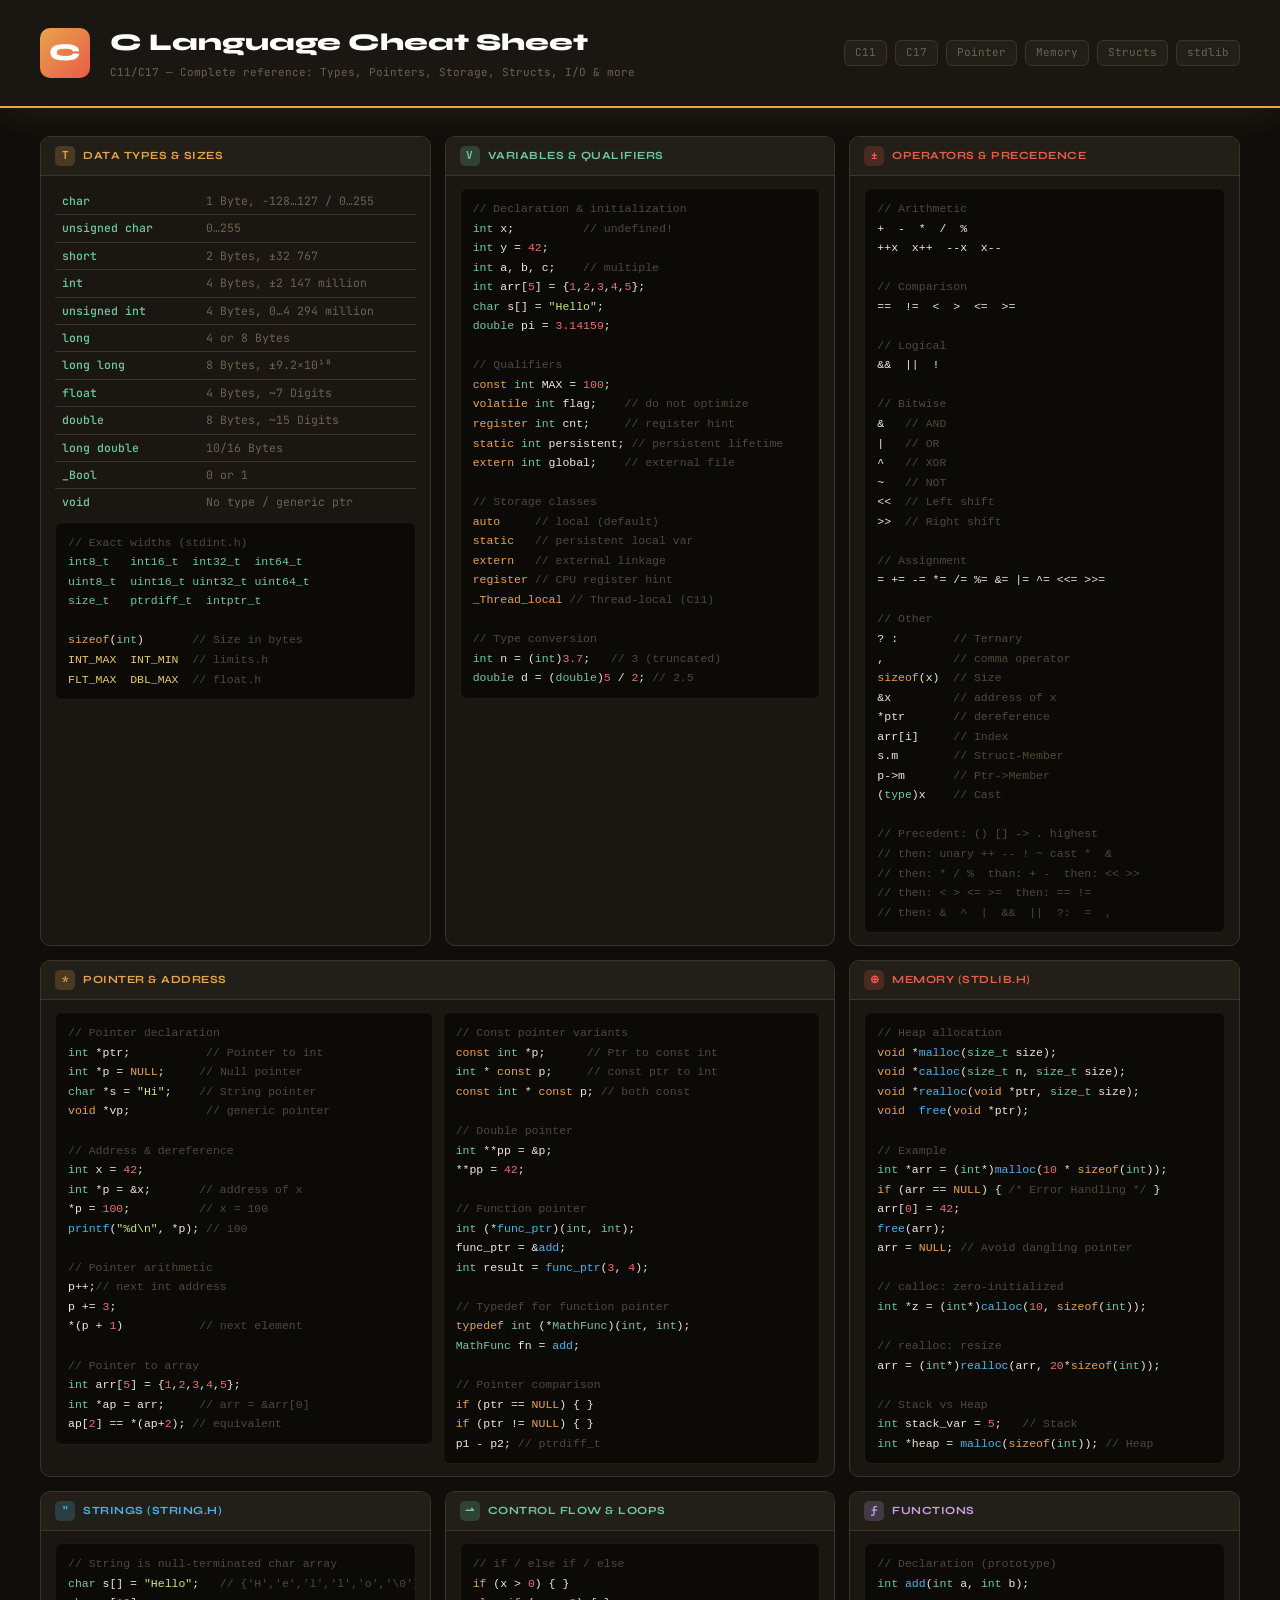
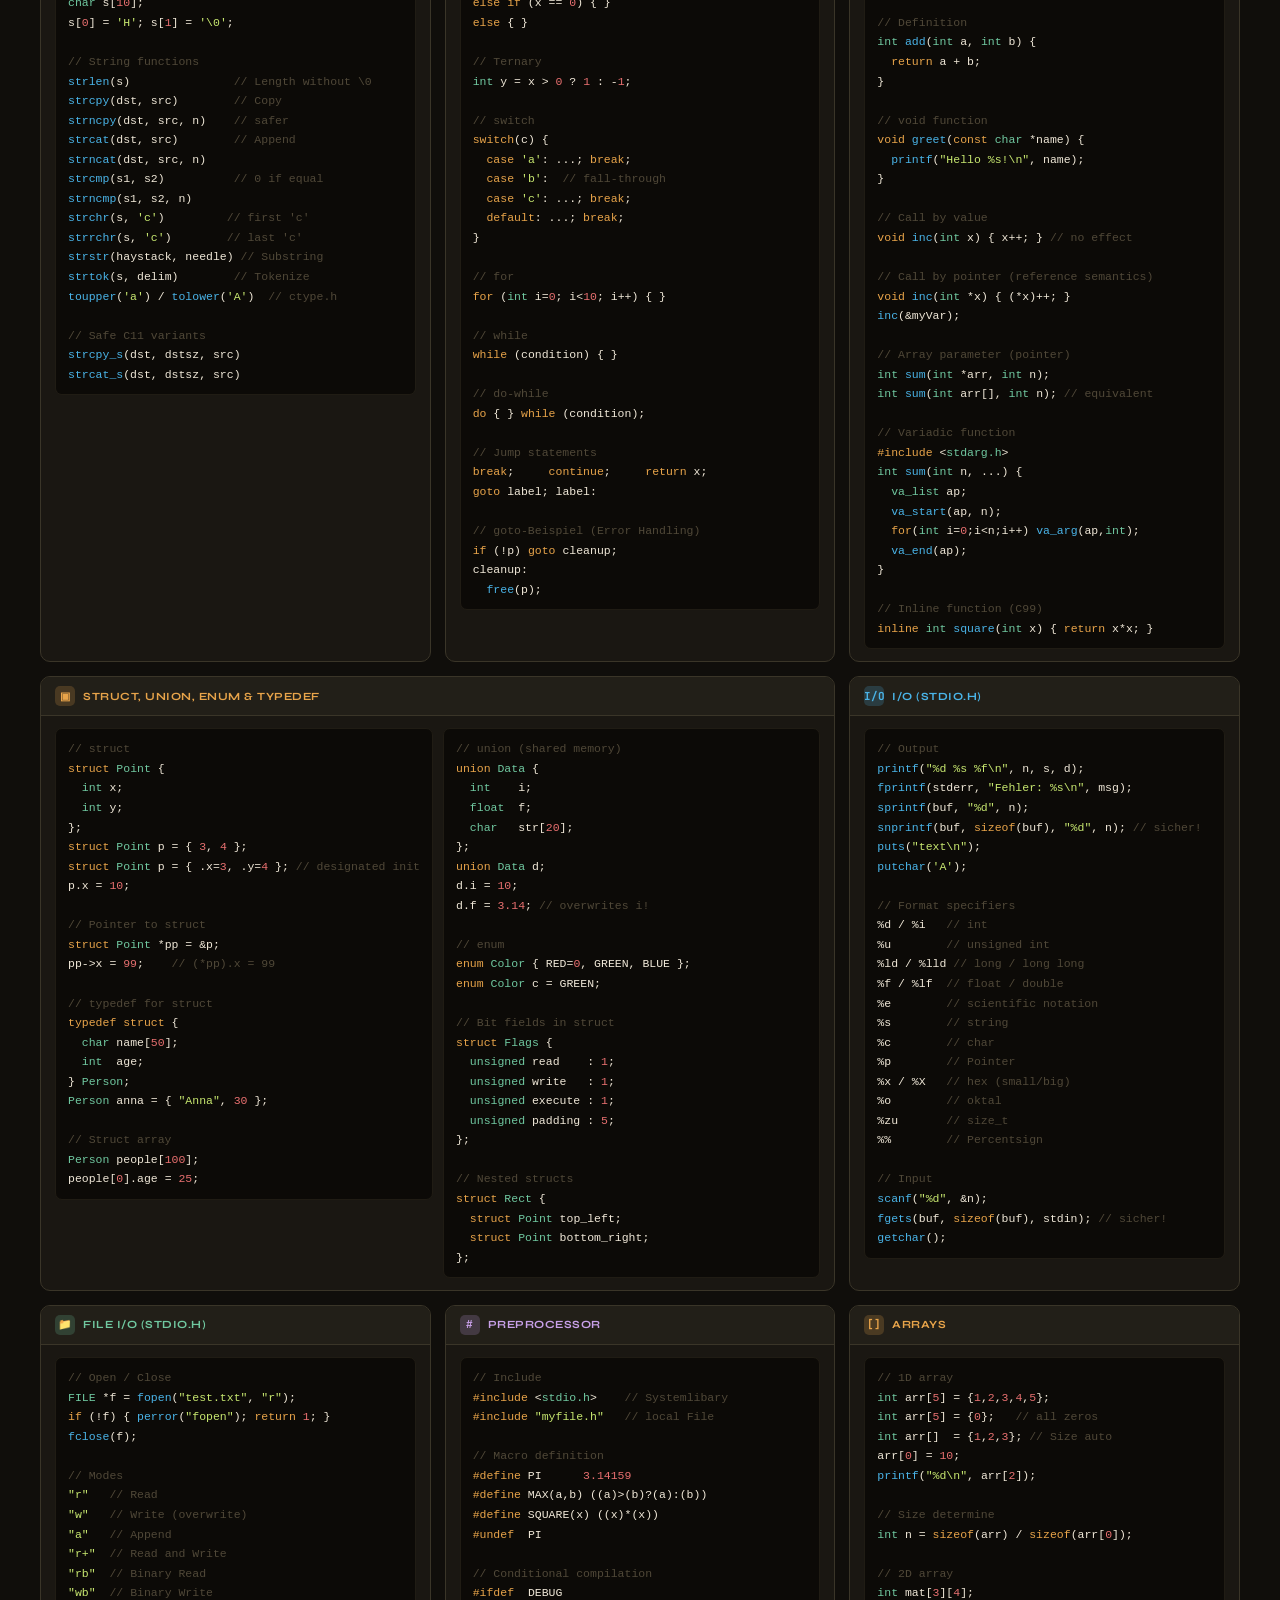
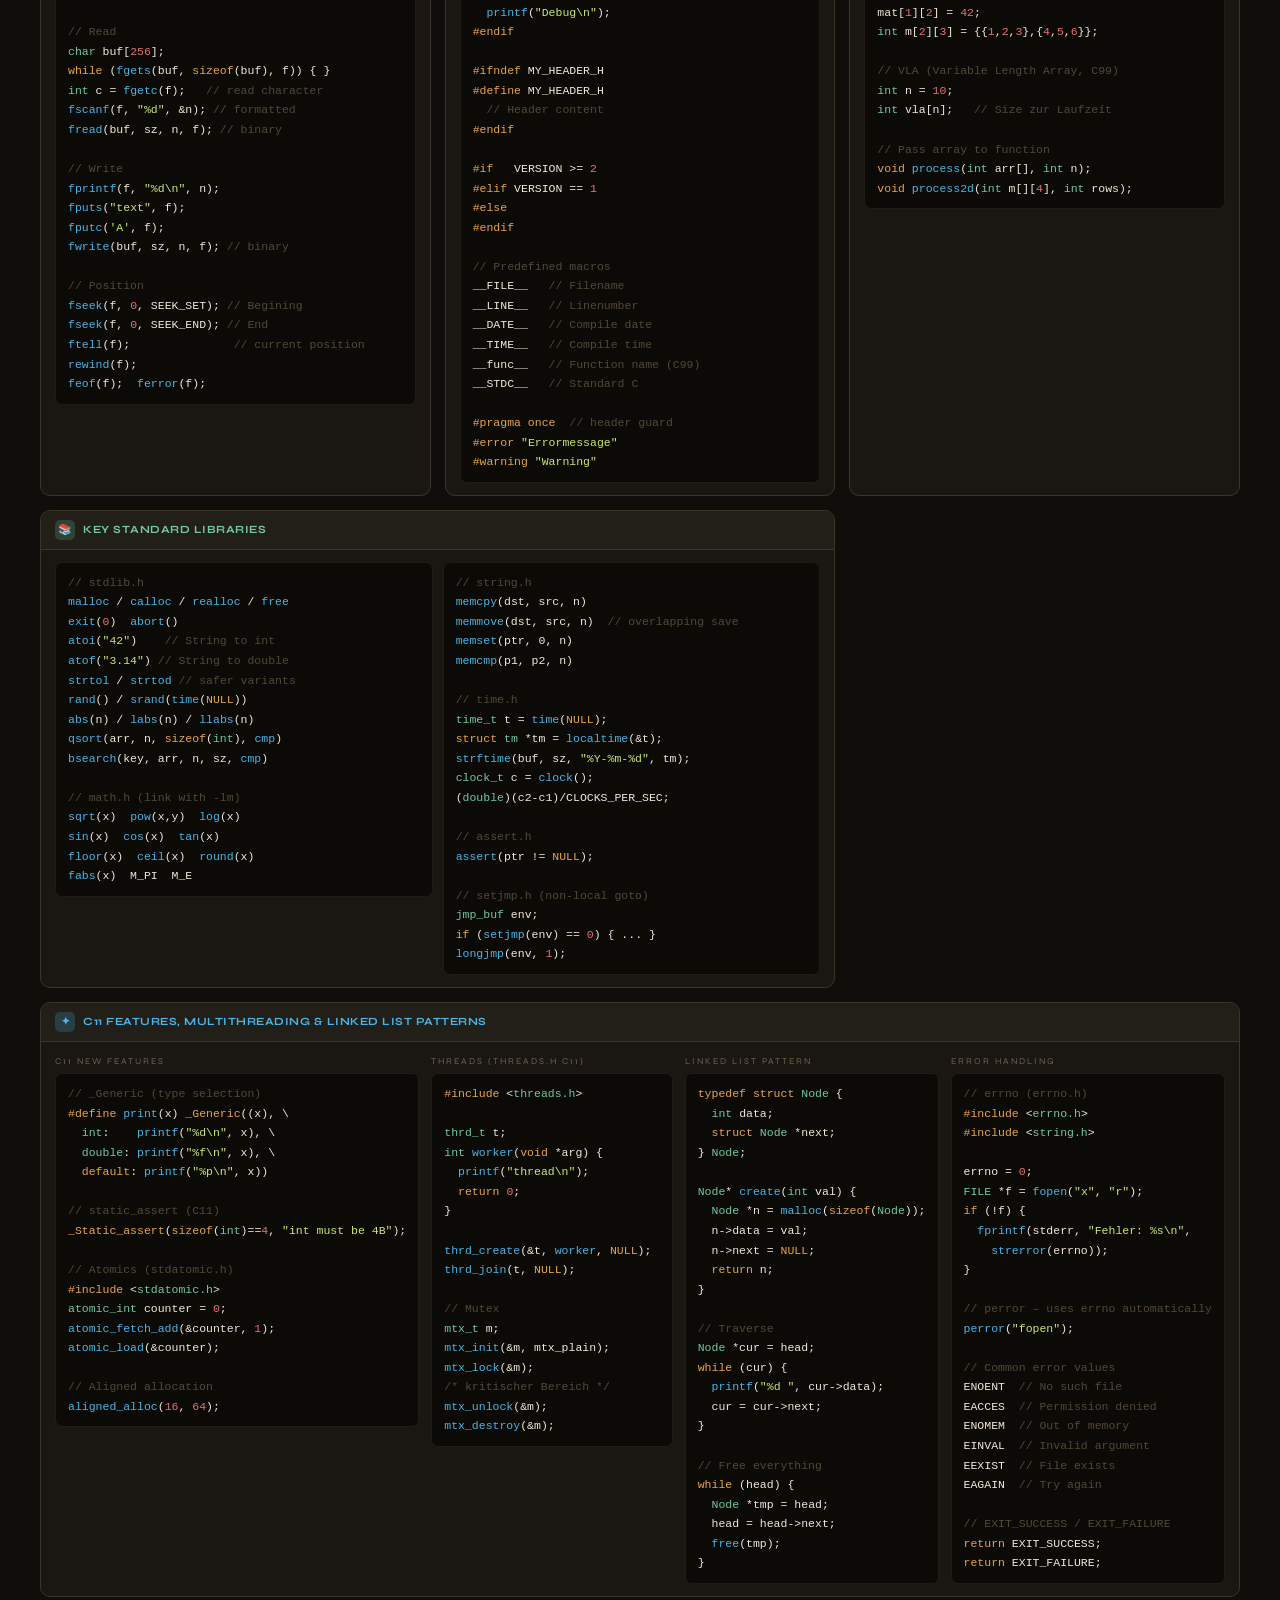
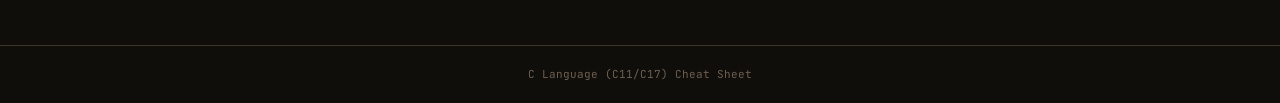
<file: c-cheatsheet.html>
<!DOCTYPE html>
<html lang="en">
<head>
<meta charset="UTF-8">
<meta name="viewport" content="width=device-width, initial-scale=1.0">
<title>C Language Cheat Sheet</title>
<link href="https://fonts.googleapis.com/css2?family=JetBrains+Mono:wght@300;400;500;700&family=Syne:wght@400;700;800&display=swap" rel="stylesheet">
<style>
  :root {
    --bg: #100e0b;
    --surface: #1a1712;
    --surface2: #221f18;
    --border: #3a3528;
    --accent: #e8a44a;
    --accent2: #e85c4a;
    --accent3: #70c8a0;
    --accent4: #c8a0e8;
    --accent5: #4ab4e8;
    --text: #f0e8d8;
    --muted: #6e6050;
    --kw: #e8a44a;
    --type: #70c8a0;
    --string: #c8e870;
    --num: #e87070;
    --comment: #504838;
    --fn: #4ab4e8;
    --op: #e8c870;
  }
  * { margin: 0; padding: 0; box-sizing: border-box; }
  body { font-family: 'JetBrains Mono', monospace; background: var(--bg); color: var(--text); line-height: 1.6; font-size: 13px; }
  header { background: var(--surface); border-bottom: 2px solid var(--accent); padding: 24px 40px; display: flex; align-items: center; gap: 20px; position: sticky; top: 0; z-index: 100; box-shadow: 0 4px 40px rgba(232,164,74,0.1); }
  .logo { width: 50px; height: 50px; background: linear-gradient(135deg, var(--accent), var(--accent2)); border-radius: 10px; display: flex; align-items: center; justify-content: center; font-family: 'Syne', sans-serif; font-weight: 800; font-size: 24px; color: #fff; flex-shrink: 0; }
  header h1 { font-family: 'Syne', sans-serif; font-size: 24px; font-weight: 800; color: #fff; }
  header p { color: var(--muted); font-size: 11px; margin-top: 2px; }
  .tag-row { margin-left: auto; display: flex; gap: 8px; flex-wrap: wrap; }
  .tag { background: var(--surface2); border: 1px solid var(--border); border-radius: 6px; padding: 3px 10px; font-size: 11px; color: var(--muted); }
  .page { padding: 28px 40px; }
  .grid { display: grid; grid-template-columns: repeat(3, 1fr); gap: 14px; }
  .col-2 { grid-column: span 2; }
  .col-3 { grid-column: span 3; }
  .card { background: var(--surface); border: 1px solid var(--border); border-radius: 10px; overflow: hidden; transition: border-color 0.2s; }
  .card:hover { border-color: var(--accent); }
  .card-header { padding: 9px 14px; display: flex; align-items: center; gap: 8px; border-bottom: 1px solid var(--border); background: var(--surface2); }
  .card-icon { width: 20px; height: 20px; border-radius: 5px; display: flex; align-items: center; justify-content: center; font-size: 11px; font-weight: 700; flex-shrink: 0; }
  .card-title { font-family: 'Syne', sans-serif; font-size: 11px; font-weight: 700; letter-spacing: 0.5px; text-transform: uppercase; }
  .card-body { padding: 12px 14px; }
  pre { background: #0c0a07; border-radius: 7px; padding: 10px 12px; overflow-x: auto; font-size: 11.5px; line-height: 1.7; margin-bottom: 8px; border: 1px solid #201c14; }
  pre:last-child { margin-bottom: 0; }
  .kw { color: var(--kw); } .ty { color: var(--type); } .st { color: var(--string); } .nm { color: var(--num); } .cm { color: var(--comment); } .fn { color: var(--fn); } .op { color: var(--op); }
  .kv-table { width: 100%; border-collapse: collapse; font-size: 11.5px; margin-bottom: 6px; }
  .kv-table td { padding: 4px 7px; border-bottom: 1px solid var(--border); vertical-align: top; }
  .kv-table tr:last-child td { border-bottom: none; }
  .kv-table td:first-child { color: var(--type); white-space: nowrap; font-weight: 500; width: 40%; }
  .kv-table td:last-child { color: var(--muted); }
  .section-label { font-family: 'Syne', sans-serif; font-size: 9px; text-transform: uppercase; letter-spacing: 2px; color: var(--muted); margin: 10px 0 5px; }
  .section-label:first-child { margin-top: 0; }
  .c-amber  .card-icon { background: rgba(232,164,74,0.2); color: var(--accent); }
  .c-red    .card-icon { background: rgba(232,92,74,0.2);  color: var(--accent2); }
  .c-green  .card-icon { background: rgba(112,200,160,0.2); color: var(--accent3); }
  .c-purple .card-icon { background: rgba(200,160,232,0.2); color: var(--accent4); }
  .c-blue   .card-icon { background: rgba(74,180,232,0.2);  color: var(--accent5); }
  .c-amber  .card-title { color: var(--accent); }
  .c-red    .card-title { color: var(--accent2); }
  .c-green  .card-title { color: var(--accent3); }
  .c-purple .card-title { color: var(--accent4); }
  .c-blue   .card-title { color: var(--accent5); }
  footer { text-align: center; padding: 20px; color: var(--muted); font-size: 11px; border-top: 1px solid var(--border); margin-top: 20px; }
</style>
</head>
<body>
<header>
  <div class="logo">C</div>
  <div><h1>C Language Cheat Sheet</h1><p>C11/C17 — Complete reference: Types, Pointers, Storage, Structs, I/O & more</p></div>
  <div class="tag-row"><span class="tag">C11</span><span class="tag">C17</span><span class="tag">Pointer</span><span class="tag">Memory</span><span class="tag">Structs</span><span class="tag">stdlib</span></div>
</header>
<div class="page"><div class="grid">

<!-- Datatypes -->
<div class="card c-amber">
  <div class="card-header"><div class="card-icon">T</div><span class="card-title">Data Types &amp; Sizes</span></div>
  <div class="card-body">
    <table class="kv-table">
      <tr><td>char</td><td>1 Byte, -128…127 / 0…255</td></tr>
      <tr><td>unsigned char</td><td>0…255</td></tr>
      <tr><td>short</td><td>2 Bytes, ±32 767</td></tr>
      <tr><td>int</td><td>4 Bytes, ±2 147 million</td></tr>
      <tr><td>unsigned int</td><td>4 Bytes, 0…4 294 million</td></tr>
      <tr><td>long</td><td>4 or 8 Bytes</td></tr>
      <tr><td>long long</td><td>8 Bytes, ±9.2×10¹⁸</td></tr>
      <tr><td>float</td><td>4 Bytes, ~7 Digits</td></tr>
      <tr><td>double</td><td>8 Bytes, ~15 Digits</td></tr>
      <tr><td>long double</td><td>10/16 Bytes</td></tr>
      <tr><td>_Bool</td><td>0 or 1</td></tr>
      <tr><td>void</td><td>No type / generic ptr</td></tr>
    </table>
<pre><span class="cm">// Exact widths (stdint.h)</span>
<span class="ty">int8_t</span>   <span class="ty">int16_t</span>  <span class="ty">int32_t</span>  <span class="ty">int64_t</span>
<span class="ty">uint8_t</span>  <span class="ty">uint16_t</span> <span class="ty">uint32_t</span> <span class="ty">uint64_t</span>
<span class="ty">size_t</span>   <span class="ty">ptrdiff_t</span>  <span class="ty">intptr_t</span>

<span class="kw">sizeof</span>(<span class="ty">int</span>)       <span class="cm">// Size in bytes</span>
<span class="op">INT_MAX</span>  <span class="op">INT_MIN</span>  <span class="cm">// limits.h</span>
<span class="op">FLT_MAX</span>  <span class="op">DBL_MAX</span>  <span class="cm">// float.h</span></pre>
  </div>
</div>

<!-- VARIABLES & DECLARATION -->
<div class="card c-green">
  <div class="card-header"><div class="card-icon">V</div><span class="card-title">Variables &amp; Qualifiers</span></div>
  <div class="card-body">
<pre><span class="cm">// Declaration &amp; initialization</span>
<span class="ty">int</span> x;          <span class="cm">// undefined!</span>
<span class="ty">int</span> y = <span class="nm">42</span>;
<span class="ty">int</span> a, b, c;    <span class="cm">// multiple</span>
<span class="ty">int</span> arr[<span class="nm">5</span>] = {<span class="nm">1</span>,<span class="nm">2</span>,<span class="nm">3</span>,<span class="nm">4</span>,<span class="nm">5</span>};
<span class="ty">char</span> s[] = <span class="st">"Hello"</span>;
<span class="ty">double</span> pi = <span class="nm">3.14159</span>;

<span class="cm">// Qualifiers</span>
<span class="kw">const</span> <span class="ty">int</span> MAX = <span class="nm">100</span>;
<span class="kw">volatile</span> <span class="ty">int</span> flag;    <span class="cm">// do not optimize</span>
<span class="kw">register</span> <span class="ty">int</span> cnt;     <span class="cm">// register hint</span>
<span class="kw">static</span> <span class="ty">int</span> persistent; <span class="cm">// persistent lifetime</span>
<span class="kw">extern</span> <span class="ty">int</span> global;    <span class="cm">// external file</span>

<span class="cm">// Storage classes</span>
<span class="kw">auto</span>     <span class="cm">// local (default)</span>
<span class="kw">static</span>   <span class="cm">// persistent local var</span>
<span class="kw">extern</span>   <span class="cm">// external linkage</span>
<span class="kw">register</span> <span class="cm">// CPU register hint</span>
<span class="kw">_Thread_local</span> <span class="cm">// Thread-local (C11)</span>

<span class="cm">// Type conversion</span>
<span class="ty">int</span> n = (<span class="ty">int</span>)<span class="nm">3.7</span>;   <span class="cm">// 3 (truncated)</span>
<span class="ty">double</span> d = (<span class="ty">double</span>)<span class="nm">5</span> / <span class="nm">2</span>; <span class="cm">// 2.5</span></pre>
  </div>
</div>

<!-- Operators -->
<div class="card c-red">
  <div class="card-header"><div class="card-icon">±</div><span class="card-title">Operators &amp; Precedence</span></div>
  <div class="card-body">
<pre><span class="cm">// Arithmetic</span>
+  -  *  /  %
++x  x++  --x  x--

<span class="cm">// Comparison</span>
==  !=  &lt;  &gt;  &lt;=  &gt;=

<span class="cm">// Logical</span>
&amp;&amp;  ||  !

<span class="cm">// Bitwise</span>
&amp;   <span class="cm">// AND</span>
|   <span class="cm">// OR</span>
^   <span class="cm">// XOR</span>
~   <span class="cm">// NOT</span>
&lt;&lt;  <span class="cm">// Left shift</span>
&gt;&gt;  <span class="cm">// Right shift</span>

<span class="cm">// Assignment</span>
= += -= *= /= %= &amp;= |= ^= &lt;&lt;= &gt;&gt;=

<span class="cm">// Other</span>
? :        <span class="cm">// Ternary</span>
,          <span class="cm">// comma operator</span>
<span class="kw">sizeof</span>(x)  <span class="cm">// Size</span>
&amp;x         <span class="cm">// address of x</span>
*ptr       <span class="cm">// dereference</span>
arr[i]     <span class="cm">// Index</span>
s.m        <span class="cm">// Struct-Member</span>
p->m       <span class="cm">// Ptr->Member</span>
(<span class="ty">type</span>)x    <span class="cm">// Cast</span>

<span class="cm">// Precedent: () [] -> . highest</span>
<span class="cm">// then: unary ++ -- ! ~ cast *  &amp;</span>
<span class="cm">// then: * / %  than: + -  then: &lt;&lt; &gt;&gt;</span>
<span class="cm">// then: &lt; &gt; &lt;= &gt;=  then: == !=</span>
<span class="cm">// then: &amp;  ^  |  &amp;&amp;  ||  ?:  =  ,</span></pre>
  </div>
</div>

<!-- POINTER -->
<div class="card c-amber col-2">
  <div class="card-header"><div class="card-icon">*</div><span class="card-title">Pointer &amp; Address</span></div>
  <div class="card-body">
    <div style="display:grid;grid-template-columns:1fr 1fr;gap:10px;">
      <div>
<pre><span class="cm">// Pointer declaration</span>
<span class="ty">int</span> *ptr;           <span class="cm">// Pointer to int</span>
<span class="ty">int</span> *p = <span class="kw">NULL</span>;     <span class="cm">// Null pointer</span>
<span class="ty">char</span> *s = <span class="st">"Hi"</span>;    <span class="cm">// String pointer</span>
<span class="kw">void</span> *vp;           <span class="cm">// generic pointer</span>

<span class="cm">// Address &amp; dereference</span>
<span class="ty">int</span> x = <span class="nm">42</span>;
<span class="ty">int</span> *p = &amp;x;       <span class="cm">// address of x</span>
*p = <span class="nm">100</span>;          <span class="cm">// x = 100</span>
<span class="fn">printf</span>(<span class="st">"%d\n"</span>, *p); <span class="cm">// 100</span>

<span class="cm">// Pointer arithmetic</span>
p++;<span class="cm">// next int address</span>
p += <span class="nm">3</span>;
*(p + <span class="nm">1</span>)           <span class="cm">// next element</span>

<span class="cm">// Pointer to array</span>
<span class="ty">int</span> arr[<span class="nm">5</span>] = {<span class="nm">1</span>,<span class="nm">2</span>,<span class="nm">3</span>,<span class="nm">4</span>,<span class="nm">5</span>};
<span class="ty">int</span> *ap = arr;     <span class="cm">// arr = &arr[0]</span>
ap[<span class="nm">2</span>] == *(ap+<span class="nm">2</span>); <span class="cm">// equivalent</span></pre>
      </div>
      <div>
<pre><span class="cm">// Const pointer variants</span>
<span class="kw">const</span> <span class="ty">int</span> *p;      <span class="cm">// Ptr to const int</span>
<span class="ty">int</span> * <span class="kw">const</span> p;     <span class="cm">// const ptr to int</span>
<span class="kw">const</span> <span class="ty">int</span> * <span class="kw">const</span> p; <span class="cm">// both const</span>

<span class="cm">// Double pointer</span>
<span class="ty">int</span> **pp = &amp;p;
**pp = <span class="nm">42</span>;

<span class="cm">// Function pointer</span>
<span class="ty">int</span> (*<span class="fn">func_ptr</span>)(<span class="ty">int</span>, <span class="ty">int</span>);
func_ptr = &amp;<span class="fn">add</span>;
<span class="ty">int</span> result = <span class="fn">func_ptr</span>(<span class="nm">3</span>, <span class="nm">4</span>);

<span class="cm">// Typedef for function pointer</span>
<span class="kw">typedef</span> <span class="ty">int</span> (*<span class="ty">MathFunc</span>)(<span class="ty">int</span>, <span class="ty">int</span>);
<span class="ty">MathFunc</span> fn = <span class="fn">add</span>;

<span class="cm">// Pointer comparison</span>
<span class="kw">if</span> (ptr == <span class="kw">NULL</span>) { }
<span class="kw">if</span> (ptr != <span class="kw">NULL</span>) { }
p1 - p2; <span class="cm">// ptrdiff_t</span></pre>
      </div>
    </div>
  </div>
</div>

<!-- STORAGEMANAGEMENT -->
<div class="card c-red">
  <div class="card-header"><div class="card-icon">⊕</div><span class="card-title">Memory (stdlib.h)</span></div>
  <div class="card-body">
<pre><span class="cm">// Heap allocation</span>
<span class="kw">void</span> *<span class="fn">malloc</span>(<span class="ty">size_t</span> size);
<span class="kw">void</span> *<span class="fn">calloc</span>(<span class="ty">size_t</span> n, <span class="ty">size_t</span> size);
<span class="kw">void</span> *<span class="fn">realloc</span>(<span class="kw">void</span> *ptr, <span class="ty">size_t</span> size);
<span class="kw">void</span>  <span class="fn">free</span>(<span class="kw">void</span> *ptr);

<span class="cm">// Example</span>
<span class="ty">int</span> *arr = (<span class="ty">int</span>*)<span class="fn">malloc</span>(<span class="nm">10</span> * <span class="kw">sizeof</span>(<span class="ty">int</span>));
<span class="kw">if</span> (arr == <span class="kw">NULL</span>) { <span class="cm">/* Error Handling */</span> }
arr[<span class="nm">0</span>] = <span class="nm">42</span>;
<span class="fn">free</span>(arr);
arr = <span class="kw">NULL</span>; <span class="cm">// Avoid dangling pointer</span>

<span class="cm">// calloc: zero-initialized</span>
<span class="ty">int</span> *z = (<span class="ty">int</span>*)<span class="fn">calloc</span>(<span class="nm">10</span>, <span class="kw">sizeof</span>(<span class="ty">int</span>));

<span class="cm">// realloc: resize</span>
arr = (<span class="ty">int</span>*)<span class="fn">realloc</span>(arr, <span class="nm">20</span>*<span class="kw">sizeof</span>(<span class="ty">int</span>));

<span class="cm">// Stack vs Heap</span>
<span class="ty">int</span> stack_var = <span class="nm">5</span>;   <span class="cm">// Stack</span>
<span class="ty">int</span> *heap = <span class="fn">malloc</span>(<span class="kw">sizeof</span>(<span class="ty">int</span>)); <span class="cm">// Heap</span></pre>
  </div>
</div>

<!-- STRINGS -->
<div class="card c-blue">
  <div class="card-header"><div class="card-icon">"</div><span class="card-title">Strings (string.h)</span></div>
  <div class="card-body">
<pre><span class="cm">// String is null-terminated char array</span>
<span class="ty">char</span> s[] = <span class="st">"Hello"</span>;   <span class="cm">// {'H','e','l','l','o','\0'}</span>
<span class="ty">char</span> s[<span class="nm">10</span>];
s[<span class="nm">0</span>] = <span class="st">'H'</span>; s[<span class="nm">1</span>] = <span class="st">'\0'</span>;

<span class="cm">// String functions</span>
<span class="fn">strlen</span>(s)               <span class="cm">// Length without \0</span>
<span class="fn">strcpy</span>(dst, src)        <span class="cm">// Copy</span>
<span class="fn">strncpy</span>(dst, src, n)    <span class="cm">// safer</span>
<span class="fn">strcat</span>(dst, src)        <span class="cm">// Append</span>
<span class="fn">strncat</span>(dst, src, n)
<span class="fn">strcmp</span>(s1, s2)          <span class="cm">// 0 if equal</span>
<span class="fn">strncmp</span>(s1, s2, n)
<span class="fn">strchr</span>(s, <span class="st">'c'</span>)         <span class="cm">// first 'c'</span>
<span class="fn">strrchr</span>(s, <span class="st">'c'</span>)        <span class="cm">// last 'c'</span>
<span class="fn">strstr</span>(haystack, needle) <span class="cm">// Substring</span>
<span class="fn">strtok</span>(s, delim)        <span class="cm">// Tokenize</span>
<span class="fn">toupper</span>(<span class="st">'a'</span>) / <span class="fn">tolower</span>(<span class="st">'A'</span>)  <span class="cm">// ctype.h</span>

<span class="cm">// Safe C11 variants</span>
<span class="fn">strcpy_s</span>(dst, dstsz, src)
<span class="fn">strcat_s</span>(dst, dstsz, src)</pre>
  </div>
</div>

<!-- CONTROLFLOW -->
<div class="card c-green">
  <div class="card-header"><div class="card-icon">⇀</div><span class="card-title">Control Flow &amp; Loops</span></div>
  <div class="card-body">
<pre><span class="cm">// if / else if / else</span>
<span class="kw">if</span> (x &gt; <span class="nm">0</span>) { }
<span class="kw">else if</span> (x == <span class="nm">0</span>) { }
<span class="kw">else</span> { }

<span class="cm">// Ternary</span>
<span class="ty">int</span> y = x &gt; <span class="nm">0</span> ? <span class="nm">1</span> : -<span class="nm">1</span>;

<span class="cm">// switch</span>
<span class="kw">switch</span>(c) {
  <span class="kw">case</span> <span class="st">'a'</span>: ...; <span class="kw">break</span>;
  <span class="kw">case</span> <span class="st">'b'</span>:  <span class="cm">// fall-through</span>
  <span class="kw">case</span> <span class="st">'c'</span>: ...; <span class="kw">break</span>;
  <span class="kw">default</span>: ...; <span class="kw">break</span>;
}

<span class="cm">// for</span>
<span class="kw">for</span> (<span class="ty">int</span> i=<span class="nm">0</span>; i&lt;<span class="nm">10</span>; i++) { }

<span class="cm">// while</span>
<span class="kw">while</span> (condition) { }

<span class="cm">// do-while</span>
<span class="kw">do</span> { } <span class="kw">while</span> (condition);

<span class="cm">// Jump statements</span>
<span class="kw">break</span>;     <span class="kw">continue</span>;     <span class="kw">return</span> x;
<span class="kw">goto</span> label; label:

<span class="cm">// goto-Beispiel (Error Handling)</span>
<span class="kw">if</span> (!p) <span class="kw">goto</span> cleanup;
cleanup:
  <span class="fn">free</span>(p);</pre>
  </div>
</div>

<!-- FUNCTIONS -->
<div class="card c-purple">
  <div class="card-header"><div class="card-icon">ƒ</div><span class="card-title">Functions</span></div>
  <div class="card-body">
<pre><span class="cm">// Declaration (prototype)</span>
<span class="ty">int</span> <span class="fn">add</span>(<span class="ty">int</span> a, <span class="ty">int</span> b);

<span class="cm">// Definition</span>
<span class="ty">int</span> <span class="fn">add</span>(<span class="ty">int</span> a, <span class="ty">int</span> b) {
  <span class="kw">return</span> a + b;
}

<span class="cm">// void function</span>
<span class="kw">void</span> <span class="fn">greet</span>(<span class="kw">const</span> <span class="ty">char</span> *name) {
  <span class="fn">printf</span>(<span class="st">"Hello %s!\n"</span>, name);
}

<span class="cm">// Call by value</span>
<span class="kw">void</span> <span class="fn">inc</span>(<span class="ty">int</span> x) { x++; } <span class="cm">// no effect</span>

<span class="cm">// Call by pointer (reference semantics)</span>
<span class="kw">void</span> <span class="fn">inc</span>(<span class="ty">int</span> *x) { (*x)++; }
<span class="fn">inc</span>(&amp;myVar);

<span class="cm">// Array parameter (pointer)</span>
<span class="ty">int</span> <span class="fn">sum</span>(<span class="ty">int</span> *arr, <span class="ty">int</span> n);
<span class="ty">int</span> <span class="fn">sum</span>(<span class="ty">int</span> arr[], <span class="ty">int</span> n); <span class="cm">// equivalent</span>

<span class="cm">// Variadic function</span>
<span class="kw">#include</span> &lt;<span class="ty">stdarg.h</span>&gt;
<span class="ty">int</span> <span class="fn">sum</span>(<span class="ty">int</span> n, ...) {
  <span class="ty">va_list</span> ap;
  <span class="fn">va_start</span>(ap, n);
  <span class="kw">for</span>(<span class="ty">int</span> i=<span class="nm">0</span>;i&lt;n;i++) <span class="fn">va_arg</span>(ap,<span class="ty">int</span>);
  <span class="fn">va_end</span>(ap);
}

<span class="cm">// Inline function (C99)</span>
<span class="kw">inline</span> <span class="ty">int</span> <span class="fn">square</span>(<span class="ty">int</span> x) { <span class="kw">return</span> x*x; }</pre>
  </div>
</div>

<!-- STRUCT, UNION, ENUM -->
<div class="card c-amber col-2">
  <div class="card-header"><div class="card-icon">▣</div><span class="card-title">struct, union, enum &amp; typedef</span></div>
  <div class="card-body">
    <div style="display:grid;grid-template-columns:1fr 1fr;gap:10px;">
      <div>
<pre><span class="cm">// struct</span>
<span class="kw">struct</span> <span class="ty">Point</span> {
  <span class="ty">int</span> x;
  <span class="ty">int</span> y;
};
<span class="kw">struct</span> <span class="ty">Point</span> p = { <span class="nm">3</span>, <span class="nm">4</span> };
<span class="kw">struct</span> <span class="ty">Point</span> p = { .x=<span class="nm">3</span>, .y=<span class="nm">4</span> }; <span class="cm">// designated init</span>
p.x = <span class="nm">10</span>;

<span class="cm">// Pointer to struct</span>
<span class="kw">struct</span> <span class="ty">Point</span> *pp = &amp;p;
pp->x = <span class="nm">99</span>;    <span class="cm">// (*pp).x = 99</span>

<span class="cm">// typedef for struct</span>
<span class="kw">typedef struct</span> {
  <span class="ty">char</span> name[<span class="nm">50</span>];
  <span class="ty">int</span>  age;
} <span class="ty">Person</span>;
<span class="ty">Person</span> anna = { <span class="st">"Anna"</span>, <span class="nm">30</span> };

<span class="cm">// Struct array</span>
<span class="ty">Person</span> people[<span class="nm">100</span>];
people[<span class="nm">0</span>].age = <span class="nm">25</span>;</pre>
      </div>
      <div>
<pre><span class="cm">// union (shared memory)</span>
<span class="kw">union</span> <span class="ty">Data</span> {
  <span class="ty">int</span>    i;
  <span class="ty">float</span>  f;
  <span class="ty">char</span>   str[<span class="nm">20</span>];
};
<span class="kw">union</span> <span class="ty">Data</span> d;
d.i = <span class="nm">10</span>;
d.f = <span class="nm">3.14</span>; <span class="cm">// overwrites i!</span>

<span class="cm">// enum</span>
<span class="kw">enum</span> <span class="ty">Color</span> { RED=<span class="nm">0</span>, GREEN, BLUE };
<span class="kw">enum</span> <span class="ty">Color</span> c = GREEN;

<span class="cm">// Bit fields in struct</span>
<span class="kw">struct</span> <span class="ty">Flags</span> {
  <span class="ty">unsigned</span> read    : <span class="nm">1</span>;
  <span class="ty">unsigned</span> write   : <span class="nm">1</span>;
  <span class="ty">unsigned</span> execute : <span class="nm">1</span>;
  <span class="ty">unsigned</span> padding : <span class="nm">5</span>;
};

<span class="cm">// Nested structs</span>
<span class="kw">struct</span> <span class="ty">Rect</span> {
  <span class="kw">struct</span> <span class="ty">Point</span> top_left;
  <span class="kw">struct</span> <span class="ty">Point</span> bottom_right;
};</pre>
      </div>
    </div>
  </div>
</div>

<!-- I/O -->
<div class="card c-blue">
  <div class="card-header"><div class="card-icon">I/O</div><span class="card-title">I/O (stdio.h)</span></div>
  <div class="card-body">
<pre><span class="cm">// Output</span>
<span class="fn">printf</span>(<span class="st">"%d %s %f\n"</span>, n, s, d);
<span class="fn">fprintf</span>(stderr, <span class="st">"Fehler: %s\n"</span>, msg);
<span class="fn">sprintf</span>(buf, <span class="st">"%d"</span>, n);
<span class="fn">snprintf</span>(buf, <span class="kw">sizeof</span>(buf), <span class="st">"%d"</span>, n); <span class="cm">// sicher!</span>
<span class="fn">puts</span>(<span class="st">"text\n"</span>);
<span class="fn">putchar</span>(<span class="st">'A'</span>);

<span class="cm">// Format specifiers</span>
%d / %i   <span class="cm">// int</span>
%u        <span class="cm">// unsigned int</span>
%ld / %lld <span class="cm">// long / long long</span>
%f / %lf  <span class="cm">// float / double</span>
%e        <span class="cm">// scientific notation</span>
%s        <span class="cm">// string</span>
%c        <span class="cm">// char</span>
%p        <span class="cm">// Pointer</span>
%x / %X   <span class="cm">// hex (small/big)</span>
%o        <span class="cm">// oktal</span>
%zu       <span class="cm">// size_t</span>
%%        <span class="cm">// Percentsign</span>

<span class="cm">// Input</span>
<span class="fn">scanf</span>(<span class="st">"%d"</span>, &amp;n);
<span class="fn">fgets</span>(buf, <span class="kw">sizeof</span>(buf), stdin); <span class="cm">// sicher!</span>
<span class="fn">getchar</span>();</pre>
  </div>
</div>

<!-- FILE I/O -->
<div class="card c-green">
  <div class="card-header"><div class="card-icon">📁</div><span class="card-title">File I/O (stdio.h)</span></div>
  <div class="card-body">
<pre><span class="cm">// Open / Close</span>
<span class="ty">FILE</span> *f = <span class="fn">fopen</span>(<span class="st">"test.txt"</span>, <span class="st">"r"</span>);
<span class="kw">if</span> (!f) { <span class="fn">perror</span>(<span class="st">"fopen"</span>); <span class="kw">return</span> <span class="nm">1</span>; }
<span class="fn">fclose</span>(f);

<span class="cm">// Modes</span>
<span class="st">"r"</span>   <span class="cm">// Read</span>
<span class="st">"w"</span>   <span class="cm">// Write (overwrite)</span>
<span class="st">"a"</span>   <span class="cm">// Append</span>
<span class="st">"r+"</span>  <span class="cm">// Read and Write</span>
<span class="st">"rb"</span>  <span class="cm">// Binary Read</span>
<span class="st">"wb"</span>  <span class="cm">// Binary Write</span>

<span class="cm">// Read</span>
<span class="ty">char</span> buf[<span class="nm">256</span>];
<span class="kw">while</span> (<span class="fn">fgets</span>(buf, <span class="kw">sizeof</span>(buf), f)) { }
<span class="ty">int</span> c = <span class="fn">fgetc</span>(f);   <span class="cm">// read character</span>
<span class="fn">fscanf</span>(f, <span class="st">"%d"</span>, &amp;n); <span class="cm">// formatted</span>
<span class="fn">fread</span>(buf, sz, n, f); <span class="cm">// binary</span>

<span class="cm">// Write</span>
<span class="fn">fprintf</span>(f, <span class="st">"%d\n"</span>, n);
<span class="fn">fputs</span>(<span class="st">"text"</span>, f);
<span class="fn">fputc</span>(<span class="st">'A'</span>, f);
<span class="fn">fwrite</span>(buf, sz, n, f); <span class="cm">// binary</span>

<span class="cm">// Position</span>
<span class="fn">fseek</span>(f, <span class="nm">0</span>, SEEK_SET); <span class="cm">// Begining</span>
<span class="fn">fseek</span>(f, <span class="nm">0</span>, SEEK_END); <span class="cm">// End</span>
<span class="fn">ftell</span>(f);               <span class="cm">// current position</span>
<span class="fn">rewind</span>(f);
<span class="fn">feof</span>(f);  <span class="fn">ferror</span>(f);</pre>
  </div>
</div>

<!-- PREPROCESSOR -->
<div class="card c-purple">
  <div class="card-header"><div class="card-icon">#</div><span class="card-title">Preprocessor</span></div>
  <div class="card-body">
<pre><span class="cm">// Include</span>
<span class="kw">#include</span> &lt;<span class="ty">stdio.h</span>&gt;    <span class="cm">// Systemlibary</span>
<span class="kw">#include</span> <span class="st">"myfile.h"</span>   <span class="cm">// local File</span>

<span class="cm">// Macro definition</span>
<span class="kw">#define</span> PI      <span class="nm">3.14159</span>
<span class="kw">#define</span> MAX(a,b) ((a)>(b)?(a):(b))
<span class="kw">#define</span> SQUARE(x) ((x)*(x))
<span class="kw">#undef</span>  PI

<span class="cm">// Conditional compilation</span>
<span class="kw">#ifdef</span>  DEBUG
  <span class="fn">printf</span>(<span class="st">"Debug\n"</span>);
<span class="kw">#endif</span>

<span class="kw">#ifndef</span> MY_HEADER_H
<span class="kw">#define</span> MY_HEADER_H
  <span class="cm">// Header content</span>
<span class="kw">#endif</span>

<span class="kw">#if</span>   VERSION &gt;= <span class="nm">2</span>
<span class="kw">#elif</span> VERSION == <span class="nm">1</span>
<span class="kw">#else</span>
<span class="kw">#endif</span>

<span class="cm">// Predefined macros</span>
__FILE__   <span class="cm">// Filename</span>
__LINE__   <span class="cm">// Linenumber</span>
__DATE__   <span class="cm">// Compile date</span>
__TIME__   <span class="cm">// Compile time</span>
__func__   <span class="cm">// Function name (C99)</span>
__STDC__   <span class="cm">// Standard C</span>

<span class="kw">#pragma once</span>  <span class="cm">// header guard</span>
<span class="kw">#error</span> <span class="st">"Errormessage"</span>
<span class="kw">#warning</span> <span class="st">"Warning"</span></pre>
  </div>
</div>

<!-- ARRAYS & MULTIDIMENSIONAL -->
<div class="card c-amber">
  <div class="card-header"><div class="card-icon">[]</div><span class="card-title">Arrays</span></div>
  <div class="card-body">
<pre><span class="cm">// 1D array</span>
<span class="ty">int</span> arr[<span class="nm">5</span>] = {<span class="nm">1</span>,<span class="nm">2</span>,<span class="nm">3</span>,<span class="nm">4</span>,<span class="nm">5</span>};
<span class="ty">int</span> arr[<span class="nm">5</span>] = {<span class="nm">0</span>};   <span class="cm">// all zeros</span>
<span class="ty">int</span> arr[]  = {<span class="nm">1</span>,<span class="nm">2</span>,<span class="nm">3</span>}; <span class="cm">// Size auto</span>
arr[<span class="nm">0</span>] = <span class="nm">10</span>;
<span class="fn">printf</span>(<span class="st">"%d\n"</span>, arr[<span class="nm">2</span>]);

<span class="cm">// Size determine</span>
<span class="ty">int</span> n = <span class="kw">sizeof</span>(arr) / <span class="kw">sizeof</span>(arr[<span class="nm">0</span>]);

<span class="cm">// 2D array</span>
<span class="ty">int</span> mat[<span class="nm">3</span>][<span class="nm">4</span>];
mat[<span class="nm">1</span>][<span class="nm">2</span>] = <span class="nm">42</span>;
<span class="ty">int</span> m[<span class="nm">2</span>][<span class="nm">3</span>] = {{<span class="nm">1</span>,<span class="nm">2</span>,<span class="nm">3</span>},{<span class="nm">4</span>,<span class="nm">5</span>,<span class="nm">6</span>}};

<span class="cm">// VLA (Variable Length Array, C99)</span>
<span class="ty">int</span> n = <span class="nm">10</span>;
<span class="ty">int</span> vla[n];   <span class="cm">// Size zur Laufzeit</span>

<span class="cm">// Pass array to function</span>
<span class="kw">void</span> <span class="fn">process</span>(<span class="ty">int</span> arr[], <span class="ty">int</span> n);
<span class="kw">void</span> <span class="fn">process2d</span>(<span class="ty">int</span> m[][<span class="nm">4</span>], <span class="ty">int</span> rows);</pre>
  </div>
</div>

<!-- IMPORTANT STDLIB -->
<div class="card c-green col-2">
  <div class="card-header"><div class="card-icon">📚</div><span class="card-title">Key Standard Libraries</span></div>
  <div class="card-body">
    <div style="display:grid;grid-template-columns:1fr 1fr;gap:10px;">
      <div>
<pre><span class="cm">// stdlib.h</span>
<span class="fn">malloc</span> / <span class="fn">calloc</span> / <span class="fn">realloc</span> / <span class="fn">free</span>
<span class="fn">exit</span>(<span class="nm">0</span>)  <span class="fn">abort</span>()
<span class="fn">atoi</span>(<span class="st">"42"</span>)    <span class="cm">// String to int</span>
<span class="fn">atof</span>(<span class="st">"3.14"</span>) <span class="cm">// String to double</span>
<span class="fn">strtol</span> / <span class="fn">strtod</span> <span class="cm">// safer variants</span>
<span class="fn">rand</span>() / <span class="fn">srand</span>(<span class="fn">time</span>(<span class="kw">NULL</span>))
<span class="fn">abs</span>(n) / <span class="fn">labs</span>(n) / <span class="fn">llabs</span>(n)
<span class="fn">qsort</span>(arr, n, <span class="kw">sizeof</span>(<span class="ty">int</span>), <span class="fn">cmp</span>)
<span class="fn">bsearch</span>(key, arr, n, sz, <span class="fn">cmp</span>)

<span class="cm">// math.h (link with -lm)</span>
<span class="fn">sqrt</span>(x)  <span class="fn">pow</span>(x,y)  <span class="fn">log</span>(x)
<span class="fn">sin</span>(x)  <span class="fn">cos</span>(x)  <span class="fn">tan</span>(x)
<span class="fn">floor</span>(x)  <span class="fn">ceil</span>(x)  <span class="fn">round</span>(x)
<span class="fn">fabs</span>(x)  M_PI  M_E</pre>
      </div>
      <div>
<pre><span class="cm">// string.h</span>
<span class="fn">memcpy</span>(dst, src, n)
<span class="fn">memmove</span>(dst, src, n)  <span class="cm">// overlapping save</span>
<span class="fn">memset</span>(ptr, 0, n)
<span class="fn">memcmp</span>(p1, p2, n)

<span class="cm">// time.h</span>
<span class="ty">time_t</span> t = <span class="fn">time</span>(<span class="kw">NULL</span>);
<span class="kw">struct</span> <span class="ty">tm</span> *tm = <span class="fn">localtime</span>(&amp;t);
<span class="fn">strftime</span>(buf, sz, <span class="st">"%Y-%m-%d"</span>, tm);
<span class="ty">clock_t</span> c = <span class="fn">clock</span>();
(<span class="ty">double</span>)(c2-c1)/CLOCKS_PER_SEC;

<span class="cm">// assert.h</span>
<span class="fn">assert</span>(ptr != <span class="kw">NULL</span>);

<span class="cm">// setjmp.h (non-local goto)</span>
<span class="ty">jmp_buf</span> env;
<span class="kw">if</span> (<span class="fn">setjmp</span>(env) == <span class="nm">0</span>) { ... }
<span class="fn">longjmp</span>(env, <span class="nm">1</span>);</pre>
      </div>
    </div>
  </div>
</div>

<!-- ADVANCED -->
<div class="card c-blue col-3">
  <div class="card-header"><div class="card-icon">✦</div><span class="card-title">C11 Features, Multithreading &amp; Linked List Patterns</span></div>
  <div class="card-body">
    <div style="display:grid;grid-template-columns:repeat(4,1fr);gap:12px;">
      <div>
        <div class="section-label">C11 New Features</div>
<pre><span class="cm">// _Generic (type selection)</span>
<span class="kw">#define</span> <span class="fn">print</span>(x) <span class="kw">_Generic</span>((x), \
  <span class="ty">int</span>:    <span class="fn">printf</span>(<span class="st">"%d\n"</span>, x), \
  <span class="ty">double</span>: <span class="fn">printf</span>(<span class="st">"%f\n"</span>, x), \
  <span class="kw">default</span>: <span class="fn">printf</span>(<span class="st">"%p\n"</span>, x))

<span class="cm">// static_assert (C11)</span>
<span class="kw">_Static_assert</span>(<span class="kw">sizeof</span>(<span class="ty">int</span>)==<span class="nm">4</span>, <span class="st">"int must be 4B"</span>);

<span class="cm">// Atomics (stdatomic.h)</span>
<span class="kw">#include</span> &lt;<span class="ty">stdatomic.h</span>&gt;
<span class="ty">atomic_int</span> counter = <span class="nm">0</span>;
<span class="fn">atomic_fetch_add</span>(&amp;counter, <span class="nm">1</span>);
<span class="fn">atomic_load</span>(&amp;counter);

<span class="cm">// Aligned allocation</span>
<span class="fn">aligned_alloc</span>(<span class="nm">16</span>, <span class="nm">64</span>);</pre>
      </div>
      <div>
        <div class="section-label">Threads (threads.h C11)</div>
<pre><span class="kw">#include</span> &lt;<span class="ty">threads.h</span>&gt;

<span class="ty">thrd_t</span> t;
<span class="ty">int</span> <span class="fn">worker</span>(<span class="kw">void</span> *arg) {
  <span class="fn">printf</span>(<span class="st">"thread\n"</span>);
  <span class="kw">return</span> <span class="nm">0</span>;
}

<span class="fn">thrd_create</span>(&amp;t, <span class="fn">worker</span>, <span class="kw">NULL</span>);
<span class="fn">thrd_join</span>(t, <span class="kw">NULL</span>);

<span class="cm">// Mutex</span>
<span class="ty">mtx_t</span> m;
<span class="fn">mtx_init</span>(&amp;m, mtx_plain);
<span class="fn">mtx_lock</span>(&amp;m);
<span class="cm">/* kritischer Bereich */</span>
<span class="fn">mtx_unlock</span>(&amp;m);
<span class="fn">mtx_destroy</span>(&amp;m);</pre>
      </div>
      <div>
        <div class="section-label">Linked List Pattern</div>
<pre><span class="kw">typedef struct</span> <span class="ty">Node</span> {
  <span class="ty">int</span> data;
  <span class="kw">struct</span> <span class="ty">Node</span> *next;
} <span class="ty">Node</span>;

<span class="ty">Node</span>* <span class="fn">create</span>(<span class="ty">int</span> val) {
  <span class="ty">Node</span> *n = <span class="fn">malloc</span>(<span class="kw">sizeof</span>(<span class="ty">Node</span>));
  n->data = val;
  n->next = <span class="kw">NULL</span>;
  <span class="kw">return</span> n;
}

<span class="cm">// Traverse</span>
<span class="ty">Node</span> *cur = head;
<span class="kw">while</span> (cur) {
  <span class="fn">printf</span>(<span class="st">"%d "</span>, cur->data);
  cur = cur->next;
}

<span class="cm">// Free everything</span>
<span class="kw">while</span> (head) {
  <span class="ty">Node</span> *tmp = head;
  head = head->next;
  <span class="fn">free</span>(tmp);
}</pre>
      </div>
      <div>
        <div class="section-label">Error Handling</div>
<pre><span class="cm">// errno (errno.h)</span>
<span class="kw">#include</span> &lt;<span class="ty">errno.h</span>&gt;
<span class="kw">#include</span> &lt;<span class="ty">string.h</span>&gt;

errno = <span class="nm">0</span>;
<span class="ty">FILE</span> *f = <span class="fn">fopen</span>(<span class="st">"x"</span>, <span class="st">"r"</span>);
<span class="kw">if</span> (!f) {
  <span class="fn">fprintf</span>(stderr, <span class="st">"Fehler: %s\n"</span>,
    <span class="fn">strerror</span>(errno));
}

<span class="cm">// perror – uses errno automatically</span>
<span class="fn">perror</span>(<span class="st">"fopen"</span>);

<span class="cm">// Common error values</span>
ENOENT  <span class="cm">// No such file</span>
EACCES  <span class="cm">// Permission denied</span>
ENOMEM  <span class="cm">// Out of memory</span>
EINVAL  <span class="cm">// Invalid argument</span>
EEXIST  <span class="cm">// File exists</span>
EAGAIN  <span class="cm">// Try again</span>

<span class="cm">// EXIT_SUCCESS / EXIT_FAILURE</span>
<span class="kw">return</span> EXIT_SUCCESS;
<span class="kw">return</span> EXIT_FAILURE;</pre>
      </div>
    </div>
  </div>
</div>

</div></div>
<footer>C Language (C11/C17) Cheat Sheet</footer>
</body></html>
</file>
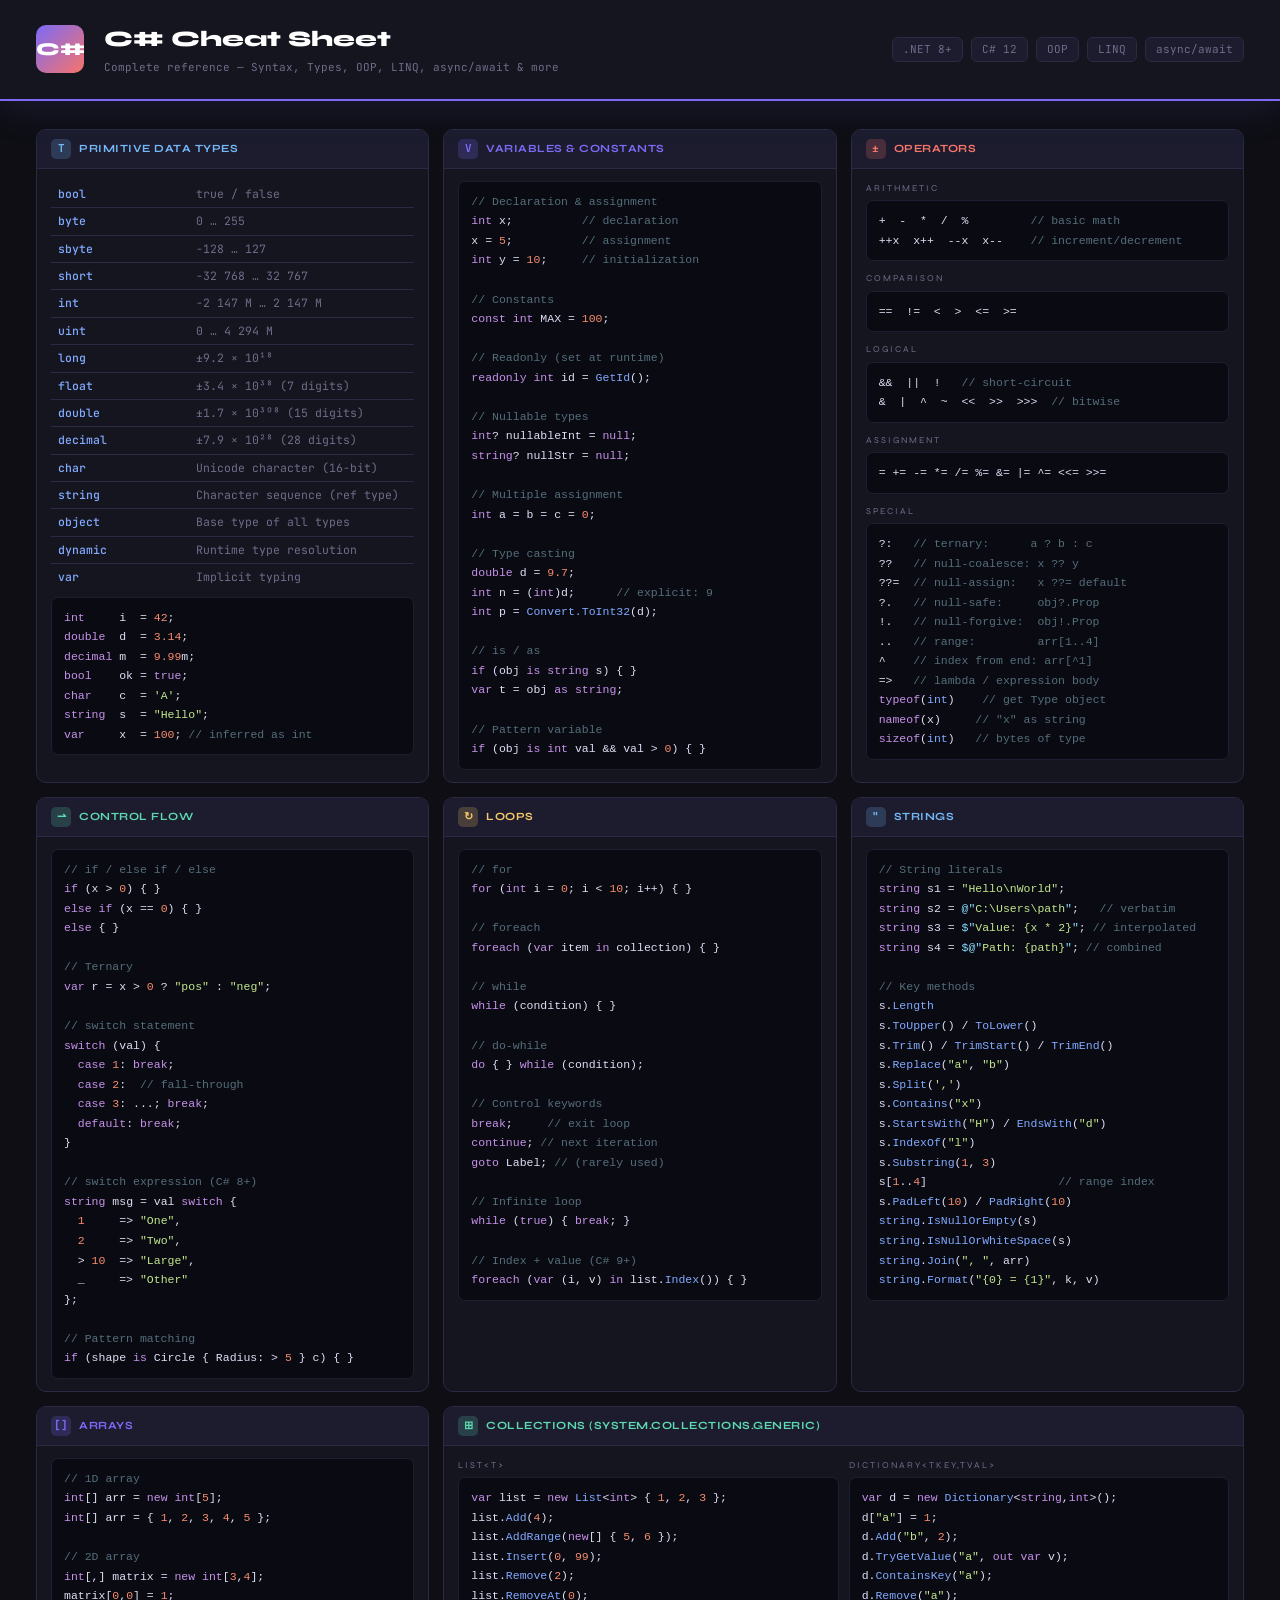
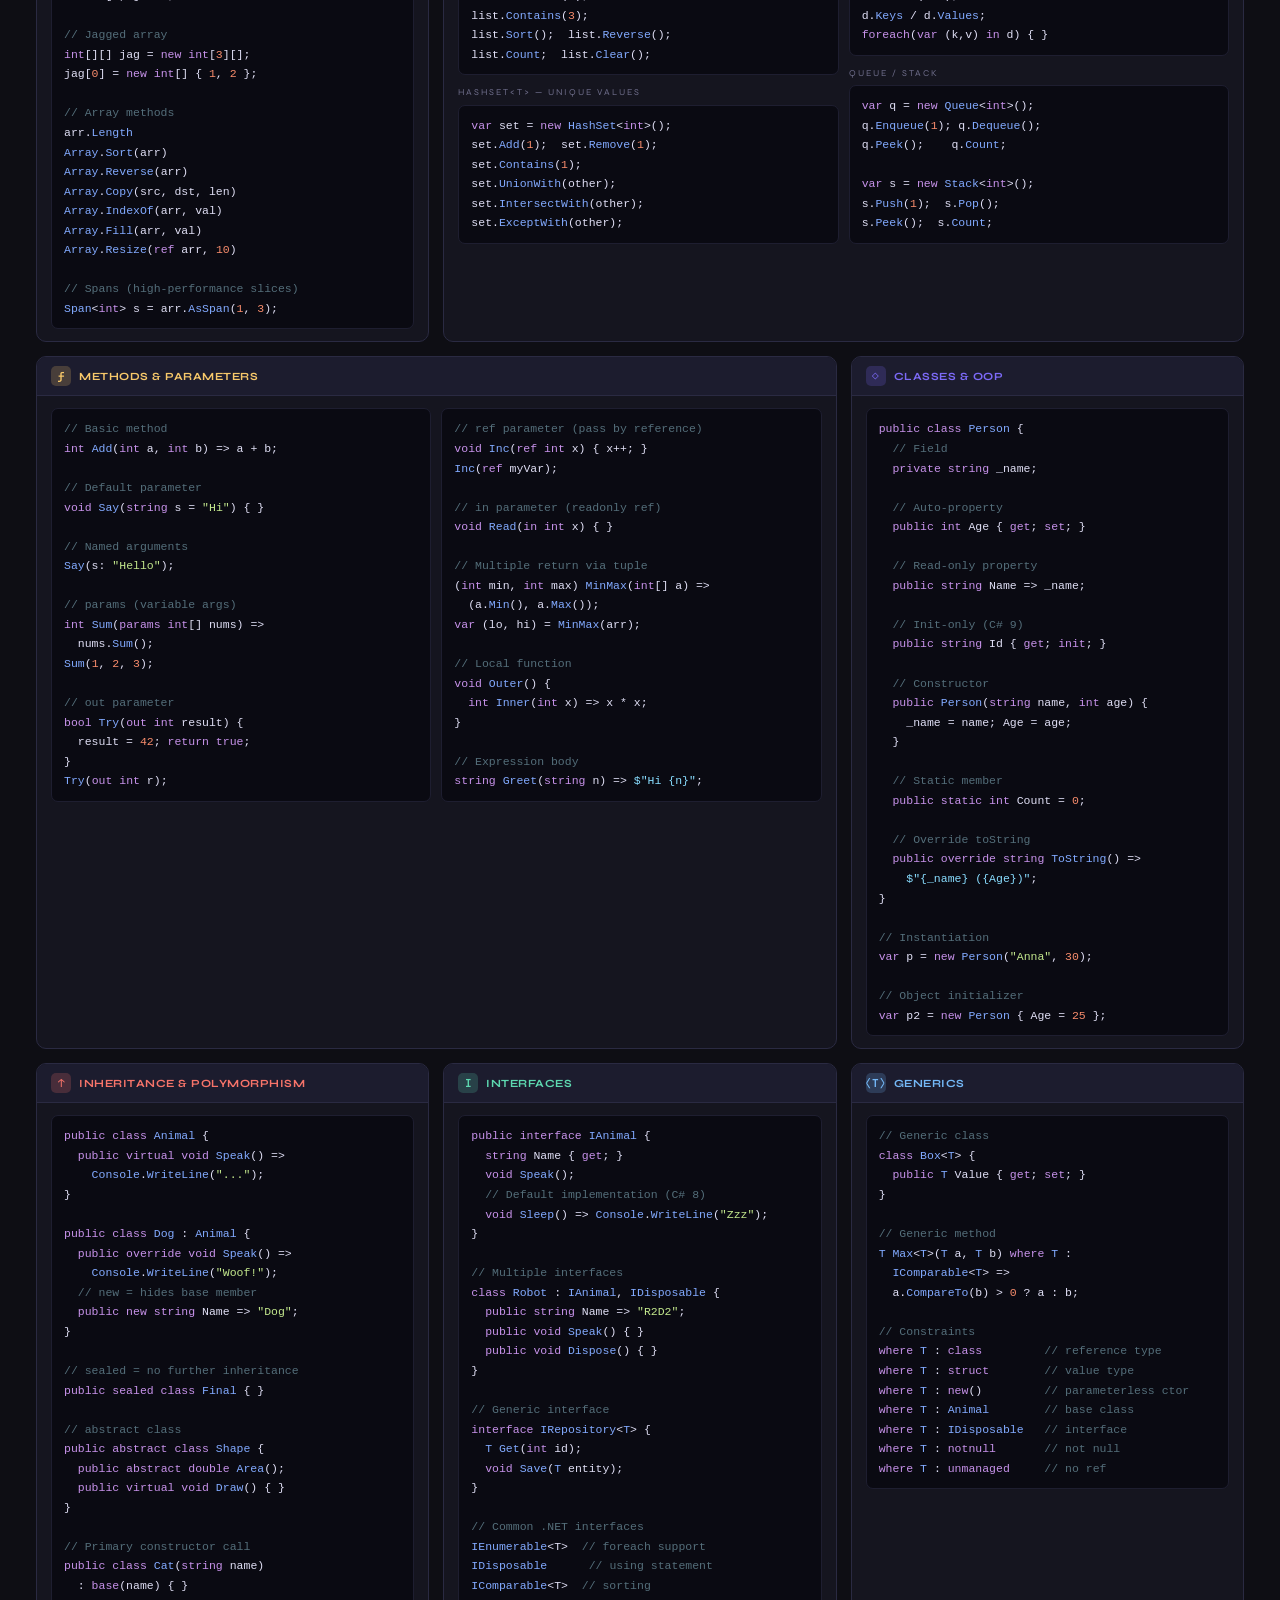
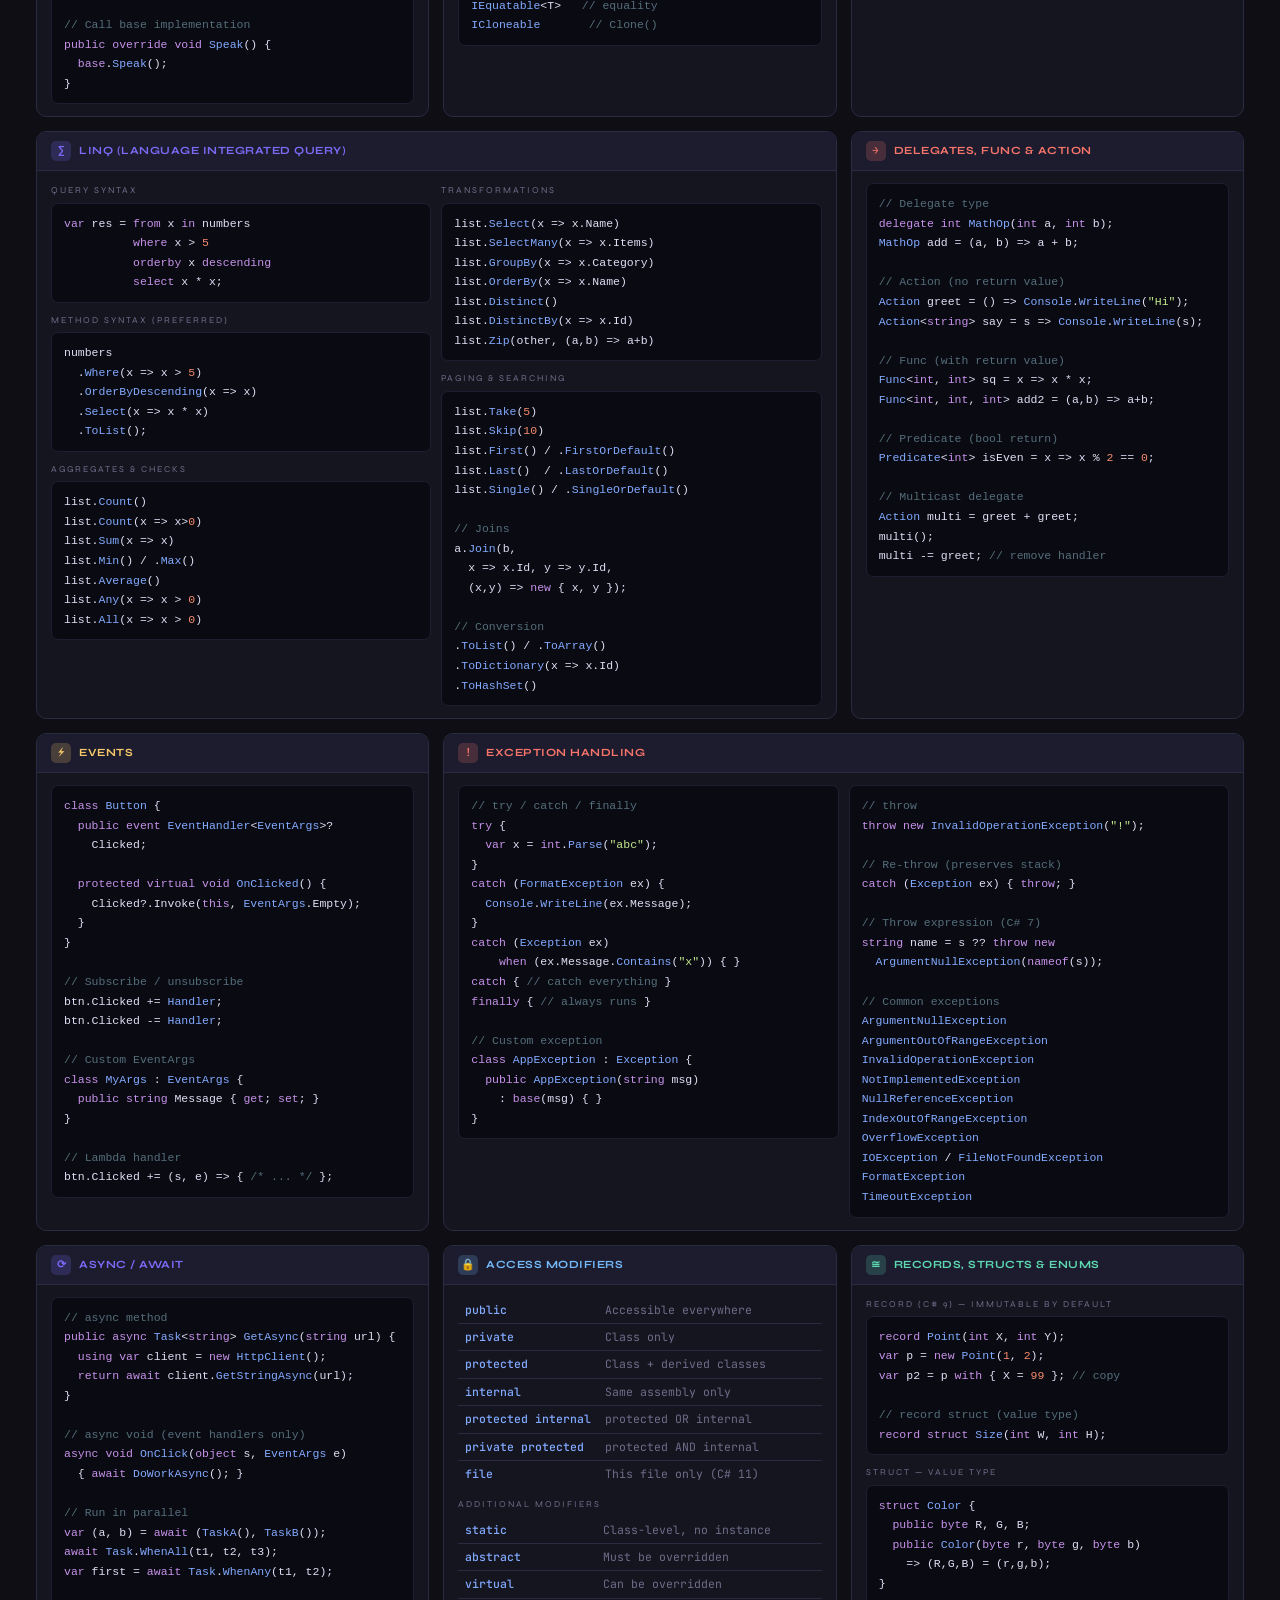
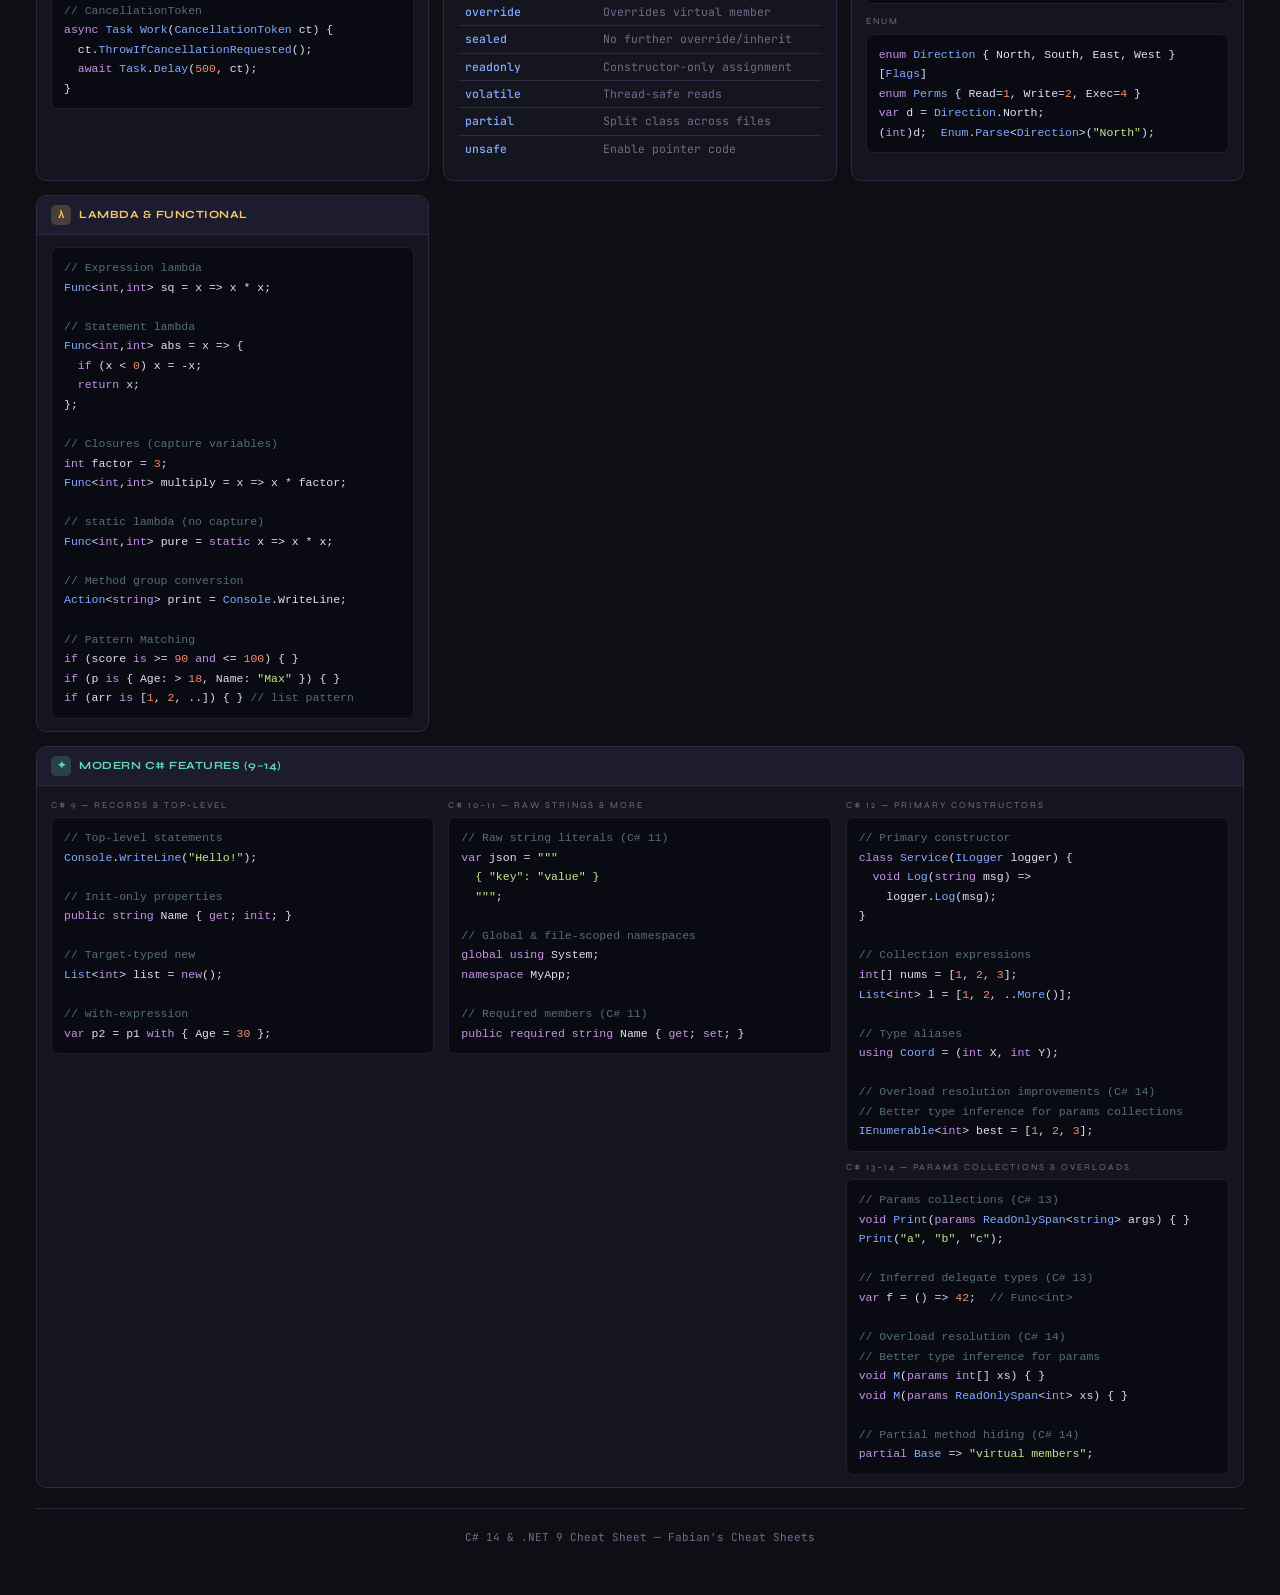
<file: csharp-cheatsheet.html>
<!DOCTYPE html>
<html lang="en">
<head>
<meta charset="UTF-8">
<meta name="viewport" content="width=device-width, initial-scale=1.0">
<title>C# Cheat Sheet</title>
<link href="https://fonts.googleapis.com/css2?family=JetBrains+Mono:wght@300;400;500;700&family=Syne:wght@400;700;800&display=swap" rel="stylesheet">
<style>
  :root { --bg:#0e0e14;--surface:#15151f;--surface2:#1c1c2e;--border:#2a2a42;--accent:#7c6af7;--accent2:#f7746a;--accent3:#5dd8b0;--accent4:#f7c86a;--accent5:#74b8f7;--text:#e0dff5;--muted:#6e6d8a;--kw:#c792ea;--type:#82aaff;--string:#c3e88d;--num:#f78c6c;--comment:#546e7a;--fn:#82aaff;--op:#89ddff; }
  * { margin:0;padding:0;box-sizing:border-box; }
  body { font-family:'JetBrains Mono',monospace;background:var(--bg);color:var(--text);line-height:1.6;font-size:13px; }
  header { background:var(--surface);border-bottom:2px solid var(--accent);padding:22px 36px;display:flex;align-items:center;gap:20px;position:sticky;top:0;z-index:100;box-shadow:0 4px 40px rgba(124,106,247,.15); }
  .logo { width:48px;height:48px;background:linear-gradient(135deg,var(--accent),var(--accent2));border-radius:10px;display:flex;align-items:center;justify-content:center;font-family:'Syne',sans-serif;font-weight:800;font-size:18px;color:#fff;flex-shrink:0; }
  header h1 { font-family:'Syne',sans-serif;font-size:22px;font-weight:800;color:#fff; }
  header p { color:var(--muted);font-size:11px;margin-top:2px; }
  .tag-row { margin-left:auto;display:flex;gap:8px;flex-wrap:wrap; }
  .tag { background:var(--surface2);border:1px solid var(--border);border-radius:6px;padding:3px 10px;font-size:11px;color:var(--muted); }
  .page { padding:28px 36px; }
  .grid { display:grid;grid-template-columns:repeat(3,1fr);gap:14px; }
  .col-2 { grid-column:span 2; }
  .col-3 { grid-column:span 3; }
  .card { background:var(--surface);border:1px solid var(--border);border-radius:10px;overflow:hidden;transition:border-color .2s; }
  .card:hover { border-color:var(--accent); }
  .card-header { padding:9px 14px;display:flex;align-items:center;gap:8px;border-bottom:1px solid var(--border);background:var(--surface2); }
  .card-icon { width:20px;height:20px;border-radius:5px;display:flex;align-items:center;justify-content:center;font-size:11px;font-weight:700;flex-shrink:0; }
  .card-title { font-family:'Syne',sans-serif;font-size:11px;font-weight:700;letter-spacing:.5px;text-transform:uppercase; }
  .card-body { padding:12px 14px; }
  pre { background:#0a0a12;border-radius:7px;padding:10px 12px;overflow-x:auto;font-size:11.5px;line-height:1.7;margin-bottom:8px;border:1px solid #1e1e30; }
  pre:last-child { margin-bottom:0; }
  .kw{color:var(--kw)} .ty{color:var(--type)} .st{color:var(--string)} .nm{color:var(--num)} .cm{color:var(--comment)} .fn{color:var(--fn)} .op{color:var(--op)}
  .kv-table { width:100%;border-collapse:collapse;font-size:11.5px;margin-bottom:6px; }
  .kv-table td { padding:4px 7px;border-bottom:1px solid var(--border);vertical-align:top; }
  .kv-table tr:last-child td { border-bottom:none; }
  .kv-table td:first-child { color:var(--type);white-space:nowrap;font-weight:500;width:38%; }
  .kv-table td:last-child { color:var(--muted); }
  .section-label { font-family:'Syne',sans-serif;font-size:9px;text-transform:uppercase;letter-spacing:2px;color:var(--muted);margin:10px 0 5px; }
  .section-label:first-child { margin-top:0; }
  .c-purple .card-icon{background:rgba(124,106,247,.2);color:var(--accent)} .c-red .card-icon{background:rgba(247,116,106,.2);color:var(--accent2)} .c-green .card-icon{background:rgba(93,216,176,.2);color:var(--accent3)} .c-yellow .card-icon{background:rgba(247,200,106,.2);color:var(--accent4)} .c-blue .card-icon{background:rgba(116,184,247,.2);color:var(--accent5)}
  .c-purple .card-title{color:var(--accent)} .c-red .card-title{color:var(--accent2)} .c-green .card-title{color:var(--accent3)} .c-yellow .card-title{color:var(--accent4)} .c-blue .card-title{color:var(--accent5)}
  footer { text-align:center;padding:20px;color:var(--muted);font-size:11px;border-top:1px solid var(--border);margin-top:20px; }

  /* ===== MODAL SYSTEM ===== */
  .card { cursor:pointer; }
  .card-header { position:relative; transition:background 0.15s; }
  .card-header::after { content:'⤢'; position:absolute; right:12px; top:50%; transform:translateY(-50%); font-size:13px; color:var(--muted); opacity:0; transition:opacity 0.2s; pointer-events:none; }
  .card:hover .card-header::after { opacity:1; }
  .card:hover .card-header { background:#221c3a; }
  #m-ov { position:fixed; inset:0; background:rgba(4,3,12,0.93); backdrop-filter:blur(12px); -webkit-backdrop-filter:blur(12px); z-index:9000; display:flex; align-items:center; justify-content:center; opacity:0; pointer-events:none; transition:opacity 0.3s; }
  #m-ov.open { opacity:1; pointer-events:all; }
  #m-panel { background:var(--surface); border:1px solid var(--border); border-radius:20px; width:min(1160px,96vw); max-height:90vh; display:flex; flex-direction:column; transform:scale(0.95) translateY(30px); transition:transform 0.38s cubic-bezier(0.34,1.4,0.64,1); box-shadow:0 40px 120px rgba(0,0,0,0.85); overflow:hidden; }
  #m-ov.open #m-panel { transform:none; }
  #m-head { padding:18px 24px; display:flex; align-items:center; gap:14px; border-bottom:1px solid var(--border); background:var(--surface2); flex-shrink:0; }
  #m-badge { width:44px; height:44px; border-radius:12px; display:flex; align-items:center; justify-content:center; font-size:20px; font-weight:800; flex-shrink:0; font-family:'Syne',sans-serif; }
  #m-title { font-family:'Syne',sans-serif; font-size:19px; font-weight:800; color:#fff; }
  #m-sub { font-size:11px; color:var(--muted); margin-top:2px; }
  #m-close { margin-left:auto; width:36px; height:36px; border-radius:10px; border:1px solid var(--border); background:transparent; color:var(--muted); font-size:18px; cursor:pointer; display:flex; align-items:center; justify-content:center; transition:all 0.15s; flex-shrink:0; }
  #m-close:hover { background:var(--accent2); color:#fff; border-color:var(--accent2); }
  #m-tabs { display:flex; border-bottom:1px solid var(--border); background:var(--surface2); flex-shrink:0; padding:0 24px; gap:2px; }
  .m-tab { background:none; border:none; border-bottom:2px solid transparent; color:var(--muted); font-family:'Syne',sans-serif; font-size:11px; font-weight:700; text-transform:uppercase; letter-spacing:1px; padding:10px 18px; cursor:pointer; transition:all 0.15s; margin-bottom:-1px; }
  .m-tab.active { color:var(--accent); border-bottom-color:var(--accent); }
  .m-tab:hover:not(.active) { color:var(--text); }
  #m-body { flex:1; overflow-y:auto; padding:24px; scroll-behavior:smooth; }
  #m-body::-webkit-scrollbar { width:6px; } #m-body::-webkit-scrollbar-track { background:var(--surface); } #m-body::-webkit-scrollbar-thumb { background:var(--border); border-radius:3px; }
  .m-pane { display:none; animation:mfade 0.22s ease; }
  .m-pane.active { display:block; }
  @keyframes mfade { from{opacity:0;transform:translateY(6px)} to{opacity:1;transform:none} }
  .d-grid { display:grid; grid-template-columns:1fr 1fr; gap:16px; }
  .d-grid-3 { display:grid; grid-template-columns:1fr 1fr 1fr; gap:12px; }
  .d-box { background:#0a0912; border:1px solid var(--border); border-radius:12px; padding:16px; }
  .d-label { font-family:'Syne',sans-serif; font-size:9px; text-transform:uppercase; letter-spacing:2px; color:var(--muted); margin-bottom:10px; }
  .d-preview { background:#1e1e30; color:var(--text); border-radius:8px; padding:14px; min-height:60px; font-family:'JetBrains Mono',monospace; font-size:12px; line-height:1.7; }
  .d-btn { background:var(--surface2); border:1px solid var(--border); border-radius:6px; color:var(--text); font-family:'JetBrains Mono',monospace; font-size:11px; padding:5px 11px; cursor:pointer; transition:all 0.15s; margin:2px; display:inline-flex; align-items:center; gap:4px; }
  .d-btn:hover { background:var(--accent); color:#fff; border-color:var(--accent); }
  .d-btn.on { background:var(--accent3); color:#111; border-color:var(--accent3); }
  .d-input { background:var(--surface2); border:1px solid var(--border); border-radius:6px; color:var(--text); font-family:'JetBrains Mono',monospace; font-size:12px; padding:7px 10px; width:100%; outline:none; box-sizing:border-box; }
  .d-input:focus { border-color:var(--accent); box-shadow:0 0 0 3px rgba(124,106,247,0.15); }
  .d-select { background:var(--surface2); border:1px solid var(--border); border-radius:6px; color:var(--text); font-family:'JetBrains Mono',monospace; font-size:12px; padding:6px 10px; outline:none; cursor:pointer; }
  .d-code { background:#0a0912; border:1px solid #1e1e30; border-radius:6px; padding:10px 12px; font-size:11px; line-height:1.7; white-space:pre; overflow-x:auto; color:var(--text); font-family:'JetBrains Mono',monospace; }
  .d-tip { background:rgba(124,106,247,0.07); border:1px solid rgba(124,106,247,0.25); border-radius:8px; padding:10px 14px; font-size:12px; color:var(--text); margin:7px 0; }
  .d-tip strong { color:var(--accent); }
  .d-warn { background:rgba(247,116,106,0.07); border:1px solid rgba(247,116,106,0.25); border-radius:8px; padding:10px 14px; font-size:12px; color:var(--text); margin:7px 0; }
  .d-warn strong { color:var(--accent2); }
  .d-ok { background:rgba(93,216,176,0.07); border:1px solid rgba(93,216,176,0.25); border-radius:8px; padding:10px 14px; font-size:12px; color:var(--text); margin:7px 0; }
  .d-ok strong { color:var(--accent3); }
  .d-info { background:var(--surface2); border:1px solid var(--accent); border-radius:8px; padding:12px 14px; font-size:12px; color:var(--text); transition:all 0.25s; min-height:44px; }
  .d-info strong { color:var(--accent); font-family:'Syne',sans-serif; }
  .d-section { margin-bottom:20px; }
  .d-stitle { font-family:'Syne',sans-serif; font-size:10px; text-transform:uppercase; letter-spacing:2px; color:var(--muted); margin-bottom:8px; border-bottom:1px solid var(--border); padding-bottom:5px; }
  /* operator result cells */
  .op-cell { background:var(--surface2); border:1px solid var(--border); border-radius:6px; padding:7px 10px; font-size:11.5px; display:flex; justify-content:space-between; align-items:center; }
  .op-cell .oc-name { color:var(--muted); font-size:10px; }
  .op-cell .oc-val { color:var(--accent3); font-weight:600; }
  /* LINQ chain */
  .linq-step { background:var(--surface2); border:1px solid var(--border); border-radius:8px; padding:8px 12px; font-size:11px; display:flex; align-items:center; gap:8px; margin-bottom:5px; }
  .linq-step .ls-method { color:var(--accent3); font-weight:600; }
  .linq-step .ls-result { color:var(--accent4); margin-left:auto; }
  /* async timeline */
  .task-bar { height:28px; border-radius:6px; background:var(--surface2); overflow:hidden; position:relative; margin-bottom:6px; }
  .task-fill { height:100%; border-radius:6px; width:0; transition:width 0.05s linear; display:flex; align-items:center; padding:0 10px; font-size:10px; font-family:'Syne',sans-serif; font-weight:700; color:#111; white-space:nowrap; }
  /* exception tree */
  .exc-node { padding:3px 10px; border-radius:5px; font-size:11.5px; display:inline-block; cursor:pointer; transition:all 0.15s; }
  .exc-node:hover { opacity:0.8; }
  .exc-branch { padding-left:18px; border-left:1px dashed var(--border); margin-left:14px; }
  /* access matrix */
  .am-tbl { width:100%; border-collapse:collapse; font-size:11px; }
  .am-tbl th { background:var(--surface2); padding:6px 8px; text-align:left; color:var(--muted); font-size:10px; text-transform:uppercase; letter-spacing:1px; border:1px solid var(--border); }
  .am-tbl td { padding:6px 8px; border:1px solid var(--border); text-align:center; }
  /* loop boxes */
  .loop-box { display:inline-flex; width:32px; height:32px; border-radius:6px; align-items:center; justify-content:center; font-size:11px; font-weight:700; margin:2px; transition:all 0.2s; border:2px solid transparent; }
</style>
</head>
<body>
<header>
  <div class="logo">C#</div>
  <div><h1>C# Cheat Sheet</h1><p>Complete reference — Syntax, Types, OOP, LINQ, async/await & more</p></div>
  <div class="tag-row"><span class="tag">.NET 8+</span><span class="tag">C# 12</span><span class="tag">OOP</span><span class="tag">LINQ</span><span class="tag">async/await</span></div>
</header>
<div class="page"><div class="grid">

<div class="card c-blue">
  <div class="card-header"><div class="card-icon">T</div><span class="card-title">Primitive Data Types</span></div>
  <div class="card-body">
    <table class="kv-table">
      <tr><td>bool</td><td>true / false</td></tr>
      <tr><td>byte</td><td>0 … 255</td></tr>
      <tr><td>sbyte</td><td>-128 … 127</td></tr>
      <tr><td>short</td><td>-32 768 … 32 767</td></tr>
      <tr><td>int</td><td>-2 147 M … 2 147 M</td></tr>
      <tr><td>uint</td><td>0 … 4 294 M</td></tr>
      <tr><td>long</td><td>±9.2 × 10¹⁸</td></tr>
      <tr><td>float</td><td>±3.4 × 10³⁸  (7 digits)</td></tr>
      <tr><td>double</td><td>±1.7 × 10³⁰⁸ (15 digits)</td></tr>
      <tr><td>decimal</td><td>±7.9 × 10²⁸ (28 digits)</td></tr>
      <tr><td>char</td><td>Unicode character (16-bit)</td></tr>
      <tr><td>string</td><td>Character sequence (ref type)</td></tr>
      <tr><td>object</td><td>Base type of all types</td></tr>
      <tr><td>dynamic</td><td>Runtime type resolution</td></tr>
      <tr><td>var</td><td>Implicit typing</td></tr>
    </table>
<pre><span class="kw">int</span>     i  = <span class="nm">42</span>;
<span class="kw">double</span>  d  = <span class="nm">3.14</span>;
<span class="kw">decimal</span> m  = <span class="nm">9.99</span>m;
<span class="kw">bool</span>    ok = <span class="kw">true</span>;
<span class="kw">char</span>    c  = <span class="st">'A'</span>;
<span class="kw">string</span>  s  = <span class="st">"Hello"</span>;
<span class="kw">var</span>     x  = <span class="nm">100</span>; <span class="cm">// inferred as int</span></pre>
  </div>
</div>

<div class="card c-purple">
  <div class="card-header"><div class="card-icon">V</div><span class="card-title">Variables &amp; Constants</span></div>
  <div class="card-body">
<pre><span class="cm">// Declaration &amp; assignment</span>
<span class="kw">int</span> x;          <span class="cm">// declaration</span>
x = <span class="nm">5</span>;          <span class="cm">// assignment</span>
<span class="kw">int</span> y = <span class="nm">10</span>;     <span class="cm">// initialization</span>

<span class="cm">// Constants</span>
<span class="kw">const int</span> MAX = <span class="nm">100</span>;

<span class="cm">// Readonly (set at runtime)</span>
<span class="kw">readonly int</span> id = <span class="fn">GetId</span>();

<span class="cm">// Nullable types</span>
<span class="kw">int</span>? nullableInt = <span class="kw">null</span>;
<span class="kw">string</span>? nullStr = <span class="kw">null</span>;

<span class="cm">// Multiple assignment</span>
<span class="kw">int</span> a = b = c = <span class="nm">0</span>;

<span class="cm">// Type casting</span>
<span class="kw">double</span> d = <span class="nm">9.7</span>;
<span class="kw">int</span> n = (<span class="kw">int</span>)d;      <span class="cm">// explicit: 9</span>
<span class="kw">int</span> p = <span class="fn">Convert.ToInt32</span>(d);

<span class="cm">// is / as</span>
<span class="kw">if</span> (obj <span class="kw">is string</span> s) { }
<span class="kw">var</span> t = obj <span class="kw">as string</span>;

<span class="cm">// Pattern variable</span>
<span class="kw">if</span> (obj <span class="kw">is int</span> val &amp;&amp; val &gt; <span class="nm">0</span>) { }</pre>
  </div>
</div>

<div class="card c-red">
  <div class="card-header"><div class="card-icon">±</div><span class="card-title">Operators</span></div>
  <div class="card-body">
    <div class="section-label">Arithmetic</div>
<pre>+  -  *  /  %         <span class="cm">// basic math</span>
++x  x++  --x  x--    <span class="cm">// increment/decrement</span></pre>
    <div class="section-label">Comparison</div>
<pre>==  !=  &lt;  &gt;  &lt;=  &gt;=</pre>
    <div class="section-label">Logical</div>
<pre>&amp;&amp;  ||  !   <span class="cm">// short-circuit</span>
&amp;  |  ^  ~  &lt;&lt;  &gt;&gt;  &gt;&gt;&gt;  <span class="cm">// bitwise</span></pre>
    <div class="section-label">Assignment</div>
<pre>= += -= *= /= %= &amp;= |= ^= &lt;&lt;= &gt;&gt;=</pre>
    <div class="section-label">Special</div>
<pre>?:   <span class="cm">// ternary:      a ? b : c</span>
??   <span class="cm">// null-coalesce: x ?? y</span>
??=  <span class="cm">// null-assign:   x ??= default</span>
?.   <span class="cm">// null-safe:     obj?.Prop</span>
!.   <span class="cm">// null-forgive:  obj!.Prop</span>
..   <span class="cm">// range:         arr[1..4]</span>
^    <span class="cm">// index from end: arr[^1]</span>
=&gt;   <span class="cm">// lambda / expression body</span>
<span class="kw">typeof</span>(<span class="ty">int</span>)    <span class="cm">// get Type object</span>
<span class="kw">nameof</span>(x)     <span class="cm">// "x" as string</span>
<span class="kw">sizeof</span>(<span class="ty">int</span>)   <span class="cm">// bytes of type</span></pre>
  </div>
</div>

<div class="card c-green">
  <div class="card-header"><div class="card-icon">⇀</div><span class="card-title">Control Flow</span></div>
  <div class="card-body">
<pre><span class="cm">// if / else if / else</span>
<span class="kw">if</span> (x &gt; <span class="nm">0</span>) { }
<span class="kw">else if</span> (x == <span class="nm">0</span>) { }
<span class="kw">else</span> { }

<span class="cm">// Ternary</span>
<span class="kw">var</span> r = x &gt; <span class="nm">0</span> ? <span class="st">"pos"</span> : <span class="st">"neg"</span>;

<span class="cm">// switch statement</span>
<span class="kw">switch</span> (val) {
  <span class="kw">case</span> <span class="nm">1</span>: <span class="kw">break</span>;
  <span class="kw">case</span> <span class="nm">2</span>:  <span class="cm">// fall-through</span>
  <span class="kw">case</span> <span class="nm">3</span>: ...; <span class="kw">break</span>;
  <span class="kw">default</span>: <span class="kw">break</span>;
}

<span class="cm">// switch expression (C# 8+)</span>
<span class="kw">string</span> msg = val <span class="kw">switch</span> {
  <span class="nm">1</span>     =&gt; <span class="st">"One"</span>,
  <span class="nm">2</span>     =&gt; <span class="st">"Two"</span>,
  &gt; <span class="nm">10</span>  =&gt; <span class="st">"Large"</span>,
  _     =&gt; <span class="st">"Other"</span>
};

<span class="cm">// Pattern matching</span>
<span class="kw">if</span> (shape <span class="kw">is</span> Circle { Radius: > <span class="nm">5</span> } c) { }</pre>
  </div>
</div>

<div class="card c-yellow">
  <div class="card-header"><div class="card-icon">↻</div><span class="card-title">Loops</span></div>
  <div class="card-body">
<pre><span class="cm">// for</span>
<span class="kw">for</span> (<span class="kw">int</span> i = <span class="nm">0</span>; i &lt; <span class="nm">10</span>; i++) { }

<span class="cm">// foreach</span>
<span class="kw">foreach</span> (<span class="kw">var</span> item <span class="kw">in</span> collection) { }

<span class="cm">// while</span>
<span class="kw">while</span> (condition) { }

<span class="cm">// do-while</span>
<span class="kw">do</span> { } <span class="kw">while</span> (condition);

<span class="cm">// Control keywords</span>
<span class="kw">break</span>;     <span class="cm">// exit loop</span>
<span class="kw">continue</span>; <span class="cm">// next iteration</span>
<span class="kw">goto</span> Label; <span class="cm">// (rarely used)</span>

<span class="cm">// Infinite loop</span>
<span class="kw">while</span> (<span class="kw">true</span>) { <span class="kw">break</span>; }

<span class="cm">// Index + value (C# 9+)</span>
<span class="kw">foreach</span> (<span class="kw">var</span> (i, v) <span class="kw">in</span> list.<span class="fn">Index</span>()) { }</pre>
  </div>
</div>

<div class="card c-blue">
  <div class="card-header"><div class="card-icon">"</div><span class="card-title">Strings</span></div>
  <div class="card-body">
<pre><span class="cm">// String literals</span>
<span class="kw">string</span> s1 = <span class="st">"Hello\nWorld"</span>;
<span class="kw">string</span> s2 = <span class="op">@"</span><span class="st">C:\Users\path</span><span class="op">"</span>;   <span class="cm">// verbatim</span>
<span class="kw">string</span> s3 = <span class="op">$"</span><span class="st">Value: {x * 2}</span><span class="op">"</span>; <span class="cm">// interpolated</span>
<span class="kw">string</span> s4 = <span class="op">$@"</span><span class="st">Path: {path}</span><span class="op">"</span>; <span class="cm">// combined</span>

<span class="cm">// Key methods</span>
s.<span class="fn">Length</span>
s.<span class="fn">ToUpper</span>() / <span class="fn">ToLower</span>()
s.<span class="fn">Trim</span>() / <span class="fn">TrimStart</span>() / <span class="fn">TrimEnd</span>()
s.<span class="fn">Replace</span>(<span class="st">"a"</span>, <span class="st">"b"</span>)
s.<span class="fn">Split</span>(<span class="st">','</span>)
s.<span class="fn">Contains</span>(<span class="st">"x"</span>)
s.<span class="fn">StartsWith</span>(<span class="st">"H"</span>) / <span class="fn">EndsWith</span>(<span class="st">"d"</span>)
s.<span class="fn">IndexOf</span>(<span class="st">"l"</span>)
s.<span class="fn">Substring</span>(<span class="nm">1</span>, <span class="nm">3</span>)
s[<span class="nm">1</span>..<span class="nm">4</span>]                   <span class="cm">// range index</span>
s.<span class="fn">PadLeft</span>(<span class="nm">10</span>) / <span class="fn">PadRight</span>(<span class="nm">10</span>)
<span class="ty">string</span>.<span class="fn">IsNullOrEmpty</span>(s)
<span class="ty">string</span>.<span class="fn">IsNullOrWhiteSpace</span>(s)
<span class="ty">string</span>.<span class="fn">Join</span>(<span class="st">", "</span>, arr)
<span class="ty">string</span>.<span class="fn">Format</span>(<span class="st">"{0} = {1}"</span>, k, v)</pre>
  </div>
</div>

<div class="card c-purple">
  <div class="card-header"><div class="card-icon">[]</div><span class="card-title">Arrays</span></div>
  <div class="card-body">
<pre><span class="cm">// 1D array</span>
<span class="kw">int</span>[] arr = <span class="kw">new int</span>[<span class="nm">5</span>];
<span class="kw">int</span>[] arr = { <span class="nm">1</span>, <span class="nm">2</span>, <span class="nm">3</span>, <span class="nm">4</span>, <span class="nm">5</span> };

<span class="cm">// 2D array</span>
<span class="kw">int</span>[,] matrix = <span class="kw">new int</span>[<span class="nm">3</span>,<span class="nm">4</span>];
matrix[<span class="nm">0</span>,<span class="nm">0</span>] = <span class="nm">1</span>;

<span class="cm">// Jagged array</span>
<span class="kw">int</span>[][] jag = <span class="kw">new int</span>[<span class="nm">3</span>][];
jag[<span class="nm">0</span>] = <span class="kw">new int</span>[] { <span class="nm">1</span>, <span class="nm">2</span> };

<span class="cm">// Array methods</span>
arr.<span class="fn">Length</span>
<span class="ty">Array</span>.<span class="fn">Sort</span>(arr)
<span class="ty">Array</span>.<span class="fn">Reverse</span>(arr)
<span class="ty">Array</span>.<span class="fn">Copy</span>(src, dst, len)
<span class="ty">Array</span>.<span class="fn">IndexOf</span>(arr, val)
<span class="ty">Array</span>.<span class="fn">Fill</span>(arr, val)
<span class="ty">Array</span>.<span class="fn">Resize</span>(<span class="kw">ref</span> arr, <span class="nm">10</span>)

<span class="cm">// Spans (high-performance slices)</span>
<span class="ty">Span</span>&lt;<span class="kw">int</span>&gt; s = arr.<span class="fn">AsSpan</span>(<span class="nm">1</span>, <span class="nm">3</span>);</pre>
  </div>
</div>

<div class="card c-green col-2">
  <div class="card-header"><div class="card-icon">⊞</div><span class="card-title">Collections (System.Collections.Generic)</span></div>
  <div class="card-body">
    <div style="display:grid;grid-template-columns:1fr 1fr;gap:10px;">
      <div>
        <div class="section-label">List&lt;T&gt;</div>
<pre><span class="kw">var</span> list = <span class="kw">new</span> <span class="ty">List</span>&lt;<span class="kw">int</span>&gt; { <span class="nm">1</span>, <span class="nm">2</span>, <span class="nm">3</span> };
list.<span class="fn">Add</span>(<span class="nm">4</span>);
list.<span class="fn">AddRange</span>(<span class="kw">new</span>[] { <span class="nm">5</span>, <span class="nm">6</span> });
list.<span class="fn">Insert</span>(<span class="nm">0</span>, <span class="nm">99</span>);
list.<span class="fn">Remove</span>(<span class="nm">2</span>);
list.<span class="fn">RemoveAt</span>(<span class="nm">0</span>);
list.<span class="fn">Contains</span>(<span class="nm">3</span>);
list.<span class="fn">Sort</span>();  list.<span class="fn">Reverse</span>();
list.<span class="fn">Count</span>;  list.<span class="fn">Clear</span>();</pre>

        <div class="section-label">HashSet&lt;T&gt; — unique values</div>
<pre><span class="kw">var</span> set = <span class="kw">new</span> <span class="ty">HashSet</span>&lt;<span class="kw">int</span>&gt;();
set.<span class="fn">Add</span>(<span class="nm">1</span>);  set.<span class="fn">Remove</span>(<span class="nm">1</span>);
set.<span class="fn">Contains</span>(<span class="nm">1</span>);
set.<span class="fn">UnionWith</span>(other);
set.<span class="fn">IntersectWith</span>(other);
set.<span class="fn">ExceptWith</span>(other);</pre>
      </div>
      <div>
        <div class="section-label">Dictionary&lt;TKey,TVal&gt;</div>
<pre><span class="kw">var</span> d = <span class="kw">new</span> <span class="ty">Dictionary</span>&lt;<span class="kw">string</span>,<span class="kw">int</span>&gt;();
d[<span class="st">"a"</span>] = <span class="nm">1</span>;
d.<span class="fn">Add</span>(<span class="st">"b"</span>, <span class="nm">2</span>);
d.<span class="fn">TryGetValue</span>(<span class="st">"a"</span>, <span class="kw">out var</span> v);
d.<span class="fn">ContainsKey</span>(<span class="st">"a"</span>);
d.<span class="fn">Remove</span>(<span class="st">"a"</span>);
d.<span class="fn">Keys</span> / d.<span class="fn">Values</span>;
<span class="kw">foreach</span>(<span class="kw">var</span> (k,v) <span class="kw">in</span> d) { }</pre>

        <div class="section-label">Queue / Stack</div>
<pre><span class="kw">var</span> q = <span class="kw">new</span> <span class="ty">Queue</span>&lt;<span class="kw">int</span>&gt;();
q.<span class="fn">Enqueue</span>(<span class="nm">1</span>); q.<span class="fn">Dequeue</span>();
q.<span class="fn">Peek</span>();    q.<span class="fn">Count</span>;

<span class="kw">var</span> s = <span class="kw">new</span> <span class="ty">Stack</span>&lt;<span class="kw">int</span>&gt;();
s.<span class="fn">Push</span>(<span class="nm">1</span>);  s.<span class="fn">Pop</span>();
s.<span class="fn">Peek</span>();  s.<span class="fn">Count</span>;</pre>
      </div>
    </div>
  </div>
</div>

<div class="card c-yellow col-2">
  <div class="card-header"><div class="card-icon">ƒ</div><span class="card-title">Methods &amp; Parameters</span></div>
  <div class="card-body">
    <div style="display:grid;grid-template-columns:1fr 1fr;gap:10px;">
      <div>
<pre><span class="cm">// Basic method</span>
<span class="kw">int</span> <span class="fn">Add</span>(<span class="kw">int</span> a, <span class="kw">int</span> b) => a + b;

<span class="cm">// Default parameter</span>
<span class="kw">void</span> <span class="fn">Say</span>(<span class="kw">string</span> s = <span class="st">"Hi"</span>) { }

<span class="cm">// Named arguments</span>
<span class="fn">Say</span>(s: <span class="st">"Hello"</span>);

<span class="cm">// params (variable args)</span>
<span class="kw">int</span> <span class="fn">Sum</span>(<span class="kw">params int</span>[] nums) =>
  nums.<span class="fn">Sum</span>();
<span class="fn">Sum</span>(<span class="nm">1</span>, <span class="nm">2</span>, <span class="nm">3</span>);

<span class="cm">// out parameter</span>
<span class="kw">bool</span> <span class="fn">Try</span>(<span class="kw">out int</span> result) {
  result = <span class="nm">42</span>; <span class="kw">return true</span>;
}
<span class="fn">Try</span>(<span class="kw">out int</span> r);</pre>
      </div>
      <div>
<pre><span class="cm">// ref parameter (pass by reference)</span>
<span class="kw">void</span> <span class="fn">Inc</span>(<span class="kw">ref int</span> x) { x++; }
<span class="fn">Inc</span>(<span class="kw">ref</span> myVar);

<span class="cm">// in parameter (readonly ref)</span>
<span class="kw">void</span> <span class="fn">Read</span>(<span class="kw">in int</span> x) { }

<span class="cm">// Multiple return via tuple</span>
(<span class="kw">int</span> min, <span class="kw">int</span> max) <span class="fn">MinMax</span>(<span class="kw">int</span>[] a) =>
  (a.<span class="fn">Min</span>(), a.<span class="fn">Max</span>());
<span class="kw">var</span> (lo, hi) = <span class="fn">MinMax</span>(arr);

<span class="cm">// Local function</span>
<span class="kw">void</span> <span class="fn">Outer</span>() {
  <span class="kw">int</span> <span class="fn">Inner</span>(<span class="kw">int</span> x) => x * x;
}

<span class="cm">// Expression body</span>
<span class="kw">string</span> <span class="fn">Greet</span>(<span class="kw">string</span> n) => <span class="op">$"Hi {n}"</span>;</pre>
      </div>
    </div>
  </div>
</div>

<div class="card c-purple">
  <div class="card-header"><div class="card-icon">◇</div><span class="card-title">Classes &amp; OOP</span></div>
  <div class="card-body">
<pre><span class="kw">public class</span> <span class="ty">Person</span> {
  <span class="cm">// Field</span>
  <span class="kw">private string</span> _name;

  <span class="cm">// Auto-property</span>
  <span class="kw">public int</span> Age { <span class="kw">get</span>; <span class="kw">set</span>; }

  <span class="cm">// Read-only property</span>
  <span class="kw">public string</span> Name => _name;

  <span class="cm">// Init-only (C# 9)</span>
  <span class="kw">public string</span> Id { <span class="kw">get</span>; <span class="kw">init</span>; }

  <span class="cm">// Constructor</span>
  <span class="kw">public</span> <span class="fn">Person</span>(<span class="kw">string</span> name, <span class="kw">int</span> age) {
    _name = name; Age = age;
  }

  <span class="cm">// Static member</span>
  <span class="kw">public static int</span> Count = <span class="nm">0</span>;

  <span class="cm">// Override toString</span>
  <span class="kw">public override string</span> <span class="fn">ToString</span>() =>
    <span class="op">$"{_name} ({Age})"</span>;
}

<span class="cm">// Instantiation</span>
<span class="kw">var</span> p = <span class="kw">new</span> <span class="ty">Person</span>(<span class="st">"Anna"</span>, <span class="nm">30</span>);

<span class="cm">// Object initializer</span>
<span class="kw">var</span> p2 = <span class="kw">new</span> <span class="ty">Person</span> { Age = <span class="nm">25</span> };</pre>
  </div>
</div>

<div class="card c-red">
  <div class="card-header"><div class="card-icon">↑</div><span class="card-title">Inheritance &amp; Polymorphism</span></div>
  <div class="card-body">
<pre><span class="kw">public class</span> <span class="ty">Animal</span> {
  <span class="kw">public virtual void</span> <span class="fn">Speak</span>() =>
    <span class="ty">Console</span>.<span class="fn">WriteLine</span>(<span class="st">"..."</span>);
}

<span class="kw">public class</span> <span class="ty">Dog</span> : <span class="ty">Animal</span> {
  <span class="kw">public override void</span> <span class="fn">Speak</span>() =>
    <span class="ty">Console</span>.<span class="fn">WriteLine</span>(<span class="st">"Woof!"</span>);
  <span class="cm">// new = hides base member</span>
  <span class="kw">public new string</span> Name => <span class="st">"Dog"</span>;
}

<span class="cm">// sealed = no further inheritance</span>
<span class="kw">public sealed class</span> <span class="ty">Final</span> { }

<span class="cm">// abstract class</span>
<span class="kw">public abstract class</span> <span class="ty">Shape</span> {
  <span class="kw">public abstract double</span> <span class="fn">Area</span>();
  <span class="kw">public virtual void</span> <span class="fn">Draw</span>() { }
}

<span class="cm">// Primary constructor call</span>
<span class="kw">public class</span> <span class="ty">Cat</span>(<span class="kw">string</span> name)
  : <span class="kw">base</span>(name) { }

<span class="cm">// Call base implementation</span>
<span class="kw">public override void</span> <span class="fn">Speak</span>() {
  <span class="kw">base</span>.<span class="fn">Speak</span>();
}</pre>
  </div>
</div>

<div class="card c-green">
  <div class="card-header"><div class="card-icon">I</div><span class="card-title">Interfaces</span></div>
  <div class="card-body">
<pre><span class="kw">public interface</span> <span class="ty">IAnimal</span> {
  <span class="kw">string</span> Name { <span class="kw">get</span>; }
  <span class="kw">void</span> <span class="fn">Speak</span>();
  <span class="cm">// Default implementation (C# 8)</span>
  <span class="kw">void</span> <span class="fn">Sleep</span>() => <span class="ty">Console</span>.<span class="fn">WriteLine</span>(<span class="st">"Zzz"</span>);
}

<span class="cm">// Multiple interfaces</span>
<span class="kw">class</span> <span class="ty">Robot</span> : <span class="ty">IAnimal</span>, <span class="ty">IDisposable</span> {
  <span class="kw">public string</span> Name => <span class="st">"R2D2"</span>;
  <span class="kw">public void</span> <span class="fn">Speak</span>() { }
  <span class="kw">public void</span> <span class="fn">Dispose</span>() { }
}

<span class="cm">// Generic interface</span>
<span class="kw">interface</span> <span class="ty">IRepository</span>&lt;<span class="ty">T</span>&gt; {
  <span class="ty">T</span> <span class="fn">Get</span>(<span class="kw">int</span> id);
  <span class="kw">void</span> <span class="fn">Save</span>(<span class="ty">T</span> entity);
}

<span class="cm">// Common .NET interfaces</span>
<span class="ty">IEnumerable</span>&lt;T&gt;  <span class="cm">// foreach support</span>
<span class="ty">IDisposable</span>      <span class="cm">// using statement</span>
<span class="ty">IComparable</span>&lt;T&gt;  <span class="cm">// sorting</span>
<span class="ty">IEquatable</span>&lt;T&gt;   <span class="cm">// equality</span>
<span class="ty">ICloneable</span>       <span class="cm">// Clone()</span></pre>
  </div>
</div>

<div class="card c-blue">
  <div class="card-header"><div class="card-icon">⟨T⟩</div><span class="card-title">Generics</span></div>
  <div class="card-body">
<pre><span class="cm">// Generic class</span>
<span class="kw">class</span> <span class="ty">Box</span>&lt;<span class="ty">T</span>&gt; {
  <span class="kw">public</span> <span class="ty">T</span> Value { <span class="kw">get</span>; <span class="kw">set</span>; }
}

<span class="cm">// Generic method</span>
<span class="ty">T</span> <span class="fn">Max</span>&lt;<span class="ty">T</span>&gt;(<span class="ty">T</span> a, <span class="ty">T</span> b) <span class="kw">where</span> <span class="ty">T</span> :
  <span class="ty">IComparable</span>&lt;<span class="ty">T</span>&gt; =>
  a.<span class="fn">CompareTo</span>(b) &gt; <span class="nm">0</span> ? a : b;

<span class="cm">// Constraints</span>
<span class="kw">where</span> <span class="ty">T</span> : <span class="kw">class</span>         <span class="cm">// reference type</span>
<span class="kw">where</span> <span class="ty">T</span> : <span class="kw">struct</span>        <span class="cm">// value type</span>
<span class="kw">where</span> <span class="ty">T</span> : <span class="kw">new</span>()         <span class="cm">// parameterless ctor</span>
<span class="kw">where</span> <span class="ty">T</span> : <span class="ty">Animal</span>        <span class="cm">// base class</span>
<span class="kw">where</span> <span class="ty">T</span> : <span class="ty">IDisposable</span>   <span class="cm">// interface</span>
<span class="kw">where</span> <span class="ty">T</span> : <span class="kw">notnull</span>       <span class="cm">// not null</span>
<span class="kw">where</span> <span class="ty">T</span> : <span class="kw">unmanaged</span>     <span class="cm">// no ref</span></pre>
  </div>
</div>

<div class="card c-purple col-2">
  <div class="card-header"><div class="card-icon">∑</div><span class="card-title">LINQ (Language Integrated Query)</span></div>
  <div class="card-body">
    <div style="display:grid;grid-template-columns:1fr 1fr;gap:10px;">
      <div>
        <div class="section-label">Query syntax</div>
<pre><span class="kw">var</span> res = <span class="kw">from</span> x <span class="kw">in</span> numbers
          <span class="kw">where</span> x &gt; <span class="nm">5</span>
          <span class="kw">orderby</span> x <span class="kw">descending</span>
          <span class="kw">select</span> x * x;</pre>

        <div class="section-label">Method syntax (preferred)</div>
<pre>numbers
  .<span class="fn">Where</span>(x => x &gt; <span class="nm">5</span>)
  .<span class="fn">OrderByDescending</span>(x => x)
  .<span class="fn">Select</span>(x => x * x)
  .<span class="fn">ToList</span>();</pre>

        <div class="section-label">Aggregates &amp; checks</div>
<pre>list.<span class="fn">Count</span>()
list.<span class="fn">Count</span>(x => x&gt;<span class="nm">0</span>)
list.<span class="fn">Sum</span>(x => x)
list.<span class="fn">Min</span>() / .<span class="fn">Max</span>()
list.<span class="fn">Average</span>()
list.<span class="fn">Any</span>(x => x &gt; <span class="nm">0</span>)
list.<span class="fn">All</span>(x => x &gt; <span class="nm">0</span>)</pre>
      </div>
      <div>
        <div class="section-label">Transformations</div>
<pre>list.<span class="fn">Select</span>(x => x.Name)
list.<span class="fn">SelectMany</span>(x => x.Items)
list.<span class="fn">GroupBy</span>(x => x.Category)
list.<span class="fn">OrderBy</span>(x => x.Name)
list.<span class="fn">Distinct</span>()
list.<span class="fn">DistinctBy</span>(x => x.Id)
list.<span class="fn">Zip</span>(other, (a,b) => a+b)</pre>

        <div class="section-label">Paging &amp; searching</div>
<pre>list.<span class="fn">Take</span>(<span class="nm">5</span>)
list.<span class="fn">Skip</span>(<span class="nm">10</span>)
list.<span class="fn">First</span>() / .<span class="fn">FirstOrDefault</span>()
list.<span class="fn">Last</span>()  / .<span class="fn">LastOrDefault</span>()
list.<span class="fn">Single</span>() / .<span class="fn">SingleOrDefault</span>()

<span class="cm">// Joins</span>
a.<span class="fn">Join</span>(b,
  x => x.Id, y => y.Id,
  (x,y) => <span class="kw">new</span> { x, y });

<span class="cm">// Conversion</span>
.<span class="fn">ToList</span>() / .<span class="fn">ToArray</span>()
.<span class="fn">ToDictionary</span>(x => x.Id)
.<span class="fn">ToHashSet</span>()</pre>
      </div>
    </div>
  </div>
</div>

<div class="card c-red">
  <div class="card-header"><div class="card-icon">→</div><span class="card-title">Delegates, Func &amp; Action</span></div>
  <div class="card-body">
<pre><span class="cm">// Delegate type</span>
<span class="kw">delegate int</span> <span class="ty">MathOp</span>(<span class="kw">int</span> a, <span class="kw">int</span> b);
<span class="ty">MathOp</span> add = (a, b) => a + b;

<span class="cm">// Action (no return value)</span>
<span class="ty">Action</span> greet = () => <span class="ty">Console</span>.<span class="fn">WriteLine</span>(<span class="st">"Hi"</span>);
<span class="ty">Action</span>&lt;<span class="kw">string</span>&gt; say = s => <span class="ty">Console</span>.<span class="fn">WriteLine</span>(s);

<span class="cm">// Func (with return value)</span>
<span class="ty">Func</span>&lt;<span class="kw">int</span>, <span class="kw">int</span>&gt; sq = x => x * x;
<span class="ty">Func</span>&lt;<span class="kw">int</span>, <span class="kw">int</span>, <span class="kw">int</span>&gt; add2 = (a,b) => a+b;

<span class="cm">// Predicate (bool return)</span>
<span class="ty">Predicate</span>&lt;<span class="kw">int</span>&gt; isEven = x => x % <span class="nm">2</span> == <span class="nm">0</span>;

<span class="cm">// Multicast delegate</span>
<span class="ty">Action</span> multi = greet + greet;
multi();
multi -= greet; <span class="cm">// remove handler</span></pre>
  </div>
</div>

<div class="card c-yellow">
  <div class="card-header"><div class="card-icon">⚡</div><span class="card-title">Events</span></div>
  <div class="card-body">
<pre><span class="kw">class</span> <span class="ty">Button</span> {
  <span class="kw">public event</span> <span class="ty">EventHandler</span>&lt;<span class="ty">EventArgs</span>&gt;?
    Clicked;

  <span class="kw">protected virtual void</span> <span class="fn">OnClicked</span>() {
    Clicked?.Invoke(<span class="kw">this</span>, <span class="ty">EventArgs</span>.Empty);
  }
}

<span class="cm">// Subscribe / unsubscribe</span>
btn.Clicked += <span class="fn">Handler</span>;
btn.Clicked -= <span class="fn">Handler</span>;

<span class="cm">// Custom EventArgs</span>
<span class="kw">class</span> <span class="ty">MyArgs</span> : <span class="ty">EventArgs</span> {
  <span class="kw">public string</span> Message { <span class="kw">get</span>; <span class="kw">set</span>; }
}

<span class="cm">// Lambda handler</span>
btn.Clicked += (s, e) => { <span class="cm">/* ... */</span> };</pre>
  </div>
</div>

<div class="card c-red col-2">
  <div class="card-header"><div class="card-icon">!</div><span class="card-title">Exception Handling</span></div>
  <div class="card-body">
    <div style="display:grid;grid-template-columns:1fr 1fr;gap:10px;">
      <div>
<pre><span class="cm">// try / catch / finally</span>
<span class="kw">try</span> {
  <span class="kw">var</span> x = <span class="kw">int</span>.<span class="fn">Parse</span>(<span class="st">"abc"</span>);
}
<span class="kw">catch</span> (<span class="ty">FormatException</span> ex) {
  <span class="ty">Console</span>.<span class="fn">WriteLine</span>(ex.Message);
}
<span class="kw">catch</span> (<span class="ty">Exception</span> ex)
    <span class="kw">when</span> (ex.Message.<span class="fn">Contains</span>(<span class="st">"x"</span>)) { }
<span class="kw">catch</span> { <span class="cm">// catch everything</span> }
<span class="kw">finally</span> { <span class="cm">// always runs</span> }

<span class="cm">// Custom exception</span>
<span class="kw">class</span> <span class="ty">AppException</span> : <span class="ty">Exception</span> {
  <span class="kw">public</span> <span class="fn">AppException</span>(<span class="kw">string</span> msg)
    : <span class="kw">base</span>(msg) { }
}</pre>
      </div>
      <div>
<pre><span class="cm">// throw</span>
<span class="kw">throw new</span> <span class="ty">InvalidOperationException</span>(<span class="st">"!"</span>);

<span class="cm">// Re-throw (preserves stack)</span>
<span class="kw">catch</span> (<span class="ty">Exception</span> ex) { <span class="kw">throw</span>; }

<span class="cm">// Throw expression (C# 7)</span>
<span class="kw">string</span> name = s ?? <span class="kw">throw new</span>
  <span class="ty">ArgumentNullException</span>(<span class="kw">nameof</span>(s));

<span class="cm">// Common exceptions</span>
<span class="ty">ArgumentNullException</span>
<span class="ty">ArgumentOutOfRangeException</span>
<span class="ty">InvalidOperationException</span>
<span class="ty">NotImplementedException</span>
<span class="ty">NullReferenceException</span>
<span class="ty">IndexOutOfRangeException</span>
<span class="ty">OverflowException</span>
<span class="ty">IOException</span> / <span class="ty">FileNotFoundException</span>
<span class="ty">FormatException</span>
<span class="ty">TimeoutException</span></pre>
      </div>
    </div>
  </div>
</div>

<div class="card c-purple">
  <div class="card-header"><div class="card-icon">⟳</div><span class="card-title">async / await</span></div>
  <div class="card-body">
<pre><span class="cm">// async method</span>
<span class="kw">public async</span> <span class="ty">Task</span>&lt;<span class="kw">string</span>&gt; <span class="fn">GetAsync</span>(<span class="kw">string</span> url) {
  <span class="kw">using var</span> client = <span class="kw">new</span> <span class="ty">HttpClient</span>();
  <span class="kw">return await</span> client.<span class="fn">GetStringAsync</span>(url);
}

<span class="cm">// async void (event handlers only)</span>
<span class="kw">async void</span> <span class="fn">OnClick</span>(<span class="kw">object</span> s, <span class="ty">EventArgs</span> e)
  { <span class="kw">await</span> <span class="fn">DoWorkAsync</span>(); }

<span class="cm">// Run in parallel</span>
<span class="kw">var</span> (a, b) = <span class="kw">await</span> (<span class="fn">TaskA</span>(), <span class="fn">TaskB</span>());
<span class="kw">await</span> <span class="ty">Task</span>.<span class="fn">WhenAll</span>(t1, t2, t3);
<span class="kw">var</span> first = <span class="kw">await</span> <span class="ty">Task</span>.<span class="fn">WhenAny</span>(t1, t2);

<span class="cm">// CancellationToken</span>
<span class="kw">async</span> <span class="ty">Task</span> <span class="fn">Work</span>(<span class="ty">CancellationToken</span> ct) {
  ct.<span class="fn">ThrowIfCancellationRequested</span>();
  <span class="kw">await</span> <span class="ty">Task</span>.<span class="fn">Delay</span>(<span class="nm">500</span>, ct);
}</pre>
  </div>
</div>

<div class="card c-blue">
  <div class="card-header"><div class="card-icon">🔒</div><span class="card-title">Access Modifiers</span></div>
  <div class="card-body">
    <table class="kv-table">
      <tr><td>public</td><td>Accessible everywhere</td></tr>
      <tr><td>private</td><td>Class only</td></tr>
      <tr><td>protected</td><td>Class + derived classes</td></tr>
      <tr><td>internal</td><td>Same assembly only</td></tr>
      <tr><td>protected internal</td><td>protected OR internal</td></tr>
      <tr><td>private protected</td><td>protected AND internal</td></tr>
      <tr><td>file</td><td>This file only (C# 11)</td></tr>
    </table>
    <div class="section-label">Additional modifiers</div>
    <table class="kv-table">
      <tr><td>static</td><td>Class-level, no instance</td></tr>
      <tr><td>abstract</td><td>Must be overridden</td></tr>
      <tr><td>virtual</td><td>Can be overridden</td></tr>
      <tr><td>override</td><td>Overrides virtual member</td></tr>
      <tr><td>sealed</td><td>No further override/inherit</td></tr>
      <tr><td>readonly</td><td>Constructor-only assignment</td></tr>
      <tr><td>volatile</td><td>Thread-safe reads</td></tr>
      <tr><td>partial</td><td>Split class across files</td></tr>
      <tr><td>unsafe</td><td>Enable pointer code</td></tr>
    </table>
  </div>
</div>

<div class="card c-green">
  <div class="card-header"><div class="card-icon">≅</div><span class="card-title">Records, Structs &amp; Enums</span></div>
  <div class="card-body">
    <div class="section-label">Record (C# 9) — immutable by default</div>
<pre><span class="kw">record</span> <span class="ty">Point</span>(<span class="kw">int</span> X, <span class="kw">int</span> Y);
<span class="kw">var</span> p = <span class="kw">new</span> <span class="ty">Point</span>(<span class="nm">1</span>, <span class="nm">2</span>);
<span class="kw">var</span> p2 = p <span class="kw">with</span> { X = <span class="nm">99</span> }; <span class="cm">// copy</span>

<span class="cm">// record struct (value type)</span>
<span class="kw">record struct</span> <span class="ty">Size</span>(<span class="kw">int</span> W, <span class="kw">int</span> H);</pre>

    <div class="section-label">Struct — value type</div>
<pre><span class="kw">struct</span> <span class="ty">Color</span> {
  <span class="kw">public byte</span> R, G, B;
  <span class="kw">public</span> <span class="fn">Color</span>(<span class="kw">byte</span> r, <span class="kw">byte</span> g, <span class="kw">byte</span> b)
    => (R,G,B) = (r,g,b);
}</pre>

    <div class="section-label">Enum</div>
<pre><span class="kw">enum</span> <span class="ty">Direction</span> { North, South, East, West }
[<span class="ty">Flags</span>]
<span class="kw">enum</span> <span class="ty">Perms</span> { Read=<span class="nm">1</span>, Write=<span class="nm">2</span>, Exec=<span class="nm">4</span> }
<span class="kw">var</span> d = <span class="ty">Direction</span>.North;
(<span class="kw">int</span>)d;  <span class="ty">Enum</span>.<span class="fn">Parse</span>&lt;<span class="ty">Direction</span>&gt;(<span class="st">"North"</span>);</pre>
  </div>
</div>

<div class="card c-yellow">
  <div class="card-header"><div class="card-icon">λ</div><span class="card-title">Lambda &amp; Functional</span></div>
  <div class="card-body">
<pre><span class="cm">// Expression lambda</span>
<span class="ty">Func</span>&lt;<span class="kw">int</span>,<span class="kw">int</span>&gt; sq = x => x * x;

<span class="cm">// Statement lambda</span>
<span class="ty">Func</span>&lt;<span class="kw">int</span>,<span class="kw">int</span>&gt; abs = x => {
  <span class="kw">if</span> (x &lt; <span class="nm">0</span>) x = -x;
  <span class="kw">return</span> x;
};

<span class="cm">// Closures (capture variables)</span>
<span class="kw">int</span> factor = <span class="nm">3</span>;
<span class="ty">Func</span>&lt;<span class="kw">int</span>,<span class="kw">int</span>&gt; multiply = x => x * factor;

<span class="cm">// static lambda (no capture)</span>
<span class="ty">Func</span>&lt;<span class="kw">int</span>,<span class="kw">int</span>&gt; pure = <span class="kw">static</span> x => x * x;

<span class="cm">// Method group conversion</span>
<span class="ty">Action</span>&lt;<span class="kw">string</span>&gt; print = <span class="ty">Console</span>.WriteLine;

<span class="cm">// Pattern Matching</span>
<span class="kw">if</span> (score <span class="kw">is</span> &gt;= <span class="nm">90</span> <span class="kw">and</span> &lt;= <span class="nm">100</span>) { }
<span class="kw">if</span> (p <span class="kw">is</span> { Age: > <span class="nm">18</span>, Name: <span class="st">"Max"</span> }) { }
<span class="kw">if</span> (arr <span class="kw">is</span> [<span class="nm">1</span>, <span class="nm">2</span>, ..]) { } <span class="cm">// list pattern</span></pre>
  </div>
</div>

  <div class="card c-green col-3">
   <div class="card-header"><div class="card-icon">✦</div><span class="card-title">Modern C# Features (9–14)</span></div>
  <div class="card-body">
    <div style="display:grid;grid-template-columns:repeat(3,1fr);gap:14px;">
      <div>
        <div class="section-label">C# 9 — Records &amp; Top-Level</div>
<pre><span class="cm">// Top-level statements</span>
<span class="ty">Console</span>.<span class="fn">WriteLine</span>(<span class="st">"Hello!"</span>);

<span class="cm">// Init-only properties</span>
<span class="kw">public string</span> Name { <span class="kw">get</span>; <span class="kw">init</span>; }

<span class="cm">// Target-typed new</span>
<span class="ty">List</span>&lt;<span class="kw">int</span>&gt; list = <span class="kw">new</span>();

<span class="cm">// with-expression</span>
<span class="kw">var</span> p2 = p1 <span class="kw">with</span> { Age = <span class="nm">30</span> };</pre>
      </div>
      <div>
        <div class="section-label">C# 10–11 — Raw Strings &amp; more</div>
<pre><span class="cm">// Raw string literals (C# 11)</span>
<span class="kw">var</span> json = <span class="st">"""
  { "key": "value" }
  """</span>;

<span class="cm">// Global &amp; file-scoped namespaces</span>
<span class="kw">global using</span> System;
<span class="kw">namespace</span> MyApp;

<span class="cm">// Required members (C# 11)</span>
<span class="kw">public required string</span> Name { <span class="kw">get</span>; <span class="kw">set</span>; }</pre>
      </div><div>
        <div class="section-label">C# 12 — Primary Constructors</div>
<pre><span class="cm">// Primary constructor</span>
<span class="kw">class</span> <span class="ty">Service</span>(<span class="ty">ILogger</span> logger) {
  <span class="kw">void</span> <span class="fn">Log</span>(<span class="kw">string</span> msg) =>
    logger.<span class="fn">Log</span>(msg);
}

<span class="cm">// Collection expressions</span>
<span class="kw">int</span>[] nums = [<span class="nm">1</span>, <span class="nm">2</span>, <span class="nm">3</span>];
<span class="ty">List</span>&lt;<span class="kw">int</span>&gt; l = [<span class="nm">1</span>, <span class="nm">2</span>, ..<span class="fn">More</span>()];

<span class="cm">// Type aliases</span>
<span class="kw">using</span> <span class="ty">Coord</span> = (<span class="kw">int</span> X, <span class="kw">int</span> Y);

<span class="cm">// Overload resolution improvements (C# 14)</span>
<span class="cm">// Better type inference for params collections</span>
<span class="ty">IEnumerable</span>&lt;<span class="kw">int</span>&gt; best = [<span class="nm">1</span>, <span class="nm">2</span>, <span class="nm">3</span>];</pre>
       <div>
         <div class="section-label">C# 13–14 — Params Collections & Overloads</div>
<pre><span class="cm">// Params collections (C# 13)</span>
<span class="kw">void</span> <span class="fn">Print</span>(<span class="kw">params</span> <span class="ty">ReadOnlySpan</span>&lt;<span class="ty">string</span>&gt; args) { }
<span class="fn">Print</span>(<span class="st">"a"</span>, <span class="st">"b"</span>, <span class="st">"c"</span>);

<span class="cm">// Inferred delegate types (C# 13)</span>
<span class="kw">var</span> f = () => <span class="nm">42</span>;  <span class="cm">// Func&lt;int&gt;</span>

<span class="cm">// Overload resolution (C# 14)</span>
<span class="cm">// Better type inference for params</span>
<span class="kw">void</span> <span class="fn">M</span>(<span class="kw">params</span> <span class="kw">int</span>[] xs) { }
<span class="kw">void</span> <span class="fn">M</span>(<span class="kw">params</span> <span class="ty">ReadOnlySpan</span>&lt;<span class="kw">int</span>&gt; xs) { }

<span class="cm">// Partial method hiding (C# 14)</span>
<span class="kw">partial</span> <span class="ty">Base</span> => <span class="st">"virtual members"</span>;</pre>
       </div>
     </div>
   </div>
 </div>
 
 </div></div>
 <footer>C# 14 &amp; .NET 9 Cheat Sheet — Fabian's Cheat Sheets</footer>
</div>
</body>
</html>
</file>
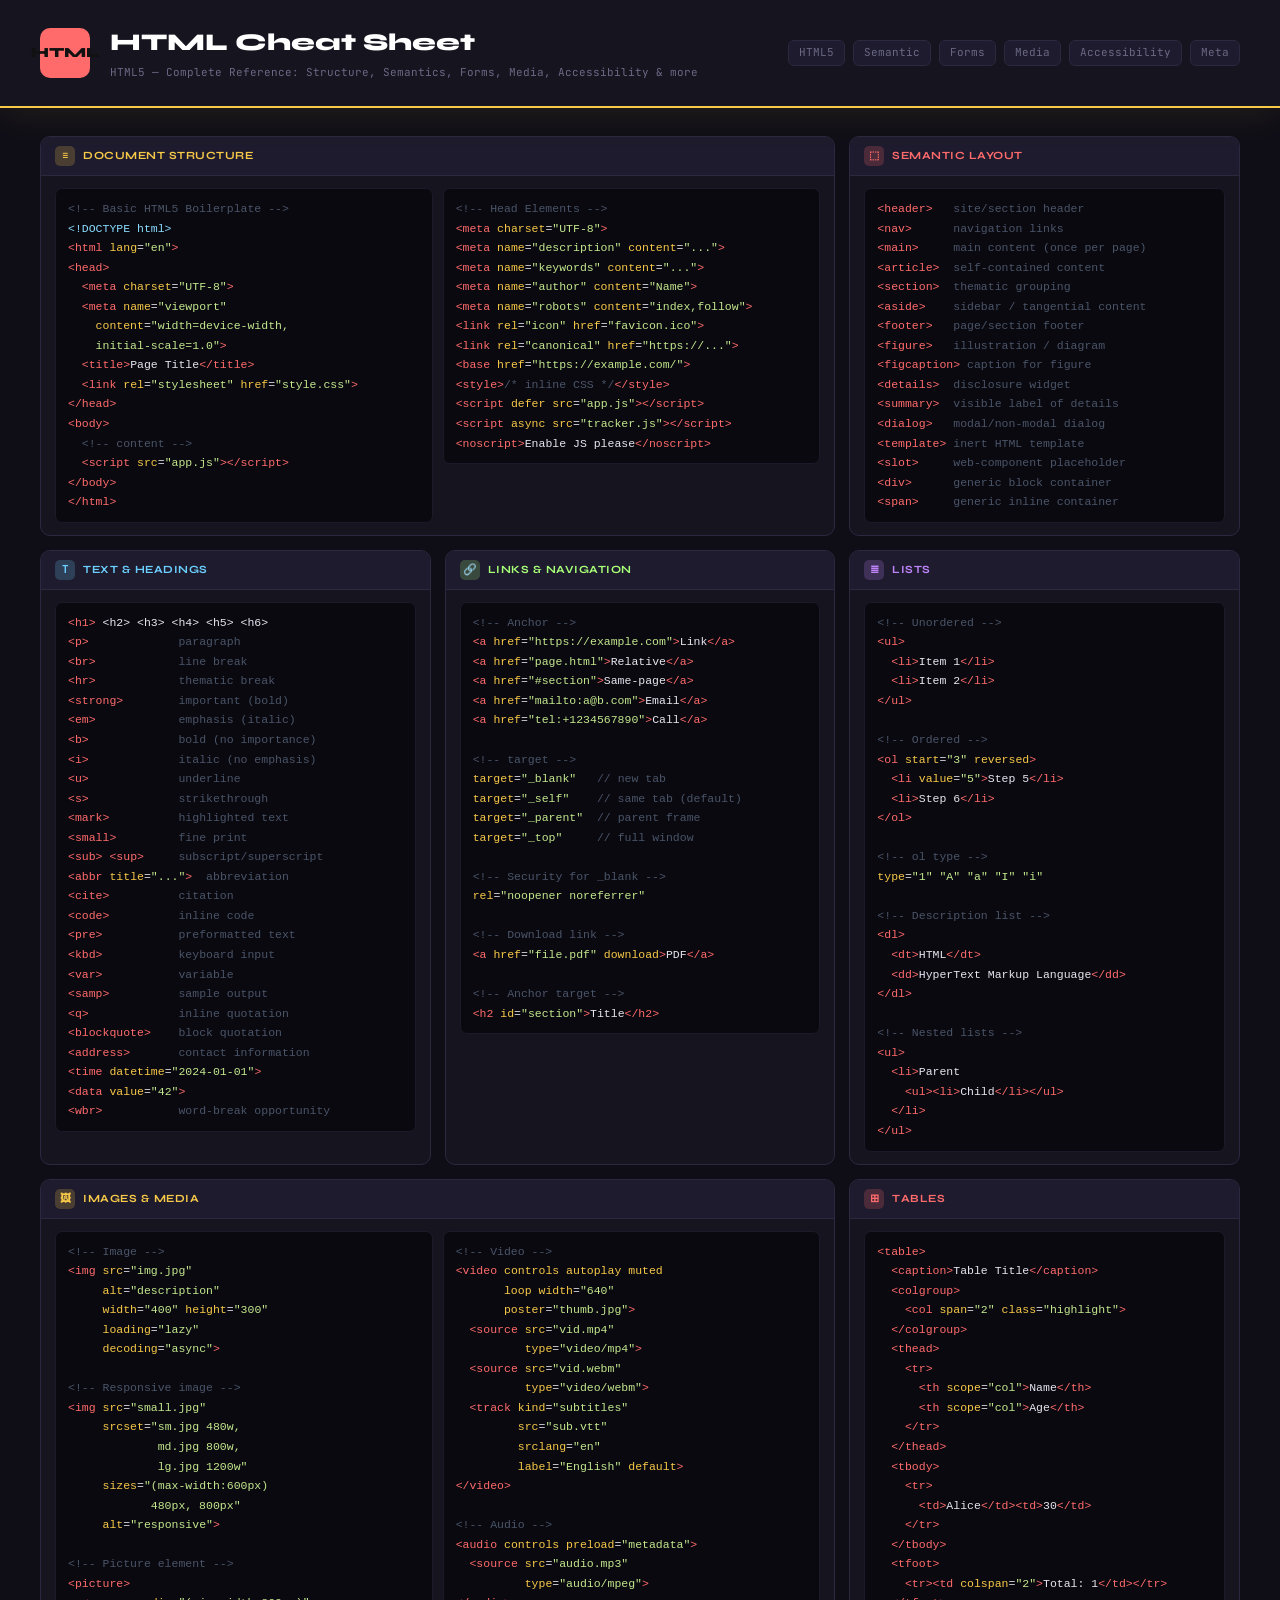
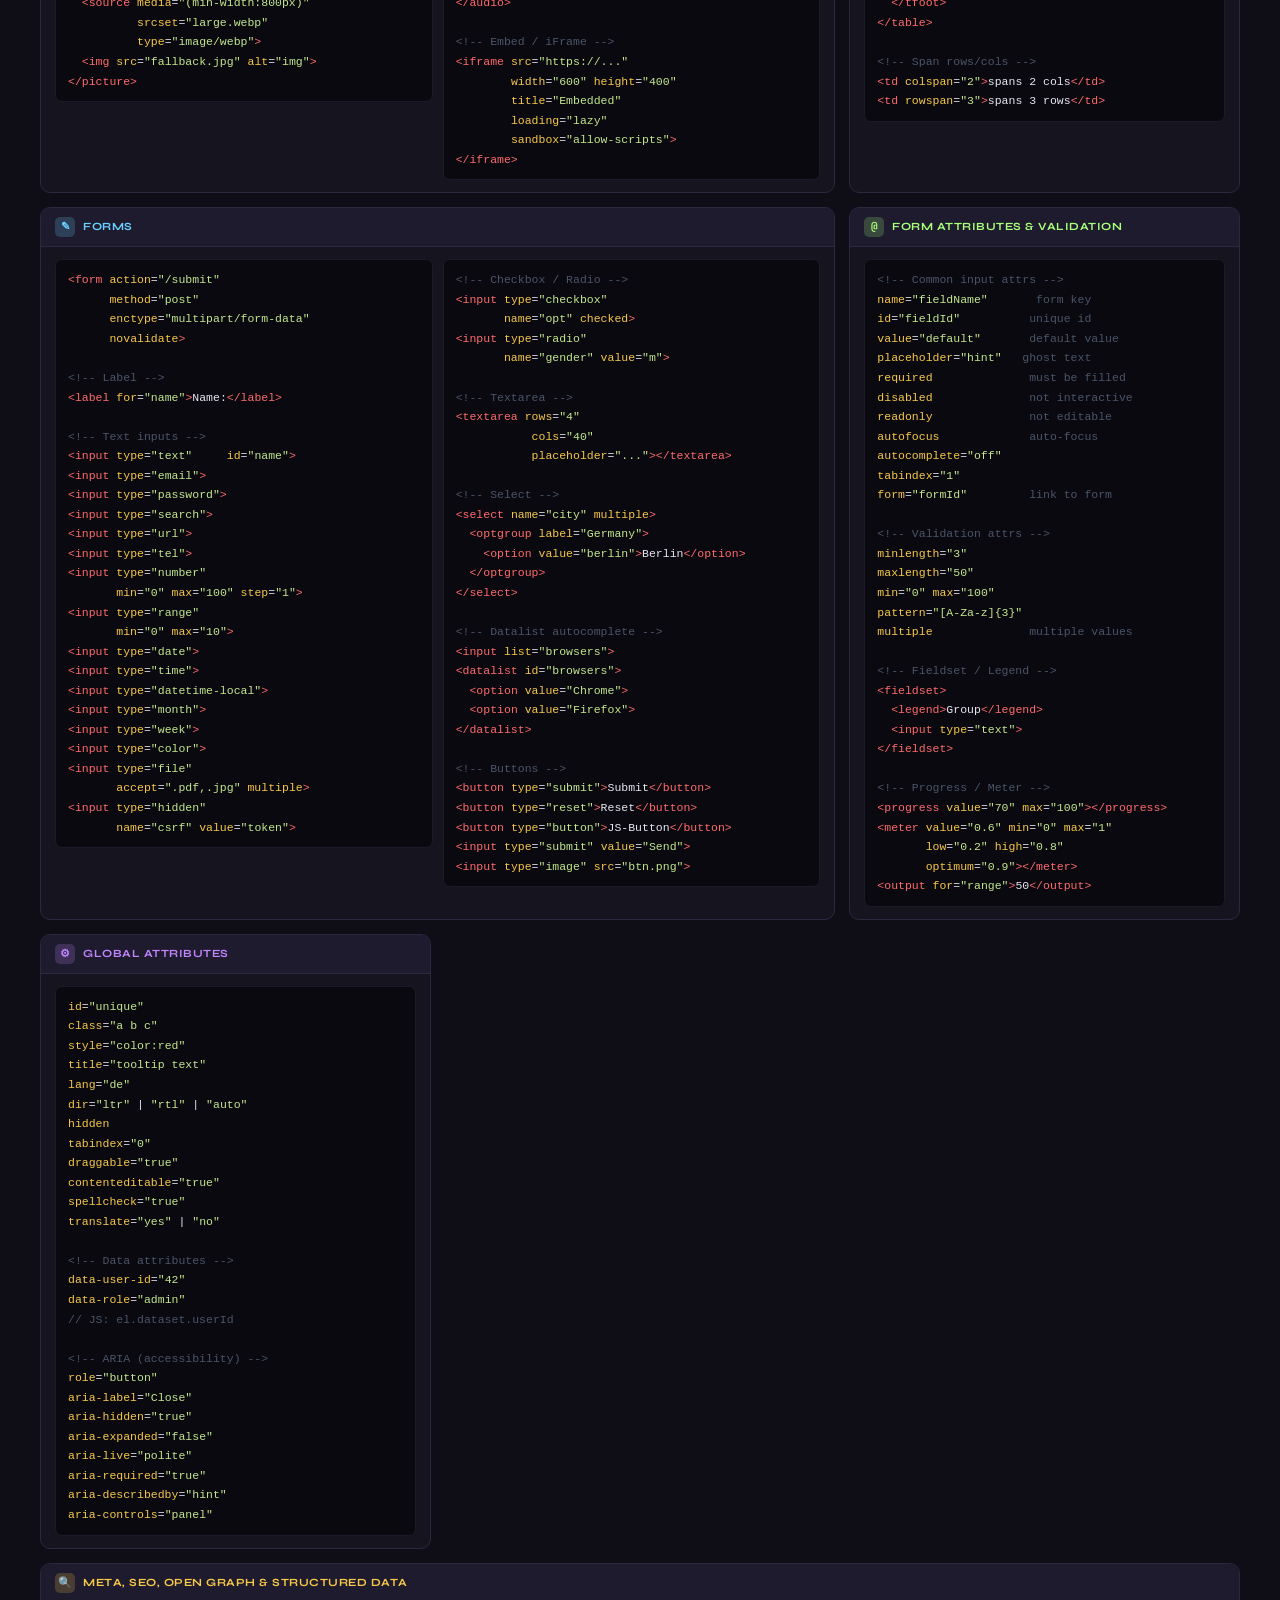
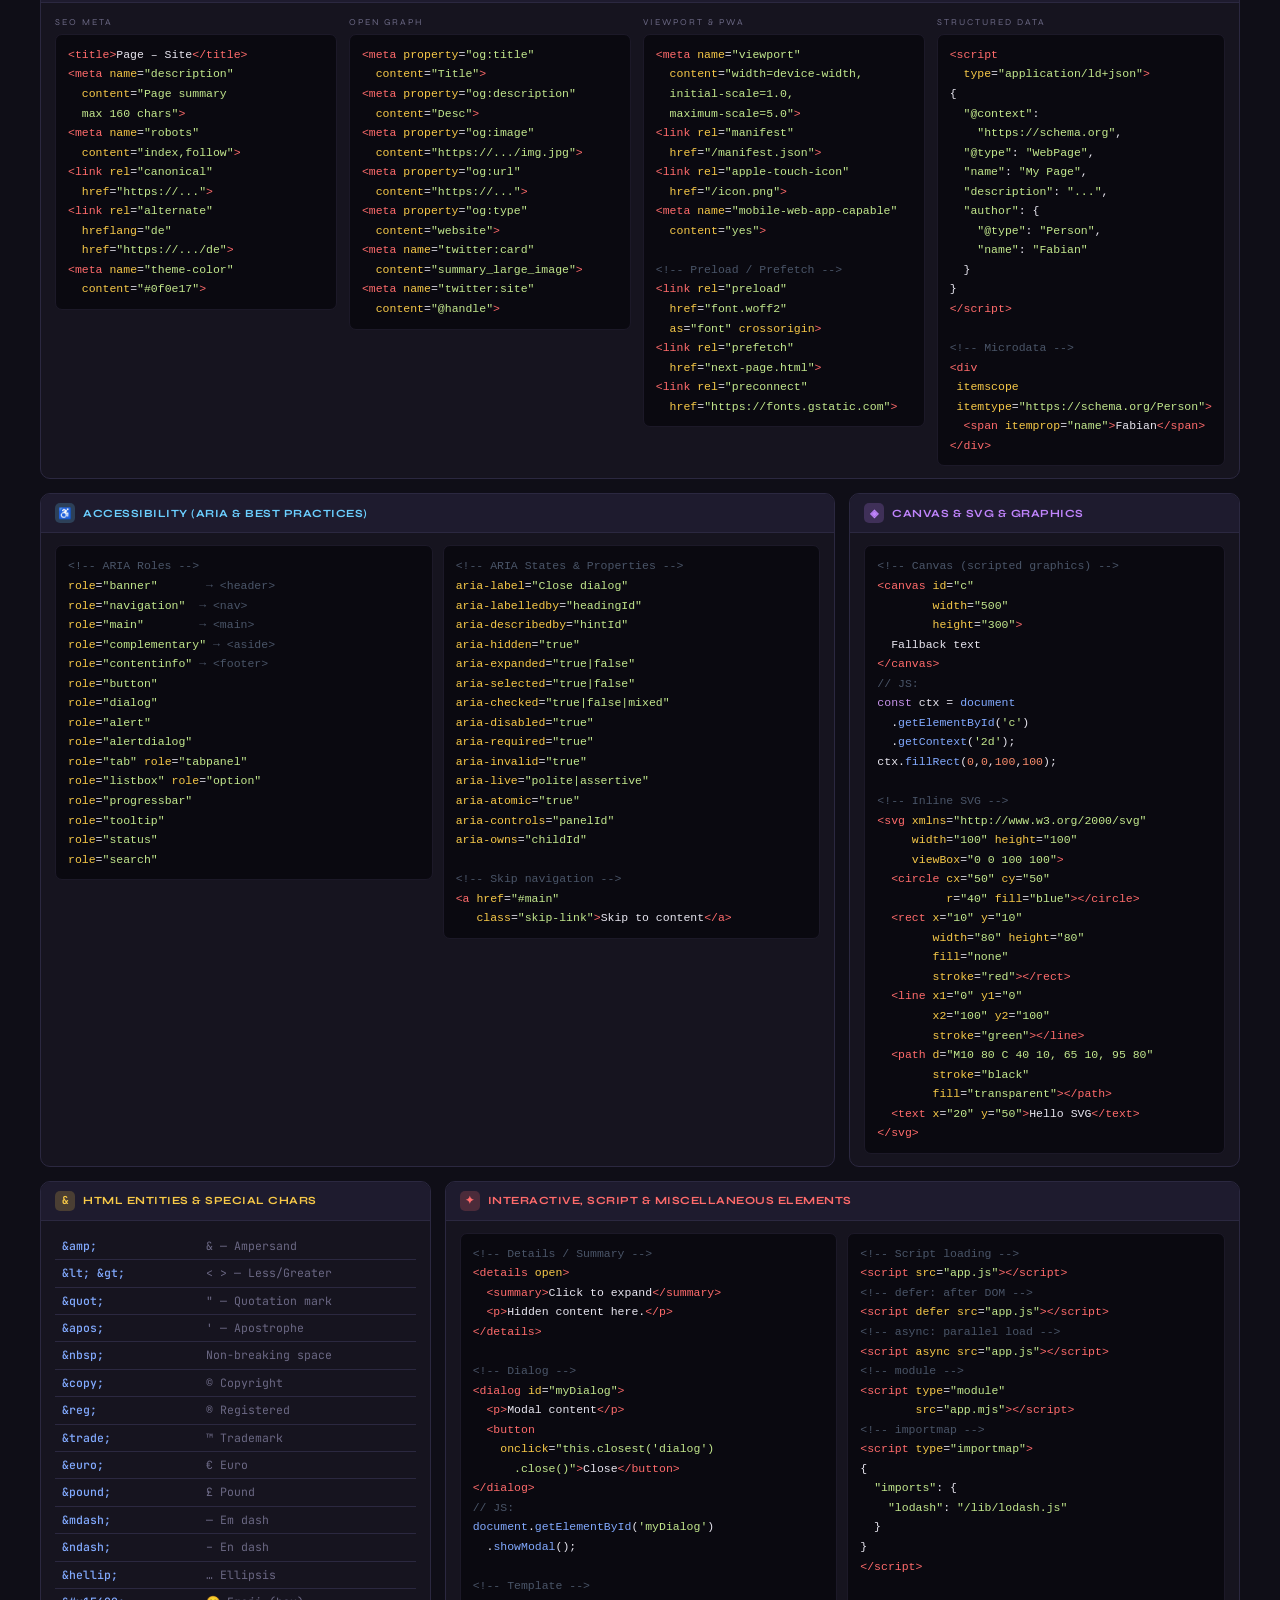
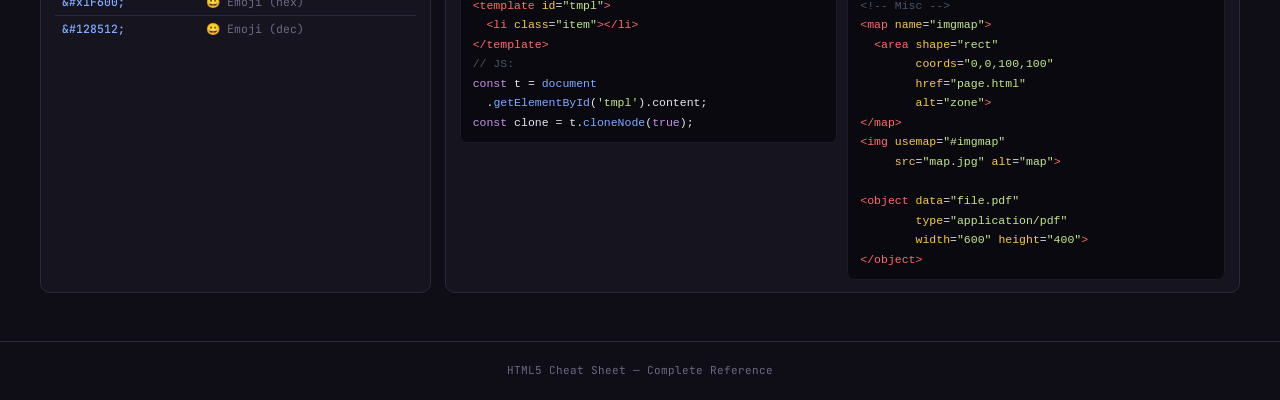
<file: html-cheatsheet.html>
﻿<!DOCTYPE html>
<html lang="en">
<head>
<meta charset="UTF-8">
<meta name="viewport" content="width=device-width, initial-scale=1.0">
<title>HTML Cheat Sheet</title>
<link href="https://fonts.googleapis.com/css2?family=JetBrains+Mono:wght@300;400;500;700&family=Syne:wght@400;700;800&display=swap" rel="stylesheet">
<style>
  :root {
    --bg: #0f0e17;
    --surface: #16141f;
    --surface2: #1e1b2e;
    --border: #2b2840;
    --accent: #f7c948;
    --accent2: #ff6b6b;
    --accent3: #6bcfff;
    --accent4: #a8ff78;
    --accent5: #c084fc;
    --text: #e8e6f0;
    --muted: #6b6884;
    --kw: #c792ea;
    --type: #82aaff;
    --string: #c3e88d;
    --num: #f78c6c;
    --comment: #4a5568;
    --fn: #82aaff;
    --op: #89ddff;
  }
  * { margin: 0; padding: 0; box-sizing: border-box; }
  body { font-family: 'JetBrains Mono', monospace; background: var(--bg); color: var(--text); line-height: 1.6; font-size: 13px; }
  header { background: var(--surface); border-bottom: 2px solid var(--accent); padding: 24px 40px; display: flex; align-items: center; gap: 20px; position: sticky; top: 0; z-index: 100; box-shadow: 0 4px 40px rgba(247,201,72,0.1); }
  .logo { width: 50px; height: 50px; background: var(--accent2); border-radius: 10px; display: flex; align-items: center; justify-content: center; font-family: 'Syne', sans-serif; font-weight: 800; font-size: 14px; color: #111; flex-shrink: 0; }
  header h1 { font-family: 'Syne', sans-serif; font-size: 24px; font-weight: 800; color: #fff; }
  header p { color: var(--muted); font-size: 11px; margin-top: 2px; }
  .tag-row { margin-left: auto; display: flex; gap: 8px; flex-wrap: wrap; }
  .tag { background: var(--surface2); border: 1px solid var(--border); border-radius: 6px; padding: 3px 10px; font-size: 11px; color: var(--muted); }
  .page { padding: 28px 40px; }
  .grid { display: grid; grid-template-columns: repeat(3, 1fr); gap: 14px; }
  .col-2 { grid-column: span 2; }
  .col-3 { grid-column: span 3; }
  .card { background: var(--surface); border: 1px solid var(--border); border-radius: 10px; overflow: hidden; transition: border-color 0.2s; }
  .card:hover { border-color: var(--accent); }
  .card-header { padding: 9px 14px; display: flex; align-items: center; gap: 8px; border-bottom: 1px solid var(--border); background: var(--surface2); }
  .card-icon { width: 20px; height: 20px; border-radius: 5px; display: flex; align-items: center; justify-content: center; font-size: 11px; font-weight: 700; flex-shrink: 0; }
  .card-title { font-family: 'Syne', sans-serif; font-size: 11px; font-weight: 700; letter-spacing: 0.5px; text-transform: uppercase; }
  .card-body { padding: 12px 14px; }
  pre { background: #0a0910; border-radius: 7px; padding: 10px 12px; overflow-x: auto; font-size: 11.5px; line-height: 1.7; margin-bottom: 8px; border: 1px solid #1c1928; }
  pre:last-child { margin-bottom: 0; }
  .kw { color: var(--kw); } .ty { color: var(--type); } .st { color: var(--string); } .nm { color: var(--num); } .cm { color: var(--comment); } .fn { color: var(--fn); } .op { color: var(--op); } .at { color: var(--accent); } .tag-c { color: var(--accent2); }
  .kv-table { width: 100%; border-collapse: collapse; font-size: 11.5px; margin-bottom: 6px; }
  .kv-table td { padding: 4px 7px; border-bottom: 1px solid var(--border); vertical-align: top; }
  .kv-table tr:last-child td { border-bottom: none; }
  .kv-table td:first-child { color: var(--type); white-space: nowrap; font-weight: 500; width: 40%; }
  .kv-table td:last-child { color: var(--muted); }
  .sep { border: none; border-top: 1px solid var(--border); margin: 8px 0; }
  .section-label { font-family: 'Syne', sans-serif; font-size: 9px; text-transform: uppercase; letter-spacing: 2px; color: var(--muted); margin: 10px 0 5px; }
  .section-label:first-child { margin-top: 0; }
  .c-yellow .card-icon { background: rgba(247,201,72,0.2); color: var(--accent); }
  .c-red    .card-icon { background: rgba(255,107,107,0.2); color: var(--accent2); }
  .c-blue   .card-icon { background: rgba(107,207,255,0.2); color: var(--accent3); }
  .c-green  .card-icon { background: rgba(168,255,120,0.2); color: var(--accent4); }
  .c-purple .card-icon { background: rgba(192,132,252,0.2); color: var(--accent5); }
  .c-yellow .card-title { color: var(--accent); }
  .c-red    .card-title { color: var(--accent2); }
  .c-blue   .card-title { color: var(--accent3); }
  .c-green  .card-title { color: var(--accent4); }
  .c-purple .card-title { color: var(--accent5); }
  footer { text-align: center; padding: 20px; color: var(--muted); font-size: 11px; border-top: 1px solid var(--border); margin-top: 20px; }

  /* ===== MODAL SYSTEM ===== */
  .card { cursor: pointer; }
  .card-header { position: relative; transition: background 0.15s; }
  .card-header::after { content: '⤢'; position: absolute; right: 12px; top: 50%; transform: translateY(-50%); font-size: 13px; color: var(--muted); opacity: 0; transition: opacity 0.2s; pointer-events: none; }
  .card:hover .card-header::after { opacity: 1; }
  .card:hover .card-header { background: #221f35; }
  #m-ov { position: fixed; inset: 0; background: rgba(5,4,14,0.93); backdrop-filter: blur(12px); -webkit-backdrop-filter: blur(12px); z-index: 9000; display: flex; align-items: center; justify-content: center; opacity: 0; pointer-events: none; transition: opacity 0.3s; }
  #m-ov.open { opacity: 1; pointer-events: all; }
  #m-panel { background: var(--surface); border: 1px solid var(--border); border-radius: 20px; width: min(1160px, 96vw); max-height: 90vh; display: flex; flex-direction: column; transform: scale(0.95) translateY(30px); transition: transform 0.38s cubic-bezier(0.34,1.4,0.64,1); box-shadow: 0 40px 120px rgba(0,0,0,0.8); overflow: hidden; }
  #m-ov.open #m-panel { transform: none; }
  #m-head { padding: 18px 24px; display: flex; align-items: center; gap: 14px; border-bottom: 1px solid var(--border); background: var(--surface2); flex-shrink: 0; }
  #m-badge { width: 44px; height: 44px; border-radius: 12px; display: flex; align-items: center; justify-content: center; font-size: 20px; font-weight: 800; flex-shrink: 0; font-family: 'Syne', sans-serif; }
  #m-title { font-family: 'Syne', sans-serif; font-size: 19px; font-weight: 800; color: #fff; }
  #m-sub { font-size: 11px; color: var(--muted); margin-top: 2px; }
  #m-close { margin-left: auto; width: 36px; height: 36px; border-radius: 10px; border: 1px solid var(--border); background: transparent; color: var(--muted); font-size: 18px; cursor: pointer; display: flex; align-items: center; justify-content: center; transition: all 0.15s; flex-shrink: 0; }
  #m-close:hover { background: var(--accent2); color: #fff; border-color: var(--accent2); }
  #m-tabs { display: flex; border-bottom: 1px solid var(--border); background: var(--surface2); flex-shrink: 0; padding: 0 24px; gap: 2px; }
  .m-tab { background: none; border: none; border-bottom: 2px solid transparent; color: var(--muted); font-family: 'Syne', sans-serif; font-size: 11px; font-weight: 700; text-transform: uppercase; letter-spacing: 1px; padding: 10px 18px; cursor: pointer; transition: all 0.15s; margin-bottom: -1px; }
  .m-tab.active { color: var(--accent); border-bottom-color: var(--accent); }
  .m-tab:hover:not(.active) { color: var(--text); }
  #m-body { flex: 1; overflow-y: auto; padding: 24px; scroll-behavior: smooth; }
  #m-body::-webkit-scrollbar { width: 6px; } #m-body::-webkit-scrollbar-track { background: var(--surface); } #m-body::-webkit-scrollbar-thumb { background: var(--border); border-radius: 3px; }
  .m-pane { display: none; animation: mfade 0.22s ease; }
  .m-pane.active { display: block; }
  @keyframes mfade { from { opacity:0; transform:translateY(6px); } to { opacity:1; transform:none; } }
  /* Demo shared styles */
  .d-grid { display: grid; grid-template-columns: 1fr 1fr; gap: 16px; }
  .d-grid-3 { display: grid; grid-template-columns: 1fr 1fr 1fr; gap: 12px; }
  .d-box { background: #0a0910; border: 1px solid var(--border); border-radius: 12px; padding: 16px; }
  .d-label { font-family: 'Syne', sans-serif; font-size: 9px; text-transform: uppercase; letter-spacing: 2px; color: var(--muted); margin-bottom: 10px; }
  .d-preview { background: #fff; color: #111; border-radius: 8px; padding: 14px; min-height: 70px; font-family: sans-serif; font-size: 13px; line-height: 1.5; }
  .d-btn { background: var(--surface2); border: 1px solid var(--border); border-radius: 6px; color: var(--text); font-family: 'JetBrains Mono', monospace; font-size: 11px; padding: 5px 11px; cursor: pointer; transition: all 0.15s; margin: 2px; display: inline-flex; align-items: center; gap: 4px; }
  .d-btn:hover { background: var(--accent); color: #111; border-color: var(--accent); }
  .d-btn.on { background: var(--accent4); color: #111; border-color: var(--accent4); }
  .d-input { background: var(--surface2); border: 1px solid var(--border); border-radius: 6px; color: var(--text); font-family: 'JetBrains Mono', monospace; font-size: 12px; padding: 7px 10px; width: 100%; outline: none; box-sizing: border-box; }
  .d-input:focus { border-color: var(--accent3); box-shadow: 0 0 0 3px rgba(107,207,255,0.1); }
  .d-select { background: var(--surface2); border: 1px solid var(--border); border-radius: 6px; color: var(--text); font-family: 'JetBrains Mono', monospace; font-size: 12px; padding: 6px 10px; outline: none; cursor: pointer; }
  .d-code { background: #0a0910; border: 1px solid #1c1928; border-radius: 6px; padding: 10px 12px; font-size: 11px; line-height: 1.7; white-space: pre; overflow-x: auto; color: var(--text); font-family: 'JetBrains Mono', monospace; }
  .d-tip { background: rgba(107,207,255,0.07); border: 1px solid rgba(107,207,255,0.2); border-radius: 8px; padding: 10px 14px; font-size: 12px; color: var(--text); margin: 7px 0; }
  .d-tip strong { color: var(--accent3); }
  .d-warn { background: rgba(255,107,107,0.07); border: 1px solid rgba(255,107,107,0.2); border-radius: 8px; padding: 10px 14px; font-size: 12px; color: var(--text); margin: 7px 0; }
  .d-warn strong { color: var(--accent2); }
  .d-ok { background: rgba(168,255,120,0.07); border: 1px solid rgba(168,255,120,0.2); border-radius: 8px; padding: 10px 14px; font-size: 12px; color: var(--text); margin: 7px 0; }
  .d-ok strong { color: var(--accent4); }
  .d-section { margin-bottom: 20px; }
  .d-stitle { font-family: 'Syne', sans-serif; font-size: 10px; text-transform: uppercase; letter-spacing: 2px; color: var(--muted); margin-bottom: 8px; border-bottom: 1px solid var(--border); padding-bottom: 5px; }
  .d-info { background: var(--surface2); border: 1px solid var(--accent3); border-radius: 8px; padding: 12px 14px; font-size: 12px; color: var(--text); transition: all 0.25s; min-height: 48px; }
  .d-info strong { color: var(--accent3); font-family: 'Syne', sans-serif; }
  /* DOM tree */
  .dom-lbl { display: inline-flex; align-items: center; gap: 6px; padding: 3px 10px; border-radius: 6px; cursor: pointer; transition: all 0.15s; border: 1px solid transparent; font-size: 12px; user-select: none; }
  .dom-lbl:hover { background: var(--surface2); border-color: var(--border); }
  .dom-lbl.hl { background: rgba(247,201,72,0.12); border-color: var(--accent); }
  .dom-lbl .dt { color: var(--accent2); font-weight: 600; } .dom-lbl .da { color: var(--accent); font-size: 10px; } .dom-lbl .dc { color: var(--muted); font-size: 10px; }
  .dom-ch { padding-left: 16px; border-left: 1px dashed var(--border); margin-left: 14px; margin-top: 2px; }
  /* Wireframe */
  .wf { border-radius: 8px; overflow: hidden; font-family: sans-serif; display: flex; flex-direction: column; min-height: 230px; border: 1px solid #ccc; }
  .wf-hd { background: #bfdbfe; padding: 8px 12px; font-weight: 700; font-size: 11px; cursor: pointer; transition: all 0.15s; display: flex; align-items: center; gap: 6px; }
  .wf-nv { background: #fde68a; padding: 5px 12px; display: flex; gap: 12px; cursor: pointer; transition: all 0.15s; font-size: 10px; }
  .wf-flex { display: flex; flex: 1; }
  .wf-mn { background: #d1fae5; padding: 10px; flex: 1; cursor: pointer; transition: all 0.15s; font-size: 10px; }
  .wf-art { background: rgba(255,255,255,0.7); margin: 4px; padding: 6px; border-radius: 3px; cursor: pointer; font-size: 9px; transition: all 0.15s; }
  .wf-sec { background: rgba(99,102,241,0.1); margin: 4px; padding: 6px; border-radius: 3px; cursor: pointer; font-size: 9px; transition: all 0.15s; }
  .wf-as { background: #fce7f3; padding: 8px; width: 90px; cursor: pointer; transition: all 0.15s; font-size: 9px; }
  .wf-ft { background: #fecaca; padding: 7px 12px; text-align: center; cursor: pointer; transition: all 0.15s; font-size: 10px; }
  .wf-sel { outline: 3px solid #6366f1; outline-offset: 1px; }
  .wf-zone:hover { filter: brightness(0.9); }
  /* Entity table */
  .etbl { width: 100%; border-collapse: collapse; font-size: 12px; }
  .etbl th { background: var(--surface2); padding: 6px 10px; text-align: left; color: var(--muted); font-size: 10px; text-transform: uppercase; letter-spacing: 1px; border-bottom: 1px solid var(--border); font-family: 'Syne', sans-serif; }
  .etbl td { padding: 5px 10px; border-bottom: 1px solid #1a1828; vertical-align: middle; }
  .etbl tr:last-child td { border-bottom: none; }
  .etbl tr:hover td { background: var(--surface2); }
  .e-cp { background: var(--surface); border: 1px solid var(--border); border-radius: 4px; color: var(--muted); padding: 2px 8px; font-size: 10px; cursor: pointer; transition: all 0.15s; font-family: 'JetBrains Mono', monospace; }
  .e-cp:hover { background: var(--accent); color: #111; border-color: var(--accent); }
  /* OG card */
  .og-card { background: #fff; border-radius: 12px; overflow: hidden; font-family: sans-serif; max-width: 380px; box-shadow: 0 8px 30px rgba(0,0,0,0.4); }
  .og-img { height: 160px; display: flex; align-items: center; justify-content: center; font-size: 48px; background: linear-gradient(135deg, #667eea, #764ba2); }
  .og-body { padding: 12px 14px; }
  .og-site { font-size: 10px; color: #888; text-transform: uppercase; letter-spacing: 1px; }
  .og-title { font-size: 15px; font-weight: 700; color: #111; margin: 4px 0 3px; line-height: 1.3; }
  .og-desc { font-size: 12px; color: #555; line-height: 1.4; }
  /* canvas tools */
  .ctool { display: flex; gap: 8px; flex-wrap: wrap; align-items: center; margin-bottom: 10px; }
  .c-col { width: 26px; height: 26px; border-radius: 50%; border: 3px solid transparent; cursor: pointer; transition: border-color 0.15s; flex-shrink: 0; }
  .c-col.sel { border-color: #fff; }
  /* validation demo */
  .vfield { margin-bottom: 12px; }
  .vfield label { font-size: 10px; color: var(--muted); text-transform: uppercase; letter-spacing: 1px; font-family: 'Syne', sans-serif; display: block; margin-bottom: 4px; }
  .vfield input { width: 100%; padding: 7px 10px; border-radius: 6px; border: 2px solid var(--border); background: var(--surface2); color: var(--text); font-family: 'JetBrains Mono', monospace; font-size: 12px; box-sizing: border-box; outline: none; transition: border-color 0.2s; }
  .vfield input:valid:not(:placeholder-shown) { border-color: var(--accent4); }
  .vfield input:invalid:not(:placeholder-shown) { border-color: var(--accent2); }
  .vfield .hint { font-size: 10px; color: var(--muted); margin-top: 3px; }
  /* tab order demo */
  .tabel { padding: 8px 14px; border: 2px solid var(--border); border-radius: 6px; background: var(--surface); color: var(--text); font-family: 'JetBrains Mono', monospace; font-size: 12px; cursor: pointer; transition: all 0.2s; outline: none; display: inline-flex; align-items: center; gap: 6px; margin: 4px; }
  .tabel:focus { border-color: var(--accent3); box-shadow: 0 0 0 4px rgba(107,207,255,0.2); transform: scale(1.05); }
  .tab-badge { width: 18px; height: 18px; background: var(--accent3); color: #111; border-radius: 50%; display: inline-flex; align-items: center; justify-content: center; font-size: 10px; font-weight: 700; }
  /* live form demo */
  .lf-row { display: flex; flex-wrap: wrap; gap: 8px; margin-bottom: 10px; }
  .lf-item { background: var(--surface2); border-radius: 8px; padding: 10px; flex: 1; min-width: 140px; }
  .lf-item label { font-size: 9px; color: var(--muted); text-transform: uppercase; letter-spacing: 1px; font-family: 'Syne', sans-serif; display: block; margin-bottom: 5px; }
  .lf-item input, .lf-item select, .lf-item textarea { width: 100%; padding: 6px 8px; border-radius: 5px; border: 1px solid var(--border); background: var(--surface); color: var(--text); font-family: 'JetBrains Mono', monospace; font-size: 11px; box-sizing: border-box; outline: none; }
  .lf-item input:focus, .lf-item select:focus { border-color: var(--accent3); }
</style>
</head>
<body>
<header>
  <div class="logo">HTML</div>
  <div><h1>HTML Cheat Sheet</h1><p>HTML5 — Complete Reference: Structure, Semantics, Forms, Media, Accessibility &amp; more</p></div>
  <div class="tag-row"><span class="tag">HTML5</span><span class="tag">Semantic</span><span class="tag">Forms</span><span class="tag">Media</span><span class="tag">Accessibility</span><span class="tag">Meta</span></div>
</header>
<div class="page"><div class="grid">

<!-- DOCUMENT STRUCTURE -->
<div class="card c-yellow col-2">
  <div class="card-header"><div class="card-icon">≡</div><span class="card-title">Document Structure</span></div>
  <div class="card-body">
    <div style="display:grid;grid-template-columns:1fr 1fr;gap:10px;">
      <div>
<pre><span class="cm">&lt;!-- Basic HTML5 Boilerplate --&gt;</span>
<span class="op">&lt;!DOCTYPE html&gt;</span>
<span class="tag-c">&lt;html</span> <span class="at">lang</span>=<span class="st">"en"</span><span class="tag-c">&gt;</span>
<span class="tag-c">&lt;head&gt;</span>
  <span class="tag-c">&lt;meta</span> <span class="at">charset</span>=<span class="st">"UTF-8"</span><span class="tag-c">&gt;</span>
  <span class="tag-c">&lt;meta</span> <span class="at">name</span>=<span class="st">"viewport"</span>
    <span class="at">content</span>=<span class="st">"width=device-width,
    initial-scale=1.0"</span><span class="tag-c">&gt;</span>
  <span class="tag-c">&lt;title&gt;</span>Page Title<span class="tag-c">&lt;/title&gt;</span>
  <span class="tag-c">&lt;link</span> <span class="at">rel</span>=<span class="st">"stylesheet"</span> <span class="at">href</span>=<span class="st">"style.css"</span><span class="tag-c">&gt;</span>
<span class="tag-c">&lt;/head&gt;</span>
<span class="tag-c">&lt;body&gt;</span>
  <span class="cm">&lt;!-- content --&gt;</span>
  <span class="tag-c">&lt;script</span> <span class="at">src</span>=<span class="st">"app.js"</span><span class="tag-c">&gt;&lt;/script&gt;</span>
<span class="tag-c">&lt;/body&gt;</span>
<span class="tag-c">&lt;/html&gt;</span></pre>
      </div>
      <div>
<pre><span class="cm">&lt;!-- Head Elements --&gt;</span>
<span class="tag-c">&lt;meta</span> <span class="at">charset</span>=<span class="st">"UTF-8"</span><span class="tag-c">&gt;</span>
<span class="tag-c">&lt;meta</span> <span class="at">name</span>=<span class="st">"description"</span> <span class="at">content</span>=<span class="st">"..."</span><span class="tag-c">&gt;</span>
<span class="tag-c">&lt;meta</span> <span class="at">name</span>=<span class="st">"keywords"</span> <span class="at">content</span>=<span class="st">"..."</span><span class="tag-c">&gt;</span>
<span class="tag-c">&lt;meta</span> <span class="at">name</span>=<span class="st">"author"</span> <span class="at">content</span>=<span class="st">"Name"</span><span class="tag-c">&gt;</span>
<span class="tag-c">&lt;meta</span> <span class="at">name</span>=<span class="st">"robots"</span> <span class="at">content</span>=<span class="st">"index,follow"</span><span class="tag-c">&gt;</span>
<span class="tag-c">&lt;link</span> <span class="at">rel</span>=<span class="st">"icon"</span> <span class="at">href</span>=<span class="st">"favicon.ico"</span><span class="tag-c">&gt;</span>
<span class="tag-c">&lt;link</span> <span class="at">rel</span>=<span class="st">"canonical"</span> <span class="at">href</span>=<span class="st">"https://..."</span><span class="tag-c">&gt;</span>
<span class="tag-c">&lt;base</span> <span class="at">href</span>=<span class="st">"https://example.com/"</span><span class="tag-c">&gt;</span>
<span class="tag-c">&lt;style&gt;</span><span class="cm">/* inline CSS */</span><span class="tag-c">&lt;/style&gt;</span>
<span class="tag-c">&lt;script</span> <span class="at">defer</span> <span class="at">src</span>=<span class="st">"app.js"</span><span class="tag-c">&gt;&lt;/script&gt;</span>
<span class="tag-c">&lt;script</span> <span class="at">async</span> <span class="at">src</span>=<span class="st">"tracker.js"</span><span class="tag-c">&gt;&lt;/script&gt;</span>
<span class="tag-c">&lt;noscript&gt;</span>Enable JS please<span class="tag-c">&lt;/noscript&gt;</span></pre>
      </div>
    </div>
  </div>
</div>

<!-- SEMANTIC LAYOUT -->
<div class="card c-red">
  <div class="card-header"><div class="card-icon">⬚</div><span class="card-title">Semantic Layout</span></div>
  <div class="card-body">
<pre><span class="tag-c">&lt;header&gt;</span>   <span class="cm">site/section header</span>
<span class="tag-c">&lt;nav&gt;</span>      <span class="cm">navigation links</span>
<span class="tag-c">&lt;main&gt;</span>     <span class="cm">main content (once per page)</span>
<span class="tag-c">&lt;article&gt;</span>  <span class="cm">self-contained content</span>
<span class="tag-c">&lt;section&gt;</span>  <span class="cm">thematic grouping</span>
<span class="tag-c">&lt;aside&gt;</span>    <span class="cm">sidebar / tangential content</span>
<span class="tag-c">&lt;footer&gt;</span>   <span class="cm">page/section footer</span>
<span class="tag-c">&lt;figure&gt;</span>   <span class="cm">illustration / diagram</span>
<span class="tag-c">&lt;figcaption&gt;</span> <span class="cm">caption for figure</span>
<span class="tag-c">&lt;details&gt;</span>  <span class="cm">disclosure widget</span>
<span class="tag-c">&lt;summary&gt;</span>  <span class="cm">visible label of details</span>
<span class="tag-c">&lt;dialog&gt;</span>   <span class="cm">modal/non-modal dialog</span>
<span class="tag-c">&lt;template&gt;</span> <span class="cm">inert HTML template</span>
<span class="tag-c">&lt;slot&gt;</span>     <span class="cm">web-component placeholder</span>
<span class="tag-c">&lt;div&gt;</span>      <span class="cm">generic block container</span>
<span class="tag-c">&lt;span&gt;</span>     <span class="cm">generic inline container</span></pre>
  </div>
</div>

<!-- TEXT & HEADINGS -->
<div class="card c-blue">
  <div class="card-header"><div class="card-icon">T</div><span class="card-title">Text &amp; Headings</span></div>
  <div class="card-body">
<pre><span class="tag-c">&lt;h1&gt;</span> &lt;h2&gt; &lt;h3&gt; &lt;h4&gt; &lt;h5&gt; &lt;h6&gt;
<span class="tag-c">&lt;p&gt;</span>             <span class="cm">paragraph</span>
<span class="tag-c">&lt;br&gt;</span>            <span class="cm">line break</span>
<span class="tag-c">&lt;hr&gt;</span>            <span class="cm">thematic break</span>
<span class="tag-c">&lt;strong&gt;</span>        <span class="cm">important (bold)</span>
<span class="tag-c">&lt;em&gt;</span>            <span class="cm">emphasis (italic)</span>
<span class="tag-c">&lt;b&gt;</span>             <span class="cm">bold (no importance)</span>
<span class="tag-c">&lt;i&gt;</span>             <span class="cm">italic (no emphasis)</span>
<span class="tag-c">&lt;u&gt;</span>             <span class="cm">underline</span>
<span class="tag-c">&lt;s&gt;</span>             <span class="cm">strikethrough</span>
<span class="tag-c">&lt;mark&gt;</span>          <span class="cm">highlighted text</span>
<span class="tag-c">&lt;small&gt;</span>         <span class="cm">fine print</span>
<span class="tag-c">&lt;sub&gt;</span> <span class="tag-c">&lt;sup&gt;</span>     <span class="cm">subscript/superscript</span>
<span class="tag-c">&lt;abbr</span> <span class="at">title</span>=<span class="st">"..."</span><span class="tag-c">&gt;</span>  <span class="cm">abbreviation</span>
<span class="tag-c">&lt;cite&gt;</span>          <span class="cm">citation</span>
<span class="tag-c">&lt;code&gt;</span>          <span class="cm">inline code</span>
<span class="tag-c">&lt;pre&gt;</span>           <span class="cm">preformatted text</span>
<span class="tag-c">&lt;kbd&gt;</span>           <span class="cm">keyboard input</span>
<span class="tag-c">&lt;var&gt;</span>           <span class="cm">variable</span>
<span class="tag-c">&lt;samp&gt;</span>          <span class="cm">sample output</span>
<span class="tag-c">&lt;q&gt;</span>             <span class="cm">inline quotation</span>
<span class="tag-c">&lt;blockquote&gt;</span>    <span class="cm">block quotation</span>
<span class="tag-c">&lt;address&gt;</span>       <span class="cm">contact information</span>
<span class="tag-c">&lt;time</span> <span class="at">datetime</span>=<span class="st">"2024-01-01"</span><span class="tag-c">&gt;</span>
<span class="tag-c">&lt;data</span> <span class="at">value</span>=<span class="st">"42"</span><span class="tag-c">&gt;</span>
<span class="tag-c">&lt;wbr&gt;</span>           <span class="cm">word-break opportunity</span></pre>
  </div>
</div>

<!-- LINKS & NAVIGATION -->
<div class="card c-green">
  <div class="card-header"><div class="card-icon">🔗</div><span class="card-title">Links &amp; Navigation</span></div>
  <div class="card-body">
<pre><span class="cm">&lt;!-- Anchor --&gt;</span>
<span class="tag-c">&lt;a</span> <span class="at">href</span>=<span class="st">"https://example.com"</span><span class="tag-c">&gt;</span>Link<span class="tag-c">&lt;/a&gt;</span>
<span class="tag-c">&lt;a</span> <span class="at">href</span>=<span class="st">"page.html"</span><span class="tag-c">&gt;</span>Relative<span class="tag-c">&lt;/a&gt;</span>
<span class="tag-c">&lt;a</span> <span class="at">href</span>=<span class="st">"#section"</span><span class="tag-c">&gt;</span>Same-page<span class="tag-c">&lt;/a&gt;</span>
<span class="tag-c">&lt;a</span> <span class="at">href</span>=<span class="st">"mailto:a@b.com"</span><span class="tag-c">&gt;</span>Email<span class="tag-c">&lt;/a&gt;</span>
<span class="tag-c">&lt;a</span> <span class="at">href</span>=<span class="st">"tel:+1234567890"</span><span class="tag-c">&gt;</span>Call<span class="tag-c">&lt;/a&gt;</span>

<span class="cm">&lt;!-- target --&gt;</span>
<span class="at">target</span>=<span class="st">"_blank"</span>   <span class="cm">// new tab</span>
<span class="at">target</span>=<span class="st">"_self"</span>    <span class="cm">// same tab (default)</span>
<span class="at">target</span>=<span class="st">"_parent"</span>  <span class="cm">// parent frame</span>
<span class="at">target</span>=<span class="st">"_top"</span>     <span class="cm">// full window</span>

<span class="cm">&lt;!-- Security for _blank --&gt;</span>
<span class="at">rel</span>=<span class="st">"noopener noreferrer"</span>

<span class="cm">&lt;!-- Download link --&gt;</span>
<span class="tag-c">&lt;a</span> <span class="at">href</span>=<span class="st">"file.pdf"</span> <span class="at">download</span><span class="tag-c">&gt;</span>PDF<span class="tag-c">&lt;/a&gt;</span>

<span class="cm">&lt;!-- Anchor target --&gt;</span>
<span class="tag-c">&lt;h2</span> <span class="at">id</span>=<span class="st">"section"</span><span class="tag-c">&gt;</span>Title<span class="tag-c">&lt;/h2&gt;</span></pre>
  </div>
</div>

<!-- LISTS -->
<div class="card c-purple">
  <div class="card-header"><div class="card-icon">≣</div><span class="card-title">Lists</span></div>
  <div class="card-body">
<pre><span class="cm">&lt;!-- Unordered --&gt;</span>
<span class="tag-c">&lt;ul&gt;</span>
  <span class="tag-c">&lt;li&gt;</span>Item 1<span class="tag-c">&lt;/li&gt;</span>
  <span class="tag-c">&lt;li&gt;</span>Item 2<span class="tag-c">&lt;/li&gt;</span>
<span class="tag-c">&lt;/ul&gt;</span>

<span class="cm">&lt;!-- Ordered --&gt;</span>
<span class="tag-c">&lt;ol</span> <span class="at">start</span>=<span class="st">"3"</span> <span class="at">reversed</span><span class="tag-c">&gt;</span>
  <span class="tag-c">&lt;li</span> <span class="at">value</span>=<span class="st">"5"</span><span class="tag-c">&gt;</span>Step 5<span class="tag-c">&lt;/li&gt;</span>
  <span class="tag-c">&lt;li&gt;</span>Step 6<span class="tag-c">&lt;/li&gt;</span>
<span class="tag-c">&lt;/ol&gt;</span>

<span class="cm">&lt;!-- ol type --&gt;</span>
<span class="at">type</span>=<span class="st">"1"</span> <span class="st">"A"</span> <span class="st">"a"</span> <span class="st">"I"</span> <span class="st">"i"</span>

<span class="cm">&lt;!-- Description list --&gt;</span>
<span class="tag-c">&lt;dl&gt;</span>
  <span class="tag-c">&lt;dt&gt;</span>HTML<span class="tag-c">&lt;/dt&gt;</span>
  <span class="tag-c">&lt;dd&gt;</span>HyperText Markup Language<span class="tag-c">&lt;/dd&gt;</span>
<span class="tag-c">&lt;/dl&gt;</span>

<span class="cm">&lt;!-- Nested lists --&gt;</span>
<span class="tag-c">&lt;ul&gt;</span>
  <span class="tag-c">&lt;li&gt;</span>Parent
    <span class="tag-c">&lt;ul&gt;&lt;li&gt;</span>Child<span class="tag-c">&lt;/li&gt;&lt;/ul&gt;</span>
  <span class="tag-c">&lt;/li&gt;</span>
<span class="tag-c">&lt;/ul&gt;</span></pre>
  </div>
</div>

<!-- IMAGES & MEDIA -->
<div class="card c-yellow col-2">
  <div class="card-header"><div class="card-icon">🖼</div><span class="card-title">Images &amp; Media</span></div>
  <div class="card-body">
    <div style="display:grid;grid-template-columns:1fr 1fr;gap:10px;">
      <div>
<pre><span class="cm">&lt;!-- Image --&gt;</span>
<span class="tag-c">&lt;img</span> <span class="at">src</span>=<span class="st">"img.jpg"</span>
     <span class="at">alt</span>=<span class="st">"description"</span>
     <span class="at">width</span>=<span class="st">"400"</span> <span class="at">height</span>=<span class="st">"300"</span>
     <span class="at">loading</span>=<span class="st">"lazy"</span>
     <span class="at">decoding</span>=<span class="st">"async"</span><span class="tag-c">&gt;</span>

<span class="cm">&lt;!-- Responsive image --&gt;</span>
<span class="tag-c">&lt;img</span> <span class="at">src</span>=<span class="st">"small.jpg"</span>
     <span class="at">srcset</span>=<span class="st">"sm.jpg 480w,
             md.jpg 800w,
             lg.jpg 1200w"</span>
     <span class="at">sizes</span>=<span class="st">"(max-width:600px)
            480px, 800px"</span>
     <span class="at">alt</span>=<span class="st">"responsive"</span><span class="tag-c">&gt;</span>

<span class="cm">&lt;!-- Picture element --&gt;</span>
<span class="tag-c">&lt;picture&gt;</span>
  <span class="tag-c">&lt;source</span> <span class="at">media</span>=<span class="st">"(min-width:800px)"</span>
          <span class="at">srcset</span>=<span class="st">"large.webp"</span>
          <span class="at">type</span>=<span class="st">"image/webp"</span><span class="tag-c">&gt;</span>
  <span class="tag-c">&lt;img</span> <span class="at">src</span>=<span class="st">"fallback.jpg"</span> <span class="at">alt</span>=<span class="st">"img"</span><span class="tag-c">&gt;</span>
<span class="tag-c">&lt;/picture&gt;</span></pre>
      </div>
      <div>
<pre><span class="cm">&lt;!-- Video --&gt;</span>
<span class="tag-c">&lt;video</span> <span class="at">controls</span> <span class="at">autoplay</span> <span class="at">muted</span>
       <span class="at">loop</span> <span class="at">width</span>=<span class="st">"640"</span>
       <span class="at">poster</span>=<span class="st">"thumb.jpg"</span><span class="tag-c">&gt;</span>
  <span class="tag-c">&lt;source</span> <span class="at">src</span>=<span class="st">"vid.mp4"</span>
          <span class="at">type</span>=<span class="st">"video/mp4"</span><span class="tag-c">&gt;</span>
  <span class="tag-c">&lt;source</span> <span class="at">src</span>=<span class="st">"vid.webm"</span>
          <span class="at">type</span>=<span class="st">"video/webm"</span><span class="tag-c">&gt;</span>
  <span class="tag-c">&lt;track</span> <span class="at">kind</span>=<span class="st">"subtitles"</span>
         <span class="at">src</span>=<span class="st">"sub.vtt"</span>
         <span class="at">srclang</span>=<span class="st">"en"</span>
         <span class="at">label</span>=<span class="st">"English"</span> <span class="at">default</span><span class="tag-c">&gt;</span>
<span class="tag-c">&lt;/video&gt;</span>

<span class="cm">&lt;!-- Audio --&gt;</span>
<span class="tag-c">&lt;audio</span> <span class="at">controls</span> <span class="at">preload</span>=<span class="st">"metadata"</span><span class="tag-c">&gt;</span>
  <span class="tag-c">&lt;source</span> <span class="at">src</span>=<span class="st">"audio.mp3"</span>
          <span class="at">type</span>=<span class="st">"audio/mpeg"</span><span class="tag-c">&gt;</span>
<span class="tag-c">&lt;/audio&gt;</span>

<span class="cm">&lt;!-- Embed / iFrame --&gt;</span>
<span class="tag-c">&lt;iframe</span> <span class="at">src</span>=<span class="st">"https://..."</span>
        <span class="at">width</span>=<span class="st">"600"</span> <span class="at">height</span>=<span class="st">"400"</span>
        <span class="at">title</span>=<span class="st">"Embedded"</span>
        <span class="at">loading</span>=<span class="st">"lazy"</span>
        <span class="at">sandbox</span>=<span class="st">"allow-scripts"</span><span class="tag-c">&gt;</span>
<span class="tag-c">&lt;/iframe&gt;</span></pre>
      </div>
    </div>
  </div>
</div>

<!-- TABLES -->
<div class="card c-red">
  <div class="card-header"><div class="card-icon">⊞</div><span class="card-title">Tables</span></div>
  <div class="card-body">
<pre><span class="tag-c">&lt;table&gt;</span>
  <span class="tag-c">&lt;caption&gt;</span>Table Title<span class="tag-c">&lt;/caption&gt;</span>
  <span class="tag-c">&lt;colgroup&gt;</span>
    <span class="tag-c">&lt;col</span> <span class="at">span</span>=<span class="st">"2"</span> <span class="at">class</span>=<span class="st">"highlight"</span><span class="tag-c">&gt;</span>
  <span class="tag-c">&lt;/colgroup&gt;</span>
  <span class="tag-c">&lt;thead&gt;</span>
    <span class="tag-c">&lt;tr&gt;</span>
      <span class="tag-c">&lt;th</span> <span class="at">scope</span>=<span class="st">"col"</span><span class="tag-c">&gt;</span>Name<span class="tag-c">&lt;/th&gt;</span>
      <span class="tag-c">&lt;th</span> <span class="at">scope</span>=<span class="st">"col"</span><span class="tag-c">&gt;</span>Age<span class="tag-c">&lt;/th&gt;</span>
    <span class="tag-c">&lt;/tr&gt;</span>
  <span class="tag-c">&lt;/thead&gt;</span>
  <span class="tag-c">&lt;tbody&gt;</span>
    <span class="tag-c">&lt;tr&gt;</span>
      <span class="tag-c">&lt;td&gt;</span>Alice<span class="tag-c">&lt;/td&gt;&lt;td&gt;</span>30<span class="tag-c">&lt;/td&gt;</span>
    <span class="tag-c">&lt;/tr&gt;</span>
  <span class="tag-c">&lt;/tbody&gt;</span>
  <span class="tag-c">&lt;tfoot&gt;</span>
    <span class="tag-c">&lt;tr&gt;&lt;td</span> <span class="at">colspan</span>=<span class="st">"2"</span><span class="tag-c">&gt;</span>Total: 1<span class="tag-c">&lt;/td&gt;&lt;/tr&gt;</span>
  <span class="tag-c">&lt;/tfoot&gt;</span>
<span class="tag-c">&lt;/table&gt;</span>

<span class="cm">&lt;!-- Span rows/cols --&gt;</span>
<span class="tag-c">&lt;td</span> <span class="at">colspan</span>=<span class="st">"2"</span><span class="tag-c">&gt;</span>spans 2 cols<span class="tag-c">&lt;/td&gt;</span>
<span class="tag-c">&lt;td</span> <span class="at">rowspan</span>=<span class="st">"3"</span><span class="tag-c">&gt;</span>spans 3 rows<span class="tag-c">&lt;/td&gt;</span></pre>
  </div>
</div>

<!-- FORMS -->
<div class="card c-blue col-2">
  <div class="card-header"><div class="card-icon">✎</div><span class="card-title">Forms</span></div>
  <div class="card-body">
    <div style="display:grid;grid-template-columns:1fr 1fr;gap:10px;">
      <div>
<pre><span class="tag-c">&lt;form</span> <span class="at">action</span>=<span class="st">"/submit"</span>
      <span class="at">method</span>=<span class="st">"post"</span>
      <span class="at">enctype</span>=<span class="st">"multipart/form-data"</span>
      <span class="at">novalidate</span><span class="tag-c">&gt;</span>

<span class="cm">&lt;!-- Label --&gt;</span>
<span class="tag-c">&lt;label</span> <span class="at">for</span>=<span class="st">"name"</span><span class="tag-c">&gt;</span>Name:<span class="tag-c">&lt;/label&gt;</span>

<span class="cm">&lt;!-- Text inputs --&gt;</span>
<span class="tag-c">&lt;input</span> <span class="at">type</span>=<span class="st">"text"</span>     <span class="at">id</span>=<span class="st">"name"</span><span class="tag-c">&gt;</span>
<span class="tag-c">&lt;input</span> <span class="at">type</span>=<span class="st">"email"</span><span class="tag-c">&gt;</span>
<span class="tag-c">&lt;input</span> <span class="at">type</span>=<span class="st">"password"</span><span class="tag-c">&gt;</span>
<span class="tag-c">&lt;input</span> <span class="at">type</span>=<span class="st">"search"</span><span class="tag-c">&gt;</span>
<span class="tag-c">&lt;input</span> <span class="at">type</span>=<span class="st">"url"</span><span class="tag-c">&gt;</span>
<span class="tag-c">&lt;input</span> <span class="at">type</span>=<span class="st">"tel"</span><span class="tag-c">&gt;</span>
<span class="tag-c">&lt;input</span> <span class="at">type</span>=<span class="st">"number"</span>
       <span class="at">min</span>=<span class="st">"0"</span> <span class="at">max</span>=<span class="st">"100"</span> <span class="at">step</span>=<span class="st">"1"</span><span class="tag-c">&gt;</span>
<span class="tag-c">&lt;input</span> <span class="at">type</span>=<span class="st">"range"</span>
       <span class="at">min</span>=<span class="st">"0"</span> <span class="at">max</span>=<span class="st">"10"</span><span class="tag-c">&gt;</span>
<span class="tag-c">&lt;input</span> <span class="at">type</span>=<span class="st">"date"</span><span class="tag-c">&gt;</span>
<span class="tag-c">&lt;input</span> <span class="at">type</span>=<span class="st">"time"</span><span class="tag-c">&gt;</span>
<span class="tag-c">&lt;input</span> <span class="at">type</span>=<span class="st">"datetime-local"</span><span class="tag-c">&gt;</span>
<span class="tag-c">&lt;input</span> <span class="at">type</span>=<span class="st">"month"</span><span class="tag-c">&gt;</span>
<span class="tag-c">&lt;input</span> <span class="at">type</span>=<span class="st">"week"</span><span class="tag-c">&gt;</span>
<span class="tag-c">&lt;input</span> <span class="at">type</span>=<span class="st">"color"</span><span class="tag-c">&gt;</span>
<span class="tag-c">&lt;input</span> <span class="at">type</span>=<span class="st">"file"</span>
       <span class="at">accept</span>=<span class="st">".pdf,.jpg"</span> <span class="at">multiple</span><span class="tag-c">&gt;</span>
<span class="tag-c">&lt;input</span> <span class="at">type</span>=<span class="st">"hidden"</span>
       <span class="at">name</span>=<span class="st">"csrf"</span> <span class="at">value</span>=<span class="st">"token"</span><span class="tag-c">&gt;</span></pre>
      </div>
      <div>
<pre><span class="cm">&lt;!-- Checkbox / Radio --&gt;</span>
<span class="tag-c">&lt;input</span> <span class="at">type</span>=<span class="st">"checkbox"</span>
       <span class="at">name</span>=<span class="st">"opt"</span> <span class="at">checked</span><span class="tag-c">&gt;</span>
<span class="tag-c">&lt;input</span> <span class="at">type</span>=<span class="st">"radio"</span>
       <span class="at">name</span>=<span class="st">"gender"</span> <span class="at">value</span>=<span class="st">"m"</span><span class="tag-c">&gt;</span>

<span class="cm">&lt;!-- Textarea --&gt;</span>
<span class="tag-c">&lt;textarea</span> <span class="at">rows</span>=<span class="st">"4"</span>
           <span class="at">cols</span>=<span class="st">"40"</span>
           <span class="at">placeholder</span>=<span class="st">"..."</span><span class="tag-c">&gt;&lt;/textarea&gt;</span>

<span class="cm">&lt;!-- Select --&gt;</span>
<span class="tag-c">&lt;select</span> <span class="at">name</span>=<span class="st">"city"</span> <span class="at">multiple</span><span class="tag-c">&gt;</span>
  <span class="tag-c">&lt;optgroup</span> <span class="at">label</span>=<span class="st">"Germany"</span><span class="tag-c">&gt;</span>
    <span class="tag-c">&lt;option</span> <span class="at">value</span>=<span class="st">"berlin"</span><span class="tag-c">&gt;</span>Berlin<span class="tag-c">&lt;/option&gt;</span>
  <span class="tag-c">&lt;/optgroup&gt;</span>
<span class="tag-c">&lt;/select&gt;</span>

<span class="cm">&lt;!-- Datalist autocomplete --&gt;</span>
<span class="tag-c">&lt;input</span> <span class="at">list</span>=<span class="st">"browsers"</span><span class="tag-c">&gt;</span>
<span class="tag-c">&lt;datalist</span> <span class="at">id</span>=<span class="st">"browsers"</span><span class="tag-c">&gt;</span>
  <span class="tag-c">&lt;option</span> <span class="at">value</span>=<span class="st">"Chrome"</span><span class="tag-c">&gt;</span>
  <span class="tag-c">&lt;option</span> <span class="at">value</span>=<span class="st">"Firefox"</span><span class="tag-c">&gt;</span>
<span class="tag-c">&lt;/datalist&gt;</span>

<span class="cm">&lt;!-- Buttons --&gt;</span>
<span class="tag-c">&lt;button</span> <span class="at">type</span>=<span class="st">"submit"</span><span class="tag-c">&gt;</span>Submit<span class="tag-c">&lt;/button&gt;</span>
<span class="tag-c">&lt;button</span> <span class="at">type</span>=<span class="st">"reset"</span><span class="tag-c">&gt;</span>Reset<span class="tag-c">&lt;/button&gt;</span>
<span class="tag-c">&lt;button</span> <span class="at">type</span>=<span class="st">"button"</span><span class="tag-c">&gt;</span>JS-Button<span class="tag-c">&lt;/button&gt;</span>
<span class="tag-c">&lt;input</span> <span class="at">type</span>=<span class="st">"submit"</span> <span class="at">value</span>=<span class="st">"Send"</span><span class="tag-c">&gt;</span>
<span class="tag-c">&lt;input</span> <span class="at">type</span>=<span class="st">"image"</span> <span class="at">src</span>=<span class="st">"btn.png"</span><span class="tag-c">&gt;</span></pre>
      </div>
    </div>
  </div>
</div>

<!-- FORM ATTRIBUTES -->
<div class="card c-green">
  <div class="card-header"><div class="card-icon">@</div><span class="card-title">Form Attributes &amp; Validation</span></div>
  <div class="card-body">
<pre><span class="cm">&lt;!-- Common input attrs --&gt;</span>
<span class="at">name</span>=<span class="st">"fieldName"</span>       <span class="cm">form key</span>
<span class="at">id</span>=<span class="st">"fieldId"</span>          <span class="cm">unique id</span>
<span class="at">value</span>=<span class="st">"default"</span>       <span class="cm">default value</span>
<span class="at">placeholder</span>=<span class="st">"hint"</span>   <span class="cm">ghost text</span>
<span class="at">required</span>              <span class="cm">must be filled</span>
<span class="at">disabled</span>              <span class="cm">not interactive</span>
<span class="at">readonly</span>              <span class="cm">not editable</span>
<span class="at">autofocus</span>             <span class="cm">auto-focus</span>
<span class="at">autocomplete</span>=<span class="st">"off"</span>
<span class="at">tabindex</span>=<span class="st">"1"</span>
<span class="at">form</span>=<span class="st">"formId"</span>         <span class="cm">link to form</span>

<span class="cm">&lt;!-- Validation attrs --&gt;</span>
<span class="at">minlength</span>=<span class="st">"3"</span>
<span class="at">maxlength</span>=<span class="st">"50"</span>
<span class="at">min</span>=<span class="st">"0"</span> <span class="at">max</span>=<span class="st">"100"</span>
<span class="at">pattern</span>=<span class="st">"[A-Za-z]{3}"</span>
<span class="at">multiple</span>              <span class="cm">multiple values</span>

<span class="cm">&lt;!-- Fieldset / Legend --&gt;</span>
<span class="tag-c">&lt;fieldset&gt;</span>
  <span class="tag-c">&lt;legend&gt;</span>Group<span class="tag-c">&lt;/legend&gt;</span>
  <span class="tag-c">&lt;input</span> <span class="at">type</span>=<span class="st">"text"</span><span class="tag-c">&gt;</span>
<span class="tag-c">&lt;/fieldset&gt;</span>

<span class="cm">&lt;!-- Progress / Meter --&gt;</span>
<span class="tag-c">&lt;progress</span> <span class="at">value</span>=<span class="st">"70"</span> <span class="at">max</span>=<span class="st">"100"</span><span class="tag-c">&gt;&lt;/progress&gt;</span>
<span class="tag-c">&lt;meter</span> <span class="at">value</span>=<span class="st">"0.6"</span> <span class="at">min</span>=<span class="st">"0"</span> <span class="at">max</span>=<span class="st">"1"</span>
       <span class="at">low</span>=<span class="st">"0.2"</span> <span class="at">high</span>=<span class="st">"0.8"</span>
       <span class="at">optimum</span>=<span class="st">"0.9"</span><span class="tag-c">&gt;&lt;/meter&gt;</span>
<span class="tag-c">&lt;output</span> <span class="at">for</span>=<span class="st">"range"</span><span class="tag-c">&gt;</span>50<span class="tag-c">&lt;/output&gt;</span></pre>
  </div>
</div>

<!-- GLOBAL ATTRIBUTES -->
<div class="card c-purple">
  <div class="card-header"><div class="card-icon">⚙</div><span class="card-title">Global Attributes</span></div>
  <div class="card-body">
<pre><span class="at">id</span>=<span class="st">"unique"</span>
<span class="at">class</span>=<span class="st">"a b c"</span>
<span class="at">style</span>=<span class="st">"color:red"</span>
<span class="at">title</span>=<span class="st">"tooltip text"</span>
<span class="at">lang</span>=<span class="st">"de"</span>
<span class="at">dir</span>=<span class="st">"ltr"</span> | <span class="st">"rtl"</span> | <span class="st">"auto"</span>
<span class="at">hidden</span>
<span class="at">tabindex</span>=<span class="st">"0"</span>
<span class="at">draggable</span>=<span class="st">"true"</span>
<span class="at">contenteditable</span>=<span class="st">"true"</span>
<span class="at">spellcheck</span>=<span class="st">"true"</span>
<span class="at">translate</span>=<span class="st">"yes"</span> | <span class="st">"no"</span>

<span class="cm">&lt;!-- Data attributes --&gt;</span>
<span class="at">data-user-id</span>=<span class="st">"42"</span>
<span class="at">data-role</span>=<span class="st">"admin"</span>
<span class="cm">// JS: el.dataset.userId</span>

<span class="cm">&lt;!-- ARIA (accessibility) --&gt;</span>
<span class="at">role</span>=<span class="st">"button"</span>
<span class="at">aria-label</span>=<span class="st">"Close"</span>
<span class="at">aria-hidden</span>=<span class="st">"true"</span>
<span class="at">aria-expanded</span>=<span class="st">"false"</span>
<span class="at">aria-live</span>=<span class="st">"polite"</span>
<span class="at">aria-required</span>=<span class="st">"true"</span>
<span class="at">aria-describedby</span>=<span class="st">"hint"</span>
<span class="at">aria-controls</span>=<span class="st">"panel"</span></pre>
  </div>
</div>

<!-- META & SEO & OG -->
<div class="card c-yellow col-3">
  <div class="card-header"><div class="card-icon">🔍</div><span class="card-title">Meta, SEO, Open Graph &amp; Structured Data</span></div>
  <div class="card-body">
    <div style="display:grid;grid-template-columns:repeat(4,1fr);gap:12px;">
      <div>
        <div class="section-label">SEO Meta</div>
<pre><span class="tag-c">&lt;title&gt;</span>Page – Site<span class="tag-c">&lt;/title&gt;</span>
<span class="tag-c">&lt;meta</span> <span class="at">name</span>=<span class="st">"description"</span>
  <span class="at">content</span>=<span class="st">"Page summary
  max 160 chars"</span><span class="tag-c">&gt;</span>
<span class="tag-c">&lt;meta</span> <span class="at">name</span>=<span class="st">"robots"</span>
  <span class="at">content</span>=<span class="st">"index,follow"</span><span class="tag-c">&gt;</span>
<span class="tag-c">&lt;link</span> <span class="at">rel</span>=<span class="st">"canonical"</span>
  <span class="at">href</span>=<span class="st">"https://..."</span><span class="tag-c">&gt;</span>
<span class="tag-c">&lt;link</span> <span class="at">rel</span>=<span class="st">"alternate"</span>
  <span class="at">hreflang</span>=<span class="st">"de"</span>
  <span class="at">href</span>=<span class="st">"https://.../de"</span><span class="tag-c">&gt;</span>
<span class="tag-c">&lt;meta</span> <span class="at">name</span>=<span class="st">"theme-color"</span>
  <span class="at">content</span>=<span class="st">"#0f0e17"</span><span class="tag-c">&gt;</span></pre>
      </div>
      <div>
        <div class="section-label">Open Graph</div>
<pre><span class="tag-c">&lt;meta</span> <span class="at">property</span>=<span class="st">"og:title"</span>
  <span class="at">content</span>=<span class="st">"Title"</span><span class="tag-c">&gt;</span>
<span class="tag-c">&lt;meta</span> <span class="at">property</span>=<span class="st">"og:description"</span>
  <span class="at">content</span>=<span class="st">"Desc"</span><span class="tag-c">&gt;</span>
<span class="tag-c">&lt;meta</span> <span class="at">property</span>=<span class="st">"og:image"</span>
  <span class="at">content</span>=<span class="st">"https://.../img.jpg"</span><span class="tag-c">&gt;</span>
<span class="tag-c">&lt;meta</span> <span class="at">property</span>=<span class="st">"og:url"</span>
  <span class="at">content</span>=<span class="st">"https://..."</span><span class="tag-c">&gt;</span>
<span class="tag-c">&lt;meta</span> <span class="at">property</span>=<span class="st">"og:type"</span>
  <span class="at">content</span>=<span class="st">"website"</span><span class="tag-c">&gt;</span>
<span class="tag-c">&lt;meta</span> <span class="at">name</span>=<span class="st">"twitter:card"</span>
  <span class="at">content</span>=<span class="st">"summary_large_image"</span><span class="tag-c">&gt;</span>
<span class="tag-c">&lt;meta</span> <span class="at">name</span>=<span class="st">"twitter:site"</span>
  <span class="at">content</span>=<span class="st">"@handle"</span><span class="tag-c">&gt;</span></pre>
      </div>
      <div>
        <div class="section-label">Viewport &amp; PWA</div>
<pre><span class="tag-c">&lt;meta</span> <span class="at">name</span>=<span class="st">"viewport"</span>
  <span class="at">content</span>=<span class="st">"width=device-width,
  initial-scale=1.0,
  maximum-scale=5.0"</span><span class="tag-c">&gt;</span>
<span class="tag-c">&lt;link</span> <span class="at">rel</span>=<span class="st">"manifest"</span>
  <span class="at">href</span>=<span class="st">"/manifest.json"</span><span class="tag-c">&gt;</span>
<span class="tag-c">&lt;link</span> <span class="at">rel</span>=<span class="st">"apple-touch-icon"</span>
  <span class="at">href</span>=<span class="st">"/icon.png"</span><span class="tag-c">&gt;</span>
<span class="tag-c">&lt;meta</span> <span class="at">name</span>=<span class="st">"mobile-web-app-capable"</span>
  <span class="at">content</span>=<span class="st">"yes"</span><span class="tag-c">&gt;</span>

<span class="cm">&lt;!-- Preload / Prefetch --&gt;</span>
<span class="tag-c">&lt;link</span> <span class="at">rel</span>=<span class="st">"preload"</span>
  <span class="at">href</span>=<span class="st">"font.woff2"</span>
  <span class="at">as</span>=<span class="st">"font"</span> <span class="at">crossorigin</span><span class="tag-c">&gt;</span>
<span class="tag-c">&lt;link</span> <span class="at">rel</span>=<span class="st">"prefetch"</span>
  <span class="at">href</span>=<span class="st">"next-page.html"</span><span class="tag-c">&gt;</span>
<span class="tag-c">&lt;link</span> <span class="at">rel</span>=<span class="st">"preconnect"</span>
  <span class="at">href</span>=<span class="st">"https://fonts.gstatic.com"</span><span class="tag-c">&gt;</span></pre>
      </div>
      <div>
        <div class="section-label">Structured Data</div>
<pre><span class="tag-c">&lt;script</span>
  <span class="at">type</span>=<span class="st">"application/ld+json"</span><span class="tag-c">&gt;</span>
{
  <span class="st">"@context"</span>:
    <span class="st">"https://schema.org"</span>,
  <span class="st">"@type"</span>: <span class="st">"WebPage"</span>,
  <span class="st">"name"</span>: <span class="st">"My Page"</span>,
  <span class="st">"description"</span>: <span class="st">"..."</span>,
  <span class="st">"author"</span>: {
    <span class="st">"@type"</span>: <span class="st">"Person"</span>,
    <span class="st">"name"</span>: <span class="st">"Fabian"</span>
  }
}
<span class="tag-c">&lt;/script&gt;</span>

<span class="cm">&lt;!-- Microdata --&gt;</span>
<span class="tag-c">&lt;div</span>
 <span class="at">itemscope</span>
 <span class="at">itemtype</span>=<span class="st">"https://schema.org/Person"</span><span class="tag-c">&gt;</span>
  <span class="tag-c">&lt;span</span> <span class="at">itemprop</span>=<span class="st">"name"</span><span class="tag-c">&gt;</span>Fabian<span class="tag-c">&lt;/span&gt;</span>
<span class="tag-c">&lt;/div&gt;</span></pre>
      </div>
    </div>
  </div>
</div>

<!-- ACCESSIBILITY -->
<div class="card c-blue col-2">
  <div class="card-header"><div class="card-icon">♿</div><span class="card-title">Accessibility (ARIA &amp; Best Practices)</span></div>
  <div class="card-body">
    <div style="display:grid;grid-template-columns:1fr 1fr;gap:10px;">
      <div>
<pre><span class="cm">&lt;!-- ARIA Roles --&gt;</span>
<span class="at">role</span>=<span class="st">"banner"</span>       <span class="cm">→ &lt;header&gt;</span>
<span class="at">role</span>=<span class="st">"navigation"</span>  <span class="cm">→ &lt;nav&gt;</span>
<span class="at">role</span>=<span class="st">"main"</span>        <span class="cm">→ &lt;main&gt;</span>
<span class="at">role</span>=<span class="st">"complementary"</span> <span class="cm">→ &lt;aside&gt;</span>
<span class="at">role</span>=<span class="st">"contentinfo"</span> <span class="cm">→ &lt;footer&gt;</span>
<span class="at">role</span>=<span class="st">"button"</span>
<span class="at">role</span>=<span class="st">"dialog"</span>
<span class="at">role</span>=<span class="st">"alert"</span>
<span class="at">role</span>=<span class="st">"alertdialog"</span>
<span class="at">role</span>=<span class="st">"tab"</span> <span class="at">role</span>=<span class="st">"tabpanel"</span>
<span class="at">role</span>=<span class="st">"listbox"</span> <span class="at">role</span>=<span class="st">"option"</span>
<span class="at">role</span>=<span class="st">"progressbar"</span>
<span class="at">role</span>=<span class="st">"tooltip"</span>
<span class="at">role</span>=<span class="st">"status"</span>
<span class="at">role</span>=<span class="st">"search"</span></pre>
      </div>
      <div>
<pre><span class="cm">&lt;!-- ARIA States &amp; Properties --&gt;</span>
<span class="at">aria-label</span>=<span class="st">"Close dialog"</span>
<span class="at">aria-labelledby</span>=<span class="st">"headingId"</span>
<span class="at">aria-describedby</span>=<span class="st">"hintId"</span>
<span class="at">aria-hidden</span>=<span class="st">"true"</span>
<span class="at">aria-expanded</span>=<span class="st">"true|false"</span>
<span class="at">aria-selected</span>=<span class="st">"true|false"</span>
<span class="at">aria-checked</span>=<span class="st">"true|false|mixed"</span>
<span class="at">aria-disabled</span>=<span class="st">"true"</span>
<span class="at">aria-required</span>=<span class="st">"true"</span>
<span class="at">aria-invalid</span>=<span class="st">"true"</span>
<span class="at">aria-live</span>=<span class="st">"polite|assertive"</span>
<span class="at">aria-atomic</span>=<span class="st">"true"</span>
<span class="at">aria-controls</span>=<span class="st">"panelId"</span>
<span class="at">aria-owns</span>=<span class="st">"childId"</span>

<span class="cm">&lt;!-- Skip navigation --&gt;</span>
<span class="tag-c">&lt;a</span> <span class="at">href</span>=<span class="st">"#main"</span>
   <span class="at">class</span>=<span class="st">"skip-link"</span><span class="tag-c">&gt;</span>Skip to content<span class="tag-c">&lt;/a&gt;</span></pre>
      </div>
    </div>
  </div>
</div>

<!-- SPECIAL ELEMENTS & CANVAS / SVG -->
<div class="card c-purple">
  <div class="card-header"><div class="card-icon">◈</div><span class="card-title">Canvas &amp; SVG &amp; Graphics</span></div>
  <div class="card-body">
<pre><span class="cm">&lt;!-- Canvas (scripted graphics) --&gt;</span>
<span class="tag-c">&lt;canvas</span> <span class="at">id</span>=<span class="st">"c"</span>
        <span class="at">width</span>=<span class="st">"500"</span>
        <span class="at">height</span>=<span class="st">"300"</span><span class="tag-c">&gt;</span>
  Fallback text
<span class="tag-c">&lt;/canvas&gt;</span>
<span class="cm">// JS:</span>
<span class="kw">const</span> ctx = <span class="fn">document</span>
  .<span class="fn">getElementById</span>(<span class="st">'c'</span>)
  .<span class="fn">getContext</span>(<span class="st">'2d'</span>);
ctx.<span class="fn">fillRect</span>(<span class="nm">0</span>,<span class="nm">0</span>,<span class="nm">100</span>,<span class="nm">100</span>);

<span class="cm">&lt;!-- Inline SVG --&gt;</span>
<span class="tag-c">&lt;svg</span> <span class="at">xmlns</span>=<span class="st">"http://www.w3.org/2000/svg"</span>
     <span class="at">width</span>=<span class="st">"100"</span> <span class="at">height</span>=<span class="st">"100"</span>
     <span class="at">viewBox</span>=<span class="st">"0 0 100 100"</span><span class="tag-c">&gt;</span>
  <span class="tag-c">&lt;circle</span> <span class="at">cx</span>=<span class="st">"50"</span> <span class="at">cy</span>=<span class="st">"50"</span>
          <span class="at">r</span>=<span class="st">"40"</span> <span class="at">fill</span>=<span class="st">"blue"</span><span class="tag-c">&gt;&lt;/circle&gt;</span>
  <span class="tag-c">&lt;rect</span> <span class="at">x</span>=<span class="st">"10"</span> <span class="at">y</span>=<span class="st">"10"</span>
        <span class="at">width</span>=<span class="st">"80"</span> <span class="at">height</span>=<span class="st">"80"</span>
        <span class="at">fill</span>=<span class="st">"none"</span>
        <span class="at">stroke</span>=<span class="st">"red"</span><span class="tag-c">&gt;&lt;/rect&gt;</span>
  <span class="tag-c">&lt;line</span> <span class="at">x1</span>=<span class="st">"0"</span> <span class="at">y1</span>=<span class="st">"0"</span>
        <span class="at">x2</span>=<span class="st">"100"</span> <span class="at">y2</span>=<span class="st">"100"</span>
        <span class="at">stroke</span>=<span class="st">"green"</span><span class="tag-c">&gt;&lt;/line&gt;</span>
  <span class="tag-c">&lt;path</span> <span class="at">d</span>=<span class="st">"M10 80 C 40 10, 65 10, 95 80"</span>
        <span class="at">stroke</span>=<span class="st">"black"</span>
        <span class="at">fill</span>=<span class="st">"transparent"</span><span class="tag-c">&gt;&lt;/path&gt;</span>
  <span class="tag-c">&lt;text</span> <span class="at">x</span>=<span class="st">"20"</span> <span class="at">y</span>=<span class="st">"50"</span><span class="tag-c">&gt;</span>Hello SVG<span class="tag-c">&lt;/text&gt;</span>
<span class="tag-c">&lt;/svg&gt;</span></pre>
  </div>
</div>

<!-- HTML ENTITIES -->
<div class="card c-yellow">
  <div class="card-header"><div class="card-icon">&amp;</div><span class="card-title">HTML Entities &amp; Special Chars</span></div>
  <div class="card-body">
    <table class="kv-table">
      <tr><td>&amp;amp;</td><td>&amp; — Ampersand</td></tr>
      <tr><td>&amp;lt; &amp;gt;</td><td>&lt; &gt; — Less/Greater</td></tr>
      <tr><td>&amp;quot;</td><td>" — Quotation mark</td></tr>
      <tr><td>&amp;apos;</td><td>' — Apostrophe</td></tr>
      <tr><td>&amp;nbsp;</td><td>Non-breaking space</td></tr>
      <tr><td>&amp;copy;</td><td>© Copyright</td></tr>
      <tr><td>&amp;reg;</td><td>® Registered</td></tr>
      <tr><td>&amp;trade;</td><td>™ Trademark</td></tr>
      <tr><td>&amp;euro;</td><td>€ Euro</td></tr>
      <tr><td>&amp;pound;</td><td>£ Pound</td></tr>
      <tr><td>&amp;mdash;</td><td>— Em dash</td></tr>
      <tr><td>&amp;ndash;</td><td>– En dash</td></tr>
      <tr><td>&amp;hellip;</td><td>… Ellipsis</td></tr>
      <tr><td>&amp;#x1F600;</td><td>😀 Emoji (hex)</td></tr>
      <tr><td>&amp;#128512;</td><td>😀 Emoji (dec)</td></tr>
    </table>
  </div>
</div>

<!-- INTERACTIVE & MISC ELEMENTS -->
<div class="card c-red col-2">
  <div class="card-header"><div class="card-icon">✦</div><span class="card-title">Interactive, Script &amp; Miscellaneous Elements</span></div>
  <div class="card-body">
    <div style="display:grid;grid-template-columns:1fr 1fr;gap:10px;">
      <div>
<pre><span class="cm">&lt;!-- Details / Summary --&gt;</span>
<span class="tag-c">&lt;details</span> <span class="at">open</span><span class="tag-c">&gt;</span>
  <span class="tag-c">&lt;summary&gt;</span>Click to expand<span class="tag-c">&lt;/summary&gt;</span>
  <span class="tag-c">&lt;p&gt;</span>Hidden content here.<span class="tag-c">&lt;/p&gt;</span>
<span class="tag-c">&lt;/details&gt;</span>

<span class="cm">&lt;!-- Dialog --&gt;</span>
<span class="tag-c">&lt;dialog</span> <span class="at">id</span>=<span class="st">"myDialog"</span><span class="tag-c">&gt;</span>
  <span class="tag-c">&lt;p&gt;</span>Modal content<span class="tag-c">&lt;/p&gt;</span>
  <span class="tag-c">&lt;button</span>
    <span class="at">onclick</span>=<span class="st">"this.closest('dialog')
      .close()"</span><span class="tag-c">&gt;</span>Close<span class="tag-c">&lt;/button&gt;</span>
<span class="tag-c">&lt;/dialog&gt;</span>
<span class="cm">// JS:</span>
<span class="fn">document</span>.<span class="fn">getElementById</span>(<span class="st">'myDialog'</span>)
  .<span class="fn">showModal</span>();

<span class="cm">&lt;!-- Template --&gt;</span>
<span class="tag-c">&lt;template</span> <span class="at">id</span>=<span class="st">"tmpl"</span><span class="tag-c">&gt;</span>
  <span class="tag-c">&lt;li</span> <span class="at">class</span>=<span class="st">"item"</span><span class="tag-c">&gt;&lt;/li&gt;</span>
<span class="tag-c">&lt;/template&gt;</span>
<span class="cm">// JS:</span>
<span class="kw">const</span> t = <span class="fn">document</span>
  .<span class="fn">getElementById</span>(<span class="st">'tmpl'</span>).content;
<span class="kw">const</span> clone = t.<span class="fn">cloneNode</span>(<span class="kw">true</span>);</pre>
      </div>
      <div>
<pre><span class="cm">&lt;!-- Script loading --&gt;</span>
<span class="tag-c">&lt;script</span> <span class="at">src</span>=<span class="st">"app.js"</span><span class="tag-c">&gt;&lt;/script&gt;</span>
<span class="cm">&lt;!-- defer: after DOM --&gt;</span>
<span class="tag-c">&lt;script</span> <span class="at">defer</span> <span class="at">src</span>=<span class="st">"app.js"</span><span class="tag-c">&gt;&lt;/script&gt;</span>
<span class="cm">&lt;!-- async: parallel load --&gt;</span>
<span class="tag-c">&lt;script</span> <span class="at">async</span> <span class="at">src</span>=<span class="st">"app.js"</span><span class="tag-c">&gt;&lt;/script&gt;</span>
<span class="cm">&lt;!-- module --&gt;</span>
<span class="tag-c">&lt;script</span> <span class="at">type</span>=<span class="st">"module"</span>
        <span class="at">src</span>=<span class="st">"app.mjs"</span><span class="tag-c">&gt;&lt;/script&gt;</span>
<span class="cm">&lt;!-- importmap --&gt;</span>
<span class="tag-c">&lt;script</span> <span class="at">type</span>=<span class="st">"importmap"</span><span class="tag-c">&gt;</span>
{
  <span class="st">"imports"</span>: {
    <span class="st">"lodash"</span>: <span class="st">"/lib/lodash.js"</span>
  }
}
<span class="tag-c">&lt;/script&gt;</span>

<span class="cm">&lt;!-- Misc --&gt;</span>
<span class="tag-c">&lt;map</span> <span class="at">name</span>=<span class="st">"imgmap"</span><span class="tag-c">&gt;</span>
  <span class="tag-c">&lt;area</span> <span class="at">shape</span>=<span class="st">"rect"</span>
        <span class="at">coords</span>=<span class="st">"0,0,100,100"</span>
        <span class="at">href</span>=<span class="st">"page.html"</span>
        <span class="at">alt</span>=<span class="st">"zone"</span><span class="tag-c">&gt;</span>
<span class="tag-c">&lt;/map&gt;</span>
<span class="tag-c">&lt;img</span> <span class="at">usemap</span>=<span class="st">"#imgmap"</span>
     <span class="at">src</span>=<span class="st">"map.jpg"</span> <span class="at">alt</span>=<span class="st">"map"</span><span class="tag-c">&gt;</span>

<span class="tag-c">&lt;object</span> <span class="at">data</span>=<span class="st">"file.pdf"</span>
        <span class="at">type</span>=<span class="st">"application/pdf"</span>
        <span class="at">width</span>=<span class="st">"600"</span> <span class="at">height</span>=<span class="st">"400"</span><span class="tag-c">&gt;</span>
<span class="tag-c">&lt;/object&gt;</span></pre>
      </div>
    </div>
  </div>
</div>

</div></div>
<footer>HTML5 Cheat Sheet — Complete Reference</footer>

<!-- ===== MODAL OVERLAY ===== -->
<div id="m-ov" onclick="if(event.target===this)mClose()">
  <div id="m-panel">
    <div id="m-head">
      <div id="m-badge"></div>
      <div><div id="m-title"></div><div id="m-sub"></div></div>
      <button id="m-close" onclick="mClose()">✕</button>
    </div>
    <div id="m-tabs">
      <button class="m-tab active" data-tab="demo" onclick="mTab(this)">🎮 Live Demo</button>
      <button class="m-tab" data-tab="ref" onclick="mTab(this)">📖 Reference</button>
    </div>
    <div id="m-body">
      <div class="m-pane active" id="m-demo"></div>
      <div class="m-pane" id="m-ref"></div>
    </div>
  </div>
</div>

<script>
/* =====================================================================
   MODAL SYSTEM — HTML Cheat Sheet
   ===================================================================== */

// ── Utility helpers ──────────────────────────────────────────────────
function copyEl(id) {
  const el = document.getElementById(id);
  navigator.clipboard.writeText(el.innerText || el.textContent).then(() => {
    const btn = el.parentElement.querySelector('.d-btn[onclick*="copyEl"]') ||
                el.parentElement.querySelector('.d-btn[onclick*="copy"]');
    if (btn) { const t = btn.textContent; btn.textContent = '✓ Copied!'; setTimeout(() => btn.textContent = t, 1500); }
  });
}
function copyText(text) {
  navigator.clipboard.writeText(text).then(() => {});
}
function domInfo(el, msg) {
  document.querySelectorAll('.dom-lbl').forEach(x => x.classList.remove('hl'));
  el.classList.add('hl');
  const box = document.getElementById('dtree-info');
  if (box) { box.innerHTML = '<strong>ℹ️ ' + el.querySelector('.dt').textContent + '</strong> — ' + msg; }
}
function buildBP() {
  const title = document.getElementById('bpTitle').value || 'My Page';
  const css = document.getElementById('bpCss').checked;
  const js  = document.getElementById('bpJs').checked;
  const seo = document.getElementById('bpSeo').checked;
  const og  = document.getElementById('bpOg').checked;
  let out = `<!DOCTYPE html>\n<html lang="en">\n<head>\n  <meta charset="UTF-8">\n  <meta name="viewport" content="width=device-width, initial-scale=1.0">\n  <title>${title}</title>`;
  if (seo) out += `\n  <meta name="description" content="">\n  <meta name="robots" content="index,follow">`;
  if (og)  out += `\n  <meta property="og:title" content="${title}">\n  <meta property="og:description" content="">\n  <meta property="og:image" content="">\n  <meta property="og:url" content="">`;
  if (css) out += `\n  <link rel="stylesheet" href="style.css">`;
  out += `\n</head>\n<body>\n  <header></header>\n  <main></main>\n  <footer></footer>`;
  if (js)  out += `\n  <script defer src="app.js"><\/script>`;
  out += `\n</body>\n</html>`;
  const el = document.getElementById('bpOut');
  if (el) el.textContent = out;
}
// canvas drawing
let drawing = false, curColor = '#6bcfff', curSize = 3;
function initCanvas() {
  const c = document.getElementById('draw-cv');
  if (!c) return;
  const ctx = c.getContext('2d');
  ctx.fillStyle = '#0a0910'; ctx.fillRect(0,0,c.width,c.height);
  ctx.lineCap = 'round'; ctx.lineJoin = 'round';
  function getPos(e) {
    const r = c.getBoundingClientRect();
    const t = e.touches ? e.touches[0] : e;
    return [t.clientX - r.left, t.clientY - r.top];
  }
  function start(e) { e.preventDefault(); drawing = true; const [x,y] = getPos(e); ctx.beginPath(); ctx.moveTo(x,y); }
  function move(e) { e.preventDefault(); if(!drawing) return; const [x,y] = getPos(e); ctx.strokeStyle = curColor; ctx.lineWidth = curSize; ctx.lineTo(x,y); ctx.stroke(); }
  function end() { drawing = false; }
  c.addEventListener('mousedown', start); c.addEventListener('mousemove', move);
  c.addEventListener('mouseup', end); c.addEventListener('mouseleave', end);
  c.addEventListener('touchstart', start, {passive:false}); c.addEventListener('touchmove', move, {passive:false}); c.addEventListener('touchend', end);
}
function setCurColor(el, col) {
  curColor = col;
  document.querySelectorAll('.c-col').forEach(x => x.classList.remove('sel'));
  el.classList.add('sel');
}
function setCurSize(s) { curSize = s; }
function clearCanvas() {
  const c = document.getElementById('draw-cv');
  if (!c) return;
  const ctx = c.getContext('2d');
  ctx.fillStyle = '#0a0910'; ctx.fillRect(0,0,c.width,c.height);
}
// entity search
function filterEntities() {
  const q = document.getElementById('ent-search').value.toLowerCase();
  document.querySelectorAll('#ent-body tr').forEach(tr => {
    tr.style.display = tr.textContent.toLowerCase().includes(q) ? '' : 'none';
  });
}
// OG preview
function updateOG() {
  const t = document.getElementById('og-title-in').value || 'My Awesome Page';
  const d = document.getElementById('og-desc-in').value || 'A great description for social sharing.';
  const u = document.getElementById('og-url-in').value || 'example.com';
  document.getElementById('og-t').textContent = t;
  document.getElementById('og-d').textContent = d;
  document.getElementById('og-u').textContent = u;
}
// list builder
function listAdd() {
  const inp = document.getElementById('li-input');
  const val = inp.value.trim() || 'New item';
  const type = document.getElementById('li-type').value;
  const ul = document.getElementById('li-list');
  const li = document.createElement(type === 'dl' ? 'dt' : 'li');
  li.textContent = val;
  li.style.cssText = 'display:flex;align-items:center;justify-content:space-between;gap:8px;padding:3px 0';
  const rm = document.createElement('button');
  rm.textContent = '×'; rm.className = 'd-btn';
  rm.style.padding = '1px 8px'; rm.style.fontSize = '14px';
  rm.onclick = () => li.remove();
  li.appendChild(rm);
  ul.appendChild(li);
  inp.value = '';
}
function setListType(type) {
  const old = document.getElementById('li-list');
  const newEl = document.createElement(type === 'ol' ? 'ol' : type === 'dl' ? 'dl' : 'ul');
  newEl.id = 'li-list';
  newEl.style.cssText = 'margin-left:18px;color:#111;font-family:sans-serif;font-size:13px;line-height:1.8';
  old.replaceWith(newEl);
}
// table builder
function tableAdd(what) {
  const tbl = document.getElementById('demo-table');
  if (what === 'row') {
    const tr = document.createElement('tr');
    const cols = tbl.rows[0] ? tbl.rows[0].cells.length : 3;
    for (let i=0;i<cols;i++) { const td = document.createElement('td'); td.contentEditable=true; td.textContent = 'Cell'; td.style.cssText='padding:6px 10px;border:1px solid #ccc'; tr.appendChild(td); }
    tbl.appendChild(tr);
  } else {
    Array.from(tbl.rows).forEach(r => { const td = document.createElement(r.rowIndex===0?'th':'td'); td.contentEditable=true; td.textContent=r.rowIndex===0?'Header':'Cell'; td.style.cssText='padding:6px 10px;border:1px solid #ccc;'+(r.rowIndex===0?'background:#dbeafe;font-weight:bold':''); r.appendChild(td); });
  }
}
// attr toggler
function applyAttr(attr) {
  const el = document.getElementById('attr-demo-el');
  const btn = document.querySelector(`[data-attr="${attr}"]`);
  if (!el || !btn) return;
  if (attr === 'contenteditable') {
    const cur = el.contentEditable === 'true';
    el.contentEditable = cur ? 'false' : 'true';
    el.style.outline = cur ? 'none' : '2px dashed var(--accent3)';
    btn.classList.toggle('on', !cur);
  } else if (attr === 'hidden') {
    const cur = el.hasAttribute('hidden');
    if (cur) { el.removeAttribute('hidden'); btn.classList.remove('on'); }
    else { el.setAttribute('hidden',''); btn.classList.add('on'); }
  } else if (attr === 'draggable') {
    const cur = el.draggable;
    el.draggable = !cur;
    btn.classList.toggle('on', !cur);
    el.style.cursor = !cur ? 'grab' : 'default';
  } else if (attr === 'lang') {
    const cur = el.lang === 'de';
    el.lang = cur ? 'en' : 'de';
    el.textContent = cur ? 'Hello, I am a div element!' : 'Hallo, ich bin ein div-Element!';
    btn.classList.toggle('on', !cur);
  }
  updateDataOut();
}
function setDataAttr(k, v) {
  const el = document.getElementById('attr-demo-el');
  if (!el) return;
  el.dataset[k] = v;
  updateDataOut();
}
function updateDataOut() {
  const el = document.getElementById('attr-demo-el');
  const out = document.getElementById('attr-data-out');
  if (!el || !out) return;
  const attrs = [];
  for (let i=0; i<el.attributes.length; i++) attrs.push(el.attributes[i].name + '="' + el.attributes[i].value + '"');
  out.textContent = '<div ' + attrs.join('\n     ') + '>';
}
// text formatter
function applyFmt(tag) {
  const out = document.getElementById('fmt-out');
  const input = document.getElementById('fmt-in').value || 'The quick brown fox jumps over the lazy dog.';
  const selected = window.getSelection();
  let html = `<${tag}>${input}</${tag}>`;
  out.innerHTML = html;
}
function resetFmt() {
  const out = document.getElementById('fmt-out');
  const input = document.getElementById('fmt-in').value || 'The quick brown fox jumps over the lazy dog.';
  out.innerHTML = input;
}

/* =====================================================================
   MODAL DATA — one entry per card
   ===================================================================== */
const MODALS = {

'Document Structure': {
  icon:'≡', color:'var(--accent)', subtitle:'HTML5 Boilerplate, Head Elements & the DOM',
  demo: `<div class="d-grid">
  <div class="d-box">
    <div class="d-label">Interactive DOM Tree — click nodes to explore</div>
    <div style="line-height:2">
      <div><span class="dom-lbl" onclick="domInfo(this,'Root element of every HTML page. The lang attribute improves accessibility and SEO.')"><span class="dt">&lt;html&gt;</span> <span class="da">lang="en"</span></span>
        <div class="dom-ch">
          <div><span class="dom-lbl" onclick="domInfo(this,'&lt;head&gt; holds metadata — invisible to users but essential for browsers and search engines.')"><span class="dt">&lt;head&gt;</span></span>
            <div class="dom-ch">
              <div><span class="dom-lbl" onclick="domInfo(this,'Declares character encoding to UTF-8. MUST be the very first tag — within 1024 bytes of document start!')"><span class="dt">&lt;meta&gt;</span> <span class="da">charset="UTF-8"</span></span></div>
              <div><span class="dom-lbl" onclick="domInfo(this,'Viewport meta enables responsive design. Without it, mobile browsers display the desktop version at 30% zoom.')"><span class="dt">&lt;meta&gt;</span> <span class="da">name=&quot;viewport&quot;</span></span></div>
              <div><span class="dom-lbl" onclick="domInfo(this,'&lt;title&gt; appears in the browser tab, bookmarks and Google search results. Keep it under 60 characters!')"><span class="dt">&lt;title&gt;</span></span></div>
              <div><span class="dom-lbl" onclick="domInfo(this,'&lt;link rel=stylesheet&gt; loads your CSS file. Browser starts downloading it immediately and blocks render until done.')"><span class="dt">&lt;link&gt;</span> <span class="da">rel="stylesheet"</span></span></div>
            </div>
          </div>
          <div><span class="dom-lbl" onclick="domInfo(this,'&lt;body&gt; contains everything the user sees. Only ONE &lt;body&gt; per document is allowed.')"><span class="dt">&lt;body&gt;</span></span>
            <div class="dom-ch">
              <div><span class="dom-lbl" onclick="domInfo(this,'&lt;header&gt; — logo, navigation, hero. Can also appear inside &lt;article&gt; or &lt;section&gt;.')"><span class="dt">&lt;header&gt;</span></span></div>
              <div><span class="dom-lbl" onclick="domInfo(this,'&lt;main&gt; — the primary unique content of the page. Only ONE &lt;main&gt; allowed! Screen readers jump here.')"><span class="dt">&lt;main&gt;</span></span></div>
              <div><span class="dom-lbl" onclick="domInfo(this,'&lt;footer&gt; — copyright, sitemap, links. Can appear inside &lt;article&gt; and &lt;section&gt; too.')"><span class="dt">&lt;footer&gt;</span></span></div>
              <div><span class="dom-lbl" onclick="domInfo(this,'Place &lt;script&gt; at the end of body OR use defer in &lt;head&gt;. Both ensure DOM is ready before the script runs.')"><span class="dt">&lt;script&gt;</span> <span class="da">defer</span></span></div>
            </div>
          </div>
        </div>
      </div>
    </div>
    <div id="dtree-info" class="d-info" style="margin-top:10px">👆 Click any node above to learn what it does</div>
  </div>
  <div class="d-box">
    <div class="d-label">Boilerplate Generator</div>
    <input id="bpTitle" class="d-input" value="My Page" oninput="buildBP()" placeholder="Page title" style="margin-bottom:8px">
    <div style="display:flex;gap:12px;flex-wrap:wrap;margin-bottom:10px;font-size:11.5px">
      <label style="color:var(--text);cursor:pointer;display:flex;align-items:center;gap:4px"><input type="checkbox" id="bpCss" checked onchange="buildBP()"> CSS</label>
      <label style="color:var(--text);cursor:pointer;display:flex;align-items:center;gap:4px"><input type="checkbox" id="bpJs" checked onchange="buildBP()"> JS</label>
      <label style="color:var(--text);cursor:pointer;display:flex;align-items:center;gap:4px"><input type="checkbox" id="bpSeo" onchange="buildBP()"> SEO Meta</label>
      <label style="color:var(--text);cursor:pointer;display:flex;align-items:center;gap:4px"><input type="checkbox" id="bpOg" onchange="buildBP()"> Open Graph</label>
    </div>
    <div style="position:relative">
      <pre id="bpOut" class="d-code" style="max-height:260px;overflow-y:auto"></pre>
      <button class="d-btn" onclick="copyEl('bpOut')" style="position:absolute;top:6px;right:6px">⎘ Copy</button>
    </div>
  </div>
</div>`,
  ref: `<div class="d-grid">
  <div>
    <div class="d-stitle">Script Loading Strategies</div>
    <pre class="d-code">&lt;script src="app.js"&gt;           <span style="color:#4a5568">Blocks HTML parsing ❌</span>
&lt;script <span style="color:#c792ea">defer</span> src="app.js"&gt;      <span style="color:#4a5568">Parallel load, after DOM ✅</span>
&lt;script <span style="color:#c792ea">async</span> src="app.js"&gt;      <span style="color:#4a5568">Parallel load, ASAP ⚠️</span>
&lt;script <span style="color:#c792ea">type="module"</span>&gt;            <span style="color:#4a5568">Auto-deferred + strict mode ✅</span></pre>
    <div class="d-tip"><strong>💡</strong> Use <code>defer</code> for most scripts — they load in parallel and execute in order after DOM is parsed.</div>
  </div>
  <div>
    <div class="d-stitle">Common Mistakes</div>
    <div class="d-warn"><strong>⚠️</strong> <code>meta charset</code> must be within the first 1024 bytes of the document</div>
    <div class="d-warn"><strong>⚠️</strong> Missing <code>viewport</code> meta = completely broken mobile layout</div>
    <div class="d-warn"><strong>⚠️</strong> <code>&lt;!DOCTYPE html&gt;</code> missing = quirks mode in browsers</div>
    <div class="d-ok"><strong>✅</strong> Validate at <a href="https://validator.w3.org" target="_blank" style="color:var(--accent3)">validator.w3.org</a> to catch subtle bugs</div>
  </div>
</div>`,
  after() { buildBP(); }
},

'Semantic Layout': {
  icon:'⬚', color:'var(--accent2)', subtitle:'Semantic HTML5 Elements & Page Structure',
  demo: `<div class="d-grid">
  <div class="d-box">
    <div class="d-label">Clickable Wireframe — click each section</div>
    <div class="wf">
      <div class="wf-hd wf-zone wf-sel" onclick="wfSel(this,'&lt;header&gt;','Site-wide header — contains logo, navigation, hero. Can also appear inside &lt;article&gt; and &lt;section&gt;.')">🏠 &lt;header&gt;</div>
      <div class="wf-nv wf-zone" onclick="wfSel(this,'&lt;nav&gt;','Navigation element — wraps the primary navigation links. Screen readers announce this as a landmark.')">🔗 &lt;nav&gt; — Home · About · Contact</div>
      <div class="wf-flex">
        <div class="wf-mn wf-zone" onclick="wfSel(this,'&lt;main&gt;','The dominant content unique to this page. Only ONE per document. Screen readers skip to it with a shortcut.')">
          <div style="font-weight:700;font-size:10px;margin-bottom:4px">&lt;main&gt;</div>
          <div class="wf-art wf-zone" onclick="event.stopPropagation();wfSel(this,'&lt;article&gt;','Self-contained content — a blog post, news story, forum post. Should make sense on its own if extracted.')">📄 &lt;article&gt; — Blog Post</div>
          <div class="wf-sec wf-zone" onclick="event.stopPropagation();wfSel(this,'&lt;section&gt;','Thematic grouping of content with a heading. Use when content doesn\'t fit a more specific element.')">📦 &lt;section&gt; — Category</div>
          <div class="wf-art wf-zone" onclick="event.stopPropagation();wfSel(this,'&lt;figure&gt; + &lt;figcaption&gt;','Self-contained media — image, diagram, code example. figcaption describes it. Linked to content but can be moved.')">🖼 &lt;figure&gt; + &lt;figcaption&gt;</div>
        </div>
        <div class="wf-as wf-zone" onclick="wfSel(this,'&lt;aside&gt;','Sidebar or tangential content — related links, ads, author bio. Indirectly related to surrounding content.')">📌<br>&lt;aside&gt;<br><br>Sidebar</div>
      </div>
      <div class="wf-ft wf-zone" onclick="wfSel(this,'&lt;footer&gt;','Closing content — copyright, links, contact. Can appear inside &lt;article&gt; too, not just at page level.')">© &lt;footer&gt;</div>
    </div>
  </div>
  <div class="d-box">
    <div class="d-label">Selected Element Info</div>
    <div id="wf-info" class="d-info">👆 Click any section in the wireframe to learn about it</div>
    <div class="d-label" style="margin-top:14px">Non-semantic vs Semantic</div>
    <pre class="d-code" style="font-size:10.5px"><span style="color:#ff6b6b">❌ Non-semantic:</span>
&lt;div id="header"&gt;...&lt;/div&gt;
&lt;div id="nav"&gt;...&lt;/div&gt;
&lt;div id="content"&gt;...&lt;/div&gt;

<span style="color:#a8ff78">✅ Semantic:</span>
&lt;header&gt;...&lt;/header&gt;
&lt;nav&gt;...&lt;/nav&gt;
&lt;main&gt;...&lt;/main&gt;</pre>
    <div class="d-tip"><strong>💡</strong> Semantic HTML improves SEO, screen reader support, and code readability — at zero extra cost!</div>
  </div>
</div>`,
  ref: `<div class="d-stitle">All Semantic Elements</div>
<div class="d-grid-3">
  ${[['header','Introductory content or nav'],['nav','Navigation links'],['main','Dominant page content (unique)'],['article','Self-contained content'],['section','Thematic grouping'],['aside','Tangential / sidebar'],['footer','Closing info'],['figure','Illustration / media'],['figcaption','Caption for figure'],['details','Disclosure widget'],['summary','Visible label of details'],['dialog','Modal or non-modal dialog'],['address','Contact information'],['time','Date/time with machine-readable datetime attr'],['mark','Highlighted/relevant text'],['template','Inert HTML template fragment']].map(([t,d]) => `<div class="d-box" style="padding:10px"><code style="color:var(--accent2)">&lt;${t}&gt;</code><div style="font-size:11px;color:var(--muted);margin-top:4px">${d}</div></div>`).join('')}
</div>`,
  after() {}
},

'Text & Headings': {
  icon:'T', color:'var(--accent3)', subtitle:'Text Formatting, Headings & Inline Elements',
  demo: `<div class="d-grid">
  <div class="d-box">
    <div class="d-label">Live Text Formatter — type and apply tags</div>
    <textarea id="fmt-in" class="d-input" style="min-height:56px;resize:vertical;margin-bottom:10px" placeholder="Type your text here...">The quick brown fox jumps over the lazy dog.</textarea>
    <div style="margin-bottom:10px;display:flex;flex-wrap:wrap;gap:4px">
      ${[['strong','<b>Bold</b>'],['em','<i>Italic</i>'],['mark','Mark'],['s','<s>Strike</s>'],['u','<u>Under</u>'],['small','Small'],['code','&lt;code&gt;'],['kbd','Kbd'],['q','Quote'],['abbr','Abbr'],['sup','Sup'],['sub','Sub']].map(([t,l]) => `<button class="d-btn" onclick="applyFmt('${t}')">${l}</button>`).join('')}
      <button class="d-btn" onclick="resetFmt()" style="margin-left:6px">↺ Reset</button>
    </div>
    <div class="d-label">Preview</div>
    <div id="fmt-out" class="d-preview" style="min-height:60px">The quick brown fox jumps over the lazy dog.</div>
  </div>
  <div class="d-box">
    <div class="d-label">Heading Hierarchy</div>
    <div class="d-preview">
      <h1 style="margin:0 0 4px;font-size:26px;border-bottom:2px solid #ddd;padding-bottom:4px">H1 — Page Title</h1>
      <h2 style="margin:8px 0 4px;font-size:21px">H2 — Section</h2>
      <h3 style="margin:6px 0 4px;font-size:17px">H3 — Subsection</h3>
      <h4 style="margin:5px 0 3px;font-size:15px">H4 — Sub-subsection</h4>
      <h5 style="margin:4px 0 3px;font-size:13px">H5 — Rarely used</h5>
      <h6 style="margin:4px 0 2px;font-size:12px;color:#888">H6 — Rarely used</h6>
      <p style="margin:8px 0 0;font-size:13px;color:#555">Regular paragraph text goes here. Use headings to create a logical document outline.</p>
    </div>
    <div class="d-warn" style="margin-top:10px"><strong>⚠️</strong> Don't skip heading levels (e.g. h1 → h3). Screen readers rely on the heading hierarchy for navigation.</div>
  </div>
</div>`,
  ref: `<div class="d-grid">
  <div>
    <div class="d-stitle">Semantic vs Presentational</div>
    <pre class="d-code"><span style="color:#a8ff78">✅ Semantic (meaning):</span>
&lt;strong&gt; — importance
&lt;em&gt;     — emphasis
&lt;mark&gt;   — relevance / highlight
&lt;del&gt;    — deleted content
&lt;ins&gt;    — inserted content
&lt;cite&gt;   — title of a work
&lt;abbr&gt;   — abbreviation
&lt;dfn&gt;    — definition
&lt;time&gt;   — date/time

<span style="color:#ff6b6b">⚠️ Presentational (no meaning):</span>
&lt;b&gt;       — bold only
&lt;i&gt;       — italic only
&lt;u&gt;       — underline only
&lt;s&gt;       — strikethrough only</pre>
  </div>
  <div>
    <div class="d-stitle">Inline Code & Preformatted Text</div>
    <div class="d-preview" style="font-size:12px">
      <p>Use <code style="background:#f3f4f6;padding:1px 5px;border-radius:3px;font-size:11px">&lt;code&gt;</code> for inline code snippets.</p>
      <p>Use <kbd style="background:#e5e7eb;padding:2px 6px;border-radius:3px;font-size:11px;border:1px solid #ccc">Ctrl</kbd> + <kbd style="background:#e5e7eb;padding:2px 6px;border-radius:3px;font-size:11px;border:1px solid #ccc">S</kbd> to save.</p>
      <pre style="background:#f3f4f6;padding:8px;border-radius:4px;font-size:11px;margin-top:6px">Preserved
  whitespace</pre>
    </div>
    <div class="d-tip" style="margin-top:10px"><strong>💡</strong> <code>&lt;time datetime="2024-12-25"&gt;Christmas&lt;/time&gt;</code> — the datetime attribute gives machines a parseable date while humans see friendly text.</div>
  </div>
</div>`,
  after() {}
},

'Links & Navigation': {
  icon:'🔗', color:'var(--accent4)', subtitle:'Anchor Tags, href Types & Link Attributes',
  demo: `<div class="d-grid">
  <div class="d-box">
    <div class="d-label">Live Link Builder</div>
    <div style="margin-bottom:8px">
      <label style="font-size:10px;color:var(--muted);text-transform:uppercase;letter-spacing:1px">Link Type</label>
      <select class="d-select d-input" id="link-type" onchange="updateLinkDemo()" style="margin-top:4px">
        <option value="url">External URL</option>
        <option value="rel">Relative Path</option>
        <option value="anchor">Same-page Anchor (#)</option>
        <option value="mail">mailto:</option>
        <option value="tel">tel:</option>
        <option value="dl">Download</option>
      </select>
    </div>
    <div id="link-preview" class="d-preview" style="min-height:80px;display:flex;align-items:center;gap:16px;flex-wrap:wrap"></div>
    <pre id="link-code" class="d-code" style="margin-top:10px;font-size:11px"></pre>
  </div>
  <div class="d-box">
    <div class="d-label">target Attribute Explained</div>
    <div class="d-preview" style="padding:10px">
      ${[['_self','Opens in same tab (default)','#222'],['_blank','Opens in new tab/window','#2563eb'],['_parent','Opens in parent frame','#7c3aed'],['_top','Opens in full body of window','#059669']].map(([v,d,c]) => `<div style="display:flex;align-items:center;gap:10px;margin-bottom:8px;font-size:12px"><span style="background:${c};color:#fff;border-radius:5px;padding:3px 10px;font-size:11px;white-space:nowrap">${v}</span><span style="color:#333">${d}</span></div>`).join('')}
    </div>
    <div class="d-warn" style="margin-top:10px"><strong>⚠️ Security:</strong> Always add <code>rel="noopener noreferrer"</code> when using <code>target="_blank"</code> to prevent tab-napping attacks!</div>
  </div>
</div>`,
  ref: `<div class="d-stitle">All href Formats</div>
<pre class="d-code"><span style="color:#c3e88d">"https://example.com"</span>       Absolute URL
<span style="color:#c3e88d">"./page.html"</span>               Relative (same folder)
<span style="color:#c3e88d">"../parent/page.html"</span>       Relative (parent folder)
<span style="color:#c3e88d">"#section-id"</span>               Same-page anchor
<span style="color:#c3e88d">"mailto:a@b.com"</span>            Opens email client
<span style="color:#c3e88d">"mailto:a@b.com?subject=Hi&amp;body=Hello"</span>  With subject+body
<span style="color:#c3e88d">"tel:+491234567890"</span>         Opens phone dialer
<span style="color:#c3e88d">"sms:+491234567890"</span>         Opens SMS app
<span style="color:#c3e88d">"file.pdf"</span> + download        Forces browser download</pre>
<div class="d-stitle">rel Values</div>
<pre class="d-code"><span style="color:#82aaff">noopener</span>    Prevents new page accessing window.opener
<span style="color:#82aaff">noreferrer</span>  Hides referrer + implies noopener
<span style="color:#82aaff">nofollow</span>    Tells search engines not to follow this link
<span style="color:#82aaff">canonical</span>   Specifies preferred version of page
<span style="color:#82aaff">author</span>      Links to author page
<span style="color:#82aaff">license</span>     Links to license information</pre>`,
  after() { updateLinkDemo(); }
},

'Lists': {
  icon:'≣', color:'var(--accent5)', subtitle:'Ordered, Unordered & Description Lists',
  demo: `<div class="d-grid">
  <div class="d-box">
    <div class="d-label">Interactive List Builder</div>
    <div style="display:flex;gap:6px;margin-bottom:8px">
      ${[['ul','&lt;ul&gt; Unordered'],['ol','&lt;ol&gt; Ordered'],['dl','&lt;dl&gt; Description']].map(([t,l]) => `<button class="d-btn" onclick="setListType('${t}');this.parentElement.querySelectorAll('.d-btn').forEach(b=>b.classList.remove('on'));this.classList.add('on')">${l}</button>`).join('')}
    </div>
    <div style="display:flex;gap:6px;margin-bottom:10px">
      <input id="li-input" class="d-input" placeholder="New item text…" onkeydown="if(event.key==='Enter')listAdd()">
      <button class="d-btn" onclick="listAdd()" style="white-space:nowrap">+ Add</button>
    </div>
    <div id="li-type" style="display:none">ul</div>
    <div class="d-preview" style="min-height:120px">
      <ul id="li-list" style="margin-left:18px;color:#111;font-family:sans-serif;font-size:13px;line-height:1.9">
        <li style="display:flex;align-items:center;justify-content:space-between;gap:8px">Item 1 <button class="d-btn" onclick="this.parentElement.remove()" style="padding:1px 8px;font-size:14px">×</button></li>
        <li style="display:flex;align-items:center;justify-content:space-between;gap:8px">Item 2 <button class="d-btn" onclick="this.parentElement.remove()" style="padding:1px 8px;font-size:14px">×</button></li>
      </ul>
    </div>
  </div>
  <div class="d-box">
    <div class="d-label">Live Rendered Examples</div>
    <div class="d-preview" style="font-family:sans-serif;font-size:12px">
      <strong style="font-size:11px;color:#888;text-transform:uppercase;letter-spacing:1px">Unordered &lt;ul&gt;</strong>
      <ul style="margin:4px 0 12px 16px">
        <li>Coffee</li><li>Tea</li><li>Milk</li>
      </ul>
      <strong style="font-size:11px;color:#888;text-transform:uppercase;letter-spacing:1px">Ordered &lt;ol&gt; start="3"</strong>
      <ol start="3" style="margin:4px 0 12px 16px">
        <li>Step three</li><li>Step four</li>
      </ol>
      <strong style="font-size:11px;color:#888;text-transform:uppercase;letter-spacing:1px">Description &lt;dl&gt;</strong>
      <dl style="margin:4px 0 0 0">
        <dt style="font-weight:bold">HTML</dt><dd style="margin-left:14px;color:#555">HyperText Markup Language</dd>
        <dt style="font-weight:bold">CSS</dt><dd style="margin-left:14px;color:#555">Cascading Style Sheets</dd>
      </dl>
    </div>
  </div>
</div>`,
  ref: `<div class="d-grid">
  <div>
    <div class="d-stitle">list-style-type values (CSS)</div>
    <div class="d-preview" style="font-family:sans-serif;font-size:12px;display:grid;grid-template-columns:1fr 1fr;gap:8px">
      ${[['disc','• disc (default)'],['circle','○ circle'],['square','▪ square'],['none','  none'],['decimal','1. decimal'],['lower-alpha','a. lower-alpha'],['upper-alpha','A. upper-alpha'],['lower-roman','i. lower-roman']].map(([s,l]) => `<div style="padding:4px 8px;background:#f3f4f6;border-radius:4px;font-size:11px"><code>${s}</code> → ${l}</div>`).join('')}
    </div>
  </div>
  <div>
    <div class="d-stitle">Nested Lists</div>
    <div class="d-preview" style="font-family:sans-serif;font-size:12px">
      <ul style="margin-left:16px">
        <li>Frontend
          <ul style="margin-left:14px">
            <li>HTML</li>
            <li>CSS</li>
            <li>JavaScript
              <ul style="margin-left:14px">
                <li>React</li><li>Vue</li>
              </ul>
            </li>
          </ul>
        </li>
        <li>Backend</li>
      </ul>
    </div>
    <div class="d-tip"><strong>💡</strong> Nesting is unlimited but keep it to 3 levels max for readability.</div>
  </div>
</div>`,
  after() {
    const sel = document.getElementById('li-type');
    document.querySelectorAll('#m-demo .d-btn').forEach((b,i) => { if(i===0) b.classList.add('on'); });
    document.getElementById('li-type').dataset.val = 'ul';
    window.setListType = function(t) {
      document.getElementById('li-type').dataset.val = t;
      const old = document.getElementById('li-list');
      const ne = document.createElement(t === 'ol' ? 'ol' : t === 'dl' ? 'dl' : 'ul');
      ne.id = 'li-list';
      ne.style.cssText = 'margin-left:18px;color:#111;font-family:sans-serif;font-size:13px;line-height:1.9';
      old.replaceWith(ne);
    };
  }
},

'Images & Media': {
  icon:'🖼', color:'var(--accent)', subtitle:'img, picture, video, audio & iframe',
  demo: `<div class="d-grid">
  <div class="d-box">
    <div class="d-label">Responsive Image Demo</div>
    <div class="d-preview" style="padding:10px;text-align:center">
      <img src="https://picsum.photos/seed/html/400/200" alt="Demo image" style="width:100%;height:auto;border-radius:6px;display:block" loading="lazy">
      <div style="font-size:10px;color:#888;margin-top:6px">loading="lazy" — only loads when near viewport</div>
    </div>
    <div class="d-label" style="margin-top:12px">Picture element — art direction</div>
    <pre class="d-code" style="font-size:10.5px">&lt;picture&gt;
  &lt;source media="(min-width:800px)"
          srcset="large.webp"
          type="image/webp"&gt;
  &lt;source media="(min-width:400px)"
          srcset="medium.jpg"&gt;
  &lt;img src="small.jpg" alt="..."&gt;
&lt;/picture&gt;</pre>
    <div class="d-tip"><strong>💡</strong> Browser picks the first matching <code>&lt;source&gt;</code> and falls back to <code>&lt;img&gt;</code>.</div>
  </div>
  <div class="d-box">
    <div class="d-label">Video Player Demo</div>
    <div class="d-preview" style="padding:10px">
      <video controls muted loop style="width:100%;border-radius:6px" poster="https://picsum.photos/seed/vid/400/200">
        <source src="https://www.w3schools.com/html/mov_bbb.mp4" type="video/mp4">
        Your browser does not support video.
      </video>
      <div style="font-size:10px;color:#888;margin-top:6px">Attributes: controls, muted, loop, autoplay, poster</div>
    </div>
    <div class="d-label" style="margin-top:12px">iframe Sandbox</div>
    <pre class="d-code" style="font-size:10.5px">&lt;iframe 
  src="https://example.com"
  title="Embedded page"
  loading="lazy"
  sandbox="allow-scripts
           allow-same-origin"&gt;
&lt;/iframe&gt;</pre>
    <div class="d-warn"><strong>⚠️</strong> Always add <code>title</code> to iframes for accessibility!</div>
  </div>
</div>`,
  ref: `<div class="d-stitle">img Attributes Reference</div>
<pre class="d-code"><span style="color:#82aaff">src</span>      Required. Path to image file
<span style="color:#82aaff">alt</span>      Required! Describes image for screen readers + broken img
<span style="color:#82aaff">width/height</span>  Prevents layout shift (CLS) — always include!
<span style="color:#82aaff">loading</span>  "lazy" (defer) | "eager" (immediate)
<span style="color:#82aaff">decoding</span> "async" | "sync" | "auto"
<span style="color:#82aaff">srcset</span>   Comma-separated image + width descriptor list
<span style="color:#82aaff">sizes</span>    Media conditions → display size hints for srcset
<span style="color:#82aaff">fetchpriority</span>  "high" for LCP images, "low" for below fold</pre>
<div class="d-stitle">Modern Image Formats</div>
<div class="d-grid" style="gap:8px">
  ${[['JPEG','Photos, gradients. High compression.','#fbbf24'],['PNG','Transparency, logos. Lossless.','#60a5fa'],['WebP','Modern. Smaller than JPEG/PNG. ✅','#4ade80'],['AVIF','Even smaller than WebP. Best quality.','#a78bfa'],['SVG','Vectors. Scales infinitely.','#f87171']].map(([f,d,c]) => `<div style="background:var(--surface2);border-radius:8px;padding:10px;border-left:3px solid ${c}"><strong style="color:${c}">${f}</strong><div style="font-size:11px;color:var(--muted);margin-top:3px">${d}</div></div>`).join('')}
</div>`,
  after() {}
},

'Tables': {
  icon:'⊞', color:'var(--accent2)', subtitle:'Table Structure, thead, tbody, tfoot & spanning',
  demo: `<div class="d-grid">
  <div class="d-box">
    <div class="d-label">Interactive Table Builder</div>
    <div style="display:flex;gap:6px;margin-bottom:10px;flex-wrap:wrap">
      <button class="d-btn" onclick="tableAdd('row')">+ Add Row</button>
      <button class="d-btn" onclick="tableAdd('col')">+ Add Column</button>
      <button class="d-btn" onclick="document.getElementById('demo-table').innerHTML='<tr><th style=&quot;padding:6px 10px;border:1px solid #ccc;background:#dbeafe;font-weight:bold&quot;>Name</th><th style=&quot;padding:6px 10px;border:1px solid #ccc;background:#dbeafe;font-weight:bold&quot;>Age</th><th style=&quot;padding:6px 10px;border:1px solid #ccc;background:#dbeafe;font-weight:bold&quot;>City</th></tr><tr><td contenteditable style=&quot;padding:6px 10px;border:1px solid #ccc&quot;>Alice</td><td contenteditable style=&quot;padding:6px 10px;border:1px solid #ccc&quot;>30</td><td contenteditable style=&quot;padding:6px 10px;border:1px solid #ccc&quot;>Berlin</td></tr>'" onclick2="">↺ Reset</button>
    </div>
    <div class="d-preview" style="overflow-x:auto;padding:8px">
      <table id="demo-table" style="border-collapse:collapse;font-family:sans-serif;font-size:12px;width:100%">
        <tr>
          <th style="padding:6px 10px;border:1px solid #ccc;background:#dbeafe;font-weight:bold">Name</th>
          <th style="padding:6px 10px;border:1px solid #ccc;background:#dbeafe;font-weight:bold">Age</th>
          <th style="padding:6px 10px;border:1px solid #ccc;background:#dbeafe;font-weight:bold">City</th>
        </tr>
        <tr>
          <td contenteditable style="padding:6px 10px;border:1px solid #ccc">Alice</td>
          <td contenteditable style="padding:6px 10px;border:1px solid #ccc">30</td>
          <td contenteditable style="padding:6px 10px;border:1px solid #ccc">Berlin</td>
        </tr>
        <tr>
          <td contenteditable style="padding:6px 10px;border:1px solid #ccc">Bob</td>
          <td contenteditable style="padding:6px 10px;border:1px solid #ccc">25</td>
          <td contenteditable style="padding:6px 10px;border:1px solid #ccc">Munich</td>
        </tr>
      </table>
    </div>
    <div class="d-tip"><strong>💡</strong> Cells are contenteditable — click to edit directly!</div>
  </div>
  <div class="d-box">
    <div class="d-label">colspan &amp; rowspan Demo</div>
    <div class="d-preview" style="overflow-x:auto;padding:8px">
      <table style="border-collapse:collapse;font-family:sans-serif;font-size:12px;width:100%">
        <thead>
          <tr><th colspan="3" style="padding:6px 10px;border:1px solid #ccc;background:#fde68a;text-align:center">colspan="3" — spans all columns</th></tr>
          <tr>
            <th style="padding:6px 10px;border:1px solid #ccc;background:#dbeafe">A</th>
            <th style="padding:6px 10px;border:1px solid #ccc;background:#dbeafe">B</th>
            <th style="padding:6px 10px;border:1px solid #ccc;background:#dbeafe">C</th>
          </tr>
        </thead>
        <tbody>
          <tr>
            <td rowspan="2" style="padding:6px 10px;border:1px solid #ccc;background:#d1fae5;vertical-align:middle;text-align:center">rowspan<br>="2"</td>
            <td style="padding:6px 10px;border:1px solid #ccc">B1</td>
            <td style="padding:6px 10px;border:1px solid #ccc">C1</td>
          </tr>
          <tr>
            <td style="padding:6px 10px;border:1px solid #ccc">B2</td>
            <td style="padding:6px 10px;border:1px solid #ccc">C2</td>
          </tr>
        </tbody>
      </table>
    </div>
    <div class="d-label" style="margin-top:12px">Accessible Table Structure</div>
    <pre class="d-code" style="font-size:10.5px">&lt;table&gt;
  &lt;caption&gt;Monthly Sales&lt;/caption&gt;
  &lt;thead&gt;
    &lt;tr&gt;&lt;th <span style="color:#f7c948">scope="col"</span>&gt;Month&lt;/th&gt;&lt;/tr&gt;
  &lt;/thead&gt;
  &lt;tbody&gt;...&lt;/tbody&gt;
  &lt;tfoot&gt;...&lt;/tfoot&gt;
&lt;/table&gt;</pre>
  </div>
</div>`,
  ref: `<div class="d-stitle">Table Element Reference</div>
<div style="display:grid;grid-template-columns:repeat(3,1fr);gap:8px">
  ${[['table','Root table element'],['caption','Table title (first child)'],['thead','Header row group'],['tbody','Body row group(s)'],['tfoot','Footer row group'],['tr','Table row'],['th','Header cell (bold, centered)'],['td','Data cell'],['colgroup','Groups of columns'],['col','Single column (for styling)']].map(([t,d]) => `<div class="d-box" style="padding:10px"><code style="color:var(--accent2)">&lt;${t}&gt;</code><div style="font-size:11px;color:var(--muted);margin-top:3px">${d}</div></div>`).join('')}
</div>
<div class="d-stitle" style="margin-top:14px">scope Attribute (Accessibility)</div>
<pre class="d-code">&lt;th <span style="color:#f7c948">scope="col"</span>&gt;   Header for a column
&lt;th <span style="color:#f7c948">scope="row"</span>&gt;   Header for a row
&lt;th <span style="color:#f7c948">scope="colgroup"</span>&gt; Header for multiple columns
&lt;th <span style="color:#f7c948">scope="rowgroup"</span>&gt; Header for multiple rows</pre>`,
  after() {}
},

'Forms': {
  icon:'✎', color:'var(--accent3)', subtitle:'All Input Types, Select, Textarea & Buttons',
  demo: `<div class="d-label">All HTML5 Input Types — fully interactive</div>
<div class="lf-row">
  <div class="lf-item"><label>text</label><input type="text" placeholder="John Doe"></div>
  <div class="lf-item"><label>email</label><input type="email" placeholder="you@example.com"></div>
  <div class="lf-item"><label>password</label><input type="password" placeholder="secret"></div>
  <div class="lf-item"><label>search</label><input type="search" placeholder="Search…"></div>
</div>
<div class="lf-row">
  <div class="lf-item"><label>number (0-100)</label><input type="number" min="0" max="100" value="42"></div>
  <div class="lf-item"><label>range</label><input type="range" min="0" max="100" value="60" oninput="this.nextElementSibling.textContent=this.value"><span style="font-size:11px;color:var(--muted);margin-left:6px">60</span></div>
  <div class="lf-item"><label>tel</label><input type="tel" placeholder="+49 123 456 789"></div>
  <div class="lf-item"><label>url</label><input type="url" placeholder="https://…"></div>
</div>
<div class="lf-row">
  <div class="lf-item"><label>date</label><input type="date"></div>
  <div class="lf-item"><label>time</label><input type="time"></div>
  <div class="lf-item"><label>datetime-local</label><input type="datetime-local"></div>
  <div class="lf-item"><label>month</label><input type="month"></div>
</div>
<div class="lf-row">
  <div class="lf-item"><label>color</label><input type="color" value="#6bcfff"></div>
  <div class="lf-item"><label>file (.jpg, .png)</label><input type="file" accept=".jpg,.png,.gif"></div>
  <div class="lf-item"><label>checkbox</label><input type="checkbox" checked> Accept terms</div>
  <div class="lf-item"><label>radio</label><div><input type="radio" name="r" checked> Yes &nbsp;<input type="radio" name="r"> No</div></div>
</div>
<div class="lf-row">
  <div class="lf-item" style="flex:2"><label>textarea</label><textarea rows="2" placeholder="Multiline text…" style="width:100%;padding:6px 8px;border-radius:5px;border:1px solid var(--border);background:var(--surface);color:var(--text);font-family:JetBrains Mono,monospace;font-size:11px;resize:vertical;box-sizing:border-box"></textarea></div>
  <div class="lf-item" style="flex:1"><label>select + optgroup</label><select style="width:100%;padding:6px 8px;border-radius:5px;border:1px solid var(--border);background:var(--surface);color:var(--text)"><optgroup label="Germany"><option>Berlin</option><option>Munich</option></optgroup><optgroup label="France"><option>Paris</option></optgroup></select></div>
</div>
<div class="lf-row">
  <div class="lf-item"><label>submit</label><button type="submit" style="padding:7px 16px;background:#6bcfff;border:none;border-radius:6px;font-weight:700;cursor:pointer">Submit</button></div>
  <div class="lf-item"><label>reset</label><button type="reset" style="padding:7px 16px;background:#ff6b6b;border:none;border-radius:6px;color:#fff;font-weight:700;cursor:pointer">Reset</button></div>
  <div class="lf-item"><label>button</label><button type="button" onclick="this.textContent='Clicked! ✓'" style="padding:7px 16px;background:var(--surface2);border:1px solid var(--border);border-radius:6px;color:var(--text);cursor:pointer">Click me</button></div>
</div>`,
  ref: `<div class="d-stitle">Form Element Reference</div>
<pre class="d-code">&lt;form
  <span style="color:#f7c948">action</span>="/submit"         Where to send data
  <span style="color:#f7c948">method</span>="post"           GET (URL) | POST (body)
  <span style="color:#f7c948">enctype</span>="multipart/form-data"  Required for file uploads
  <span style="color:#f7c948">novalidate</span>             Disable HTML5 validation
  <span style="color:#f7c948">autocomplete</span>="off"&gt;</pre>
<div class="d-stitle">Datalist (Autocomplete)</div>
<div class="d-preview" style="font-family:sans-serif">
  <label style="font-size:11px;color:#666">Type a browser name:</label><br>
  <input list="browsers-demo" style="padding:6px;border-radius:4px;border:1px solid #ccc;margin-top:4px;width:200px" placeholder="Start typing…">
  <datalist id="browsers-demo"><option value="Chrome"><option value="Firefox"><option value="Safari"><option value="Edge"><option value="Opera"></datalist>
</div>`,
  after() {}
},

'Form Attributes & Validation': {
  icon:'@', color:'var(--accent4)', subtitle:'Validation Attributes, Fieldset & Meter',
  demo: `<div class="d-grid">
  <div class="d-box">
    <div class="d-label">Live HTML5 Validation — fill in and submit</div>
    <form onsubmit="event.preventDefault();document.getElementById('val-result').textContent='✅ All fields valid! Form would submit now.';document.getElementById('val-result').style.color='var(--accent4)'" novalidate onkeyup="void 0">
      <div class="vfield">
        <label>Required text (minlength=3)</label>
        <input type="text" required minlength="3" maxlength="30" placeholder="At least 3 characters">
        <div class="hint">minlength="3" maxlength="30" required</div>
      </div>
      <div class="vfield">
        <label>Email address</label>
        <input type="email" required placeholder="user@example.com">
        <div class="hint">type="email" required</div>
      </div>
      <div class="vfield">
        <label>Password (pattern: 8+ chars, 1 number)</label>
        <input type="password" required pattern="(?=.*\d).{8,}" placeholder="Min 8 chars, 1 digit">
        <div class="hint">pattern="(?=.*\d).{8,}"</div>
      </div>
      <div class="vfield">
        <label>Age (10–120)</label>
        <input type="number" min="10" max="120" required placeholder="Your age">
        <div class="hint">min="10" max="120"</div>
      </div>
      <button type="submit" style="padding:8px 20px;background:var(--accent4);border:none;border-radius:6px;color:#111;font-weight:700;cursor:pointer;font-family:JetBrains Mono,monospace;margin-top:4px">Validate & Submit</button>
    </form>
    <div id="val-result" style="margin-top:10px;font-size:12px"></div>
  </div>
  <div class="d-box">
    <div class="d-label">Progress &amp; Meter Demo</div>
    <div style="margin-bottom:12px">
      <label style="font-size:11px;color:var(--muted)">Upload progress</label>
      <input type="range" min="0" max="100" value="65" oninput="document.getElementById('prog1').value=this.value" style="width:100%;margin:6px 0">
      <progress id="prog1" value="65" max="100" style="width:100%;height:18px;border-radius:6px"></progress>
    </div>
    <div style="margin-bottom:12px">
      <label style="font-size:11px;color:var(--muted)">Disk usage (meter)</label>
      <input type="range" min="0" max="1" step="0.01" value="0.72" oninput="document.getElementById('met1').value=this.value" style="width:100%;margin:6px 0">
      <meter id="met1" value="0.72" min="0" max="1" low="0.3" high="0.8" optimum="0.5" style="width:100%;height:18px"></meter>
    </div>
    <div class="d-stitle">Fieldset &amp; Legend</div>
    <div class="d-preview" style="font-family:sans-serif;font-size:12px">
      <fieldset style="border:1px solid #ccc;border-radius:6px;padding:10px">
        <legend style="padding:0 8px;font-weight:bold;color:#333">Contact Preference</legend>
        <label><input type="radio" name="cp"> Email</label><br>
        <label><input type="radio" name="cp"> Phone</label><br>
        <label><input type="radio" name="cp"> SMS</label>
      </fieldset>
    </div>
  </div>
</div>`,
  ref: `<div class="d-stitle">Validation Attributes</div>
<pre class="d-code"><span style="color:#82aaff">required</span>               Field must not be empty
<span style="color:#82aaff">minlength</span> / <span style="color:#82aaff">maxlength</span>  Character count limits (text)
<span style="color:#82aaff">min</span> / <span style="color:#82aaff">max</span>             Numeric / date range
<span style="color:#82aaff">step</span>                   Legal number intervals
<span style="color:#82aaff">pattern</span>="[A-Z]{3}"    Regex the value must match
<span style="color:#82aaff">type</span>                   Built-in format validation
                       (email, url, tel, number…)
<span style="color:#82aaff">novalidate</span>             On &lt;form&gt; — skip all validation</pre>
<div class="d-tip"><strong>💡</strong> Use <code>:valid</code> and <code>:invalid</code> CSS pseudo-classes to style fields based on their validation state!</div>
<div class="d-stitle">CSS Validation Styling</div>
<pre class="d-code">input<span style="color:#c792ea">:valid</span>:not(<span style="color:#c792ea">:placeholder-shown</span>) {
  border-color: <span style="color:#c3e88d">green</span>;
}
input<span style="color:#c792ea">:invalid</span>:not(<span style="color:#c792ea">:placeholder-shown</span>) {
  border-color: <span style="color:#ff6b6b">red</span>;
}</pre>`,
  after() {}
},

'Global Attributes': {
  icon:'⚙', color:'var(--accent5)', subtitle:'id, class, data-*, contenteditable, draggable & ARIA',
  demo: `<div class="d-grid">
  <div class="d-box">
    <div class="d-label">Attribute Toggler — modify the demo element</div>
    <div style="display:flex;flex-wrap:wrap;gap:6px;margin-bottom:10px">
      <button class="d-btn" data-attr="contenteditable" onclick="applyAttr('contenteditable')">contenteditable</button>
      <button class="d-btn" data-attr="draggable" onclick="applyAttr('draggable')">draggable</button>
      <button class="d-btn" data-attr="hidden" onclick="applyAttr('hidden')">hidden</button>
      <button class="d-btn" data-attr="lang" onclick="applyAttr('lang')">lang (en/de)</button>
    </div>
    <div class="d-preview" style="min-height:90px;display:flex;align-items:center;justify-content:center">
      <div id="attr-demo-el" style="background:#e0e7ff;border-radius:8px;padding:16px 24px;font-family:sans-serif;font-size:14px;color:#1e1b4b;transition:all 0.3s">Hello, I am a div element!</div>
    </div>
    <div class="d-label" style="margin-top:12px">Current HTML</div>
    <pre id="attr-data-out" class="d-code" style="font-size:11px">&lt;div&gt;</pre>
  </div>
  <div class="d-box">
    <div class="d-label">data-* Attribute Live Reader</div>
    <div style="margin-bottom:8px">
      <label style="font-size:10px;color:var(--muted)">data-user-id</label>
      <input class="d-input" value="42" oninput="setDataAttr('userId',this.value)" style="margin-top:3px">
    </div>
    <div style="margin-bottom:8px">
      <label style="font-size:10px;color:var(--muted)">data-role</label>
      <input class="d-input" value="admin" oninput="setDataAttr('role',this.value)" style="margin-top:3px">
    </div>
    <div style="margin-bottom:8px">
      <label style="font-size:10px;color:var(--muted)">data-theme</label>
      <input class="d-input" value="dark" oninput="setDataAttr('theme',this.value)" style="margin-top:3px">
    </div>
    <div class="d-label">Read in JavaScript</div>
    <pre class="d-code" style="font-size:11px">el.dataset.userId  // "42"
el.dataset.role    // "admin"
el.dataset.theme   // "dark"

el.getAttribute('data-user-id')
el.setAttribute('data-role','mod')</pre>
    <div class="d-tip"><strong>💡</strong> <code>data-*</code> attributes store custom data on any element without custom attributes — great for passing data to JavaScript!</div>
  </div>
</div>`,
  ref: `<div class="d-stitle">All Global Attributes</div>
<pre class="d-code"><span style="color:#f7c948">id</span>="unique"           Unique identifier (once per page!)
<span style="color:#f7c948">class</span>="a b c"         CSS class list (space-separated)
<span style="color:#f7c948">style</span>="color:red"     Inline CSS (avoid for maintainability)
<span style="color:#f7c948">title</span>="tooltip"      Browser tooltip on hover
<span style="color:#f7c948">lang</span>="de"            Language override for element
<span style="color:#f7c948">dir</span>="ltr|rtl|auto"   Text direction
<span style="color:#f7c948">hidden</span>               Hides element (like display:none)
<span style="color:#f7c948">tabindex</span>="0"         Adds to tab order (0=natural, -1=focus only, 1+=priority)
<span style="color:#f7c948">draggable</span>="true"     Enables HTML5 Drag and Drop API
<span style="color:#f7c948">contenteditable</span>      Makes element editable like textarea
<span style="color:#f7c948">spellcheck</span>="true"   Browser spell check
<span style="color:#f7c948">translate</span>="no"       Exclude from translation tools
<span style="color:#f7c948">inert</span>                Disables all interactions and focus</pre>`,
  after() { updateDataOut(); setDataAttr('userId','42'); setDataAttr('role','admin'); setDataAttr('theme','dark'); }
},

'Meta, SEO, Open Graph & Structured Data': {
  icon:'🔍', color:'var(--accent)', subtitle:'SEO Meta Tags, Open Graph, Twitter Cards & JSON-LD',
  demo: `<div class="d-grid">
  <div class="d-box">
    <div class="d-label">Open Graph Card Builder — edit and see preview</div>
    <div style="margin-bottom:8px">
      <label style="font-size:10px;color:var(--muted)">og:title</label>
      <input id="og-title-in" class="d-input" value="My Awesome Article" oninput="updateOG()" style="margin-top:3px">
    </div>
    <div style="margin-bottom:8px">
      <label style="font-size:10px;color:var(--muted)">og:description</label>
      <input id="og-desc-in" class="d-input" value="A great article about HTML and the web." oninput="updateOG()" style="margin-top:3px">
    </div>
    <div style="margin-bottom:8px">
      <label style="font-size:10px;color:var(--muted)">og:url</label>
      <input id="og-url-in" class="d-input" value="example.com/article" oninput="updateOG()" style="margin-top:3px">
    </div>
    <div class="d-label" style="margin-top:12px">Social Card Preview</div>
    <div class="og-card">
      <div class="og-img">🌐</div>
      <div class="og-body">
        <div class="og-site" id="og-u">example.com/article</div>
        <div class="og-title" id="og-t">My Awesome Article</div>
        <div class="og-desc" id="og-d">A great article about HTML and the web.</div>
      </div>
    </div>
  </div>
  <div class="d-box">
    <div class="d-label">Generated Meta Tags</div>
    <pre class="d-code" style="font-size:10px;max-height:340px;overflow-y:auto" id="og-code"></pre>
  </div>
</div>`,
  ref: `<div class="d-grid">
  <div>
    <div class="d-stitle">SEO Best Practices</div>
    <div class="d-tip"><strong>Title:</strong> 50-60 chars · Include primary keyword · Unique per page</div>
    <div class="d-tip"><strong>Description:</strong> 150-160 chars · Summarize page · Include CTA</div>
    <div class="d-tip"><strong>Canonical:</strong> Prevents duplicate content penalties from Google</div>
    <div class="d-warn"><strong>⚠️</strong> Keyword stuffing in meta keywords is ignored by Google and can hurt rankings.</div>
  </div>
  <div>
    <div class="d-stitle">JSON-LD Structured Data</div>
    <pre class="d-code" style="font-size:10.5px">&lt;script type="application/ld+json"&gt;
{
  "@context": "https://schema.org",
  "@type": "Article",
  "headline": "Page Title",
  "author": {
    "@type": "Person",
    "name": "John Doe"
  },
  "datePublished": "2024-01-15"
}
&lt;/script&gt;</pre>
    <div class="d-tip"><strong>💡</strong> Structured data enables rich snippets in Google — stars, FAQs, breadcrumbs etc.</div>
  </div>
</div>`,
  after() { updateOG(); const el = document.getElementById('og-code'); if(el) { const updateCode = () => { const t = document.getElementById('og-title-in').value; const d = document.getElementById('og-desc-in').value; const u = 'https://' + document.getElementById('og-url-in').value; el.textContent = `<meta property="og:title" content="${t}">\n<meta property="og:description" content="${d}">\n<meta property="og:url" content="${u}">\n<meta property="og:image" content="https://example.com/og-image.jpg">\n<meta property="og:type" content="website">\n<meta name="twitter:card" content="summary_large_image">\n<meta name="twitter:title" content="${t}">\n<meta name="twitter:description" content="${d}">`; }; updateCode(); ['og-title-in','og-desc-in','og-url-in'].forEach(id => document.getElementById(id)?.addEventListener('input', updateCode)); } }
},

'Accessibility (ARIA & Best Practices)': {
  icon:'♿', color:'var(--accent3)', subtitle:'ARIA Roles, States, Properties & A11y Best Practices',
  demo: `<div class="d-grid">
  <div class="d-box">
    <div class="d-label">Tab Order Demo — press Tab to navigate</div>
    <div style="background:var(--surface2);border-radius:8px;padding:14px;display:flex;flex-wrap:wrap;gap:8px">
      <button class="tabel" tabindex="1"><span class="tab-badge">1</span> First Button</button>
      <a href="#" class="tabel" onclick="return false" tabindex="2"><span class="tab-badge">2</span> Link</a>
      <input class="tabel" tabindex="3" placeholder="3 Input field" style="width:120px">
      <button class="tabel" tabindex="4"><span class="tab-badge">4</span> Another Button</button>
      <button class="tabel" tabindex="-1" style="opacity:0.4"><span class="tab-badge">-1</span> Skip (tabindex=-1)</button>
    </div>
    <div class="d-tip" style="margin-top:10px"><strong>💡</strong> <code>tabindex="0"</code> — natural order · <code>tabindex="1+"</code> — explicit order · <code>tabindex="-1"</code> — focusable via JS only</div>
    <div class="d-label" style="margin-top:12px">ARIA Live Region Demo</div>
    <div id="aria-live-box" aria-live="polite" aria-atomic="true" class="d-info" style="min-height:40px">Click a button to see the live region update</div>
    <div style="display:flex;gap:6px;margin-top:8px;flex-wrap:wrap">
      <button class="d-btn" onclick="document.getElementById('aria-live-box').textContent='🔔 New notification: Your file has been saved!'">Trigger Notification</button>
      <button class="d-btn" onclick="document.getElementById('aria-live-box').textContent='⚠️ Warning: Connection lost. Retrying…'">Trigger Warning</button>
      <button class="d-btn" onclick="document.getElementById('aria-live-box').textContent='✅ Success: Upload complete (3 files)'">Trigger Success</button>
    </div>
  </div>
  <div class="d-box">
    <div class="d-label">ARIA Roles — Semantic Landmarks</div>
    <div class="d-preview" style="font-family:sans-serif;font-size:11px;line-height:1.8">
      ${[['banner','→ &lt;header&gt; (site-wide)'],['navigation','→ &lt;nav&gt;'],['main','→ &lt;main&gt;'],['complementary','→ &lt;aside&gt;'],['contentinfo','→ &lt;footer&gt; (site-wide)'],['search','→ Search form'],['form','→ &lt;form&gt; with a label'],['region','→ &lt;section&gt; with aria-label'],['button','→ &lt;div&gt; acting as button'],['alert','→ Live error message'],['dialog','→ Modal dialog'],['tooltip','→ Floating hint']].map(([r,d]) => `<div style="display:flex;gap:8px;align-items:center"><code style="background:#e0e7ff;color:#3730a3;padding:1px 6px;border-radius:3px;font-size:10px;white-space:nowrap">${r}</code><span style="color:#555">${d}</span></div>`).join('')}
    </div>
  </div>
</div>`,
  ref: `<div class="d-grid">
  <div>
    <div class="d-stitle">ARIA States & Properties</div>
    <pre class="d-code"><span style="color:#82aaff">aria-label</span>="Close dialog"
<span style="color:#82aaff">aria-labelledby</span>="heading-id"
<span style="color:#82aaff">aria-describedby</span>="hint-id"
<span style="color:#82aaff">aria-hidden</span>="true"      Hide from screen readers
<span style="color:#82aaff">aria-expanded</span>="false"   Collapsed state
<span style="color:#82aaff">aria-selected</span>="true"    Selected option
<span style="color:#82aaff">aria-checked</span>="mixed"    Tri-state checkbox
<span style="color:#82aaff">aria-disabled</span>="true"    Disabled state
<span style="color:#82aaff">aria-required</span>="true"    Required field
<span style="color:#82aaff">aria-invalid</span>="true"     Invalid input
<span style="color:#82aaff">aria-live</span>="polite"      Announce when idle
<span style="color:#82aaff">aria-live</span>="assertive"   Announce immediately
<span style="color:#82aaff">aria-busy</span>="true"        Loading state</pre>
  </div>
  <div>
    <div class="d-stitle">A11y Quick Wins</div>
    <div class="d-ok"><strong>✅</strong> Every <code>&lt;img&gt;</code> needs meaningful <code>alt</code> text (or <code>alt=""</code> for decorative)</div>
    <div class="d-ok"><strong>✅</strong> All form inputs need an associated <code>&lt;label&gt;</code></div>
    <div class="d-ok"><strong>✅</strong> Minimum 4.5:1 contrast ratio for normal text (WCAG AA)</div>
    <div class="d-ok"><strong>✅</strong> Interactive elements must be reachable by keyboard</div>
    <div class="d-ok"><strong>✅</strong> Don't use <code>tabindex &gt; 0</code> — it creates confusing tab order</div>
    <div class="d-warn"><strong>⚠️</strong> Don't use ARIA if a native HTML element can do the job!</div>
  </div>
</div>`,
  after() {}
},

'Canvas & SVG & Graphics': {
  icon:'◈', color:'var(--accent5)', subtitle:'HTML5 Canvas Drawing API & Inline SVG',
  demo: `<div class="d-grid">
  <div class="d-box">
    <div class="d-label">Canvas Drawing App — draw freely!</div>
    <div class="ctool">
      ${['#6bcfff','#f7c948','#a8ff78','#ff6b6b','#c084fc','#f78c6c','#ffffff','#0f0e17'].map((c,i) => `<div class="c-col${i===0?' sel':''}" style="background:${c}" onclick="setCurColor(this,'${c}')" title="${c}"></div>`).join('')}
      <button class="d-btn size-btn" onclick="setCurSize(2)">S</button>
      <button class="d-btn size-btn" onclick="setCurSize(6)">M</button>
      <button class="d-btn size-btn" onclick="setCurSize(14)">L</button>
      <button class="d-btn" onclick="clearCanvas()" style="margin-left:auto">🗑 Clear</button>
    </div>
    <canvas id="draw-cv" width="400" height="220" style="width:100%;border-radius:8px;touch-action:none"></canvas>
  </div>
  <div class="d-box">
    <div class="d-label">Inline SVG Examples</div>
    <div class="d-preview" style="display:flex;flex-wrap:wrap;gap:12px;align-items:center;justify-content:center;padding:14px">
      <svg width="80" height="80" viewBox="0 0 80 80"><circle cx="40" cy="40" r="36" fill="#6bcfff" opacity="0.8"/><text x="40" y="45" text-anchor="middle" font-size="14" font-weight="bold" fill="#fff">circle</text></svg>
      <svg width="80" height="80" viewBox="0 0 80 80"><rect x="8" y="8" width="64" height="64" rx="8" fill="#f7c948" opacity="0.8"/><text x="40" y="45" text-anchor="middle" font-size="13" font-weight="bold" fill="#111">rect</text></svg>
      <svg width="80" height="80" viewBox="0 0 80 80"><polygon points="40,6 74,74 6,74" fill="#a8ff78" opacity="0.8"/><text x="40" y="65" text-anchor="middle" font-size="11" font-weight="bold" fill="#111">polygon</text></svg>
      <svg width="80" height="80" viewBox="0 0 80 80"><path d="M10,70 Q40,10 70,70" stroke="#ff6b6b" stroke-width="4" fill="none"/><text x="40" y="56" text-anchor="middle" font-size="12" font-weight="bold" fill="#ff6b6b">path</text></svg>
      <svg width="80" height="80" viewBox="0 0 80 80"><ellipse cx="40" cy="40" rx="36" ry="22" fill="#c084fc" opacity="0.8"/><text x="40" y="45" text-anchor="middle" font-size="12" font-weight="bold" fill="#fff">ellipse</text></svg>
      <svg width="80" height="80" viewBox="0 0 80 80"><text x="40" y="48" text-anchor="middle" font-size="36" fill="#f78c6c">SVG</text></svg>
    </div>
    <pre class="d-code" style="font-size:10.5px">&lt;svg viewBox="0 0 100 100"&gt;
  &lt;circle cx="50" cy="50" r="40"
    fill="<span style="color:#6bcfff">#6bcfff</span>"/&gt;
  &lt;path d="M10 50 L90 50"
    stroke="<span style="color:#f7c948">#f7c948</span>" stroke-width="2"/&gt;
  &lt;text x="50" y="55"
    text-anchor="middle"&gt;Hi&lt;/text&gt;
&lt;/svg&gt;</pre>
  </div>
</div>`,
  ref: `<div class="d-grid">
  <div>
    <div class="d-stitle">Canvas 2D API</div>
    <pre class="d-code">const ctx = canvas.getContext(<span style="color:#c3e88d">'2d'</span>);
<span style="color:#4a5568">// Shapes</span>
ctx.<span style="color:#82aaff">fillRect</span>(x, y, w, h);
ctx.<span style="color:#82aaff">strokeRect</span>(x, y, w, h);
ctx.<span style="color:#82aaff">clearRect</span>(x, y, w, h);
ctx.<span style="color:#82aaff">beginPath</span>();
ctx.<span style="color:#82aaff">arc</span>(x, y, r, 0, Math.PI*2);
ctx.<span style="color:#82aaff">moveTo</span>(x, y); ctx.<span style="color:#82aaff">lineTo</span>(x2, y2);
ctx.<span style="color:#82aaff">fill</span>(); ctx.<span style="color:#82aaff">stroke</span>();
<span style="color:#4a5568">// Styles</span>
ctx.fillStyle   = <span style="color:#c3e88d">'#ff6b6b'</span>;
ctx.strokeStyle = <span style="color:#c3e88d">'rgba(0,0,0,0.5)'</span>;
ctx.lineWidth   = <span style="color:#f78c6c">3</span>;
ctx.lineCap     = <span style="color:#c3e88d">'round'</span>;
<span style="color:#4a5568">// Text</span>
ctx.font        = <span style="color:#c3e88d">'16px sans-serif'</span>;
ctx.<span style="color:#82aaff">fillText</span>(<span style="color:#c3e88d">'Hello'</span>, x, y);</pre>
  </div>
  <div>
    <div class="d-stitle">SVG vs Canvas</div>
    ${[['SVG','XML-based vector format'],['SVG','Scalable to any size without blur'],['SVG','DOM-accessible — style with CSS'],['SVG','Good for logos, icons, illustrations'],['Canvas','Pixel-based raster drawing'],['Canvas','No DOM — direct pixel manipulation'],['Canvas','Good for games, data viz, photo editing'],['Canvas','Better performance for many objects']].map(([t,d]) => `<div style="display:flex;gap:8px;margin-bottom:5px;font-size:12px"><span style="background:${t==='SVG'?'rgba(168,255,120,0.15)':'rgba(107,207,255,0.15)'};color:${t==='SVG'?'var(--accent4)':'var(--accent3)'};border-radius:4px;padding:1px 8px;font-size:10px;min-width:46px;text-align:center">${t}</span><span style="color:var(--muted)">${d}</span></div>`).join('')}
  </div>
</div>`,
  after() { setTimeout(initCanvas, 50); }
},

'HTML Entities & Special Chars': {
  icon:'&', color:'var(--accent)', subtitle:'HTML Entities, Named Characters & Unicode',
  demo: `<div class="d-box" style="margin-bottom:12px">
  <div class="d-label">Search Entities — type to filter</div>
  <input id="ent-search" class="d-input" placeholder="Search by name, code or character…" oninput="filterEntities()" style="margin-bottom:10px">
  <div style="max-height:340px;overflow-y:auto;border-radius:8px;border:1px solid var(--border)">
    <table class="etbl">
      <thead><tr><th>Char</th><th>Named Entity</th><th>Numeric</th><th>Description</th><th></th></tr></thead>
      <tbody id="ent-body">
        ${[
          ['&amp;','&amp;amp;','&amp;#38;','Ampersand'],
          ['&lt;','&amp;lt;','&amp;#60;','Less-than sign'],
          ['&gt;','&amp;gt;','&amp;#62;','Greater-than sign'],
          ['&quot;','&amp;quot;','&amp;#34;','Quotation mark'],
          ['&apos;','&amp;apos;','&amp;#39;','Apostrophe'],
          ['&nbsp;','&amp;nbsp;','&amp;#160;','Non-breaking space'],
          ['©','&amp;copy;','&amp;#169;','Copyright sign'],
          ['®','&amp;reg;','&amp;#174;','Registered trademark'],
          ['™','&amp;trade;','&amp;#8482;','Trademark sign'],
          ['€','&amp;euro;','&amp;#8364;','Euro sign'],
          ['£','&amp;pound;','&amp;#163;','Pound sign'],
          ['¥','&amp;yen;','&amp;#165;','Yen sign'],
          ['—','&amp;mdash;','&amp;#8212;','Em dash'],
          ['–','&amp;ndash;','&amp;#8211;','En dash'],
          ['…','&amp;hellip;','&amp;#8230;','Horizontal ellipsis'],
          ['←','&amp;larr;','&amp;#8592;','Left arrow'],
          ['→','&amp;rarr;','&amp;#8594;','Right arrow'],
          ['↑','&amp;uarr;','&amp;#8593;','Up arrow'],
          ['↓','&amp;darr;','&amp;#8595;','Down arrow'],
          ['♥','&amp;hearts;','&amp;#9829;','Heart'],
          ['★','&amp;#9733;','&amp;#9733;','Black star'],
          ['✓','&amp;#10003;','&amp;#10003;','Check mark'],
          ['×','&amp;times;','&amp;#215;','Multiplication sign'],
          ['÷','&amp;divide;','&amp;#247;','Division sign'],
          ['½','&amp;frac12;','&amp;#189;','Fraction one half'],
          ['°','&amp;deg;','&amp;#176;','Degree sign'],
          ['µ','&amp;micro;','&amp;#181;','Micro sign'],
          ['¶','&amp;para;','&amp;#182;','Pilcrow (paragraph)'],
          ['😀','&amp;#x1F600;','&amp;#128512;','Grinning face emoji'],
          ['🚀','&amp;#x1F680;','&amp;#128640;','Rocket emoji'],
        ].map(([c,n,num,d]) => `<tr><td style="font-size:18px;text-align:center">${c}</td><td><code style="color:var(--type)">${n}</code></td><td><code style="color:var(--muted)">${num}</code></td><td style="color:var(--muted);font-size:11px">${d}</td><td><button class="e-cp" onclick="copyText('${n.replace(/&amp;/g,'&')}');this.textContent='✓'">Copy</button></td></tr>`).join('')}
      </tbody>
    </table>
  </div>
</div>`,
  ref: `<div class="d-grid">
  <div>
    <div class="d-stitle">When to Use Entities</div>
    <div class="d-warn"><strong>Must escape:</strong> <code>&amp;amp; &amp;lt; &amp;gt; &amp;quot;</code> — these are reserved in HTML</div>
    <div class="d-tip"><strong>Optional:</strong> Characters outside ASCII can be typed directly in UTF-8 — entities are not required but improve readability</div>
    <div class="d-tip"><strong>Non-breaking space</strong> <code>&amp;nbsp;</code> — prevents line break between words (e.g. "10&amp;nbsp;kg")</div>
  </div>
  <div>
    <div class="d-stitle">Unicode Ranges</div>
    <pre class="d-code"><span style="color:#c3e88d">"&#x1F600;"</span>  or  <span style="color:#82aaff">&amp;#x1F600;</span>
<span style="color:#4a5568">Both render: 😀</span>

Common Emoji ranges:
😀 U+1F600 — Emoticons
🌍 U+1F300 — Misc Symbols
🎵 U+1F3B5 — Music
💡 U+1F4A1 — Objects
🔴 U+1F534 — Symbols</pre>
  </div>
</div>`,
  after() {}
},

'Interactive, Script & Miscellaneous Elements': {
  icon:'✦', color:'var(--accent2)', subtitle:'dialog, details, template, script loading & more',
  demo: `<div class="d-grid">
  <div class="d-box">
    <div class="d-label">Working &lt;dialog&gt; Element</div>
    <div style="display:flex;gap:8px;margin-bottom:10px">
      <button class="d-btn" onclick="document.getElementById('demo-dlg').showModal()">Open Modal Dialog</button>
      <button class="d-btn" onclick="document.getElementById('demo-dlg').show()">Open Non-modal</button>
    </div>
    <dialog id="demo-dlg" style="border-radius:12px;border:2px solid var(--accent3);background:var(--surface);color:var(--text);padding:24px;min-width:280px;font-family:JetBrains Mono,monospace;font-size:13px">
      <h3 style="font-family:Syne,sans-serif;color:var(--accent3);margin-bottom:12px">Hello from &lt;dialog&gt;!</h3>
      <p style="color:var(--muted);margin-bottom:16px;font-size:12px">This is a native HTML dialog element. Use <code>showModal()</code> for modal behavior with backdrop.</p>
      <div style="display:flex;gap:8px">
        <button onclick="document.getElementById('demo-dlg').close('confirm')" style="padding:7px 16px;background:var(--accent3);border:none;border-radius:6px;cursor:pointer;font-weight:700">Confirm</button>
        <button onclick="document.getElementById('demo-dlg').close()" style="padding:7px 16px;background:var(--surface2);border:1px solid var(--border);border-radius:6px;color:var(--text);cursor:pointer">Cancel</button>
      </div>
    </dialog>
    <div class="d-label" style="margin-top:12px">&lt;details&gt; Accordion</div>
    <div class="d-preview" style="font-family:sans-serif;font-size:13px;padding:10px">
      <details style="margin-bottom:8px;border:1px solid #ddd;border-radius:6px;overflow:hidden">
        <summary style="padding:10px 14px;cursor:pointer;background:#f0f9ff;font-weight:600;list-style:none;display:flex;justify-content:space-between">What is HTML? <span>▼</span></summary>
        <p style="padding:10px 14px;margin:0;color:#555;font-size:12px">HyperText Markup Language — the standard markup language for creating web pages.</p>
      </details>
      <details style="border:1px solid #ddd;border-radius:6px;overflow:hidden">
        <summary style="padding:10px 14px;cursor:pointer;background:#f0f9ff;font-weight:600;list-style:none;display:flex;justify-content:space-between">What is the DOM? <span>▼</span></summary>
        <p style="padding:10px 14px;margin:0;color:#555;font-size:12px">Document Object Model — a tree representation of the HTML document that JavaScript can read and modify.</p>
      </details>
    </div>
  </div>
  <div class="d-box">
    <div class="d-label">&lt;template&gt; — Clone &amp; Stamp</div>
    <template id="demo-tmpl">
      <div style="background:var(--surface2);border:1px solid var(--border);border-radius:8px;padding:10px;margin-bottom:8px;display:flex;align-items:center;gap:10px">
        <div style="width:36px;height:36px;border-radius:50%;background:var(--accent3);display:flex;align-items:center;justify-content:center;font-weight:700;color:#111;flex-shrink:0" class="tmpl-num">1</div>
        <div class="tmpl-text" style="font-size:12px;color:var(--text)">Template item</div>
      </div>
    </template>
    <button class="d-btn" onclick="cloneTmpl()" style="margin-bottom:10px">+ Clone template</button>
    <div id="tmpl-out"></div>
    <pre class="d-code" style="margin-top:10px;font-size:10.5px">&lt;template id="card-tmpl"&gt;
  &lt;div class="card"&gt;
    &lt;h3 class="title"&gt;&lt;/h3&gt;
  &lt;/div&gt;
&lt;/template&gt;
<span style="color:#4a5568">// JavaScript:</span>
const tmpl = document
  .getElementById('card-tmpl')
  .content;
const clone = tmpl.cloneNode(true);
clone.querySelector('.title')
     .textContent = 'Hello!';
document.body.appendChild(clone);</pre>
  </div>
</div>`,
  ref: `<div class="d-grid">
  <div>
    <div class="d-stitle">dialog API</div>
    <pre class="d-code">dialog.<span style="color:#82aaff">showModal</span>()   Modal + backdrop
dialog.<span style="color:#82aaff">show</span>()         Non-modal
dialog.<span style="color:#82aaff">close</span>(retVal) Close + return value
dialog.<span style="color:#82aaff">open</span>          Boolean: is dialog open?
dialog.<span style="color:#82aaff">returnValue</span>   Last close() value

<span style="color:#4a5568">/* CSS for backdrop */</span>
dialog<span style="color:#c792ea">::backdrop</span> {
  background: rgba(0,0,0,0.5);
  backdrop-filter: blur(4px);
}</pre>
    <div class="d-tip"><strong>💡</strong> <code>dialog</code> handles focus trapping, Escape key close, and <code>::backdrop</code> automatically!</div>
  </div>
  <div>
    <div class="d-stitle">Import Maps</div>
    <pre class="d-code">&lt;script type="importmap"&gt;
{
  "imports": {
    "lodash": "/lib/lodash.js",
    "react": "https://esm.sh/react"
  }
}
&lt;/script&gt;
<span style="color:#4a5568">// Now use bare module specifiers:</span>
<span style="color:#c792ea">import</span> _ <span style="color:#c792ea">from</span> <span style="color:#c3e88d">'lodash'</span>;</pre>
    <div class="d-stitle">Object &amp; Embed</div>
    <pre class="d-code">&lt;object data="doc.pdf" type="application/pdf"
        width="600" height="400"&gt;
  Fallback content here
&lt;/object&gt;</pre>
  </div>
</div>`,
  after() {
    let tmplCount = 0;
    window.cloneTmpl = function() {
      tmplCount++;
      const tmpl = document.getElementById('demo-tmpl');
      if (!tmpl) return;
      const clone = tmpl.content.cloneNode(true);
      clone.querySelector('.tmpl-num').textContent = tmplCount;
      clone.querySelector('.tmpl-text').textContent = 'Cloned item #' + tmplCount + ' — created from template';
      document.getElementById('tmpl-out').appendChild(clone);
    };
  }
}

}; // end MODALS

/* =====================================================================
   WIREFRAME helper
   ===================================================================== */
function wfSel(el, name, desc) {
  document.querySelectorAll('.wf-zone').forEach(x => x.classList.remove('wf-sel'));
  el.classList.add('wf-sel');
  const box = document.getElementById('wf-info');
  if (box) box.innerHTML = '<strong>' + name + '</strong> — ' + desc;
}

/* =====================================================================
   LINK DEMO helper
   ===================================================================== */
function updateLinkDemo() {
  const type = document.getElementById('link-type').value;
  const preview = document.getElementById('link-preview');
  const code = document.getElementById('link-code');
  const demos = {
    url: { html: '<a href="https://example.com" target="_blank" rel="noopener noreferrer" style="color:#3b82f6;font-family:sans-serif;font-size:14px">Visit Example.com ↗</a>', code: '<a href="https://example.com"\n   target="_blank"\n   rel="noopener noreferrer">\n  Visit Example.com\n</a>' },
    rel: { html: '<a href="./about.html" style="color:#10b981;font-family:sans-serif;font-size:14px">About Page (relative)</a>', code: '<a href="./about.html">About Page</a>\n<a href="../docs/guide.html">Docs</a>' },
    anchor: { html: '<a href="#intro" style="color:#8b5cf6;font-family:sans-serif;font-size:14px">Jump to #intro ↓</a>', code: '<!-- Link -->\n<a href="#intro">Jump to Intro</a>\n\n<!-- Target -->\n<h2 id="intro">Introduction</h2>' },
    mail: { html: '<a href="mailto:hello@example.com?subject=Hi&body=Hello!" style="color:#f59e0b;font-family:sans-serif;font-size:14px">✉️ Send Email</a>', code: '<a href="mailto:you@example.com\n?subject=Hello\n&body=Hi there!">Send Email</a>' },
    tel: { html: '<a href="tel:+491234567890" style="color:#ef4444;font-family:sans-serif;font-size:14px">📞 Call +49 123 456 7890</a>', code: '<a href="tel:+491234567890">\n  +49 123 456 7890\n</a>' },
    dl: { html: '<a href="/docs/guide.pdf" download style="color:#06b6d4;font-family:sans-serif;font-size:14px">⬇ Download PDF</a>', code: '<a href="/docs/guide.pdf"\n   download="my-guide.pdf">\n  Download PDF\n</a>' }
  };
  const d = demos[type];
  preview.innerHTML = d.html;
  code.textContent = d.code;
}

/* =====================================================================
   MODAL SYSTEM
   ===================================================================== */
let currentAfter = null;

function mOpen(title) {
  const data = MODALS[title];
  if (!data) return;

  // Set header
  const badge = document.getElementById('m-badge');
  badge.textContent = data.icon;
  badge.style.background = (data.color || 'var(--accent)') + '22';
  badge.style.color = data.color || 'var(--accent)';
  document.getElementById('m-title').textContent = title;
  document.getElementById('m-sub').textContent = data.subtitle || '';

  // Set tab content
  document.getElementById('m-demo').innerHTML = data.demo || '';
  document.getElementById('m-ref').innerHTML = data.ref || '';

  // Reset tabs
  document.querySelectorAll('.m-tab').forEach((t, i) => t.classList.toggle('active', i === 0));
  document.getElementById('m-demo').className = 'm-pane active';
  document.getElementById('m-ref').className = 'm-pane';

  // Scroll to top
  document.getElementById('m-body').scrollTop = 0;

  // Show
  document.getElementById('m-ov').classList.add('open');
  document.body.style.overflow = 'hidden';

  // Run after-render callback
  if (data.after) { setTimeout(() => data.after(), 60); }
}

function mClose() {
  document.getElementById('m-ov').classList.remove('open');
  document.body.style.overflow = '';
}

function mTab(btn) {
  const tab = btn.dataset.tab;
  document.querySelectorAll('.m-tab').forEach(t => t.classList.remove('active'));
  document.querySelectorAll('.m-pane').forEach(p => p.classList.remove('active'));
  btn.classList.add('active');
  document.getElementById('m-' + tab).classList.add('active');
}

// Card click handler
document.querySelectorAll('.card').forEach(card => {
  card.addEventListener('click', () => {
    const titleEl = card.querySelector('.card-title');
    if (!titleEl) return;
    // Decode HTML entities in the title
    const tmp = document.createElement('div');
    tmp.innerHTML = titleEl.innerHTML;
    const title = tmp.textContent.trim();
    mOpen(title);
  });
});

// Keyboard: Escape closes modal
document.addEventListener('keydown', e => {
  if (e.key === 'Escape') mClose();
});
</script>
</body>
</html>
</file>
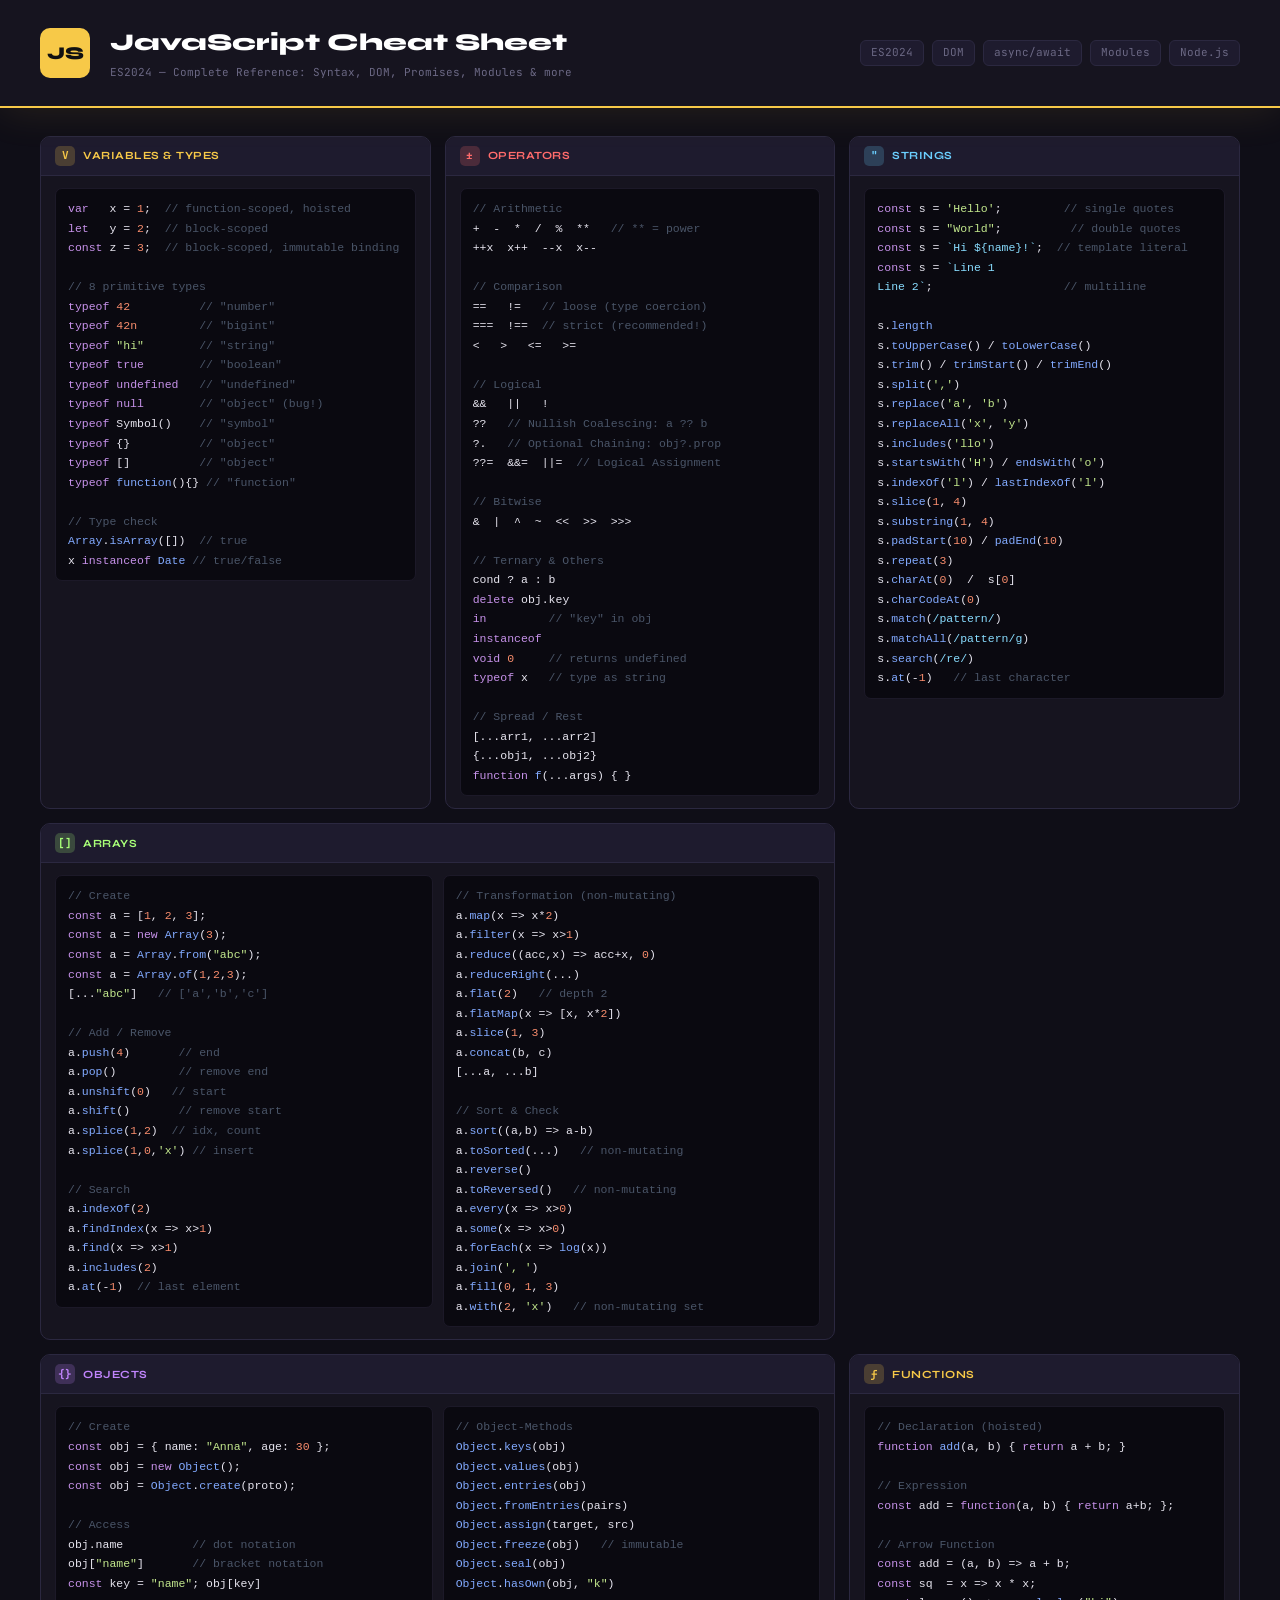
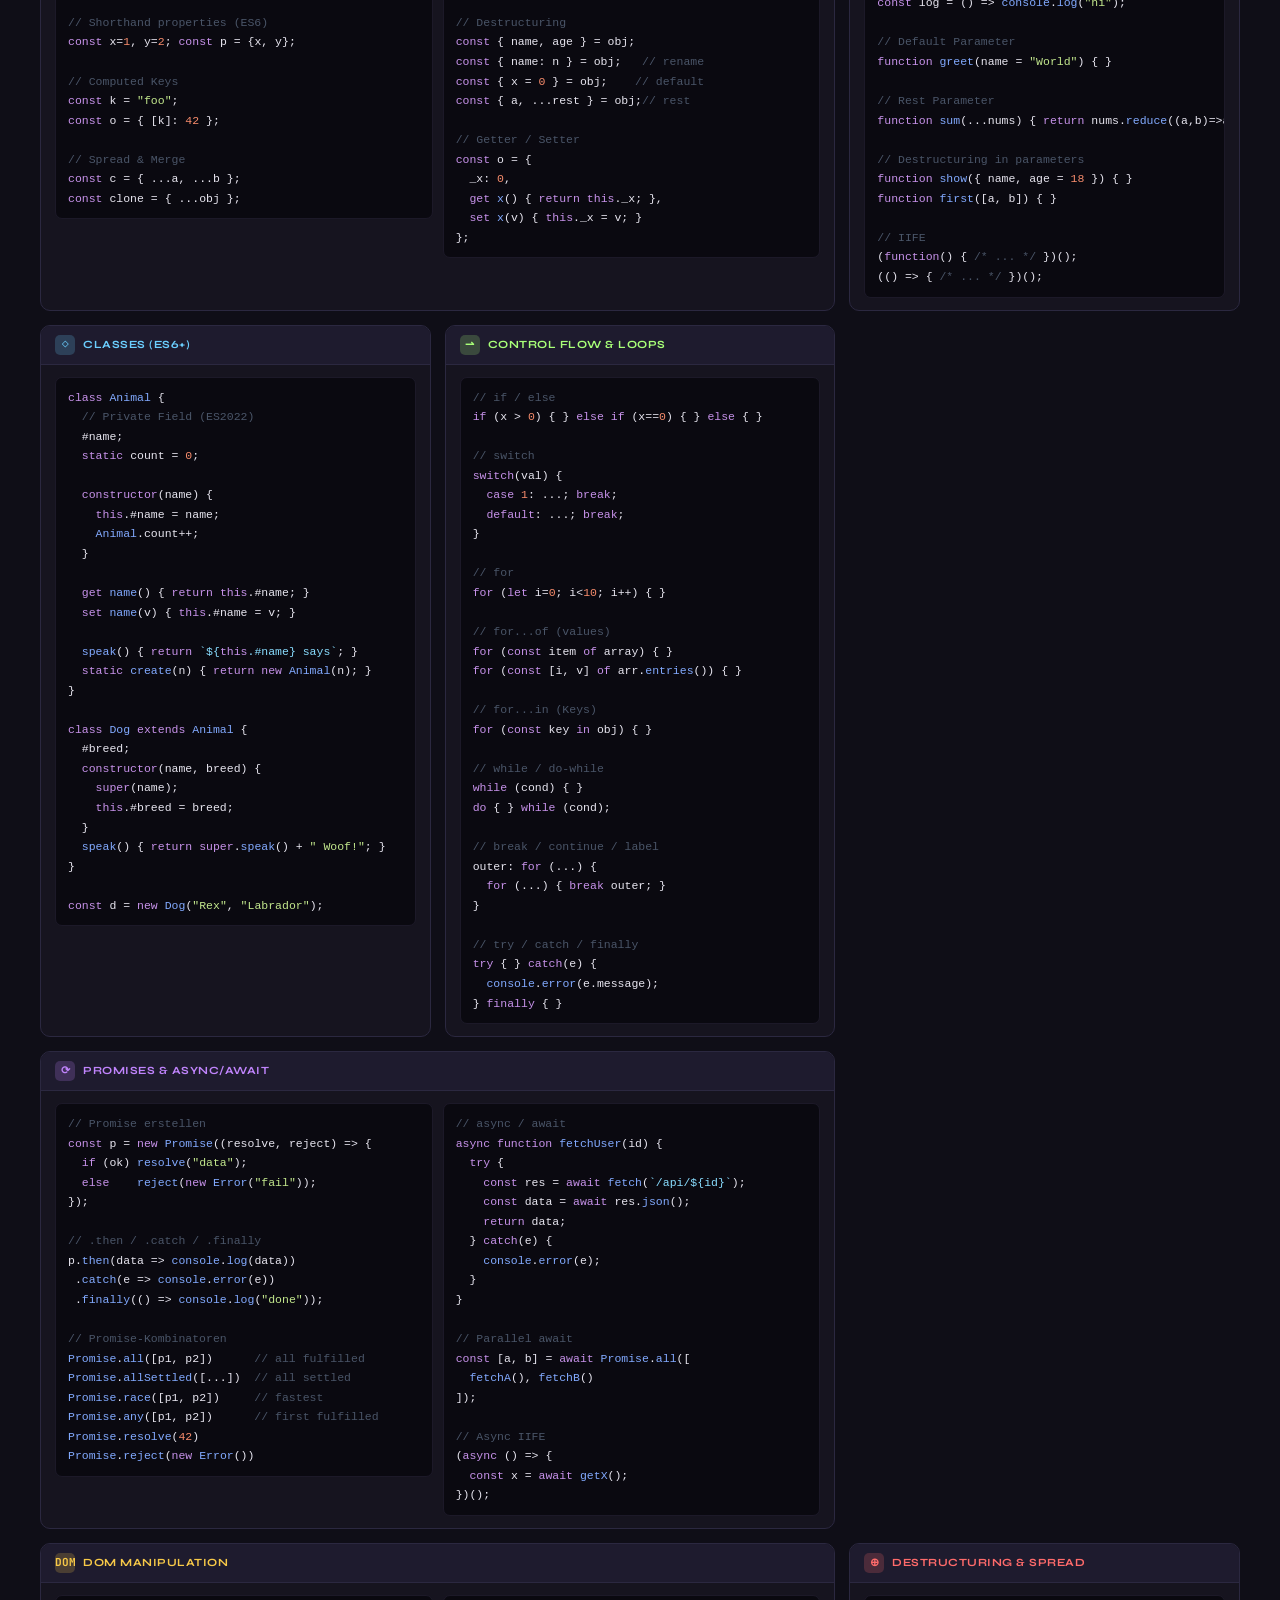
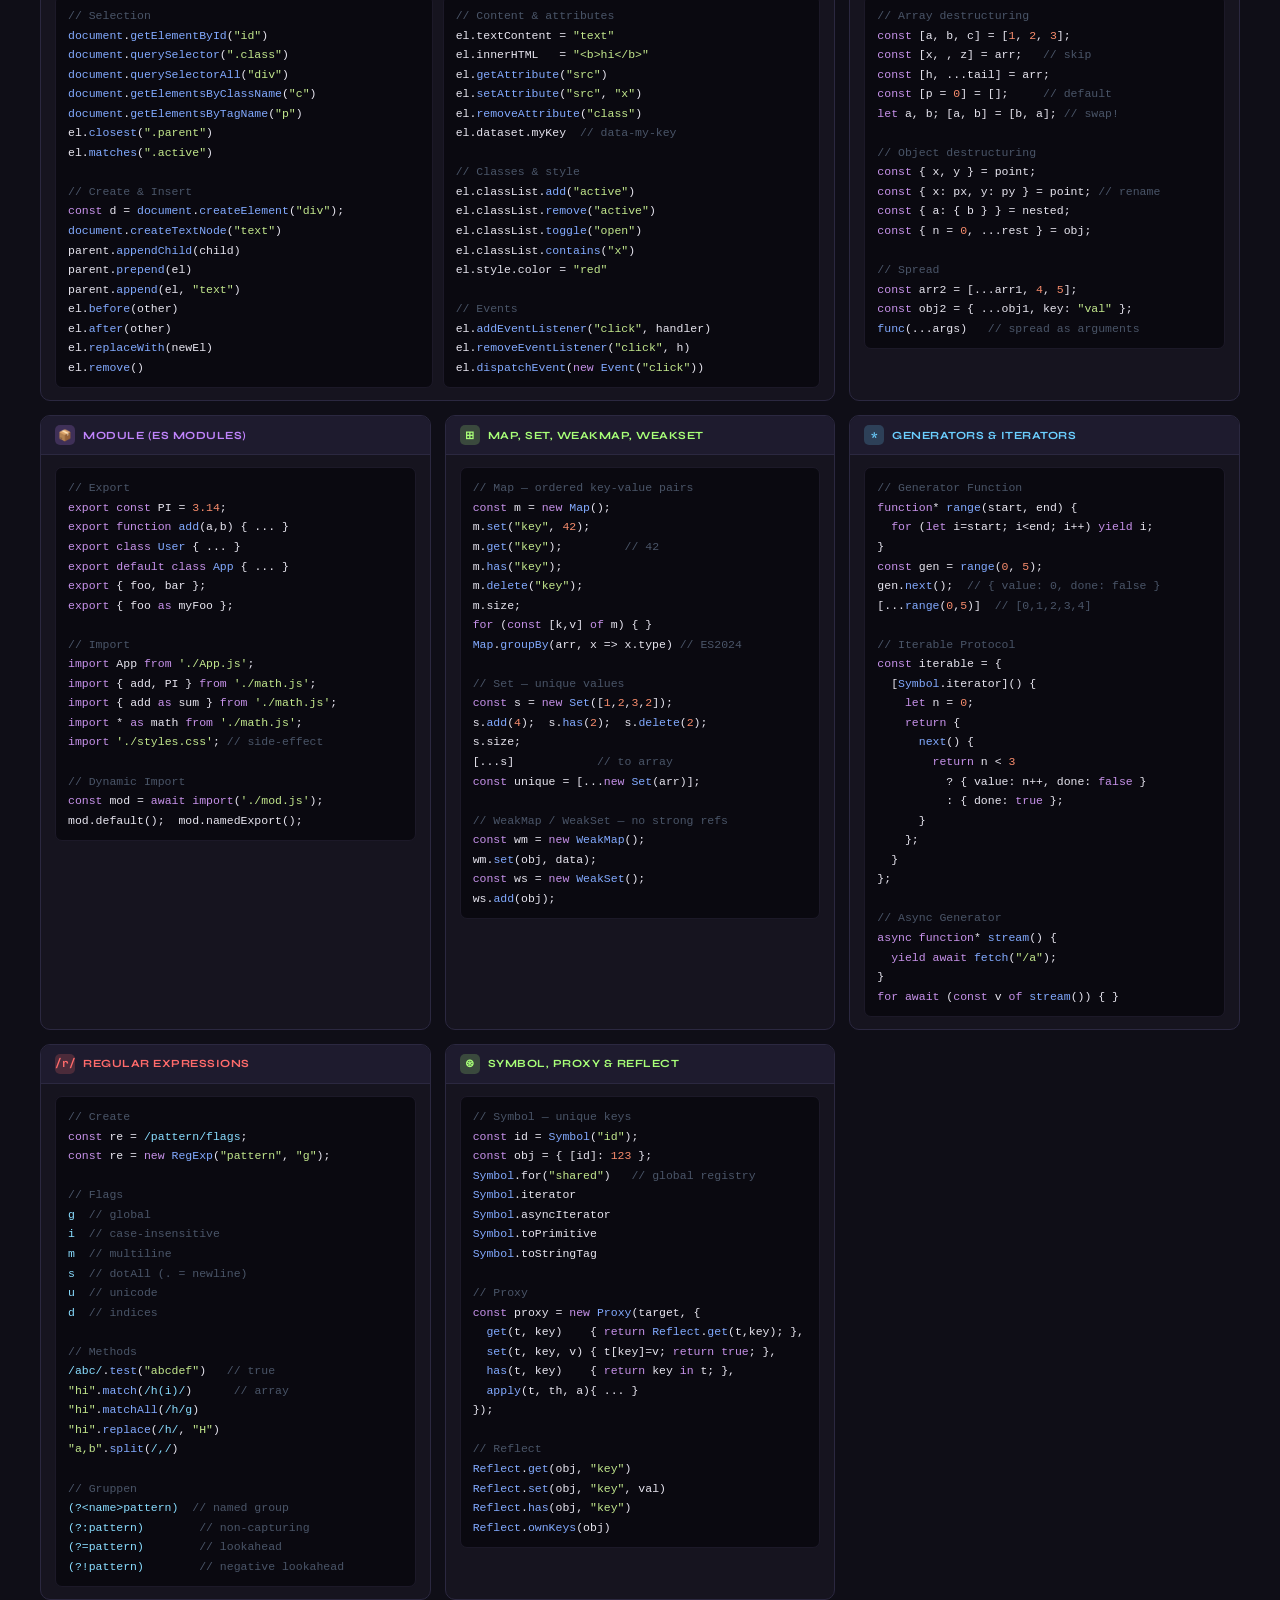
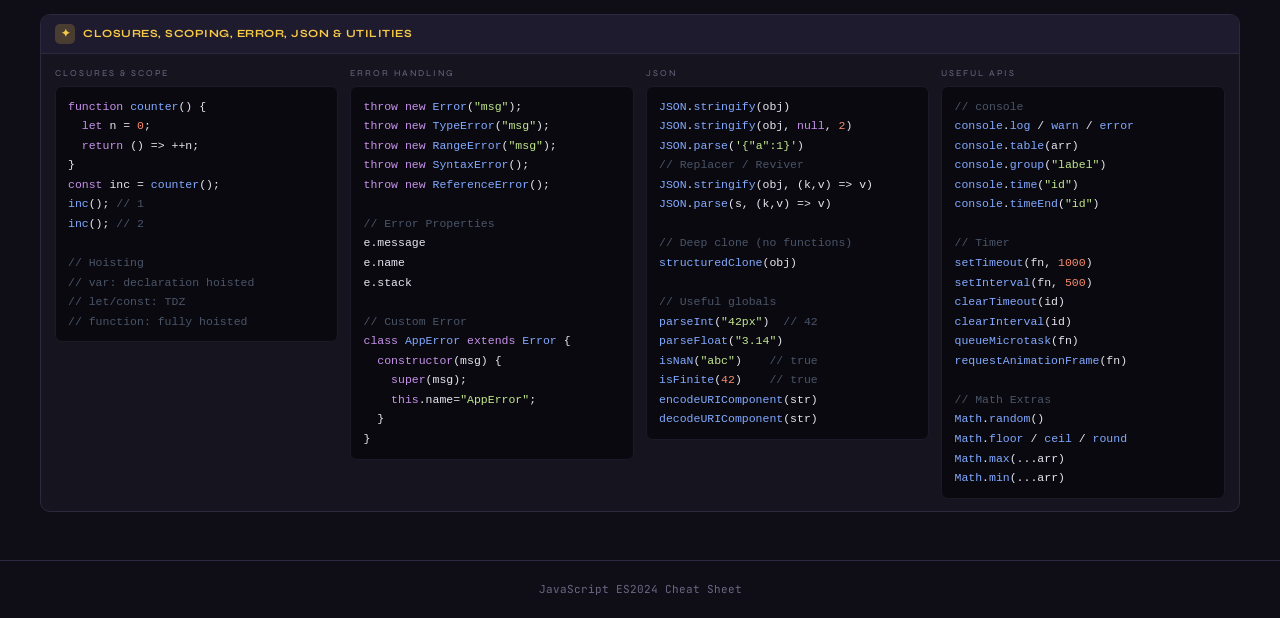
<file: javascript-cheatsheet.html>
<!DOCTYPE html>
<html lang="en">
<head>
<meta charset="UTF-8">
<meta name="viewport" content="width=device-width, initial-scale=1.0">
<title>JavaScript Cheat Sheet</title>
<link href="https://fonts.googleapis.com/css2?family=JetBrains+Mono:wght@300;400;500;700&family=Syne:wght@400;700;800&display=swap" rel="stylesheet">
<style>
  :root {
    --bg: #0f0e17;
    --surface: #16141f;
    --surface2: #1e1b2e;
    --border: #2b2840;
    --accent: #f7c948;
    --accent2: #ff6b6b;
    --accent3: #6bcfff;
    --accent4: #a8ff78;
    --accent5: #c084fc;
    --text: #e8e6f0;
    --muted: #6b6884;
    --kw: #c792ea;
    --type: #82aaff;
    --string: #c3e88d;
    --num: #f78c6c;
    --comment: #4a5568;
    --fn: #82aaff;
    --op: #89ddff;
  }
  * { margin: 0; padding: 0; box-sizing: border-box; }
  body { font-family: 'JetBrains Mono', monospace; background: var(--bg); color: var(--text); line-height: 1.6; font-size: 13px; }
  header { background: var(--surface); border-bottom: 2px solid var(--accent); padding: 24px 40px; display: flex; align-items: center; gap: 20px; position: sticky; top: 0; z-index: 100; box-shadow: 0 4px 40px rgba(247,201,72,0.1); }
  .logo { width: 50px; height: 50px; background: var(--accent); border-radius: 10px; display: flex; align-items: center; justify-content: center; font-family: 'Syne', sans-serif; font-weight: 800; font-size: 18px; color: #111; flex-shrink: 0; }
  header h1 { font-family: 'Syne', sans-serif; font-size: 24px; font-weight: 800; color: #fff; }
  header p { color: var(--muted); font-size: 11px; margin-top: 2px; }
  .tag-row { margin-left: auto; display: flex; gap: 8px; flex-wrap: wrap; }
  .tag { background: var(--surface2); border: 1px solid var(--border); border-radius: 6px; padding: 3px 10px; font-size: 11px; color: var(--muted); }
  .page { padding: 28px 40px; }
  .grid { display: grid; grid-template-columns: repeat(3, 1fr); gap: 14px; }
  .col-2 { grid-column: span 2; }
  .col-3 { grid-column: span 3; }
  .card { background: var(--surface); border: 1px solid var(--border); border-radius: 10px; overflow: hidden; transition: border-color 0.2s; }
  .card:hover { border-color: var(--accent); }
  .card-header { padding: 9px 14px; display: flex; align-items: center; gap: 8px; border-bottom: 1px solid var(--border); background: var(--surface2); }
  .card-icon { width: 20px; height: 20px; border-radius: 5px; display: flex; align-items: center; justify-content: center; font-size: 11px; font-weight: 700; flex-shrink: 0; }
  .card-title { font-family: 'Syne', sans-serif; font-size: 11px; font-weight: 700; letter-spacing: 0.5px; text-transform: uppercase; }
  .card-body { padding: 12px 14px; }
  pre { background: #0a0910; border-radius: 7px; padding: 10px 12px; overflow-x: auto; font-size: 11.5px; line-height: 1.7; margin-bottom: 8px; border: 1px solid #1c1928; }
  pre:last-child { margin-bottom: 0; }
  .kw { color: var(--kw); } .ty { color: var(--type); } .st { color: var(--string); } .nm { color: var(--num); } .cm { color: var(--comment); } .fn { color: var(--fn); } .op { color: var(--op); }
  .kv-table { width: 100%; border-collapse: collapse; font-size: 11.5px; margin-bottom: 6px; }
  .kv-table td { padding: 4px 7px; border-bottom: 1px solid var(--border); vertical-align: top; }
  .kv-table tr:last-child td { border-bottom: none; }
  .kv-table td:first-child { color: var(--type); white-space: nowrap; font-weight: 500; width: 40%; }
  .kv-table td:last-child { color: var(--muted); }
  .sep { border: none; border-top: 1px solid var(--border); margin: 8px 0; }
  .section-label { font-family: 'Syne', sans-serif; font-size: 9px; text-transform: uppercase; letter-spacing: 2px; color: var(--muted); margin: 10px 0 5px; }
  .section-label:first-child { margin-top: 0; }
  .c-yellow .card-icon { background: rgba(247,201,72,0.2); color: var(--accent); }
  .c-red    .card-icon { background: rgba(255,107,107,0.2); color: var(--accent2); }
  .c-blue   .card-icon { background: rgba(107,207,255,0.2); color: var(--accent3); }
  .c-green  .card-icon { background: rgba(168,255,120,0.2); color: var(--accent4); }
  .c-purple .card-icon { background: rgba(192,132,252,0.2); color: var(--accent5); }
  .c-yellow .card-title { color: var(--accent); }
  .c-red    .card-title { color: var(--accent2); }
  .c-blue   .card-title { color: var(--accent3); }
  .c-green  .card-title { color: var(--accent4); }
  .c-purple .card-title { color: var(--accent5); }
  footer { text-align: center; padding: 20px; color: var(--muted); font-size: 11px; border-top: 1px solid var(--border); margin-top: 20px; }
</style>
</head>
<body>
<header>
  <div class="logo">JS</div>
  <div><h1>JavaScript Cheat Sheet</h1><p>ES2024 — Complete Reference: Syntax, DOM, Promises, Modules & more</p></div>
  <div class="tag-row"><span class="tag">ES2024</span><span class="tag">DOM</span><span class="tag">async/await</span><span class="tag">Modules</span><span class="tag">Node.js</span></div>
</header>
<div class="page"><div class="grid">

<!-- VARIABLES -->
<div class="card c-yellow">
  <div class="card-header"><div class="card-icon">V</div><span class="card-title">Variables &amp; Types</span></div>
  <div class="card-body">
<pre><span class="kw">var</span>   x = <span class="nm">1</span>;  <span class="cm">// function-scoped, hoisted</span>
<span class="kw">let</span>   y = <span class="nm">2</span>;  <span class="cm">// block-scoped</span>
<span class="kw">const</span> z = <span class="nm">3</span>;  <span class="cm">// block-scoped, immutable binding</span>

<span class="cm">// 8 primitive types</span>
<span class="kw">typeof</span> <span class="nm">42</span>          <span class="cm">// "number"</span>
<span class="kw">typeof</span> <span class="nm">42n</span>         <span class="cm">// "bigint"</span>
<span class="kw">typeof</span> <span class="st">"hi"</span>        <span class="cm">// "string"</span>
<span class="kw">typeof</span> <span class="kw">true</span>        <span class="cm">// "boolean"</span>
<span class="kw">typeof</span> <span class="kw">undefined</span>   <span class="cm">// "undefined"</span>
<span class="kw">typeof null</span>        <span class="cm">// "object" (bug!)</span>
<span class="kw">typeof</span> Symbol()    <span class="cm">// "symbol"</span>
<span class="kw">typeof</span> {}          <span class="cm">// "object"</span>
<span class="kw">typeof</span> []          <span class="cm">// "object"</span>
<span class="kw">typeof</span> <span class="fn">function</span>(){} <span class="cm">// "function"</span>

<span class="cm">// Type check</span>
<span class="ty">Array</span>.<span class="fn">isArray</span>([])  <span class="cm">// true</span>
x <span class="kw">instanceof</span> <span class="ty">Date</span> <span class="cm">// true/false</span></pre>
  </div>
</div>

<!-- OPERATORS -->
<div class="card c-red">
  <div class="card-header"><div class="card-icon">±</div><span class="card-title">Operators</span></div>
  <div class="card-body">
<pre><span class="cm">// Arithmetic</span>
+  -  *  /  %  **   <span class="cm">// ** = power</span>
++x  x++  --x  x--

<span class="cm">// Comparison</span>
==   !=   <span class="cm">// loose (type coercion)</span>
===  !==  <span class="cm">// strict (recommended!)</span>
&lt;   &gt;   &lt;=   &gt;=

<span class="cm">// Logical</span>
&amp;&amp;   ||   !
??   <span class="cm">// Nullish Coalescing: a ?? b</span>
?.   <span class="cm">// Optional Chaining: obj?.prop</span>
??=  &amp;&amp;=  ||=  <span class="cm">// Logical Assignment</span>

<span class="cm">// Bitwise</span>
&amp;  |  ^  ~  &lt;&lt;  &gt;&gt;  &gt;&gt;&gt;

<span class="cm">// Ternary &amp; Others</span>
cond ? a : b
<span class="kw">delete</span> obj.key
<span class="kw">in</span>         <span class="cm">// "key" in obj</span>
<span class="kw">instanceof</span>
<span class="kw">void</span> <span class="nm">0</span>     <span class="cm">// returns undefined</span>
<span class="kw">typeof</span> x   <span class="cm">// type as string</span>

<span class="cm">// Spread / Rest</span>
[...arr1, ...arr2]
{...obj1, ...obj2}
<span class="kw">function</span> <span class="fn">f</span>(...args) { }</span></pre>
  </div>
</div>

<!-- STRINGS -->
<div class="card c-blue">
  <div class="card-header"><div class="card-icon">"</div><span class="card-title">Strings</span></div>
  <div class="card-body">
<pre><span class="kw">const</span> s = <span class="st">'Hello'</span>;         <span class="cm">// single quotes</span>
<span class="kw">const</span> s = <span class="st">"World"</span>;          <span class="cm">// double quotes</span>
<span class="kw">const</span> s = <span class="op">`Hi ${name}!`</span>;  <span class="cm">// template literal</span>
<span class="kw">const</span> s = <span class="op">`Line 1
Line 2`</span>;                   <span class="cm">// multiline</span>

s.<span class="fn">length</span>
s.<span class="fn">toUpperCase</span>() / <span class="fn">toLowerCase</span>()
s.<span class="fn">trim</span>() / <span class="fn">trimStart</span>() / <span class="fn">trimEnd</span>()
s.<span class="fn">split</span>(<span class="st">','</span>)
s.<span class="fn">replace</span>(<span class="st">'a'</span>, <span class="st">'b'</span>)
s.<span class="fn">replaceAll</span>(<span class="st">'x'</span>, <span class="st">'y'</span>)
s.<span class="fn">includes</span>(<span class="st">'llo'</span>)
s.<span class="fn">startsWith</span>(<span class="st">'H'</span>) / <span class="fn">endsWith</span>(<span class="st">'o'</span>)
s.<span class="fn">indexOf</span>(<span class="st">'l'</span>) / <span class="fn">lastIndexOf</span>(<span class="st">'l'</span>)
s.<span class="fn">slice</span>(<span class="nm">1</span>, <span class="nm">4</span>)
s.<span class="fn">substring</span>(<span class="nm">1</span>, <span class="nm">4</span>)
s.<span class="fn">padStart</span>(<span class="nm">10</span>) / <span class="fn">padEnd</span>(<span class="nm">10</span>)
s.<span class="fn">repeat</span>(<span class="nm">3</span>)
s.<span class="fn">charAt</span>(<span class="nm">0</span>)  /  s[<span class="nm">0</span>]
s.<span class="fn">charCodeAt</span>(<span class="nm">0</span>)
s.<span class="fn">match</span>(<span class="op">/pattern/</span>)
s.<span class="fn">matchAll</span>(<span class="op">/pattern/g</span>)
s.<span class="fn">search</span>(<span class="op">/re/</span>)
s.<span class="fn">at</span>(-<span class="nm">1</span>)   <span class="cm">// last character</span></pre>
  </div>
</div>

<!-- ARRAYS -->
<div class="card c-green col-2">
  <div class="card-header"><div class="card-icon">[]</div><span class="card-title">Arrays</span></div>
  <div class="card-body">
    <div style="display:grid;grid-template-columns:1fr 1fr;gap:10px;">
      <div>
<pre><span class="cm">// Create</span>
<span class="kw">const</span> a = [<span class="nm">1</span>, <span class="nm">2</span>, <span class="nm">3</span>];
<span class="kw">const</span> a = <span class="kw">new</span> <span class="ty">Array</span>(<span class="nm">3</span>);
<span class="kw">const</span> a = <span class="ty">Array</span>.<span class="fn">from</span>(<span class="st">"abc"</span>);
<span class="kw">const</span> a = <span class="ty">Array</span>.<span class="fn">of</span>(<span class="nm">1</span>,<span class="nm">2</span>,<span class="nm">3</span>);
[...<span class="st">"abc"</span>]   <span class="cm">// ['a','b','c']</span>

<span class="cm">// Add / Remove</span>
a.<span class="fn">push</span>(<span class="nm">4</span>)       <span class="cm">// end</span>
a.<span class="fn">pop</span>()         <span class="cm">// remove end</span>
a.<span class="fn">unshift</span>(<span class="nm">0</span>)   <span class="cm">// start</span>
a.<span class="fn">shift</span>()       <span class="cm">// remove start</span>
a.<span class="fn">splice</span>(<span class="nm">1</span>,<span class="nm">2</span>)  <span class="cm">// idx, count</span>
a.<span class="fn">splice</span>(<span class="nm">1</span>,<span class="nm">0</span>,<span class="st">'x'</span>) <span class="cm">// insert</span>

<span class="cm">// Search</span>
a.<span class="fn">indexOf</span>(<span class="nm">2</span>)
a.<span class="fn">findIndex</span>(x => x><span class="nm">1</span>)
a.<span class="fn">find</span>(x => x><span class="nm">1</span>)
a.<span class="fn">includes</span>(<span class="nm">2</span>)
a.<span class="fn">at</span>(-<span class="nm">1</span>)  <span class="cm">// last element</span></pre>
      </div>
      <div>
<pre><span class="cm">// Transformation (non-mutating)</span>
a.<span class="fn">map</span>(x => x*<span class="nm">2</span>)
a.<span class="fn">filter</span>(x => x><span class="nm">1</span>)
a.<span class="fn">reduce</span>((acc,x) => acc+x, <span class="nm">0</span>)
a.<span class="fn">reduceRight</span>(...)
a.<span class="fn">flat</span>(<span class="nm">2</span>)   <span class="cm">// depth 2</span>
a.<span class="fn">flatMap</span>(x => [x, x*<span class="nm">2</span>])
a.<span class="fn">slice</span>(<span class="nm">1</span>, <span class="nm">3</span>)
a.<span class="fn">concat</span>(b, c)
[...a, ...b]

<span class="cm">// Sort &amp; Check</span>
a.<span class="fn">sort</span>((a,b) => a-b)
a.<span class="fn">toSorted</span>(...)   <span class="cm">// non-mutating</span>
a.<span class="fn">reverse</span>()
a.<span class="fn">toReversed</span>()   <span class="cm">// non-mutating</span>
a.<span class="fn">every</span>(x => x><span class="nm">0</span>)
a.<span class="fn">some</span>(x => x><span class="nm">0</span>)
a.<span class="fn">forEach</span>(x => <span class="fn">log</span>(x))
a.<span class="fn">join</span>(<span class="st">', '</span>)
a.<span class="fn">fill</span>(<span class="nm">0</span>, <span class="nm">1</span>, <span class="nm">3</span>)
a.<span class="fn">with</span>(<span class="nm">2</span>, <span class="st">'x'</span>)   <span class="cm">// non-mutating set</span></pre>
      </div>
    </div>
  </div>
</div>

<!-- OBJECTS -->
<div class="card c-purple col-2">
  <div class="card-header"><div class="card-icon">{}</div><span class="card-title">Objects</span></div>
  <div class="card-body">
    <div style="display:grid;grid-template-columns:1fr 1fr;gap:10px;">
      <div>
<pre><span class="cm">// Create</span>
<span class="kw">const</span> obj = { name: <span class="st">"Anna"</span>, age: <span class="nm">30</span> };
<span class="kw">const</span> obj = <span class="kw">new</span> <span class="ty">Object</span>();
<span class="kw">const</span> obj = <span class="ty">Object</span>.<span class="fn">create</span>(proto);

<span class="cm">// Access</span>
obj.name          <span class="cm">// dot notation</span>
obj[<span class="st">"name"</span>]       <span class="cm">// bracket notation</span>
<span class="kw">const</span> key = <span class="st">"name"</span>; obj[key]

<span class="cm">// Shorthand properties (ES6)</span>
<span class="kw">const</span> x=<span class="nm">1</span>, y=<span class="nm">2</span>; <span class="kw">const</span> p = {x, y};

<span class="cm">// Computed Keys</span>
<span class="kw">const</span> k = <span class="st">"foo"</span>;
<span class="kw">const</span> o = { [k]: <span class="nm">42</span> };

<span class="cm">// Spread &amp; Merge</span>
<span class="kw">const</span> c = { ...a, ...b };
<span class="kw">const</span> clone = { ...obj };</pre>
      </div>
      <div>
<pre><span class="cm">// Object-Methods</span>
<span class="ty">Object</span>.<span class="fn">keys</span>(obj)
<span class="ty">Object</span>.<span class="fn">values</span>(obj)
<span class="ty">Object</span>.<span class="fn">entries</span>(obj)
<span class="ty">Object</span>.<span class="fn">fromEntries</span>(pairs)
<span class="ty">Object</span>.<span class="fn">assign</span>(target, src)
<span class="ty">Object</span>.<span class="fn">freeze</span>(obj)   <span class="cm">// immutable</span>
<span class="ty">Object</span>.<span class="fn">seal</span>(obj)
<span class="ty">Object</span>.<span class="fn">hasOwn</span>(obj, <span class="st">"k"</span>)

<span class="cm">// Destructuring</span>
<span class="kw">const</span> { name, age } = obj;
<span class="kw">const</span> { name: n } = obj;   <span class="cm">// rename</span>
<span class="kw">const</span> { x = <span class="nm">0</span> } = obj;    <span class="cm">// default</span>
<span class="kw">const</span> { a, ...rest } = obj;<span class="cm">// rest</span>

<span class="cm">// Getter / Setter</span>
<span class="kw">const</span> o = {
  _x: <span class="nm">0</span>,
  <span class="kw">get</span> <span class="fn">x</span>() { <span class="kw">return</span> <span class="kw">this</span>._x; },
  <span class="kw">set</span> <span class="fn">x</span>(v) { <span class="kw">this</span>._x = v; }
};</pre>
      </div>
    </div>
  </div>
</div>

<!-- FUNCTIONS -->
<div class="card c-yellow">
  <div class="card-header"><div class="card-icon">ƒ</div><span class="card-title">Functions</span></div>
  <div class="card-body">
<pre><span class="cm">// Declaration (hoisted)</span>
<span class="kw">function</span> <span class="fn">add</span>(a, b) { <span class="kw">return</span> a + b; }

<span class="cm">// Expression</span>
<span class="kw">const</span> add = <span class="kw">function</span>(a, b) { <span class="kw">return</span> a+b; };

<span class="cm">// Arrow Function</span>
<span class="kw">const</span> add = (a, b) => a + b;
<span class="kw">const</span> sq  = x => x * x;
<span class="kw">const</span> log = () => <span class="ty">console</span>.<span class="fn">log</span>(<span class="st">"hi"</span>);

<span class="cm">// Default Parameter</span>
<span class="kw">function</span> <span class="fn">greet</span>(name = <span class="st">"World"</span>) { }

<span class="cm">// Rest Parameter</span>
<span class="kw">function</span> <span class="fn">sum</span>(...nums) { <span class="kw">return</span> nums.<span class="fn">reduce</span>((a,b)=>a+b); }

<span class="cm">// Destructuring in parameters</span>
<span class="kw">function</span> <span class="fn">show</span>({ name, age = <span class="nm">18</span> }) { }
<span class="kw">function</span> <span class="fn">first</span>([a, b]) { }

<span class="cm">// IIFE</span>
(<span class="kw">function</span>() { <span class="cm">/* ... */</span> })();
(() => { <span class="cm">/* ... */</span> })();</pre>
  </div>
</div>

<!-- CLASSES -->
<div class="card c-blue">
  <div class="card-header"><div class="card-icon">◇</div><span class="card-title">Classes (ES6+)</span></div>
  <div class="card-body">
<pre><span class="kw">class</span> <span class="ty">Animal</span> {
  <span class="cm">// Private Field (ES2022)</span>
  #name;
  <span class="kw">static</span> count = <span class="nm">0</span>;

  <span class="kw">constructor</span>(name) {
    <span class="kw">this</span>.#name = name;
    <span class="ty">Animal</span>.count++;
  }

  <span class="kw">get</span> <span class="fn">name</span>() { <span class="kw">return</span> <span class="kw">this</span>.#name; }
  <span class="kw">set</span> <span class="fn">name</span>(v) { <span class="kw">this</span>.#name = v; }

  <span class="fn">speak</span>() { <span class="kw">return</span> <span class="op">`${<span class="kw">this</span>.#name} says`</span>; }
  <span class="kw">static</span> <span class="fn">create</span>(n) { <span class="kw">return new</span> <span class="ty">Animal</span>(n); }
}

<span class="kw">class</span> <span class="ty">Dog</span> <span class="kw">extends</span> <span class="ty">Animal</span> {
  #breed;
  <span class="kw">constructor</span>(name, breed) {
    <span class="kw">super</span>(name);
    <span class="kw">this</span>.#breed = breed;
  }
  <span class="fn">speak</span>() { <span class="kw">return super</span>.<span class="fn">speak</span>() + <span class="st">" Woof!"</span>; }
}

<span class="kw">const</span> d = <span class="kw">new</span> <span class="ty">Dog</span>(<span class="st">"Rex"</span>, <span class="st">"Labrador"</span>);</pre>
  </div>
</div>

<!-- CONTROL FLOW -->
<div class="card c-green">
  <div class="card-header"><div class="card-icon">⇀</div><span class="card-title">Control Flow &amp; Loops</span></div>
  <div class="card-body">
<pre><span class="cm">// if / else</span>
<span class="kw">if</span> (x > <span class="nm">0</span>) { } <span class="kw">else if</span> (x==<span class="nm">0</span>) { } <span class="kw">else</span> { }

<span class="cm">// switch</span>
<span class="kw">switch</span>(val) {
  <span class="kw">case</span> <span class="nm">1</span>: ...; <span class="kw">break</span>;
  <span class="kw">default</span>: ...; <span class="kw">break</span>;
}

<span class="cm">// for</span>
<span class="kw">for</span> (<span class="kw">let</span> i=<span class="nm">0</span>; i&lt;<span class="nm">10</span>; i++) { }

<span class="cm">// for...of (values)</span>
<span class="kw">for</span> (<span class="kw">const</span> item <span class="kw">of</span> array) { }
<span class="kw">for</span> (<span class="kw">const</span> [i, v] <span class="kw">of</span> arr.<span class="fn">entries</span>()) { }

<span class="cm">// for...in (Keys)</span>
<span class="kw">for</span> (<span class="kw">const</span> key <span class="kw">in</span> obj) { }

<span class="cm">// while / do-while</span>
<span class="kw">while</span> (cond) { }
<span class="kw">do</span> { } <span class="kw">while</span> (cond);

<span class="cm">// break / continue / label</span>
outer: <span class="kw">for</span> (...) {
  <span class="kw">for</span> (...) { <span class="kw">break</span> outer; }
}

<span class="cm">// try / catch / finally</span>
<span class="kw">try</span> { } <span class="kw">catch</span>(e) {
  <span class="ty">console</span>.<span class="fn">error</span>(e.message);
} <span class="kw">finally</span> { }</pre>
  </div>
</div>

<!-- PROMISES & ASYNC -->
<div class="card c-purple col-2">
  <div class="card-header"><div class="card-icon">⟳</div><span class="card-title">Promises &amp; async/await</span></div>
  <div class="card-body">
    <div style="display:grid;grid-template-columns:1fr 1fr;gap:10px;">
      <div>
<pre><span class="cm">// Promise erstellen</span>
<span class="kw">const</span> p = <span class="kw">new</span> <span class="ty">Promise</span>((resolve, reject) => {
  <span class="kw">if</span> (ok) <span class="fn">resolve</span>(<span class="st">"data"</span>);
  <span class="kw">else</span>    <span class="fn">reject</span>(<span class="kw">new</span> <span class="ty">Error</span>(<span class="st">"fail"</span>));
});

<span class="cm">// .then / .catch / .finally</span>
p.<span class="fn">then</span>(data => <span class="ty">console</span>.<span class="fn">log</span>(data))
 .<span class="fn">catch</span>(e => <span class="ty">console</span>.<span class="fn">error</span>(e))
 .<span class="fn">finally</span>(() => <span class="ty">console</span>.<span class="fn">log</span>(<span class="st">"done"</span>));

<span class="cm">// Promise-Kombinatoren</span>
<span class="ty">Promise</span>.<span class="fn">all</span>([p1, p2])      <span class="cm">// all fulfilled</span>
<span class="ty">Promise</span>.<span class="fn">allSettled</span>([...])  <span class="cm">// all settled</span>
<span class="ty">Promise</span>.<span class="fn">race</span>([p1, p2])     <span class="cm">// fastest</span>
<span class="ty">Promise</span>.<span class="fn">any</span>([p1, p2])      <span class="cm">// first fulfilled</span>
<span class="ty">Promise</span>.<span class="fn">resolve</span>(<span class="nm">42</span>)
<span class="ty">Promise</span>.<span class="fn">reject</span>(<span class="kw">new</span> <span class="ty">Error</span>())</pre>
      </div>
      <div>
<pre><span class="cm">// async / await</span>
<span class="kw">async function</span> <span class="fn">fetchUser</span>(id) {
  <span class="kw">try</span> {
    <span class="kw">const</span> res = <span class="kw">await</span> <span class="fn">fetch</span>(<span class="op">`/api/${id}`</span>);
    <span class="kw">const</span> data = <span class="kw">await</span> res.<span class="fn">json</span>();
    <span class="kw">return</span> data;
  } <span class="kw">catch</span>(e) {
    <span class="ty">console</span>.<span class="fn">error</span>(e);
  }
}

<span class="cm">// Parallel await</span>
<span class="kw">const</span> [a, b] = <span class="kw">await</span> <span class="ty">Promise</span>.<span class="fn">all</span>([
  <span class="fn">fetchA</span>(), <span class="fn">fetchB</span>()
]);

<span class="cm">// Async IIFE</span>
(<span class="kw">async</span> () => {
  <span class="kw">const</span> x = <span class="kw">await</span> <span class="fn">getX</span>();
})();</pre>
      </div>
    </div>
  </div>
</div>

<!-- DOM -->
<div class="card c-yellow col-2">
  <div class="card-header"><div class="card-icon">DOM</div><span class="card-title">DOM Manipulation</span></div>
  <div class="card-body">
    <div style="display:grid;grid-template-columns:1fr 1fr;gap:10px;">
      <div>
<pre><span class="cm">// Selection</span>
<span class="ty">document</span>.<span class="fn">getElementById</span>(<span class="st">"id"</span>)
<span class="ty">document</span>.<span class="fn">querySelector</span>(<span class="st">".class"</span>)
<span class="ty">document</span>.<span class="fn">querySelectorAll</span>(<span class="st">"div"</span>)
<span class="ty">document</span>.<span class="fn">getElementsByClassName</span>(<span class="st">"c"</span>)
<span class="ty">document</span>.<span class="fn">getElementsByTagName</span>(<span class="st">"p"</span>)
el.<span class="fn">closest</span>(<span class="st">".parent"</span>)
el.<span class="fn">matches</span>(<span class="st">".active"</span>)

<span class="cm">// Create &amp; Insert</span>
<span class="kw">const</span> d = <span class="ty">document</span>.<span class="fn">createElement</span>(<span class="st">"div"</span>);
<span class="ty">document</span>.<span class="fn">createTextNode</span>(<span class="st">"text"</span>)
parent.<span class="fn">appendChild</span>(child)
parent.<span class="fn">prepend</span>(el)
parent.<span class="fn">append</span>(el, <span class="st">"text"</span>)
el.<span class="fn">before</span>(other)
el.<span class="fn">after</span>(other)
el.<span class="fn">replaceWith</span>(newEl)
el.<span class="fn">remove</span>()</pre>
      </div>
      <div>
<pre><span class="cm">// Content &amp; attributes</span>
el.textContent = <span class="st">"text"</span>
el.innerHTML   = <span class="st">"&lt;b&gt;hi&lt;/b&gt;"</span>
el.<span class="fn">getAttribute</span>(<span class="st">"src"</span>)
el.<span class="fn">setAttribute</span>(<span class="st">"src"</span>, <span class="st">"x"</span>)
el.<span class="fn">removeAttribute</span>(<span class="st">"class"</span>)
el.dataset.myKey  <span class="cm">// data-my-key</span>

<span class="cm">// Classes &amp; style</span>
el.classList.<span class="fn">add</span>(<span class="st">"active"</span>)
el.classList.<span class="fn">remove</span>(<span class="st">"active"</span>)
el.classList.<span class="fn">toggle</span>(<span class="st">"open"</span>)
el.classList.<span class="fn">contains</span>(<span class="st">"x"</span>)
el.style.color = <span class="st">"red"</span>

<span class="cm">// Events</span>
el.<span class="fn">addEventListener</span>(<span class="st">"click"</span>, handler)
el.<span class="fn">removeEventListener</span>(<span class="st">"click"</span>, h)
el.<span class="fn">dispatchEvent</span>(<span class="kw">new</span> <span class="ty">Event</span>(<span class="st">"click"</span>))</pre>
      </div>
    </div>
  </div>
</div>

<!-- DESTRUCTURING & SPREAD -->
<div class="card c-red">
  <div class="card-header"><div class="card-icon">⊕</div><span class="card-title">Destructuring &amp; Spread</span></div>
  <div class="card-body">
<pre><span class="cm">// Array destructuring</span>
<span class="kw">const</span> [a, b, c] = [<span class="nm">1</span>, <span class="nm">2</span>, <span class="nm">3</span>];
<span class="kw">const</span> [x, , z] = arr;   <span class="cm">// skip</span>
<span class="kw">const</span> [h, ...tail] = arr;
<span class="kw">const</span> [p = <span class="nm">0</span>] = [];     <span class="cm">// default</span>
<span class="kw">let</span> a, b; [a, b] = [b, a]; <span class="cm">// swap!</span>

<span class="cm">// Object destructuring</span>
<span class="kw">const</span> { x, y } = point;
<span class="kw">const</span> { x: px, y: py } = point; <span class="cm">// rename</span>
<span class="kw">const</span> { a: { b } } = nested;
<span class="kw">const</span> { n = <span class="nm">0</span>, ...rest } = obj;

<span class="cm">// Spread</span>
<span class="kw">const</span> arr2 = [...arr1, <span class="nm">4</span>, <span class="nm">5</span>];
<span class="kw">const</span> obj2 = { ...obj1, key: <span class="st">"val"</span> };
<span class="fn">func</span>(...args)   <span class="cm">// spread as arguments</span></pre>
  </div>
</div>

<!-- MODULES -->
<div class="card c-purple">
  <div class="card-header"><div class="card-icon">📦</div><span class="card-title">Module (ES Modules)</span></div>
  <div class="card-body">
<pre><span class="cm">// Export</span>
<span class="kw">export const</span> PI = <span class="nm">3.14</span>;
<span class="kw">export function</span> <span class="fn">add</span>(a,b) { ... }
<span class="kw">export class</span> <span class="ty">User</span> { ... }
<span class="kw">export default</span> <span class="kw">class</span> <span class="ty">App</span> { ... }
<span class="kw">export</span> { foo, bar };
<span class="kw">export</span> { foo <span class="kw">as</span> myFoo };

<span class="cm">// Import</span>
<span class="kw">import</span> App <span class="kw">from</span> <span class="st">'./App.js'</span>;
<span class="kw">import</span> { add, PI } <span class="kw">from</span> <span class="st">'./math.js'</span>;
<span class="kw">import</span> { add <span class="kw">as</span> sum } <span class="kw">from</span> <span class="st">'./math.js'</span>;
<span class="kw">import</span> * <span class="kw">as</span> math <span class="kw">from</span> <span class="st">'./math.js'</span>;
<span class="kw">import</span> <span class="st">'./styles.css'</span>; <span class="cm">// side-effect</span>

<span class="cm">// Dynamic Import</span>
<span class="kw">const</span> mod = <span class="kw">await import</span>(<span class="st">'./mod.js'</span>);
mod.default();  mod.namedExport();</pre>
  </div>
</div>

<!-- MAP SET -->
<div class="card c-green">
  <div class="card-header"><div class="card-icon">⊞</div><span class="card-title">Map, Set, WeakMap, WeakSet</span></div>
  <div class="card-body">
<pre><span class="cm">// Map — ordered key-value pairs</span>
<span class="kw">const</span> m = <span class="kw">new</span> <span class="ty">Map</span>();
m.<span class="fn">set</span>(<span class="st">"key"</span>, <span class="nm">42</span>);
m.<span class="fn">get</span>(<span class="st">"key"</span>);         <span class="cm">// 42</span>
m.<span class="fn">has</span>(<span class="st">"key"</span>);
m.<span class="fn">delete</span>(<span class="st">"key"</span>);
m.size;
<span class="kw">for</span> (<span class="kw">const</span> [k,v] <span class="kw">of</span> m) { }
<span class="ty">Map</span>.<span class="fn">groupBy</span>(arr, x => x.type) <span class="cm">// ES2024</span>

<span class="cm">// Set — unique values</span>
<span class="kw">const</span> s = <span class="kw">new</span> <span class="ty">Set</span>([<span class="nm">1</span>,<span class="nm">2</span>,<span class="nm">3</span>,<span class="nm">2</span>]);
s.<span class="fn">add</span>(<span class="nm">4</span>);  s.<span class="fn">has</span>(<span class="nm">2</span>);  s.<span class="fn">delete</span>(<span class="nm">2</span>);
s.size;
[...s]            <span class="cm">// to array</span>
<span class="kw">const</span> unique = [...<span class="kw">new</span> <span class="ty">Set</span>(arr)];

<span class="cm">// WeakMap / WeakSet — no strong refs</span>
<span class="kw">const</span> wm = <span class="kw">new</span> <span class="ty">WeakMap</span>();
wm.<span class="fn">set</span>(obj, data);
<span class="kw">const</span> ws = <span class="kw">new</span> <span class="ty">WeakSet</span>();
ws.<span class="fn">add</span>(obj);</pre>
  </div>
</div>

<!-- GENERATORS & ITERATORS -->
<div class="card c-blue">
  <div class="card-header"><div class="card-icon">*</div><span class="card-title">Generators &amp; Iterators</span></div>
  <div class="card-body">
<pre><span class="cm">// Generator Function</span>
<span class="kw">function</span>* <span class="fn">range</span>(start, end) {
  <span class="kw">for</span> (<span class="kw">let</span> i=start; i&lt;end; i++) <span class="kw">yield</span> i;
}
<span class="kw">const</span> gen = <span class="fn">range</span>(<span class="nm">0</span>, <span class="nm">5</span>);
gen.<span class="fn">next</span>();  <span class="cm">// { value: 0, done: false }</span>
[...<span class="fn">range</span>(<span class="nm">0</span>,<span class="nm">5</span>)]  <span class="cm">// [0,1,2,3,4]</span>

<span class="cm">// Iterable Protocol</span>
<span class="kw">const</span> iterable = {
  [<span class="ty">Symbol</span>.iterator]() {
    <span class="kw">let</span> n = <span class="nm">0</span>;
    <span class="kw">return</span> {
      <span class="fn">next</span>() {
        <span class="kw">return</span> n &lt; <span class="nm">3</span>
          ? { value: n++, done: <span class="kw">false</span> }
          : { done: <span class="kw">true</span> };
      }
    };
  }
};

<span class="cm">// Async Generator</span>
<span class="kw">async function</span>* <span class="fn">stream</span>() {
  <span class="kw">yield await</span> <span class="fn">fetch</span>(<span class="st">"/a"</span>);
}
<span class="kw">for await</span> (<span class="kw">const</span> v <span class="kw">of</span> <span class="fn">stream</span>()) { }</pre>
  </div>
</div>

<!-- REGEX -->
<div class="card c-red">
  <div class="card-header"><div class="card-icon">/r/</div><span class="card-title">Regular Expressions</span></div>
  <div class="card-body">
<pre><span class="cm">// Create</span>
<span class="kw">const</span> re = <span class="op">/pattern/flags</span>;
<span class="kw">const</span> re = <span class="kw">new</span> <span class="ty">RegExp</span>(<span class="st">"pattern"</span>, <span class="st">"g"</span>);

<span class="cm">// Flags</span>
<span class="op">g</span>  <span class="cm">// global</span>
<span class="op">i</span>  <span class="cm">// case-insensitive</span>
<span class="op">m</span>  <span class="cm">// multiline</span>
<span class="op">s</span>  <span class="cm">// dotAll (. = newline)</span>
<span class="op">u</span>  <span class="cm">// unicode</span>
<span class="op">d</span>  <span class="cm">// indices</span>

<span class="cm">// Methods</span>
<span class="op">/abc/</span>.<span class="fn">test</span>(<span class="st">"abcdef"</span>)   <span class="cm">// true</span>
<span class="st">"hi"</span>.<span class="fn">match</span>(<span class="op">/h(i)/</span>)      <span class="cm">// array</span>
<span class="st">"hi"</span>.<span class="fn">matchAll</span>(<span class="op">/h/g</span>)
<span class="st">"hi"</span>.<span class="fn">replace</span>(<span class="op">/h/</span>, <span class="st">"H"</span>)
<span class="st">"a,b"</span>.<span class="fn">split</span>(<span class="op">/,/</span>)

<span class="cm">// Gruppen</span>
<span class="op">(?&lt;name&gt;pattern)</span>  <span class="cm">// named group</span>
<span class="op">(?:pattern)</span>        <span class="cm">// non-capturing</span>
<span class="op">(?=pattern)</span>        <span class="cm">// lookahead</span>
<span class="op">(?!pattern)</span>        <span class="cm">// negative lookahead</span></pre>
  </div>
</div>

<!-- SYMBOLS PROXIES -->
<div class="card c-green">
  <div class="card-header"><div class="card-icon">⊛</div><span class="card-title">Symbol, Proxy &amp; Reflect</span></div>
  <div class="card-body">
<pre><span class="cm">// Symbol — unique keys</span>
<span class="kw">const</span> id = <span class="ty">Symbol</span>(<span class="st">"id"</span>);
<span class="kw">const</span> obj = { [id]: <span class="nm">123</span> };
<span class="ty">Symbol</span>.for(<span class="st">"shared"</span>)   <span class="cm">// global registry</span>
<span class="ty">Symbol</span>.iterator
<span class="ty">Symbol</span>.asyncIterator
<span class="ty">Symbol</span>.toPrimitive
<span class="ty">Symbol</span>.toStringTag

<span class="cm">// Proxy</span>
<span class="kw">const</span> proxy = <span class="kw">new</span> <span class="ty">Proxy</span>(target, {
  <span class="fn">get</span>(t, key)    { <span class="kw">return</span> <span class="ty">Reflect</span>.<span class="fn">get</span>(t,key); },
  <span class="fn">set</span>(t, key, v) { t[key]=v; <span class="kw">return true</span>; },
  <span class="fn">has</span>(t, key)    { <span class="kw">return</span> key <span class="kw">in</span> t; },
  <span class="fn">apply</span>(t, th, a){ ... }
});

<span class="cm">// Reflect</span>
<span class="ty">Reflect</span>.<span class="fn">get</span>(obj, <span class="st">"key"</span>)
<span class="ty">Reflect</span>.<span class="fn">set</span>(obj, <span class="st">"key"</span>, val)
<span class="ty">Reflect</span>.<span class="fn">has</span>(obj, <span class="st">"key"</span>)
<span class="ty">Reflect</span>.<span class="fn">ownKeys</span>(obj)</pre>
  </div>
</div>

<!-- ERROR & CLOSURES -->
<div class="card c-yellow col-3">
  <div class="card-header"><div class="card-icon">✦</div><span class="card-title">Closures, Scoping, Error, JSON &amp; Utilities</span></div>
  <div class="card-body">
    <div style="display:grid;grid-template-columns:repeat(4,1fr);gap:12px;">
      <div>
        <div class="section-label">Closures &amp; Scope</div>
<pre><span class="kw">function</span> <span class="fn">counter</span>() {
  <span class="kw">let</span> n = <span class="nm">0</span>;
  <span class="kw">return</span> () => ++n;
}
<span class="kw">const</span> inc = <span class="fn">counter</span>();
<span class="fn">inc</span>(); <span class="cm">// 1</span>
<span class="fn">inc</span>(); <span class="cm">// 2</span>

<span class="cm">// Hoisting</span>
<span class="cm">// var: declaration hoisted</span>
<span class="cm">// let/const: TDZ</span>
<span class="cm">// function: fully hoisted</span></pre>
      </div>
      <div>
        <div class="section-label">Error Handling</div>
<pre><span class="kw">throw new</span> <span class="ty">Error</span>(<span class="st">"msg"</span>);
<span class="kw">throw new</span> <span class="ty">TypeError</span>(<span class="st">"msg"</span>);
<span class="kw">throw new</span> <span class="ty">RangeError</span>(<span class="st">"msg"</span>);
<span class="kw">throw new</span> <span class="ty">SyntaxError</span>();
<span class="kw">throw new</span> <span class="ty">ReferenceError</span>();

<span class="cm">// Error Properties</span>
e.message
e.name
e.stack

<span class="cm">// Custom Error</span>
<span class="kw">class</span> <span class="ty">AppError</span> <span class="kw">extends</span> <span class="ty">Error</span> {
  <span class="kw">constructor</span>(msg) {
    <span class="kw">super</span>(msg);
    <span class="kw">this</span>.name=<span class="st">"AppError"</span>;
  }
}</pre>
      </div>
      <div>
        <div class="section-label">JSON</div>
<pre><span class="ty">JSON</span>.<span class="fn">stringify</span>(obj)
<span class="ty">JSON</span>.<span class="fn">stringify</span>(obj, <span class="kw">null</span>, <span class="nm">2</span>)
<span class="ty">JSON</span>.<span class="fn">parse</span>(<span class="st">'{"a":1}'</span>)
<span class="cm">// Replacer / Reviver</span>
<span class="ty">JSON</span>.<span class="fn">stringify</span>(obj, (k,v) => v)
<span class="ty">JSON</span>.<span class="fn">parse</span>(s, (k,v) => v)

<span class="cm">// Deep clone (no functions)</span>
<span class="ty">structuredClone</span>(obj)

<span class="cm">// Useful globals</span>
<span class="fn">parseInt</span>(<span class="st">"42px"</span>)  <span class="cm">// 42</span>
<span class="fn">parseFloat</span>(<span class="st">"3.14"</span>)
<span class="fn">isNaN</span>(<span class="st">"abc"</span>)    <span class="cm">// true</span>
<span class="fn">isFinite</span>(<span class="nm">42</span>)    <span class="cm">// true</span>
<span class="fn">encodeURIComponent</span>(str)
<span class="fn">decodeURIComponent</span>(str)</pre>
      </div>
      <div>
        <div class="section-label">Useful APIs</div>
<pre><span class="cm">// console</span>
<span class="ty">console</span>.<span class="fn">log</span> / <span class="fn">warn</span> / <span class="fn">error</span>
<span class="ty">console</span>.<span class="fn">table</span>(arr)
<span class="ty">console</span>.<span class="fn">group</span>(<span class="st">"label"</span>)
<span class="ty">console</span>.<span class="fn">time</span>(<span class="st">"id"</span>)
<span class="ty">console</span>.<span class="fn">timeEnd</span>(<span class="st">"id"</span>)

<span class="cm">// Timer</span>
<span class="fn">setTimeout</span>(fn, <span class="nm">1000</span>)
<span class="fn">setInterval</span>(fn, <span class="nm">500</span>)
<span class="fn">clearTimeout</span>(id)
<span class="fn">clearInterval</span>(id)
<span class="fn">queueMicrotask</span>(fn)
<span class="fn">requestAnimationFrame</span>(fn)

<span class="cm">// Math Extras</span>
<span class="ty">Math</span>.<span class="fn">random</span>()
<span class="ty">Math</span>.<span class="fn">floor</span> / <span class="fn">ceil</span> / <span class="fn">round</span>
<span class="ty">Math</span>.<span class="fn">max</span>(...arr)
<span class="ty">Math</span>.<span class="fn">min</span>(...arr)</pre>
      </div>
    </div>
  </div>
</div>

</div></div>
<footer>JavaScript ES2024 Cheat Sheet</footer>
</body></html>
</file>
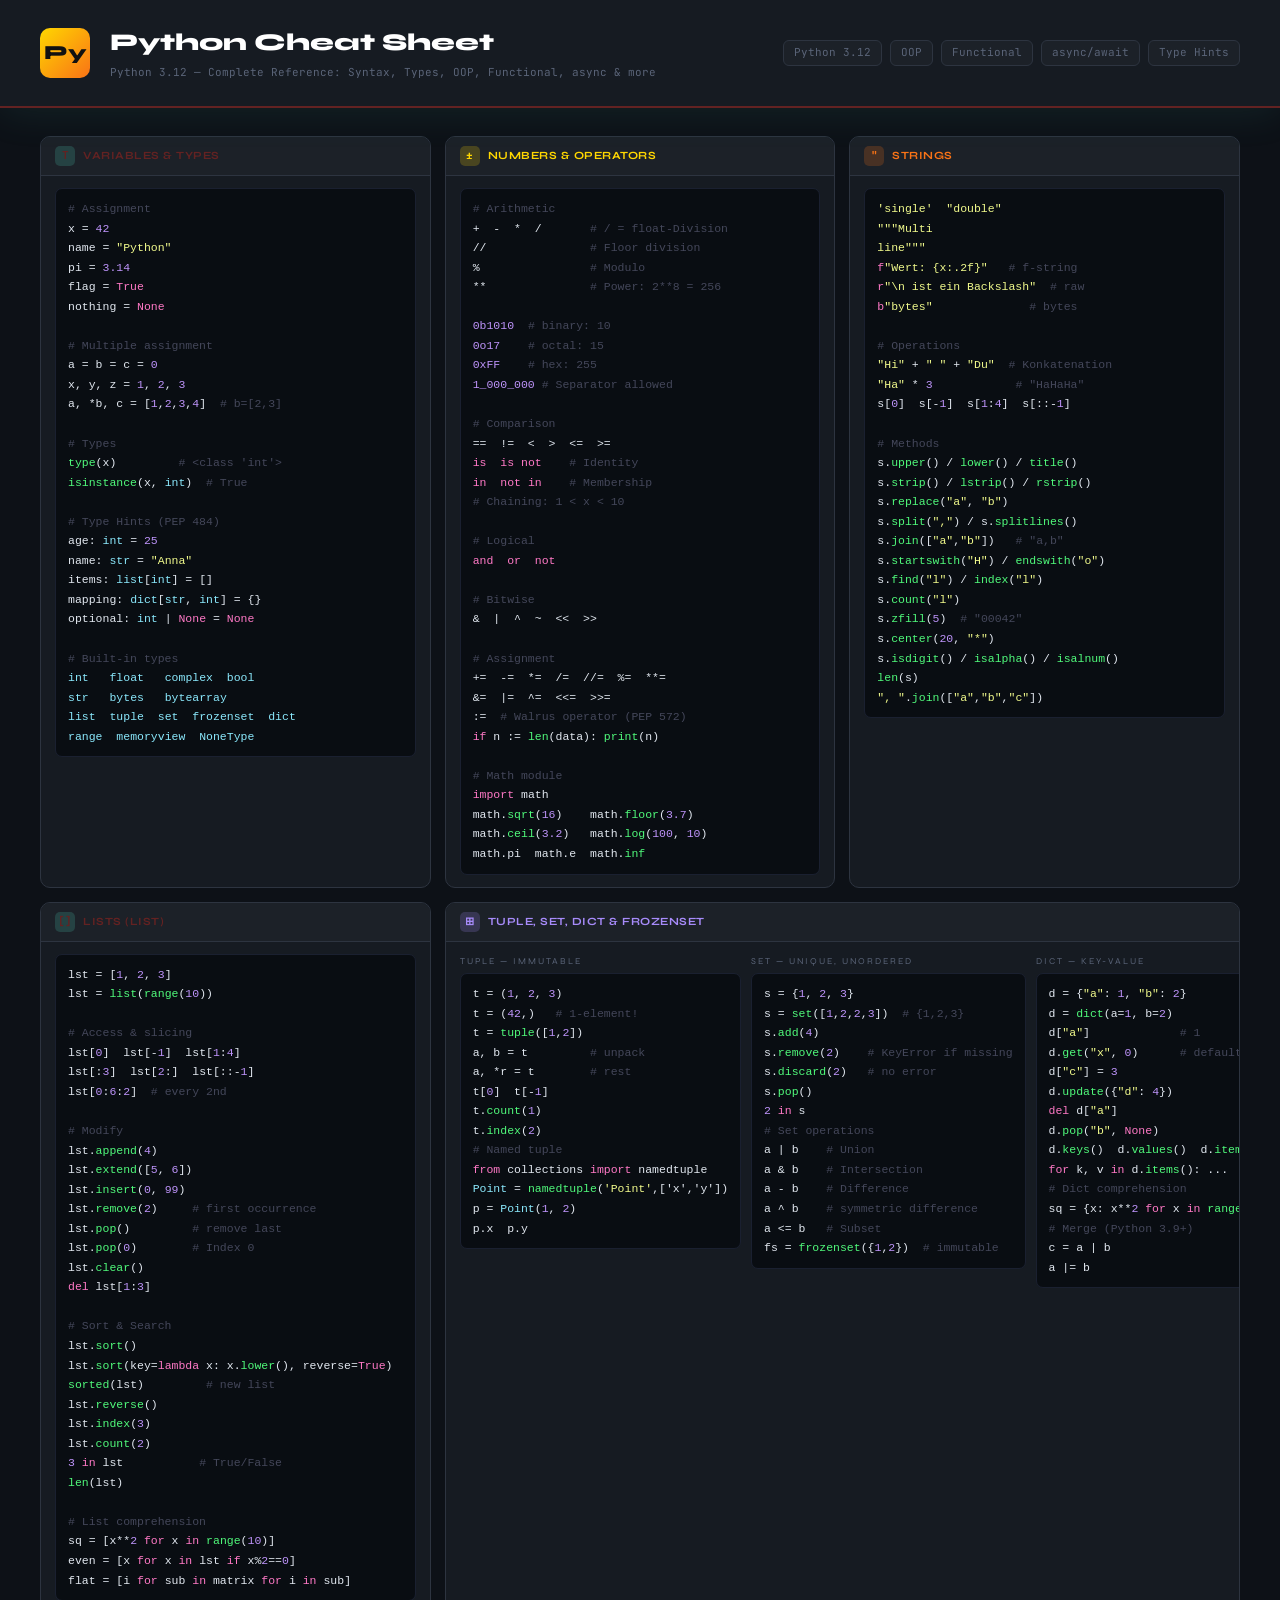
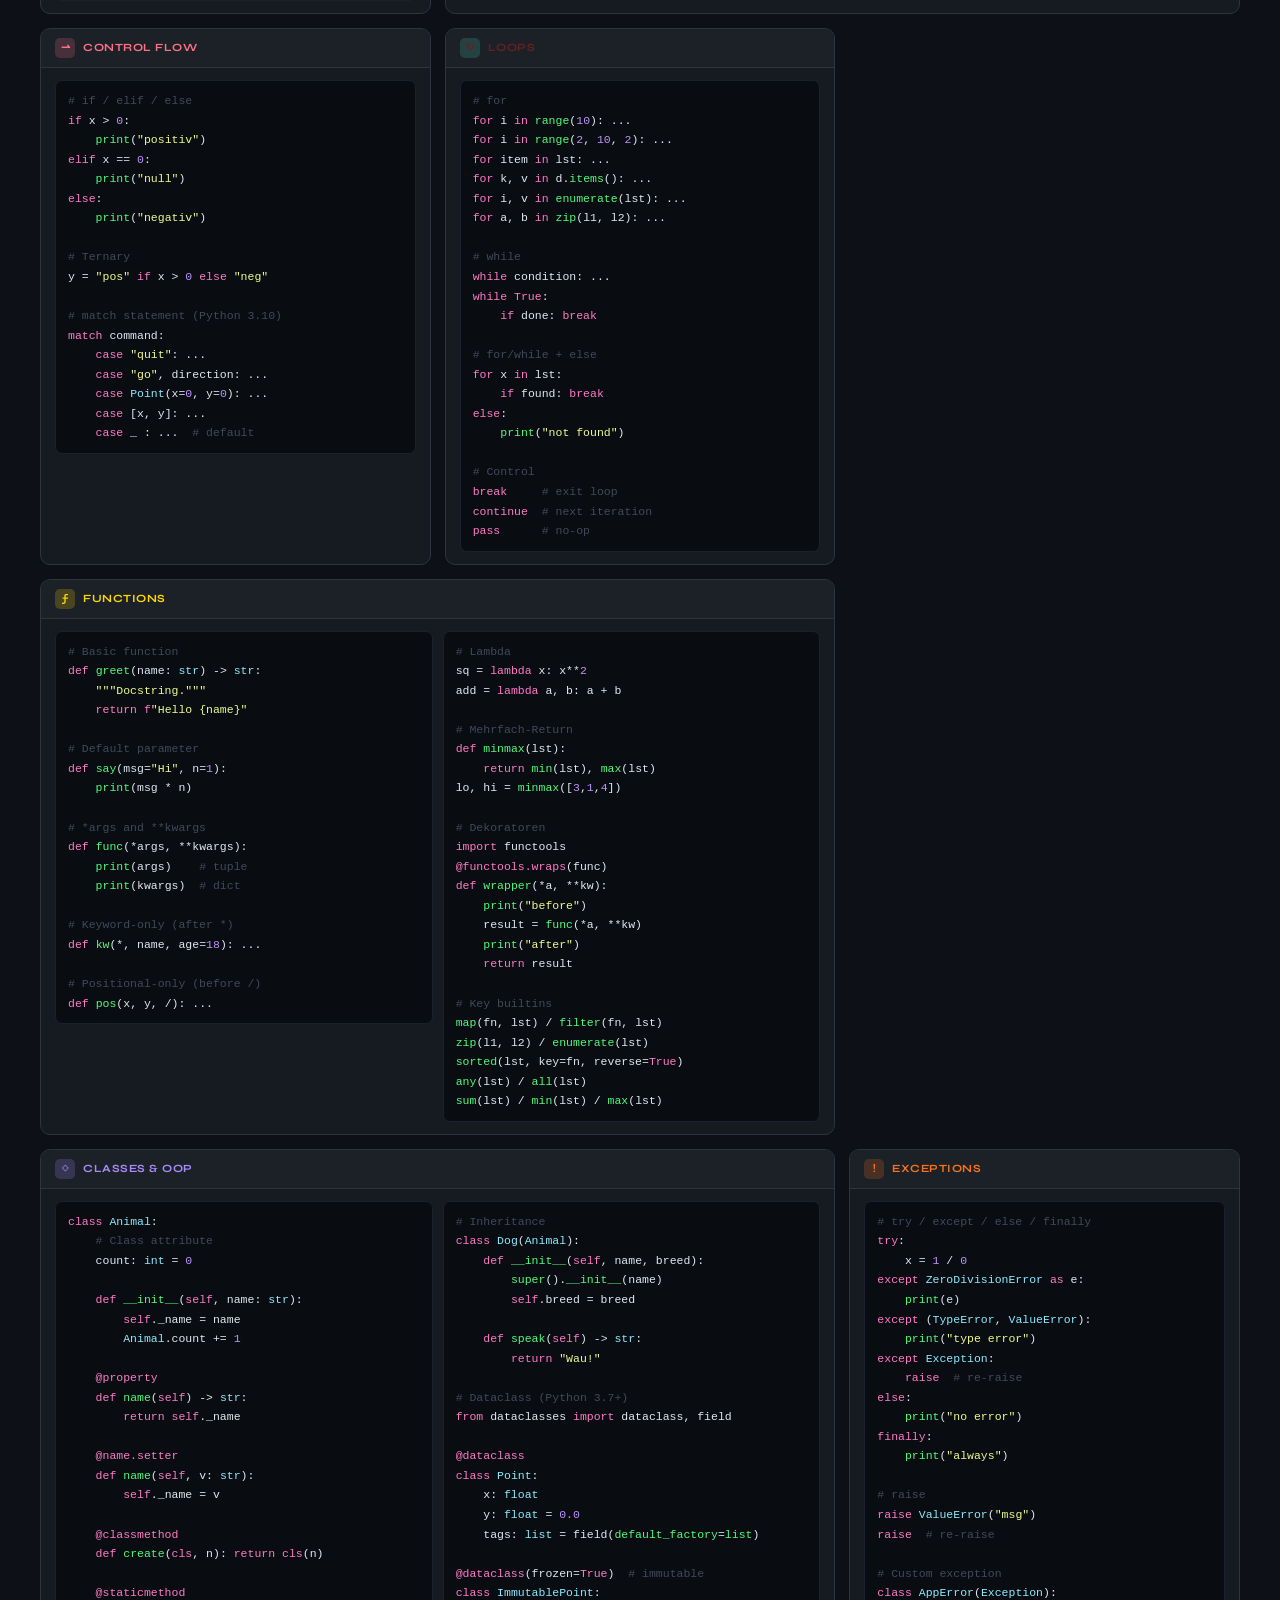
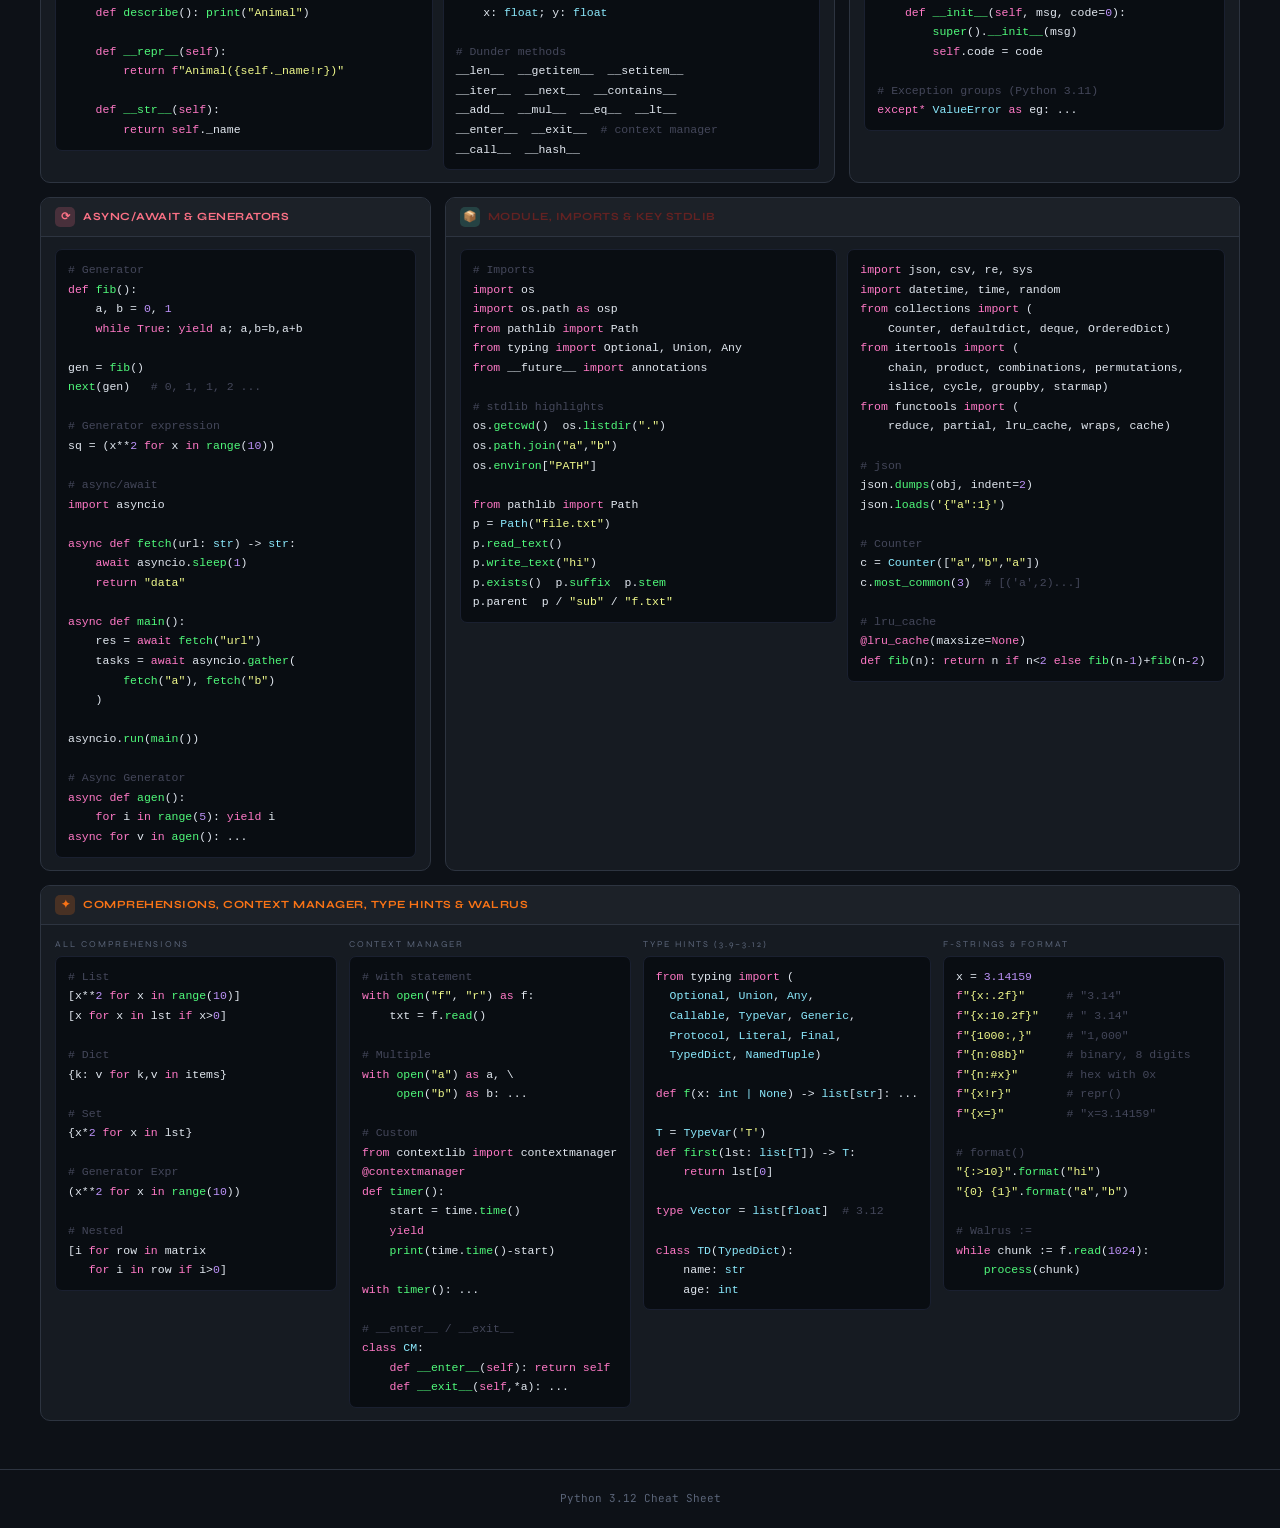
<file: python-cheatsheet.html>
<!DOCTYPE html>
<html lang="en">
<head>
<meta charset="UTF-8">
<meta name="viewport" content="width=device-width, initial-scale=1.0">
<title>Python Cheat Sheet</title>
<link href="https://fonts.googleapis.com/css2?family=JetBrains+Mono:wght@300;400;500;700&family=Syne:wght@400;700;800&display=swap" rel="stylesheet">
<style>
  :root {
    --bg: #0d1117;
    --surface: #161b22;
    --surface2: #1c2128;
    --border: #2d3440;
    --accent: #632222;
    --accent2: #ffd700;
    --accent3: #f97316;
    --accent4: #a78bfa;
    --accent5: #fb7185;
    --text: #e2e8f0;
    --muted: #5a6478;
    --kw: #ff79c6;
    --type: #8be9fd;
    --string: #f1fa8c;
    --num: #bd93f9;
    --comment: #44475a;
    --fn: #50fa7b;
    --op: #ff79c6;
  }
  * { margin: 0; padding: 0; box-sizing: border-box; }
  body { font-family: 'JetBrains Mono', monospace; background: var(--bg); color: var(--text); line-height: 1.6; font-size: 13px; }
  header { background: var(--surface); border-bottom: 2px solid var(--accent); padding: 24px 40px; display: flex; align-items: center; gap: 20px; position: sticky; top: 0; z-index: 100; box-shadow: 0 4px 40px rgba(78,201,176,0.1); }
  .logo { width: 50px; height: 50px; background: linear-gradient(135deg, var(--accent2), var(--accent3)); border-radius: 10px; display: flex; align-items: center; justify-content: center; font-family: 'Syne', sans-serif; font-weight: 800; font-size: 20px; color: #111; flex-shrink: 0; }
  header h1 { font-family: 'Syne', sans-serif; font-size: 24px; font-weight: 800; color: #fff; }
  header p { color: var(--muted); font-size: 11px; margin-top: 2px; }
  .tag-row { margin-left: auto; display: flex; gap: 8px; flex-wrap: wrap; }
  .tag { background: var(--surface2); border: 1px solid var(--border); border-radius: 6px; padding: 3px 10px; font-size: 11px; color: var(--muted); }
  .page { padding: 28px 40px; }
  .grid { display: grid; grid-template-columns: repeat(3, 1fr); gap: 14px; }
  .col-2 { grid-column: span 2; }
  .col-3 { grid-column: span 3; }
  .card { background: var(--surface); border: 1px solid var(--border); border-radius: 10px; overflow: hidden; transition: border-color 0.2s; }
  .card:hover { border-color: var(--accent); }
  .card-header { padding: 9px 14px; display: flex; align-items: center; gap: 8px; border-bottom: 1px solid var(--border); background: var(--surface2); }
  .card-icon { width: 20px; height: 20px; border-radius: 5px; display: flex; align-items: center; justify-content: center; font-size: 11px; font-weight: 700; flex-shrink: 0; }
  .card-title { font-family: 'Syne', sans-serif; font-size: 11px; font-weight: 700; letter-spacing: 0.5px; text-transform: uppercase; }
  .card-body { padding: 12px 14px; }
  pre { background: #090d12; border-radius: 7px; padding: 10px 12px; overflow-x: auto; font-size: 11.5px; line-height: 1.7; margin-bottom: 8px; border: 1px solid #1a2030; }
  pre:last-child { margin-bottom: 0; }
  .kw { color: var(--kw); } .ty { color: var(--type); } .st { color: var(--string); } .nm { color: var(--num); } .cm { color: var(--comment); } .fn { color: var(--fn); } .op { color: var(--op); }
  .kv-table { width: 100%; border-collapse: collapse; font-size: 11.5px; margin-bottom: 6px; }
  .kv-table td { padding: 4px 7px; border-bottom: 1px solid var(--border); vertical-align: top; }
  .kv-table tr:last-child td { border-bottom: none; }
  .kv-table td:first-child { color: var(--type); white-space: nowrap; font-weight: 500; width: 40%; }
  .kv-table td:last-child { color: var(--muted); }
  .section-label { font-family: 'Syne', sans-serif; font-size: 9px; text-transform: uppercase; letter-spacing: 2px; color: var(--muted); margin: 10px 0 5px; }
  .section-label:first-child { margin-top: 0; }
  .c-teal   .card-icon { background: rgba(78,201,176,0.2); color: var(--accent); }
  .c-yellow .card-icon { background: rgba(255,215,0,0.2); color: var(--accent2); }
  .c-orange .card-icon { background: rgba(249,115,22,0.2); color: var(--accent3); }
  .c-purple .card-icon { background: rgba(167,139,250,0.2); color: var(--accent4); }
  .c-pink   .card-icon { background: rgba(251,113,133,0.2); color: var(--accent5); }
  .c-teal   .card-title { color: var(--accent); }
  .c-yellow .card-title { color: var(--accent2); }
  .c-orange .card-title { color: var(--accent3); }
  .c-purple .card-title { color: var(--accent4); }
  .c-pink   .card-title { color: var(--accent5); }
  footer { text-align: center; padding: 20px; color: var(--muted); font-size: 11px; border-top: 1px solid var(--border); margin-top: 20px; }
</style>
</head>
<body>
<header>
  <div class="logo">Py</div>
  <div><h1>Python Cheat Sheet</h1><p>Python 3.12 — Complete Reference: Syntax, Types, OOP, Functional, async & more</p></div>
  <div class="tag-row"><span class="tag">Python 3.12</span><span class="tag">OOP</span><span class="tag">Functional</span><span class="tag">async/await</span><span class="tag">Type Hints</span></div>
</header>
<div class="page"><div class="grid">

<!-- VARIABLEN & TYPEN -->
<div class="card c-teal">
  <div class="card-header"><div class="card-icon">T</div><span class="card-title">Variables &amp; Types</span></div>
  <div class="card-body">
<pre><span class="cm"># Assignment</span>
x = <span class="nm">42</span>
name = <span class="st">"Python"</span>
pi = <span class="nm">3.14</span>
flag = <span class="kw">True</span>
nothing = <span class="kw">None</span>

<span class="cm"># Multiple assignment</span>
a = b = c = <span class="nm">0</span>
x, y, z = <span class="nm">1</span>, <span class="nm">2</span>, <span class="nm">3</span>
a, *b, c = [<span class="nm">1</span>,<span class="nm">2</span>,<span class="nm">3</span>,<span class="nm">4</span>]  <span class="cm"># b=[2,3]</span>

<span class="cm"># Types</span>
<span class="fn">type</span>(x)         <span class="cm"># &lt;class 'int'&gt;</span>
<span class="fn">isinstance</span>(x, <span class="ty">int</span>)  <span class="cm"># True</span>

<span class="cm"># Type Hints (PEP 484)</span>
age: <span class="ty">int</span> = <span class="nm">25</span>
name: <span class="ty">str</span> = <span class="st">"Anna"</span>
items: <span class="ty">list</span>[<span class="ty">int</span>] = []
mapping: <span class="ty">dict</span>[<span class="ty">str</span>, <span class="ty">int</span>] = {}
optional: <span class="ty">int</span> | <span class="kw">None</span> = <span class="kw">None</span>

<span class="cm"># Built-in types</span>
<span class="ty">int</span>   <span class="ty">float</span>   <span class="ty">complex</span>  <span class="ty">bool</span>
<span class="ty">str</span>   <span class="ty">bytes</span>   <span class="ty">bytearray</span>
<span class="ty">list</span>  <span class="ty">tuple</span>  <span class="ty">set</span>  <span class="ty">frozenset</span>  <span class="ty">dict</span>
<span class="ty">range</span>  <span class="ty">memoryview</span>  <span class="ty">NoneType</span></pre>
  </div>
</div>

<!-- ZAHLEN & OPERATOREN -->
<div class="card c-yellow">
  <div class="card-header"><div class="card-icon">±</div><span class="card-title">Numbers &amp; Operators</span></div>
  <div class="card-body">
<pre><span class="cm"># Arithmetic</span>
+  -  *  /       <span class="cm"># / = float-Division</span>
//               <span class="cm"># Floor division</span>
%                <span class="cm"># Modulo</span>
**               <span class="cm"># Power: 2**8 = 256</span>

<span class="nm">0b1010</span>  <span class="cm"># binary: 10</span>
<span class="nm">0o17</span>    <span class="cm"># octal: 15</span>
<span class="nm">0xFF</span>    <span class="cm"># hex: 255</span>
<span class="nm">1_000_000</span> <span class="cm"># Separator allowed</span>

<span class="cm"># Comparison</span>
==  !=  &lt;  &gt;  &lt;=  &gt;=
<span class="kw">is</span>  <span class="kw">is not</span>    <span class="cm"># Identity</span>
<span class="kw">in</span>  <span class="kw">not in</span>    <span class="cm"># Membership</span>
<span class="cm"># Chaining: 1 &lt; x &lt; 10</span>

<span class="cm"># Logical</span>
<span class="kw">and</span>  <span class="kw">or</span>  <span class="kw">not</span>

<span class="cm"># Bitwise</span>
&amp;  |  ^  ~  &lt;&lt;  &gt;&gt;

<span class="cm"># Assignment</span>
+=  -=  *=  /=  //=  %=  **=
&amp;=  |=  ^=  &lt;&lt;=  &gt;&gt;=
:=  <span class="cm"># Walrus operator (PEP 572)</span>
<span class="kw">if</span> n := <span class="fn">len</span>(data): <span class="fn">print</span>(n)

<span class="cm"># Math module</span>
<span class="kw">import</span> math
math.<span class="fn">sqrt</span>(<span class="nm">16</span>)    math.<span class="fn">floor</span>(<span class="nm">3.7</span>)
math.<span class="fn">ceil</span>(<span class="nm">3.2</span>)   math.<span class="fn">log</span>(<span class="nm">100</span>, <span class="nm">10</span>)
math.pi  math.e  math.<span class="fn">inf</span></pre>
  </div>
</div>

<!-- STRINGS -->
<div class="card c-orange">
  <div class="card-header"><div class="card-icon">"</div><span class="card-title">Strings</span></div>
  <div class="card-body">
<pre><span class="st">'single'</span>  <span class="st">"double"</span>
<span class="st">"""Multi
line"""</span>
<span class="kw">f</span><span class="st">"Wert: {x:.2f}"</span>   <span class="cm"># f-string</span>
<span class="kw">r</span><span class="st">"\n ist ein Backslash"</span>  <span class="cm"># raw</span>
<span class="kw">b</span><span class="st">"bytes"</span>              <span class="cm"># bytes</span>

<span class="cm"># Operations</span>
<span class="st">"Hi"</span> + <span class="st">" "</span> + <span class="st">"Du"</span>  <span class="cm"># Konkatenation</span>
<span class="st">"Ha"</span> * <span class="nm">3</span>            <span class="cm"># "HaHaHa"</span>
s[<span class="nm">0</span>]  s[-<span class="nm">1</span>]  s[<span class="nm">1</span>:<span class="nm">4</span>]  s[::-<span class="nm">1</span>]

<span class="cm"># Methods</span>
s.<span class="fn">upper</span>() / <span class="fn">lower</span>() / <span class="fn">title</span>()
s.<span class="fn">strip</span>() / <span class="fn">lstrip</span>() / <span class="fn">rstrip</span>()
s.<span class="fn">replace</span>(<span class="st">"a"</span>, <span class="st">"b"</span>)
s.<span class="fn">split</span>(<span class="st">","</span>) / s.<span class="fn">splitlines</span>()
s.<span class="fn">join</span>([<span class="st">"a"</span>,<span class="st">"b"</span>])   <span class="cm"># "a,b"</span>
s.<span class="fn">startswith</span>(<span class="st">"H"</span>) / <span class="fn">endswith</span>(<span class="st">"o"</span>)
s.<span class="fn">find</span>(<span class="st">"l"</span>) / <span class="fn">index</span>(<span class="st">"l"</span>)
s.<span class="fn">count</span>(<span class="st">"l"</span>)
s.<span class="fn">zfill</span>(<span class="nm">5</span>)  <span class="cm"># "00042"</span>
s.<span class="fn">center</span>(<span class="nm">20</span>, <span class="st">"*"</span>)
s.<span class="fn">isdigit</span>() / <span class="fn">isalpha</span>() / <span class="fn">isalnum</span>()
<span class="fn">len</span>(s)
<span class="st">", "</span>.<span class="fn">join</span>([<span class="st">"a"</span>,<span class="st">"b"</span>,<span class="st">"c"</span>])</pre>
  </div>
</div>

<!-- LISTEN -->
<div class="card c-teal">
  <div class="card-header"><div class="card-icon">[]</div><span class="card-title">Lists (list)</span></div>
  <div class="card-body">
<pre>lst = [<span class="nm">1</span>, <span class="nm">2</span>, <span class="nm">3</span>]
lst = <span class="fn">list</span>(<span class="fn">range</span>(<span class="nm">10</span>))

<span class="cm"># Access &amp; slicing</span>
lst[<span class="nm">0</span>]  lst[-<span class="nm">1</span>]  lst[<span class="nm">1</span>:<span class="nm">4</span>]
lst[:<span class="nm">3</span>]  lst[<span class="nm">2</span>:]  lst[::-<span class="nm">1</span>]
lst[<span class="nm">0</span>:<span class="nm">6</span>:<span class="nm">2</span>]  <span class="cm"># every 2nd</span>

<span class="cm"># Modify</span>
lst.<span class="fn">append</span>(<span class="nm">4</span>)
lst.<span class="fn">extend</span>([<span class="nm">5</span>, <span class="nm">6</span>])
lst.<span class="fn">insert</span>(<span class="nm">0</span>, <span class="nm">99</span>)
lst.<span class="fn">remove</span>(<span class="nm">2</span>)     <span class="cm"># first occurrence</span>
lst.<span class="fn">pop</span>()         <span class="cm"># remove last</span>
lst.<span class="fn">pop</span>(<span class="nm">0</span>)        <span class="cm"># Index 0</span>
lst.<span class="fn">clear</span>()
<span class="kw">del</span> lst[<span class="nm">1</span>:<span class="nm">3</span>]

<span class="cm"># Sort &amp; Search</span>
lst.<span class="fn">sort</span>()
lst.<span class="fn">sort</span>(key=<span class="kw">lambda</span> x: x.<span class="fn">lower</span>(), reverse=<span class="kw">True</span>)
<span class="fn">sorted</span>(lst)         <span class="cm"># new list</span>
lst.<span class="fn">reverse</span>()
lst.<span class="fn">index</span>(<span class="nm">3</span>)
lst.<span class="fn">count</span>(<span class="nm">2</span>)
<span class="nm">3</span> <span class="kw">in</span> lst           <span class="cm"># True/False</span>
<span class="fn">len</span>(lst)

<span class="cm"># List comprehension</span>
sq = [x**<span class="nm">2</span> <span class="kw">for</span> x <span class="kw">in</span> <span class="fn">range</span>(<span class="nm">10</span>)]
even = [x <span class="kw">for</span> x <span class="kw">in</span> lst <span class="kw">if</span> x%<span class="nm">2</span>==<span class="nm">0</span>]
flat = [i <span class="kw">for</span> sub <span class="kw">in</span> matrix <span class="kw">for</span> i <span class="kw">in</span> sub]</pre>
  </div>
</div>

<!-- TUPLES, SETS, DICTS -->
<div class="card c-purple col-2">
  <div class="card-header"><div class="card-icon">⊞</div><span class="card-title">Tuple, Set, Dict &amp; frozenset</span></div>
  <div class="card-body">
    <div style="display:grid;grid-template-columns:repeat(3,1fr);gap:10px;">
      <div>
        <div class="section-label">Tuple — immutable</div>
<pre>t = (<span class="nm">1</span>, <span class="nm">2</span>, <span class="nm">3</span>)
t = (<span class="nm">42</span>,)   <span class="cm"># 1-element!</span>
t = <span class="fn">tuple</span>([<span class="nm">1</span>,<span class="nm">2</span>])
a, b = t         <span class="cm"># unpack</span>
a, *r = t        <span class="cm"># rest</span>
t[<span class="nm">0</span>]  t[-<span class="nm">1</span>]
t.<span class="fn">count</span>(<span class="nm">1</span>)
t.<span class="fn">index</span>(<span class="nm">2</span>)
<span class="cm"># Named tuple</span>
<span class="kw">from</span> collections <span class="kw">import</span> namedtuple
<span class="ty">Point</span> = <span class="fn">namedtuple</span>(<span class="st">'Point'</span>,['x','y'])
p = <span class="ty">Point</span>(<span class="nm">1</span>, <span class="nm">2</span>)
p.x  p.y</pre>
      </div>
      <div>
        <div class="section-label">Set — unique, unordered</div>
<pre>s = {<span class="nm">1</span>, <span class="nm">2</span>, <span class="nm">3</span>}
s = <span class="fn">set</span>([<span class="nm">1</span>,<span class="nm">2</span>,<span class="nm">2</span>,<span class="nm">3</span>])  <span class="cm"># {1,2,3}</span>
s.<span class="fn">add</span>(<span class="nm">4</span>)
s.<span class="fn">remove</span>(<span class="nm">2</span>)    <span class="cm"># KeyError if missing</span>
s.<span class="fn">discard</span>(<span class="nm">2</span>)   <span class="cm"># no error</span>
s.<span class="fn">pop</span>()
<span class="nm">2</span> <span class="kw">in</span> s
<span class="cm"># Set operations</span>
a | b    <span class="cm"># Union</span>
a &amp; b    <span class="cm"># Intersection</span>
a - b    <span class="cm"># Difference</span>
a ^ b    <span class="cm"># symmetric difference</span>
a &lt;= b   <span class="cm"># Subset</span>
fs = <span class="fn">frozenset</span>({<span class="nm">1</span>,<span class="nm">2</span>})  <span class="cm"># immutable</span></pre>
      </div>
      <div>
        <div class="section-label">Dict — Key-Value</div>
<pre>d = {<span class="st">"a"</span>: <span class="nm">1</span>, <span class="st">"b"</span>: <span class="nm">2</span>}
d = <span class="fn">dict</span>(a=<span class="nm">1</span>, b=<span class="nm">2</span>)
d[<span class="st">"a"</span>]             <span class="cm"># 1</span>
d.<span class="fn">get</span>(<span class="st">"x"</span>, <span class="nm">0</span>)      <span class="cm"># default</span>
d[<span class="st">"c"</span>] = <span class="nm">3</span>
d.<span class="fn">update</span>({<span class="st">"d"</span>: <span class="nm">4</span>})
<span class="kw">del</span> d[<span class="st">"a"</span>]
d.<span class="fn">pop</span>(<span class="st">"b"</span>, <span class="kw">None</span>)
d.<span class="fn">keys</span>()  d.<span class="fn">values</span>()  d.<span class="fn">items</span>()
<span class="kw">for</span> k, v <span class="kw">in</span> d.<span class="fn">items</span>(): ...
<span class="cm"># Dict comprehension</span>
sq = {x: x**<span class="nm">2</span> <span class="kw">for</span> x <span class="kw">in</span> <span class="fn">range</span>(<span class="nm">5</span>)}
<span class="cm"># Merge (Python 3.9+)</span>
c = a | b
a |= b</pre>
      </div>
    </div>
  </div>
</div>

<!-- CONTROL FLOW -->
<div class="card c-pink">
  <div class="card-header"><div class="card-icon">⇀</div><span class="card-title">Control Flow</span></div>
  <div class="card-body">
<pre><span class="cm"># if / elif / else</span>
<span class="kw">if</span> x &gt; <span class="nm">0</span>:
    <span class="fn">print</span>(<span class="st">"positiv"</span>)
<span class="kw">elif</span> x == <span class="nm">0</span>:
    <span class="fn">print</span>(<span class="st">"null"</span>)
<span class="kw">else</span>:
    <span class="fn">print</span>(<span class="st">"negativ"</span>)

<span class="cm"># Ternary</span>
y = <span class="st">"pos"</span> <span class="kw">if</span> x &gt; <span class="nm">0</span> <span class="kw">else</span> <span class="st">"neg"</span>

<span class="cm"># match statement (Python 3.10)</span>
<span class="kw">match</span> command:
    <span class="kw">case</span> <span class="st">"quit"</span>: ...
    <span class="kw">case</span> <span class="st">"go"</span>, direction: ...
    <span class="kw">case</span> <span class="ty">Point</span>(x=<span class="nm">0</span>, y=<span class="nm">0</span>): ...
    <span class="kw">case</span> [x, y]: ...
    <span class="kw">case</span> _ : ...  <span class="cm"># default</span></pre>
  </div>
</div>

<!-- LOOPS -->
<div class="card c-teal">
  <div class="card-header"><div class="card-icon">↻</div><span class="card-title">Loops</span></div>
  <div class="card-body">
<pre><span class="cm"># for</span>
<span class="kw">for</span> i <span class="kw">in</span> <span class="fn">range</span>(<span class="nm">10</span>): ...
<span class="kw">for</span> i <span class="kw">in</span> <span class="fn">range</span>(<span class="nm">2</span>, <span class="nm">10</span>, <span class="nm">2</span>): ...
<span class="kw">for</span> item <span class="kw">in</span> lst: ...
<span class="kw">for</span> k, v <span class="kw">in</span> d.<span class="fn">items</span>(): ...
<span class="kw">for</span> i, v <span class="kw">in</span> <span class="fn">enumerate</span>(lst): ...
<span class="kw">for</span> a, b <span class="kw">in</span> <span class="fn">zip</span>(l1, l2): ...

<span class="cm"># while</span>
<span class="kw">while</span> condition: ...
<span class="kw">while True</span>:
    <span class="kw">if</span> done: <span class="kw">break</span>

<span class="cm"># for/while + else</span>
<span class="kw">for</span> x <span class="kw">in</span> lst:
    <span class="kw">if</span> found: <span class="kw">break</span>
<span class="kw">else</span>:
    <span class="fn">print</span>(<span class="st">"not found"</span>)

<span class="cm"># Control</span>
<span class="kw">break</span>     <span class="cm"># exit loop</span>
<span class="kw">continue</span>  <span class="cm"># next iteration</span>
<span class="kw">pass</span>      <span class="cm"># no-op</span></pre>
  </div>
</div>

<!-- FUNCTIONS -->
<div class="card c-yellow col-2">
  <div class="card-header"><div class="card-icon">ƒ</div><span class="card-title">Functions</span></div>
  <div class="card-body">
    <div style="display:grid;grid-template-columns:1fr 1fr;gap:10px;">
      <div>
<pre><span class="cm"># Basic function</span>
<span class="kw">def</span> <span class="fn">greet</span>(name: <span class="ty">str</span>) -> <span class="ty">str</span>:
    <span class="st">"""Docstring."""</span>
    <span class="kw">return</span> <span class="kw">f</span><span class="st">"Hello {name}"</span>

<span class="cm"># Default parameter</span>
<span class="kw">def</span> <span class="fn">say</span>(msg=<span class="st">"Hi"</span>, n=<span class="nm">1</span>):
    <span class="fn">print</span>(msg * n)

<span class="cm"># *args and **kwargs</span>
<span class="kw">def</span> <span class="fn">func</span>(*args, **kwargs):
    <span class="fn">print</span>(args)    <span class="cm"># tuple</span>
    <span class="fn">print</span>(kwargs)  <span class="cm"># dict</span>

<span class="cm"># Keyword-only (after *)</span>
<span class="kw">def</span> <span class="fn">kw</span>(*, name, age=<span class="nm">18</span>): ...

<span class="cm"># Positional-only (before /)</span>
<span class="kw">def</span> <span class="fn">pos</span>(x, y, /): ...</pre>
      </div>
      <div>
<pre><span class="cm"># Lambda</span>
sq = <span class="kw">lambda</span> x: x**<span class="nm">2</span>
add = <span class="kw">lambda</span> a, b: a + b

<span class="cm"># Mehrfach-Return</span>
<span class="kw">def</span> <span class="fn">minmax</span>(lst):
    <span class="kw">return</span> <span class="fn">min</span>(lst), <span class="fn">max</span>(lst)
lo, hi = <span class="fn">minmax</span>([<span class="nm">3</span>,<span class="nm">1</span>,<span class="nm">4</span>])

<span class="cm"># Dekoratoren</span>
<span class="kw">import</span> functools
<span class="op">@functools.wraps</span>(func)
<span class="kw">def</span> <span class="fn">wrapper</span>(*a, **kw):
    <span class="fn">print</span>(<span class="st">"before"</span>)
    result = <span class="fn">func</span>(*a, **kw)
    <span class="fn">print</span>(<span class="st">"after"</span>)
    <span class="kw">return</span> result

<span class="cm"># Key builtins</span>
<span class="fn">map</span>(fn, lst) / <span class="fn">filter</span>(fn, lst)
<span class="fn">zip</span>(l1, l2) / <span class="fn">enumerate</span>(lst)
<span class="fn">sorted</span>(lst, key=fn, reverse=<span class="kw">True</span>)
<span class="fn">any</span>(lst) / <span class="fn">all</span>(lst)
<span class="fn">sum</span>(lst) / <span class="fn">min</span>(lst) / <span class="fn">max</span>(lst)</pre>
      </div>
    </div>
  </div>
</div>

<!-- CLASSES -->
<div class="card c-purple col-2">
  <div class="card-header"><div class="card-icon">◇</div><span class="card-title">Classes &amp; OOP</span></div>
  <div class="card-body">
    <div style="display:grid;grid-template-columns:1fr 1fr;gap:10px;">
      <div>
<pre><span class="kw">class</span> <span class="ty">Animal</span>:
    <span class="cm"># Class attribute</span>
    count: <span class="ty">int</span> = <span class="nm">0</span>

    <span class="kw">def</span> <span class="fn">__init__</span>(<span class="kw">self</span>, name: <span class="ty">str</span>):
        <span class="kw">self</span>._name = name
        <span class="ty">Animal</span>.count += <span class="nm">1</span>

    <span class="op">@property</span>
    <span class="kw">def</span> <span class="fn">name</span>(<span class="kw">self</span>) -> <span class="ty">str</span>:
        <span class="kw">return</span> <span class="kw">self</span>._name

    <span class="op">@name.setter</span>
    <span class="kw">def</span> <span class="fn">name</span>(<span class="kw">self</span>, v: <span class="ty">str</span>):
        <span class="kw">self</span>._name = v

    <span class="op">@classmethod</span>
    <span class="kw">def</span> <span class="fn">create</span>(<span class="kw">cls</span>, n): <span class="kw">return</span> <span class="kw">cls</span>(n)

    <span class="op">@staticmethod</span>
    <span class="kw">def</span> <span class="fn">describe</span>(): <span class="fn">print</span>(<span class="st">"Animal"</span>)

    <span class="kw">def</span> <span class="fn">__repr__</span>(<span class="kw">self</span>):
        <span class="kw">return</span> <span class="kw">f</span><span class="st">"Animal({self._name!r})"</span>

    <span class="kw">def</span> <span class="fn">__str__</span>(<span class="kw">self</span>):
        <span class="kw">return</span> <span class="kw">self</span>._name</pre>
      </div>
      <div>
<pre><span class="cm"># Inheritance</span>
<span class="kw">class</span> <span class="ty">Dog</span>(<span class="ty">Animal</span>):
    <span class="kw">def</span> <span class="fn">__init__</span>(<span class="kw">self</span>, name, breed):
        <span class="fn">super</span>().<span class="fn">__init__</span>(name)
        <span class="kw">self</span>.breed = breed

    <span class="kw">def</span> <span class="fn">speak</span>(<span class="kw">self</span>) -> <span class="ty">str</span>:
        <span class="kw">return</span> <span class="st">"Wau!"</span>

<span class="cm"># Dataclass (Python 3.7+)</span>
<span class="kw">from</span> dataclasses <span class="kw">import</span> dataclass, field

<span class="op">@dataclass</span>
<span class="kw">class</span> <span class="ty">Point</span>:
    x: <span class="ty">float</span>
    y: <span class="ty">float</span> = <span class="nm">0.0</span>
    tags: <span class="ty">list</span> = field(<span class="fn">default_factory</span>=<span class="fn">list</span>)

<span class="op">@dataclass</span>(frozen=<span class="kw">True</span>)  <span class="cm"># immutable</span>
<span class="kw">class</span> <span class="ty">ImmutablePoint</span>:
    x: <span class="ty">float</span>; y: <span class="ty">float</span>

<span class="cm"># Dunder methods</span>
__len__  __getitem__  __setitem__
__iter__  __next__  __contains__
__add__  __mul__  __eq__  __lt__
__enter__  __exit__  <span class="cm"># context manager</span>
__call__  __hash__</pre>
      </div>
    </div>
  </div>
</div>

<!-- EXCEPTIONS -->
<div class="card c-orange">
  <div class="card-header"><div class="card-icon">!</div><span class="card-title">Exceptions</span></div>
  <div class="card-body">
<pre><span class="cm"># try / except / else / finally</span>
<span class="kw">try</span>:
    x = <span class="nm">1</span> / <span class="nm">0</span>
<span class="kw">except</span> <span class="ty">ZeroDivisionError</span> <span class="kw">as</span> e:
    <span class="fn">print</span>(e)
<span class="kw">except</span> (<span class="ty">TypeError</span>, <span class="ty">ValueError</span>):
    <span class="fn">print</span>(<span class="st">"type error"</span>)
<span class="kw">except</span> <span class="ty">Exception</span>:
    <span class="kw">raise</span>  <span class="cm"># re-raise</span>
<span class="kw">else</span>:
    <span class="fn">print</span>(<span class="st">"no error"</span>)
<span class="kw">finally</span>:
    <span class="fn">print</span>(<span class="st">"always"</span>)

<span class="cm"># raise</span>
<span class="kw">raise</span> <span class="ty">ValueError</span>(<span class="st">"msg"</span>)
<span class="kw">raise</span>  <span class="cm"># re-raise</span>

<span class="cm"># Custom exception</span>
<span class="kw">class</span> <span class="ty">AppError</span>(<span class="ty">Exception</span>):
    <span class="kw">def</span> <span class="fn">__init__</span>(<span class="kw">self</span>, msg, code=<span class="nm">0</span>):
        <span class="fn">super</span>().<span class="fn">__init__</span>(msg)
        <span class="kw">self</span>.code = code

<span class="cm"># Exception groups (Python 3.11)</span>
<span class="kw">except*</span> <span class="ty">ValueError</span> <span class="kw">as</span> eg: ...</pre>
  </div>
</div>

<!-- ASYNC / GENERATORS -->
<div class="card c-pink">
  <div class="card-header"><div class="card-icon">⟳</div><span class="card-title">async/await &amp; Generators</span></div>
  <div class="card-body">
<pre><span class="cm"># Generator</span>
<span class="kw">def</span> <span class="fn">fib</span>():
    a, b = <span class="nm">0</span>, <span class="nm">1</span>
    <span class="kw">while True</span>: <span class="kw">yield</span> a; a,b=b,a+b

gen = <span class="fn">fib</span>()
<span class="fn">next</span>(gen)   <span class="cm"># 0, 1, 1, 2 ...</span>

<span class="cm"># Generator expression</span>
sq = (x**<span class="nm">2</span> <span class="kw">for</span> x <span class="kw">in</span> <span class="fn">range</span>(<span class="nm">10</span>))

<span class="cm"># async/await</span>
<span class="kw">import</span> asyncio

<span class="kw">async def</span> <span class="fn">fetch</span>(url: <span class="ty">str</span>) -> <span class="ty">str</span>:
    <span class="kw">await</span> asyncio.<span class="fn">sleep</span>(<span class="nm">1</span>)
    <span class="kw">return</span> <span class="st">"data"</span>

<span class="kw">async def</span> <span class="fn">main</span>():
    res = <span class="kw">await</span> <span class="fn">fetch</span>(<span class="st">"url"</span>)
    tasks = <span class="kw">await</span> asyncio.<span class="fn">gather</span>(
        <span class="fn">fetch</span>(<span class="st">"a"</span>), <span class="fn">fetch</span>(<span class="st">"b"</span>)
    )

asyncio.<span class="fn">run</span>(<span class="fn">main</span>())

<span class="cm"># Async Generator</span>
<span class="kw">async def</span> <span class="fn">agen</span>():
    <span class="kw">for</span> i <span class="kw">in</span> <span class="fn">range</span>(<span class="nm">5</span>): <span class="kw">yield</span> i
<span class="kw">async for</span> v <span class="kw">in</span> <span class="fn">agen</span>(): ...</pre>
  </div>
</div>

<!-- MODULES & STDLIB -->
<div class="card c-teal col-2">
  <div class="card-header"><div class="card-icon">📦</div><span class="card-title">Module, Imports &amp; Key stdlib</span></div>
  <div class="card-body">
    <div style="display:grid;grid-template-columns:1fr 1fr;gap:10px;">
      <div>
<pre><span class="cm"># Imports</span>
<span class="kw">import</span> os
<span class="kw">import</span> os.path <span class="kw">as</span> osp
<span class="kw">from</span> pathlib <span class="kw">import</span> Path
<span class="kw">from</span> typing <span class="kw">import</span> Optional, Union, Any
<span class="kw">from</span> __future__ <span class="kw">import</span> annotations

<span class="cm"># stdlib highlights</span>
os.<span class="fn">getcwd</span>()  os.<span class="fn">listdir</span>(<span class="st">"."</span>)
os.<span class="fn">path.join</span>(<span class="st">"a"</span>,<span class="st">"b"</span>)
os.<span class="fn">environ</span>[<span class="st">"PATH"</span>]

<span class="kw">from</span> pathlib <span class="kw">import</span> Path
p = <span class="ty">Path</span>(<span class="st">"file.txt"</span>)
p.<span class="fn">read_text</span>()
p.<span class="fn">write_text</span>(<span class="st">"hi"</span>)
p.<span class="fn">exists</span>()  p.<span class="fn">suffix</span>  p.<span class="fn">stem</span>
p.parent  p / <span class="st">"sub"</span> / <span class="st">"f.txt"</span></pre>
      </div>
      <div>
<pre><span class="kw">import</span> json, csv, re, sys
<span class="kw">import</span> datetime, time, random
<span class="kw">from</span> collections <span class="kw">import</span> (
    Counter, defaultdict, deque, OrderedDict)
<span class="kw">from</span> itertools <span class="kw">import</span> (
    chain, product, combinations, permutations,
    islice, cycle, groupby, starmap)
<span class="kw">from</span> functools <span class="kw">import</span> (
    reduce, partial, lru_cache, wraps, cache)

<span class="cm"># json</span>
json.<span class="fn">dumps</span>(obj, indent=<span class="nm">2</span>)
json.<span class="fn">loads</span>(<span class="st">'{"a":1}'</span>)

<span class="cm"># Counter</span>
c = <span class="ty">Counter</span>([<span class="st">"a"</span>,<span class="st">"b"</span>,<span class="st">"a"</span>])
c.<span class="fn">most_common</span>(<span class="nm">3</span>)  <span class="cm"># [('a',2)...]</span>

<span class="cm"># lru_cache</span>
<span class="op">@lru_cache</span>(maxsize=<span class="kw">None</span>)
<span class="kw">def</span> <span class="fn">fib</span>(n): <span class="kw">return</span> n <span class="kw">if</span> n&lt;<span class="nm">2</span> <span class="kw">else</span> <span class="fn">fib</span>(n-<span class="nm">1</span>)+<span class="fn">fib</span>(n-<span class="nm">2</span>)</pre>
      </div>
    </div>
  </div>
</div>

<!-- COMPREHENSIONS & FUNCTIONAL -->
<div class="card c-orange col-3">
  <div class="card-header"><div class="card-icon">✦</div><span class="card-title">Comprehensions, Context Manager, Type Hints &amp; Walrus</span></div>
  <div class="card-body">
    <div style="display:grid;grid-template-columns:repeat(4,1fr);gap:12px;">
      <div>
        <div class="section-label">All Comprehensions</div>
<pre><span class="cm"># List</span>
[x**<span class="nm">2</span> <span class="kw">for</span> x <span class="kw">in</span> <span class="fn">range</span>(<span class="nm">10</span>)]
[x <span class="kw">for</span> x <span class="kw">in</span> lst <span class="kw">if</span> x&gt;<span class="nm">0</span>]

<span class="cm"># Dict</span>
{k: v <span class="kw">for</span> k,v <span class="kw">in</span> items}

<span class="cm"># Set</span>
{x*<span class="nm">2</span> <span class="kw">for</span> x <span class="kw">in</span> lst}

<span class="cm"># Generator Expr</span>
(x**<span class="nm">2</span> <span class="kw">for</span> x <span class="kw">in</span> <span class="fn">range</span>(<span class="nm">10</span>))

<span class="cm"># Nested</span>
[i <span class="kw">for</span> row <span class="kw">in</span> matrix
   <span class="kw">for</span> i <span class="kw">in</span> row <span class="kw">if</span> i&gt;<span class="nm">0</span>]</pre>
      </div>
      <div>
        <div class="section-label">Context Manager</div>
<pre><span class="cm"># with statement</span>
<span class="kw">with</span> <span class="fn">open</span>(<span class="st">"f"</span>, <span class="st">"r"</span>) <span class="kw">as</span> f:
    txt = f.<span class="fn">read</span>()

<span class="cm"># Multiple</span>
<span class="kw">with</span> <span class="fn">open</span>(<span class="st">"a"</span>) <span class="kw">as</span> a, \
     <span class="fn">open</span>(<span class="st">"b"</span>) <span class="kw">as</span> b: ...

<span class="cm"># Custom</span>
<span class="kw">from</span> contextlib <span class="kw">import</span> contextmanager
<span class="op">@contextmanager</span>
<span class="kw">def</span> <span class="fn">timer</span>():
    start = time.<span class="fn">time</span>()
    <span class="kw">yield</span>
    <span class="fn">print</span>(time.<span class="fn">time</span>()-start)

<span class="kw">with</span> <span class="fn">timer</span>(): ...

<span class="cm"># __enter__ / __exit__</span>
<span class="kw">class</span> <span class="ty">CM</span>:
    <span class="kw">def</span> <span class="fn">__enter__</span>(<span class="kw">self</span>): <span class="kw">return self</span>
    <span class="kw">def</span> <span class="fn">__exit__</span>(<span class="kw">self</span>,*a): ...</pre>
      </div>
      <div>
        <div class="section-label">Type Hints (3.9–3.12)</div>
<pre><span class="kw">from</span> typing <span class="kw">import</span> (
  <span class="ty">Optional</span>, <span class="ty">Union</span>, <span class="ty">Any</span>,
  <span class="ty">Callable</span>, <span class="ty">TypeVar</span>, <span class="ty">Generic</span>,
  <span class="ty">Protocol</span>, <span class="ty">Literal</span>, <span class="ty">Final</span>,
  <span class="ty">TypedDict</span>, <span class="ty">NamedTuple</span>)

<span class="kw">def</span> <span class="fn">f</span>(x: <span class="ty">int | None</span>) -> <span class="ty">list</span>[<span class="ty">str</span>]: ...

<span class="ty">T</span> = <span class="ty">TypeVar</span>(<span class="st">'T'</span>)
<span class="kw">def</span> <span class="fn">first</span>(lst: <span class="ty">list</span>[<span class="ty">T</span>]) -> <span class="ty">T</span>:
    <span class="kw">return</span> lst[<span class="nm">0</span>]

<span class="kw">type</span> <span class="ty">Vector</span> = <span class="ty">list</span>[<span class="ty">float</span>]  <span class="cm"># 3.12</span>

<span class="kw">class</span> <span class="ty">TD</span>(<span class="ty">TypedDict</span>):
    name: <span class="ty">str</span>
    age: <span class="ty">int</span></pre>
      </div>
      <div>
        <div class="section-label">F-Strings &amp; Format</div>
<pre>x = <span class="nm">3.14159</span>
<span class="kw">f</span><span class="st">"{x:.2f}"</span>      <span class="cm"># "3.14"</span>
<span class="kw">f</span><span class="st">"{x:10.2f}"</span>    <span class="cm"># " 3.14"</span>
<span class="kw">f</span><span class="st">"{1000:,}"</span>     <span class="cm"># "1,000"</span>
<span class="kw">f</span><span class="st">"{n:08b}"</span>      <span class="cm"># binary, 8 digits</span>
<span class="kw">f</span><span class="st">"{n:#x}"</span>       <span class="cm"># hex with 0x</span>
<span class="kw">f</span><span class="st">"{x!r}"</span>        <span class="cm"># repr()</span>
<span class="kw">f</span><span class="st">"{x=}"</span>         <span class="cm"># "x=3.14159"</span>

<span class="cm"># format()</span>
<span class="st">"{:>10}"</span>.<span class="fn">format</span>(<span class="st">"hi"</span>)
<span class="st">"{0} {1}"</span>.<span class="fn">format</span>(<span class="st">"a"</span>,<span class="st">"b"</span>)

<span class="cm"># Walrus :=</span>
<span class="kw">while</span> chunk := f.<span class="fn">read</span>(<span class="nm">1024</span>):
    <span class="fn">process</span>(chunk)</pre>
      </div>
    </div>
  </div>
</div>

</div></div>
<footer>Python 3.12 Cheat Sheet</footer>
</body></html>
</file>
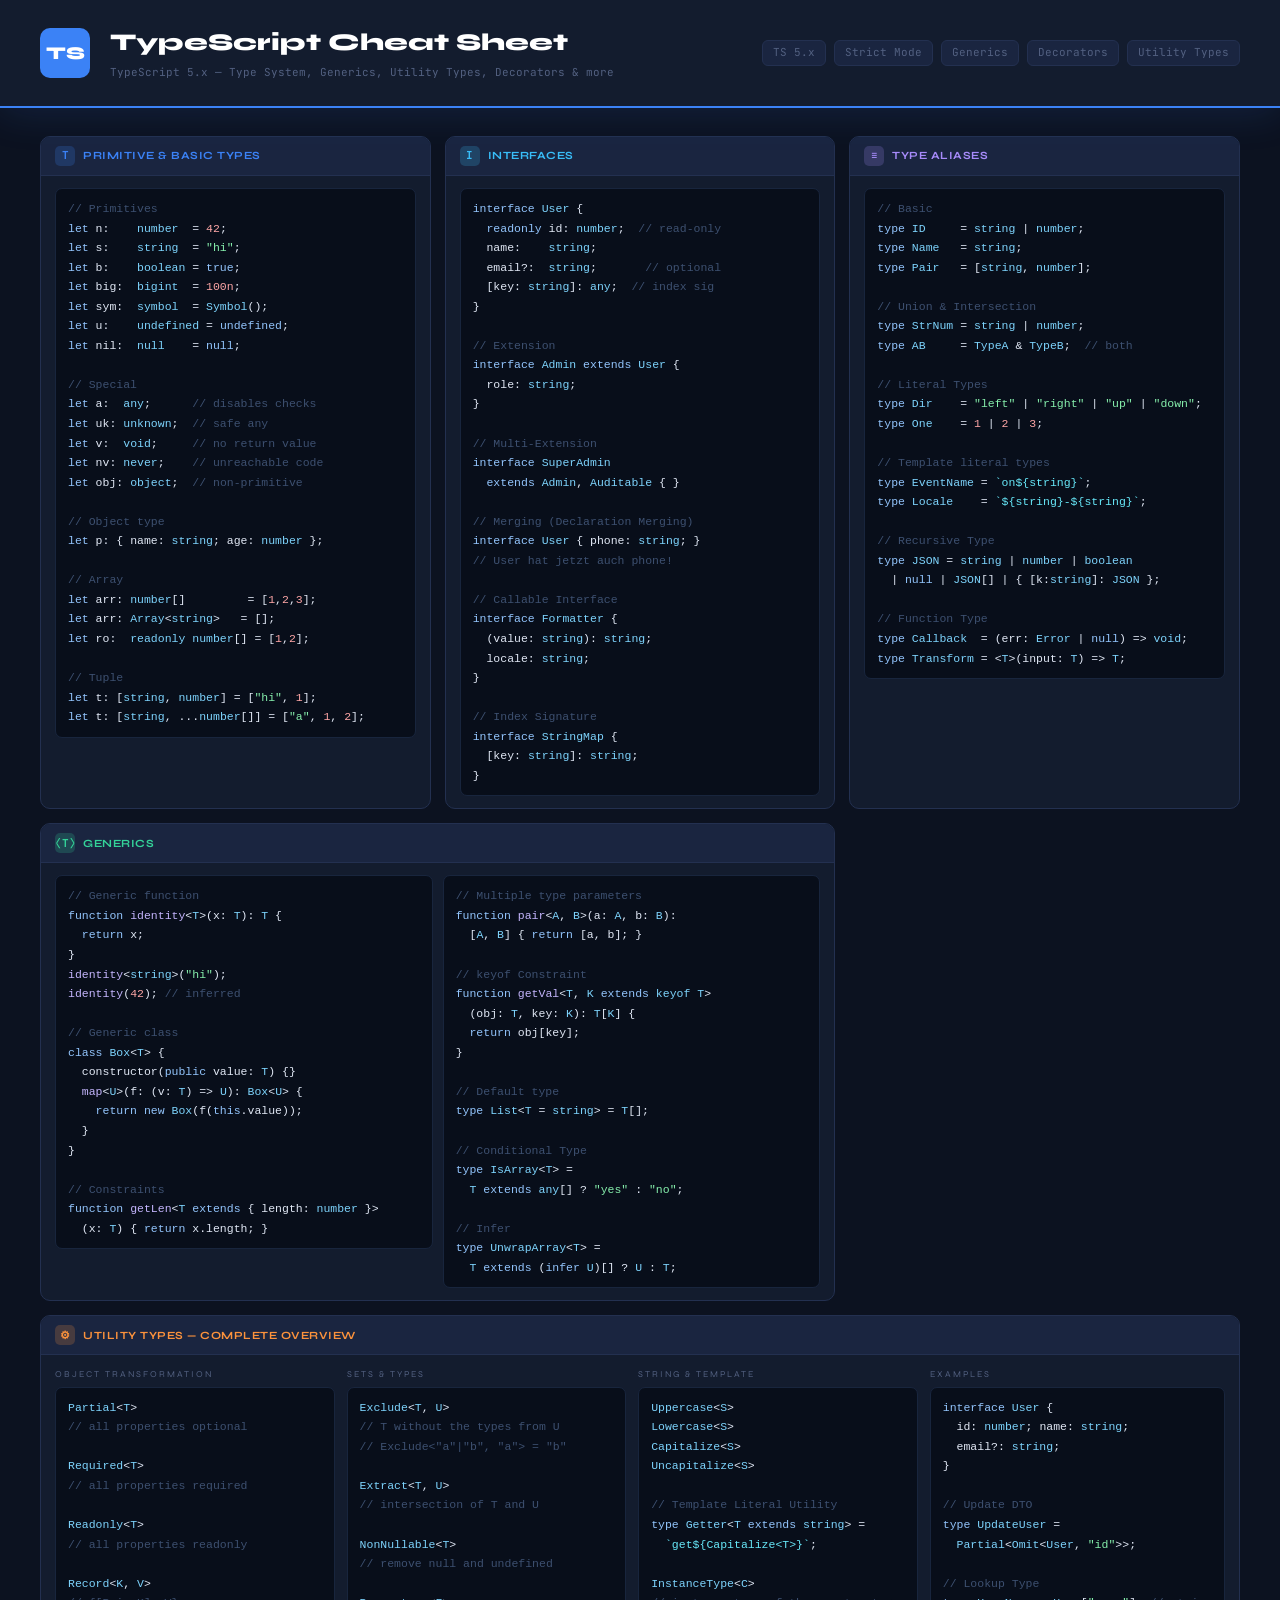
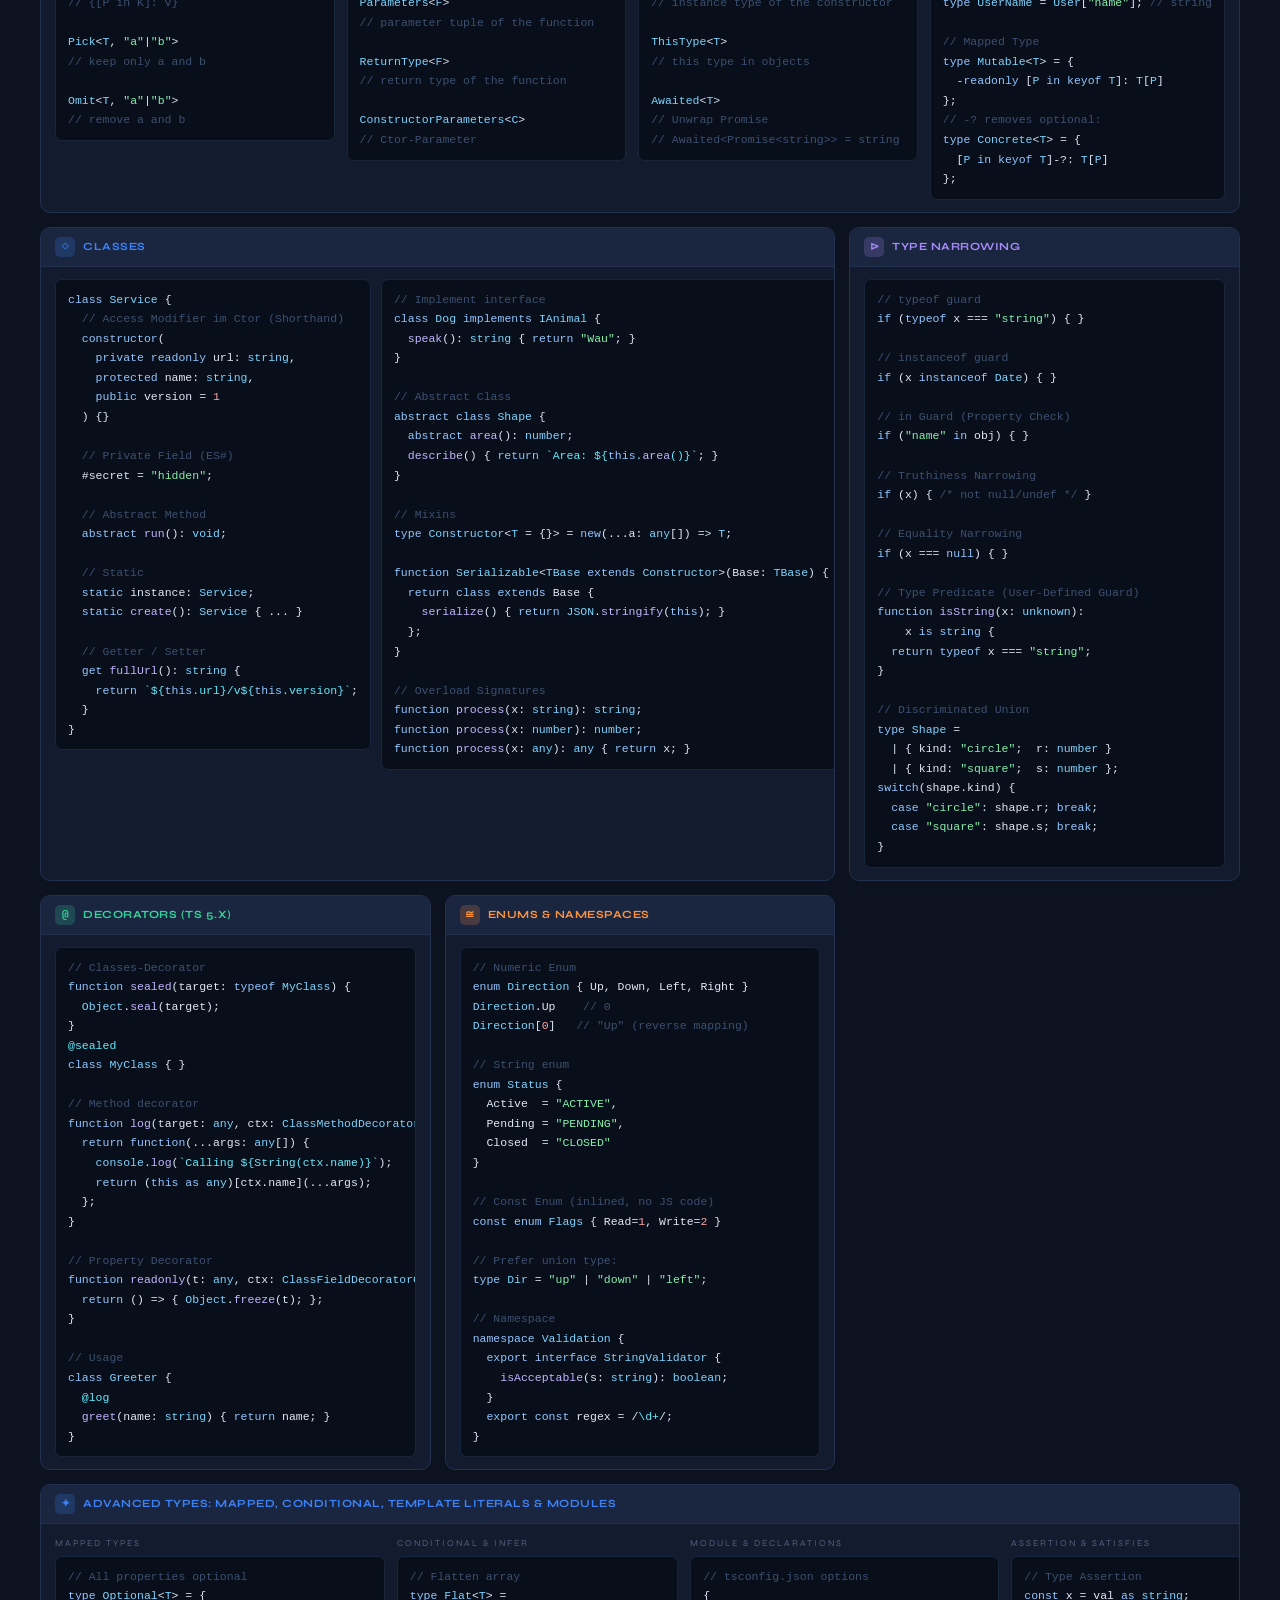
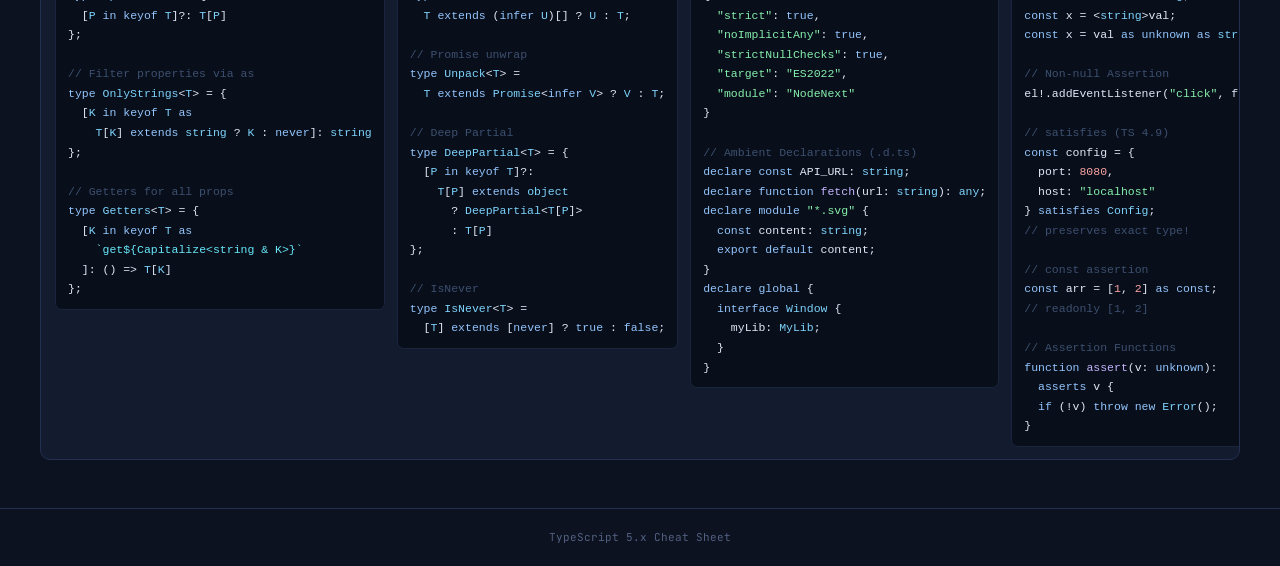
<file: typescript-cheatsheet.html>
<!DOCTYPE html>
<html lang="en">
<head>
<meta charset="UTF-8">
<meta name="viewport" content="width=device-width, initial-scale=1.0">
<title>TypeScript Cheat Sheet</title>
<link href="https://fonts.googleapis.com/css2?family=JetBrains+Mono:wght@300;400;500;700&family=Syne:wght@400;700;800&display=swap" rel="stylesheet">
<style>
  :root {
    --bg: #0c1220;
    --surface: #131c2e;
    --surface2: #1a2540;
    --border: #233050;
    --accent: #3b82f6;
    --accent2: #38bdf8;
    --accent3: #a78bfa;
    --accent4: #34d399;
    --accent5: #fb923c;
    --text: #e1e8f5;
    --muted: #526080;
    --kw: #93c5fd;
    --type: #7dd3fc;
    --string: #86efac;
    --num: #fca5a5;
    --comment: #3d5070;
    --fn: #c4b5fd;
    --op: #67e8f9;
  }
  * { margin: 0; padding: 0; box-sizing: border-box; }
  body { font-family: 'JetBrains Mono', monospace; background: var(--bg); color: var(--text); line-height: 1.6; font-size: 13px; }
  header { background: var(--surface); border-bottom: 2px solid var(--accent); padding: 24px 40px; display: flex; align-items: center; gap: 20px; position: sticky; top: 0; z-index: 100; box-shadow: 0 4px 40px rgba(59,130,246,0.15); }
  .logo { width: 50px; height: 50px; background: var(--accent); border-radius: 10px; display: flex; align-items: center; justify-content: center; font-family: 'Syne', sans-serif; font-weight: 800; font-size: 18px; color: #fff; flex-shrink: 0; }
  header h1 { font-family: 'Syne', sans-serif; font-size: 24px; font-weight: 800; color: #fff; }
  header p { color: var(--muted); font-size: 11px; margin-top: 2px; }
  .tag-row { margin-left: auto; display: flex; gap: 8px; flex-wrap: wrap; }
  .tag { background: var(--surface2); border: 1px solid var(--border); border-radius: 6px; padding: 3px 10px; font-size: 11px; color: var(--muted); }
  .page { padding: 28px 40px; }
  .grid { display: grid; grid-template-columns: repeat(3, 1fr); gap: 14px; }
  .col-2 { grid-column: span 2; }
  .col-3 { grid-column: span 3; }
  .card { background: var(--surface); border: 1px solid var(--border); border-radius: 10px; overflow: hidden; transition: border-color 0.2s; }
  .card:hover { border-color: var(--accent); }
  .card-header { padding: 9px 14px; display: flex; align-items: center; gap: 8px; border-bottom: 1px solid var(--border); background: var(--surface2); }
  .card-icon { width: 20px; height: 20px; border-radius: 5px; display: flex; align-items: center; justify-content: center; font-size: 11px; font-weight: 700; flex-shrink: 0; }
  .card-title { font-family: 'Syne', sans-serif; font-size: 11px; font-weight: 700; letter-spacing: 0.5px; text-transform: uppercase; }
  .card-body { padding: 12px 14px; }
  pre { background: #080e1a; border-radius: 7px; padding: 10px 12px; overflow-x: auto; font-size: 11.5px; line-height: 1.7; margin-bottom: 8px; border: 1px solid #18253d; }
  pre:last-child { margin-bottom: 0; }
  .kw { color: var(--kw); } .ty { color: var(--type); } .st { color: var(--string); } .nm { color: var(--num); } .cm { color: var(--comment); } .fn { color: var(--fn); } .op { color: var(--op); }
  .kv-table { width: 100%; border-collapse: collapse; font-size: 11.5px; margin-bottom: 6px; }
  .kv-table td { padding: 4px 7px; border-bottom: 1px solid var(--border); vertical-align: top; }
  .kv-table tr:last-child td { border-bottom: none; }
  .kv-table td:first-child { color: var(--type); white-space: nowrap; font-weight: 500; width: 40%; }
  .kv-table td:last-child { color: var(--muted); }
  .section-label { font-family: 'Syne', sans-serif; font-size: 9px; text-transform: uppercase; letter-spacing: 2px; color: var(--muted); margin: 10px 0 5px; }
  .section-label:first-child { margin-top: 0; }
  .c-blue   .card-icon { background: rgba(59,130,246,0.2); color: var(--accent); }
  .c-sky    .card-icon { background: rgba(56,189,248,0.2); color: var(--accent2); }
  .c-purple .card-icon { background: rgba(167,139,250,0.2); color: var(--accent3); }
  .c-green  .card-icon { background: rgba(52,211,153,0.2); color: var(--accent4); }
  .c-orange .card-icon { background: rgba(251,146,60,0.2); color: var(--accent5); }
  .c-blue   .card-title { color: var(--accent); }
  .c-sky    .card-title { color: var(--accent2); }
  .c-purple .card-title { color: var(--accent3); }
  .c-green  .card-title { color: var(--accent4); }
  .c-orange .card-title { color: var(--accent5); }
  footer { text-align: center; padding: 20px; color: var(--muted); font-size: 11px; border-top: 1px solid var(--border); margin-top: 20px; }
</style>
</head>
<body>
<header>
  <div class="logo">TS</div>
  <div><h1>TypeScript Cheat Sheet</h1><p>TypeScript 5.x — Type System, Generics, Utility Types, Decorators & more</p></div>
  <div class="tag-row"><span class="tag">TS 5.x</span><span class="tag">Strict Mode</span><span class="tag">Generics</span><span class="tag">Decorators</span><span class="tag">Utility Types</span></div>
</header>
<div class="page"><div class="grid">

<!-- PRIMITIVE & BASIC TYPES -->
<div class="card c-blue">
  <div class="card-header"><div class="card-icon">T</div><span class="card-title">Primitive &amp; Basic Types</span></div>
  <div class="card-body">
<pre><span class="cm">// Primitives</span>
<span class="kw">let</span> n:    <span class="ty">number</span>  = <span class="nm">42</span>;
<span class="kw">let</span> s:    <span class="ty">string</span>  = <span class="st">"hi"</span>;
<span class="kw">let</span> b:    <span class="ty">boolean</span> = <span class="kw">true</span>;
<span class="kw">let</span> big:  <span class="ty">bigint</span>  = <span class="nm">100n</span>;
<span class="kw">let</span> sym:  <span class="ty">symbol</span>  = <span class="ty">Symbol</span>();
<span class="kw">let</span> u:    <span class="ty">undefined</span> = <span class="kw">undefined</span>;
<span class="kw">let</span> nil:  <span class="ty">null</span>    = <span class="kw">null</span>;

<span class="cm">// Special</span>
<span class="kw">let</span> a:  <span class="ty">any</span>;      <span class="cm">// disables checks</span>
<span class="kw">let</span> uk: <span class="ty">unknown</span>;  <span class="cm">// safe any</span>
<span class="kw">let</span> v:  <span class="ty">void</span>;     <span class="cm">// no return value</span>
<span class="kw">let</span> nv: <span class="ty">never</span>;    <span class="cm">// unreachable code</span>
<span class="kw">let</span> obj: <span class="ty">object</span>;  <span class="cm">// non-primitive</span>

<span class="cm">// Object type</span>
<span class="kw">let</span> p: { name: <span class="ty">string</span>; age: <span class="ty">number</span> };

<span class="cm">// Array</span>
<span class="kw">let</span> arr: <span class="ty">number</span>[]         = [<span class="nm">1</span>,<span class="nm">2</span>,<span class="nm">3</span>];
<span class="kw">let</span> arr: <span class="ty">Array</span>&lt;<span class="ty">string</span>&gt;   = [];
<span class="kw">let</span> ro:  <span class="ty">readonly</span> <span class="ty">number</span>[] = [<span class="nm">1</span>,<span class="nm">2</span>];

<span class="cm">// Tuple</span>
<span class="kw">let</span> t: [<span class="ty">string</span>, <span class="ty">number</span>] = [<span class="st">"hi"</span>, <span class="nm">1</span>];
<span class="kw">let</span> t: [<span class="ty">string</span>, ...<span class="ty">number</span>[]] = [<span class="st">"a"</span>, <span class="nm">1</span>, <span class="nm">2</span>];</pre>
  </div>
</div>

<!-- INTERFACES -->
<div class="card c-sky">
  <div class="card-header"><div class="card-icon">I</div><span class="card-title">Interfaces</span></div>
  <div class="card-body">
<pre><span class="kw">interface</span> <span class="ty">User</span> {
  <span class="kw">readonly</span> id: <span class="ty">number</span>;  <span class="cm">// read-only</span>
  name:    <span class="ty">string</span>;
  email?:  <span class="ty">string</span>;       <span class="cm">// optional</span>
  [key: <span class="ty">string</span>]: <span class="ty">any</span>;  <span class="cm">// index sig</span>
}

<span class="cm">// Extension</span>
<span class="kw">interface</span> <span class="ty">Admin</span> <span class="kw">extends</span> <span class="ty">User</span> {
  role: <span class="ty">string</span>;
}

<span class="cm">// Multi-Extension</span>
<span class="kw">interface</span> <span class="ty">SuperAdmin</span>
  <span class="kw">extends</span> <span class="ty">Admin</span>, <span class="ty">Auditable</span> { }

<span class="cm">// Merging (Declaration Merging)</span>
<span class="kw">interface</span> <span class="ty">User</span> { phone: <span class="ty">string</span>; }
<span class="cm">// User hat jetzt auch phone!</span>

<span class="cm">// Callable Interface</span>
<span class="kw">interface</span> <span class="ty">Formatter</span> {
  (value: <span class="ty">string</span>): <span class="ty">string</span>;
  locale: <span class="ty">string</span>;
}

<span class="cm">// Index Signature</span>
<span class="kw">interface</span> <span class="ty">StringMap</span> {
  [key: <span class="ty">string</span>]: <span class="ty">string</span>;
}</pre>
  </div>
</div>

<!-- TYPE ALIASES -->
<div class="card c-purple">
  <div class="card-header"><div class="card-icon">≡</div><span class="card-title">Type Aliases</span></div>
  <div class="card-body">
<pre><span class="cm">// Basic</span>
<span class="kw">type</span> <span class="ty">ID</span>     = <span class="ty">string</span> | <span class="ty">number</span>;
<span class="kw">type</span> <span class="ty">Name</span>   = <span class="ty">string</span>;
<span class="kw">type</span> <span class="ty">Pair</span>   = [<span class="ty">string</span>, <span class="ty">number</span>];

<span class="cm">// Union &amp; Intersection</span>
<span class="kw">type</span> <span class="ty">StrNum</span> = <span class="ty">string</span> | <span class="ty">number</span>;
<span class="kw">type</span> <span class="ty">AB</span>     = <span class="ty">TypeA</span> &amp; <span class="ty">TypeB</span>;  <span class="cm">// both</span>

<span class="cm">// Literal Types</span>
<span class="kw">type</span> <span class="ty">Dir</span>    = <span class="st">"left"</span> | <span class="st">"right"</span> | <span class="st">"up"</span> | <span class="st">"down"</span>;
<span class="kw">type</span> <span class="ty">One</span>    = <span class="nm">1</span> | <span class="nm">2</span> | <span class="nm">3</span>;

<span class="cm">// Template literal types</span>
<span class="kw">type</span> <span class="ty">EventName</span> = <span class="op">`on${string}`</span>;
<span class="kw">type</span> <span class="ty">Locale</span>    = <span class="op">`${string}-${string}`</span>;

<span class="cm">// Recursive Type</span>
<span class="kw">type</span> <span class="ty">JSON</span> = <span class="ty">string</span> | <span class="ty">number</span> | <span class="ty">boolean</span>
  | <span class="kw">null</span> | <span class="ty">JSON</span>[] | { [k:<span class="ty">string</span>]: <span class="ty">JSON</span> };

<span class="cm">// Function Type</span>
<span class="kw">type</span> <span class="ty">Callback</span>  = (err: <span class="ty">Error</span> | <span class="kw">null</span>) => <span class="ty">void</span>;
<span class="kw">type</span> <span class="ty">Transform</span> = &lt;<span class="ty">T</span>&gt;(input: <span class="ty">T</span>) => <span class="ty">T</span>;</pre>
  </div>
</div>

<!-- GENERICS -->
<div class="card c-green col-2">
  <div class="card-header"><div class="card-icon">⟨T⟩</div><span class="card-title">Generics</span></div>
  <div class="card-body">
    <div style="display:grid;grid-template-columns:1fr 1fr;gap:10px;">
      <div>
<pre><span class="cm">// Generic function</span>
<span class="kw">function</span> <span class="fn">identity</span>&lt;<span class="ty">T</span>&gt;(x: <span class="ty">T</span>): <span class="ty">T</span> {
  <span class="kw">return</span> x;
}
<span class="fn">identity</span>&lt;<span class="ty">string</span>&gt;(<span class="st">"hi"</span>);
<span class="fn">identity</span>(<span class="nm">42</span>); <span class="cm">// inferred</span>

<span class="cm">// Generic class</span>
<span class="kw">class</span> <span class="ty">Box</span>&lt;<span class="ty">T</span>&gt; {
  constructor(<span class="kw">public</span> value: <span class="ty">T</span>) {}
  <span class="fn">map</span>&lt;<span class="ty">U</span>&gt;(f: (v: <span class="ty">T</span>) => <span class="ty">U</span>): <span class="ty">Box</span>&lt;<span class="ty">U</span>&gt; {
    <span class="kw">return new</span> <span class="ty">Box</span>(f(<span class="kw">this</span>.value));
  }
}

<span class="cm">// Constraints</span>
<span class="kw">function</span> <span class="fn">getLen</span>&lt;<span class="ty">T</span> <span class="kw">extends</span> { length: <span class="ty">number</span> }&gt;
  (x: <span class="ty">T</span>) { <span class="kw">return</span> x.length; }</pre>
      </div>
      <div>
<pre><span class="cm">// Multiple type parameters</span>
<span class="kw">function</span> <span class="fn">pair</span>&lt;<span class="ty">A</span>, <span class="ty">B</span>&gt;(a: <span class="ty">A</span>, b: <span class="ty">B</span>):
  [<span class="ty">A</span>, <span class="ty">B</span>] { <span class="kw">return</span> [a, b]; }

<span class="cm">// keyof Constraint</span>
<span class="kw">function</span> <span class="fn">getVal</span>&lt;<span class="ty">T</span>, <span class="ty">K</span> <span class="kw">extends</span> <span class="ty">keyof T</span>&gt;
  (obj: <span class="ty">T</span>, key: <span class="ty">K</span>): <span class="ty">T</span>[<span class="ty">K</span>] {
  <span class="kw">return</span> obj[key];
}

<span class="cm">// Default type</span>
<span class="kw">type</span> <span class="ty">List</span>&lt;<span class="ty">T</span> = <span class="ty">string</span>&gt; = <span class="ty">T</span>[];

<span class="cm">// Conditional Type</span>
<span class="kw">type</span> <span class="ty">IsArray</span>&lt;<span class="ty">T</span>&gt; =
  <span class="ty">T</span> <span class="kw">extends</span> <span class="ty">any</span>[] ? <span class="st">"yes"</span> : <span class="st">"no"</span>;

<span class="cm">// Infer</span>
<span class="kw">type</span> <span class="ty">UnwrapArray</span>&lt;<span class="ty">T</span>&gt; =
  <span class="ty">T</span> <span class="kw">extends</span> (<span class="kw">infer</span> <span class="ty">U</span>)[] ? <span class="ty">U</span> : <span class="ty">T</span>;</pre>
      </div>
    </div>
  </div>
</div>

<!-- UTILITY TYPES -->
<div class="card c-orange col-3">
  <div class="card-header"><div class="card-icon">⚙</div><span class="card-title">Utility Types — Complete Overview</span></div>
  <div class="card-body">
    <div style="display:grid;grid-template-columns:repeat(4,1fr);gap:12px;">
      <div>
        <div class="section-label">Object Transformation</div>
<pre><span class="ty">Partial</span>&lt;<span class="ty">T</span>&gt;
<span class="cm">// all properties optional</span>

<span class="ty">Required</span>&lt;<span class="ty">T</span>&gt;
<span class="cm">// all properties required</span>

<span class="ty">Readonly</span>&lt;<span class="ty">T</span>&gt;
<span class="cm">// all properties readonly</span>

<span class="ty">Record</span>&lt;<span class="ty">K</span>, <span class="ty">V</span>&gt;
<span class="cm">// {[P in K]: V}</span>

<span class="ty">Pick</span>&lt;<span class="ty">T</span>, <span class="st">"a"</span>|<span class="st">"b"</span>&gt;
<span class="cm">// keep only a and b</span>

<span class="ty">Omit</span>&lt;<span class="ty">T</span>, <span class="st">"a"</span>|<span class="st">"b"</span>&gt;
<span class="cm">// remove a and b</span></pre>
      </div>
      <div>
        <div class="section-label">Sets &amp; Types</div>
<pre><span class="ty">Exclude</span>&lt;<span class="ty">T</span>, <span class="ty">U</span>&gt;
<span class="cm">// T without the types from U</span>
<span class="cm">// Exclude&lt;"a"|"b", "a"&gt; = "b"</span>

<span class="ty">Extract</span>&lt;<span class="ty">T</span>, <span class="ty">U</span>&gt;
<span class="cm">// intersection of T and U</span>

<span class="ty">NonNullable</span>&lt;<span class="ty">T</span>&gt;
<span class="cm">// remove null and undefined</span>

<span class="ty">Parameters</span>&lt;<span class="ty">F</span>&gt;
<span class="cm">// parameter tuple of the function</span>

<span class="ty">ReturnType</span>&lt;<span class="ty">F</span>&gt;
<span class="cm">// return type of the function</span>

<span class="ty">ConstructorParameters</span>&lt;<span class="ty">C</span>&gt;
<span class="cm">// Ctor-Parameter</span></pre>
      </div>
      <div>
        <div class="section-label">String &amp; Template</div>
<pre><span class="ty">Uppercase</span>&lt;<span class="ty">S</span>&gt;
<span class="ty">Lowercase</span>&lt;<span class="ty">S</span>&gt;
<span class="ty">Capitalize</span>&lt;<span class="ty">S</span>&gt;
<span class="ty">Uncapitalize</span>&lt;<span class="ty">S</span>&gt;

<span class="cm">// Template Literal Utility</span>
<span class="kw">type</span> <span class="ty">Getter</span>&lt;<span class="ty">T</span> <span class="kw">extends</span> <span class="ty">string</span>&gt; =
  <span class="op">`get${Capitalize&lt;T&gt;}`</span>;

<span class="ty">InstanceType</span>&lt;<span class="ty">C</span>&gt;
<span class="cm">// instance type of the constructor</span>

<span class="ty">ThisType</span>&lt;<span class="ty">T</span>&gt;
<span class="cm">// this type in objects</span>

<span class="ty">Awaited</span>&lt;<span class="ty">T</span>&gt;
<span class="cm">// Unwrap Promise</span>
<span class="cm">// Awaited&lt;Promise&lt;string&gt;&gt; = string</span></pre>
      </div>
      <div>
        <div class="section-label">Examples</div>
<pre><span class="kw">interface</span> <span class="ty">User</span> {
  id: <span class="ty">number</span>; name: <span class="ty">string</span>;
  email?: <span class="ty">string</span>;
}

<span class="cm">// Update DTO</span>
<span class="kw">type</span> <span class="ty">UpdateUser</span> =
  <span class="ty">Partial</span>&lt;<span class="ty">Omit</span>&lt;<span class="ty">User</span>, <span class="st">"id"</span>&gt;&gt;;

<span class="cm">// Lookup Type</span>
<span class="kw">type</span> <span class="ty">UserName</span> = <span class="ty">User</span>[<span class="st">"name"</span>]; <span class="cm">// string</span>

<span class="cm">// Mapped Type</span>
<span class="kw">type</span> <span class="ty">Mutable</span>&lt;<span class="ty">T</span>&gt; = {
  -<span class="kw">readonly</span> [<span class="ty">P</span> <span class="kw">in keyof</span> <span class="ty">T</span>]: <span class="ty">T</span>[<span class="ty">P</span>]
};
<span class="cm">// -? removes optional:</span>
<span class="kw">type</span> <span class="ty">Concrete</span>&lt;<span class="ty">T</span>&gt; = {
  [<span class="ty">P</span> <span class="kw">in keyof</span> <span class="ty">T</span>]-?: <span class="ty">T</span>[<span class="ty">P</span>]
};</pre>
      </div>
    </div>
  </div>
</div>

<!-- KLASSEN -->
<div class="card c-blue col-2">
  <div class="card-header"><div class="card-icon">◇</div><span class="card-title">Classes</span></div>
  <div class="card-body">
    <div style="display:grid;grid-template-columns:1fr 1fr;gap:10px;">
      <div>
<pre><span class="kw">class</span> <span class="ty">Service</span> {
  <span class="cm">// Access Modifier im Ctor (Shorthand)</span>
  <span class="kw">constructor</span>(
    <span class="kw">private readonly</span> url: <span class="ty">string</span>,
    <span class="kw">protected</span> name: <span class="ty">string</span>,
    <span class="kw">public</span> version = <span class="nm">1</span>
  ) {}

  <span class="cm">// Private Field (ES#)</span>
  #secret = <span class="st">"hidden"</span>;

  <span class="cm">// Abstract Method</span>
  <span class="kw">abstract</span> <span class="fn">run</span>(): <span class="ty">void</span>;

  <span class="cm">// Static</span>
  <span class="kw">static</span> instance: <span class="ty">Service</span>;
  <span class="kw">static</span> <span class="fn">create</span>(): <span class="ty">Service</span> { ... }

  <span class="cm">// Getter / Setter</span>
  <span class="kw">get</span> <span class="fn">fullUrl</span>(): <span class="ty">string</span> {
    <span class="kw">return</span> <span class="op">`${<span class="kw">this</span>.url}/v${<span class="kw">this</span>.version}`</span>;
  }
}</pre>
      </div>
      <div>
<pre><span class="cm">// Implement interface</span>
<span class="kw">class</span> <span class="ty">Dog</span> <span class="kw">implements</span> <span class="ty">IAnimal</span> {
  <span class="fn">speak</span>(): <span class="ty">string</span> { <span class="kw">return</span> <span class="st">"Wau"</span>; }
}

<span class="cm">// Abstract Class</span>
<span class="kw">abstract class</span> <span class="ty">Shape</span> {
  <span class="kw">abstract</span> <span class="fn">area</span>(): <span class="ty">number</span>;
  <span class="fn">describe</span>() { <span class="kw">return</span> <span class="op">`Area: ${<span class="kw">this</span>.<span class="fn">area</span>()}`</span>; }
}

<span class="cm">// Mixins</span>
<span class="kw">type</span> <span class="ty">Constructor</span>&lt;<span class="ty">T</span> = {}&gt; = <span class="kw">new</span>(...a: <span class="ty">any</span>[]) => <span class="ty">T</span>;

<span class="kw">function</span> <span class="ty">Serializable</span>&lt;<span class="ty">TBase</span> <span class="kw">extends</span> <span class="ty">Constructor</span>&gt;(Base: <span class="ty">TBase</span>) {
  <span class="kw">return class extends</span> Base {
    <span class="fn">serialize</span>() { <span class="kw">return</span> <span class="ty">JSON</span>.<span class="fn">stringify</span>(<span class="kw">this</span>); }
  };
}

<span class="cm">// Overload Signatures</span>
<span class="kw">function</span> <span class="fn">process</span>(x: <span class="ty">string</span>): <span class="ty">string</span>;
<span class="kw">function</span> <span class="fn">process</span>(x: <span class="ty">number</span>): <span class="ty">number</span>;
<span class="kw">function</span> <span class="fn">process</span>(x: <span class="ty">any</span>): <span class="ty">any</span> { <span class="kw">return</span> x; }</pre>
      </div>
    </div>
  </div>
</div>

<!-- TYPE NARROWING -->
<div class="card c-purple">
  <div class="card-header"><div class="card-icon">⊳</div><span class="card-title">Type Narrowing</span></div>
  <div class="card-body">
<pre><span class="cm">// typeof guard</span>
<span class="kw">if</span> (<span class="kw">typeof</span> x === <span class="st">"string"</span>) { }

<span class="cm">// instanceof guard</span>
<span class="kw">if</span> (x <span class="kw">instanceof</span> <span class="ty">Date</span>) { }

<span class="cm">// in Guard (Property Check)</span>
<span class="kw">if</span> (<span class="st">"name"</span> <span class="kw">in</span> obj) { }

<span class="cm">// Truthiness Narrowing</span>
<span class="kw">if</span> (x) { <span class="cm">/* not null/undef */</span> }

<span class="cm">// Equality Narrowing</span>
<span class="kw">if</span> (x === <span class="kw">null</span>) { }

<span class="cm">// Type Predicate (User-Defined Guard)</span>
<span class="kw">function</span> <span class="fn">isString</span>(x: <span class="ty">unknown</span>):
    x <span class="kw">is string</span> {
  <span class="kw">return typeof</span> x === <span class="st">"string"</span>;
}

<span class="cm">// Discriminated Union</span>
<span class="kw">type</span> <span class="ty">Shape</span> =
  | { kind: <span class="st">"circle"</span>;  r: <span class="ty">number</span> }
  | { kind: <span class="st">"square"</span>;  s: <span class="ty">number</span> };
<span class="kw">switch</span>(shape.kind) {
  <span class="kw">case</span> <span class="st">"circle"</span>: shape.r; <span class="kw">break</span>;
  <span class="kw">case</span> <span class="st">"square"</span>: shape.s; <span class="kw">break</span>;
}</pre>
  </div>
</div>

<!-- DECORATORS -->
<div class="card c-green">
  <div class="card-header"><div class="card-icon">@</div><span class="card-title">Decorators (TS 5.x)</span></div>
  <div class="card-body">
<pre><span class="cm">// Classes-Decorator</span>
<span class="kw">function</span> <span class="fn">sealed</span>(target: <span class="kw">typeof</span> <span class="ty">MyClass</span>) {
  <span class="ty">Object</span>.<span class="fn">seal</span>(target);
}
<span class="op">@sealed</span>
<span class="kw">class</span> <span class="ty">MyClass</span> { }

<span class="cm">// Method decorator</span>
<span class="kw">function</span> <span class="fn">log</span>(target: <span class="ty">any</span>, ctx: <span class="ty">ClassMethodDecoratorContext</span>) {
  <span class="kw">return function</span>(...args: <span class="ty">any</span>[]) {
    <span class="ty">console</span>.<span class="fn">log</span>(<span class="op">`Calling ${String(ctx.name)}`</span>);
    <span class="kw">return</span> (<span class="kw">this</span> <span class="kw">as</span> <span class="ty">any</span>)[ctx.name](...args);
  };
}

<span class="cm">// Property Decorator</span>
<span class="kw">function</span> <span class="fn">readonly</span>(t: <span class="ty">any</span>, ctx: <span class="ty">ClassFieldDecoratorContext</span>) {
  <span class="kw">return</span> () => { <span class="ty">Object</span>.<span class="fn">freeze</span>(t); };
}

<span class="cm">// Usage</span>
<span class="kw">class</span> <span class="ty">Greeter</span> {
  <span class="op">@log</span>
  <span class="fn">greet</span>(name: <span class="ty">string</span>) { <span class="kw">return</span> name; }
}</pre>
  </div>
</div>

<!-- ENUMS -->
<div class="card c-orange">
  <div class="card-header"><div class="card-icon">≅</div><span class="card-title">Enums &amp; Namespaces</span></div>
  <div class="card-body">
<pre><span class="cm">// Numeric Enum</span>
<span class="kw">enum</span> <span class="ty">Direction</span> { Up, Down, Left, Right }
<span class="ty">Direction</span>.Up    <span class="cm">// 0</span>
<span class="ty">Direction</span>[<span class="nm">0</span>]   <span class="cm">// "Up" (reverse mapping)</span>

<span class="cm">// String enum</span>
<span class="kw">enum</span> <span class="ty">Status</span> {
  Active  = <span class="st">"ACTIVE"</span>,
  Pending = <span class="st">"PENDING"</span>,
  Closed  = <span class="st">"CLOSED"</span>
}

<span class="cm">// Const Enum (inlined, no JS code)</span>
<span class="kw">const enum</span> <span class="ty">Flags</span> { Read=<span class="nm">1</span>, Write=<span class="nm">2</span> }

<span class="cm">// Prefer union type:</span>
<span class="kw">type</span> <span class="ty">Dir</span> = <span class="st">"up"</span> | <span class="st">"down"</span> | <span class="st">"left"</span>;

<span class="cm">// Namespace</span>
<span class="kw">namespace</span> <span class="ty">Validation</span> {
  <span class="kw">export interface</span> <span class="ty">StringValidator</span> {
    <span class="fn">isAcceptable</span>(s: <span class="ty">string</span>): <span class="ty">boolean</span>;
  }
  <span class="kw">export const</span> regex = /<span class="op">\d+</span>/;
}</pre>
  </div>
</div>

<!-- ADVANCED TYPES -->
<div class="card c-blue col-3">
  <div class="card-header"><div class="card-icon">✦</div><span class="card-title">Advanced Types: Mapped, Conditional, Template Literals &amp; Modules</span></div>
  <div class="card-body">
    <div style="display:grid;grid-template-columns:repeat(4,1fr);gap:12px;">
      <div>
        <div class="section-label">Mapped Types</div>
<pre><span class="cm">// All properties optional</span>
<span class="kw">type</span> <span class="ty">Optional</span>&lt;<span class="ty">T</span>&gt; = {
  [<span class="ty">P</span> <span class="kw">in keyof</span> <span class="ty">T</span>]?: <span class="ty">T</span>[<span class="ty">P</span>]
};

<span class="cm">// Filter properties via as</span>
<span class="kw">type</span> <span class="ty">OnlyStrings</span>&lt;<span class="ty">T</span>&gt; = {
  [<span class="ty">K</span> <span class="kw">in keyof</span> <span class="ty">T</span> <span class="kw">as</span>
    <span class="ty">T</span>[<span class="ty">K</span>] <span class="kw">extends</span> <span class="ty">string</span> ? <span class="ty">K</span> : <span class="kw">never</span>]: <span class="ty">string</span>
};

<span class="cm">// Getters for all props</span>
<span class="kw">type</span> <span class="ty">Getters</span>&lt;<span class="ty">T</span>&gt; = {
  [<span class="ty">K</span> <span class="kw">in keyof</span> <span class="ty">T</span> <span class="kw">as</span>
    <span class="op">`get${Capitalize&lt;string &amp; K&gt;}`</span>
  ]: () => <span class="ty">T</span>[<span class="ty">K</span>]
};</pre>
      </div>
      <div>
        <div class="section-label">Conditional &amp; Infer</div>
<pre><span class="cm">// Flatten array</span>
<span class="kw">type</span> <span class="ty">Flat</span>&lt;<span class="ty">T</span>&gt; =
  <span class="ty">T</span> <span class="kw">extends</span> (<span class="kw">infer</span> <span class="ty">U</span>)[] ? <span class="ty">U</span> : <span class="ty">T</span>;

<span class="cm">// Promise unwrap</span>
<span class="kw">type</span> <span class="ty">Unpack</span>&lt;<span class="ty">T</span>&gt; =
  <span class="ty">T</span> <span class="kw">extends</span> <span class="ty">Promise</span>&lt;<span class="kw">infer</span> <span class="ty">V</span>&gt; ? <span class="ty">V</span> : <span class="ty">T</span>;

<span class="cm">// Deep Partial</span>
<span class="kw">type</span> <span class="ty">DeepPartial</span>&lt;<span class="ty">T</span>&gt; = {
  [<span class="ty">P</span> <span class="kw">in keyof</span> <span class="ty">T</span>]?:
    <span class="ty">T</span>[<span class="ty">P</span>] <span class="kw">extends</span> <span class="ty">object</span>
      ? <span class="ty">DeepPartial</span>&lt;<span class="ty">T</span>[<span class="ty">P</span>]&gt;
      : <span class="ty">T</span>[<span class="ty">P</span>]
};

<span class="cm">// IsNever</span>
<span class="kw">type</span> <span class="ty">IsNever</span>&lt;<span class="ty">T</span>&gt; =
  [<span class="ty">T</span>] <span class="kw">extends</span> [<span class="kw">never</span>] ? <span class="kw">true</span> : <span class="kw">false</span>;</pre>
      </div>
      <div>
        <div class="section-label">Module &amp; Declarations</div>
<pre><span class="cm">// tsconfig.json options</span>
{
  <span class="st">"strict"</span>: <span class="kw">true</span>,
  <span class="st">"noImplicitAny"</span>: <span class="kw">true</span>,
  <span class="st">"strictNullChecks"</span>: <span class="kw">true</span>,
  <span class="st">"target"</span>: <span class="st">"ES2022"</span>,
  <span class="st">"module"</span>: <span class="st">"NodeNext"</span>
}

<span class="cm">// Ambient Declarations (.d.ts)</span>
<span class="kw">declare</span> <span class="kw">const</span> API_URL: <span class="ty">string</span>;
<span class="kw">declare function</span> <span class="fn">fetch</span>(url: <span class="ty">string</span>): <span class="ty">any</span>;
<span class="kw">declare module</span> <span class="st">"*.svg"</span> {
  <span class="kw">const</span> content: <span class="ty">string</span>;
  <span class="kw">export default</span> content;
}
<span class="kw">declare global</span> {
  <span class="kw">interface</span> <span class="ty">Window</span> {
    myLib: <span class="ty">MyLib</span>;
  }
}</pre>
      </div>
      <div>
        <div class="section-label">Assertion &amp; Satisfies</div>
<pre><span class="cm">// Type Assertion</span>
<span class="kw">const</span> x = val <span class="kw">as</span> <span class="ty">string</span>;
<span class="kw">const</span> x = &lt;<span class="ty">string</span>&gt;val;
<span class="kw">const</span> x = val <span class="kw">as unknown as</span> <span class="ty">string</span>;

<span class="cm">// Non-null Assertion</span>
el!.addEventListener(<span class="st">"click"</span>, fn);

<span class="cm">// satisfies (TS 4.9)</span>
<span class="kw">const</span> config = {
  port: <span class="nm">8080</span>,
  host: <span class="st">"localhost"</span>
} <span class="kw">satisfies</span> <span class="ty">Config</span>;
<span class="cm">// preserves exact type!</span>

<span class="cm">// const assertion</span>
<span class="kw">const</span> arr = [<span class="nm">1</span>, <span class="nm">2</span>] <span class="kw">as const</span>;
<span class="cm">// readonly [1, 2]</span>

<span class="cm">// Assertion Functions</span>
<span class="kw">function</span> <span class="fn">assert</span>(v: <span class="kw">unknown</span>):
  <span class="kw">asserts</span> v {
  <span class="kw">if</span> (!v) <span class="kw">throw new</span> <span class="ty">Error</span>();
}</pre>
      </div>
    </div>
  </div>
</div>

</div></div>
<footer>TypeScript 5.x Cheat Sheet</footer>
</body></html>
</file>
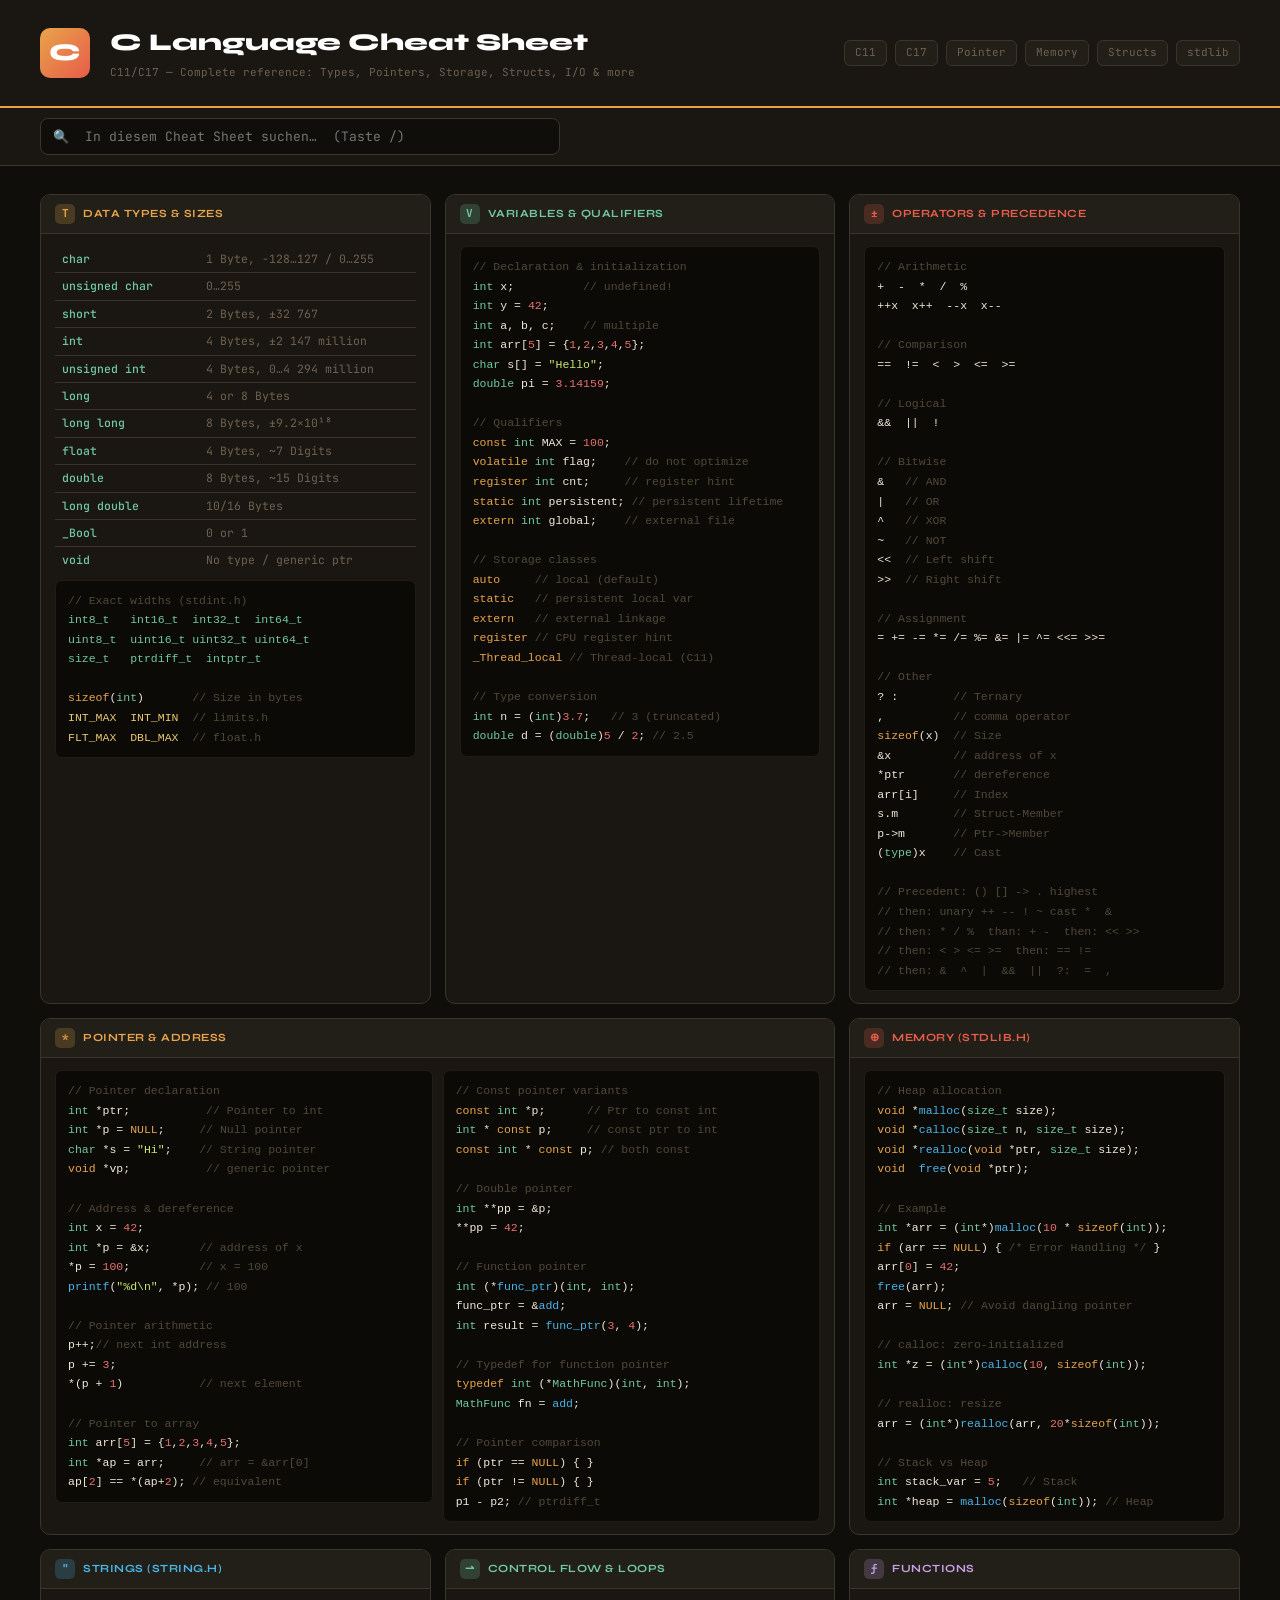
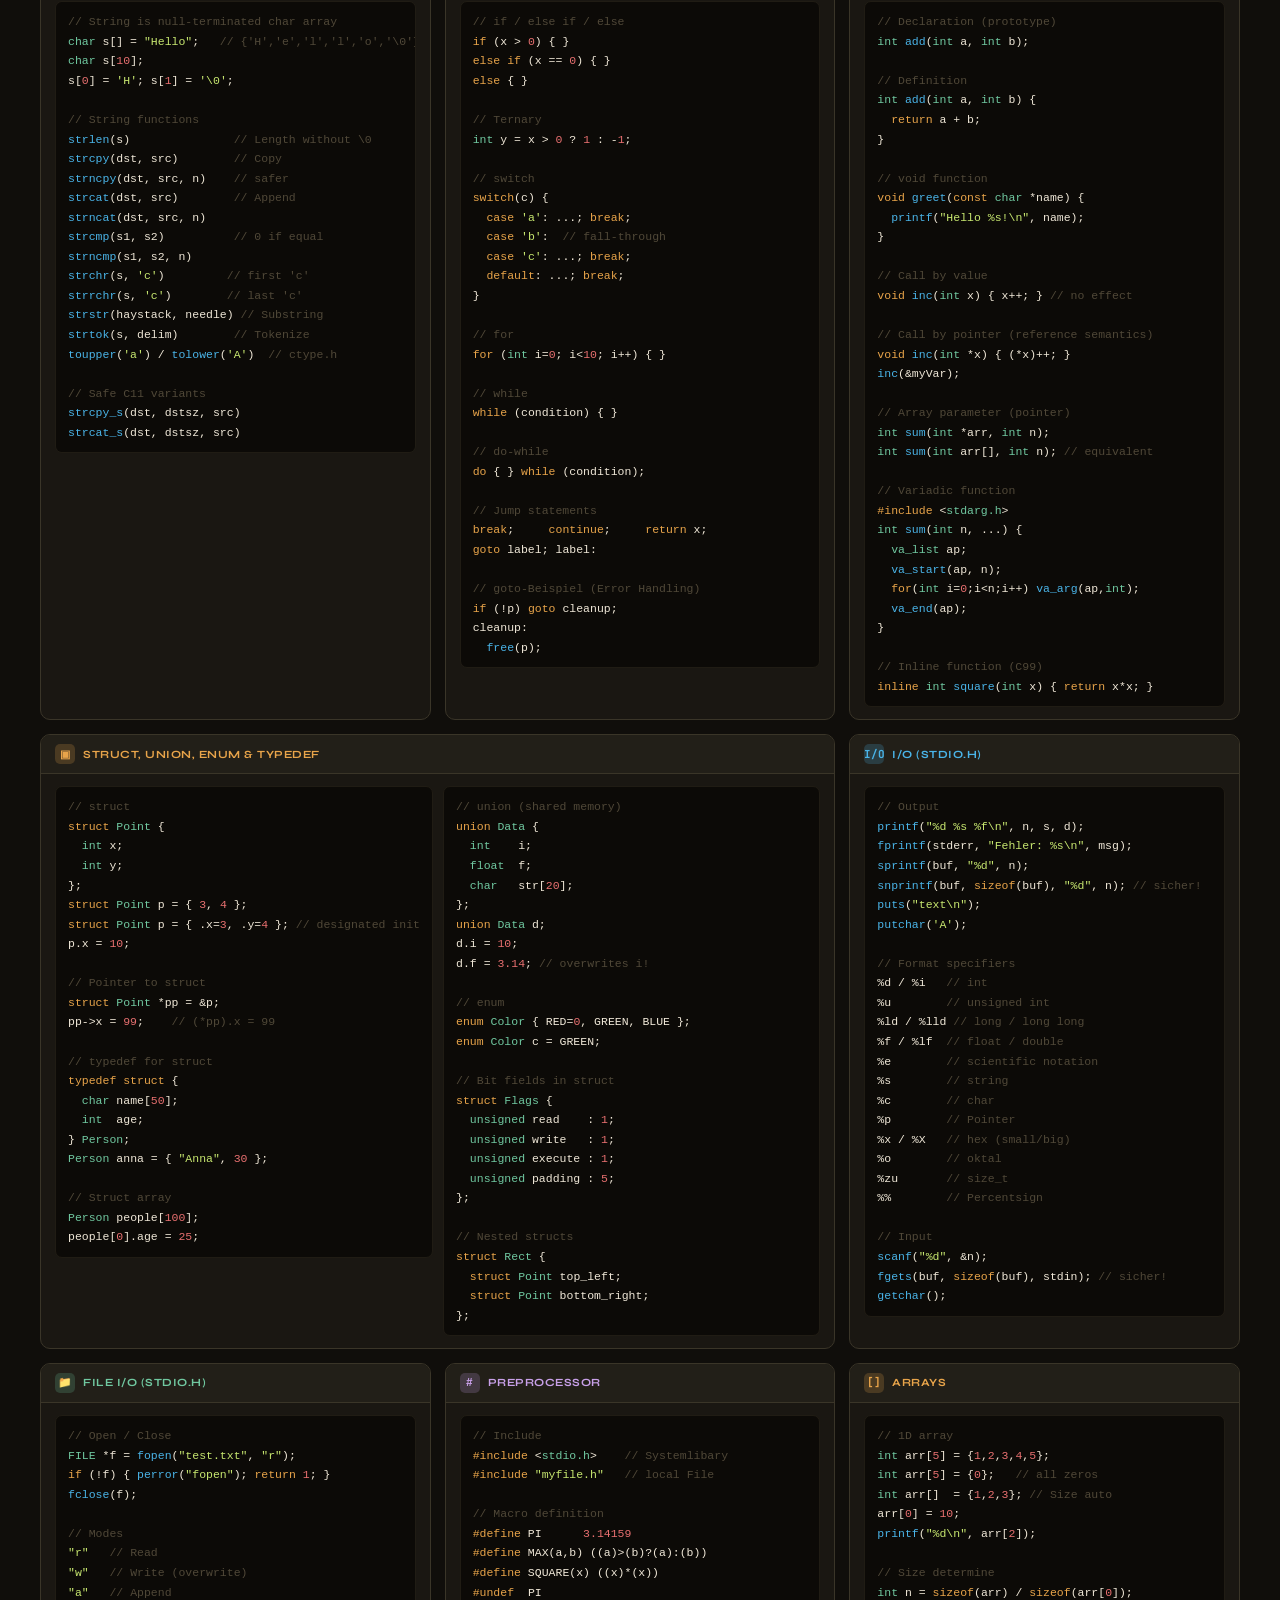
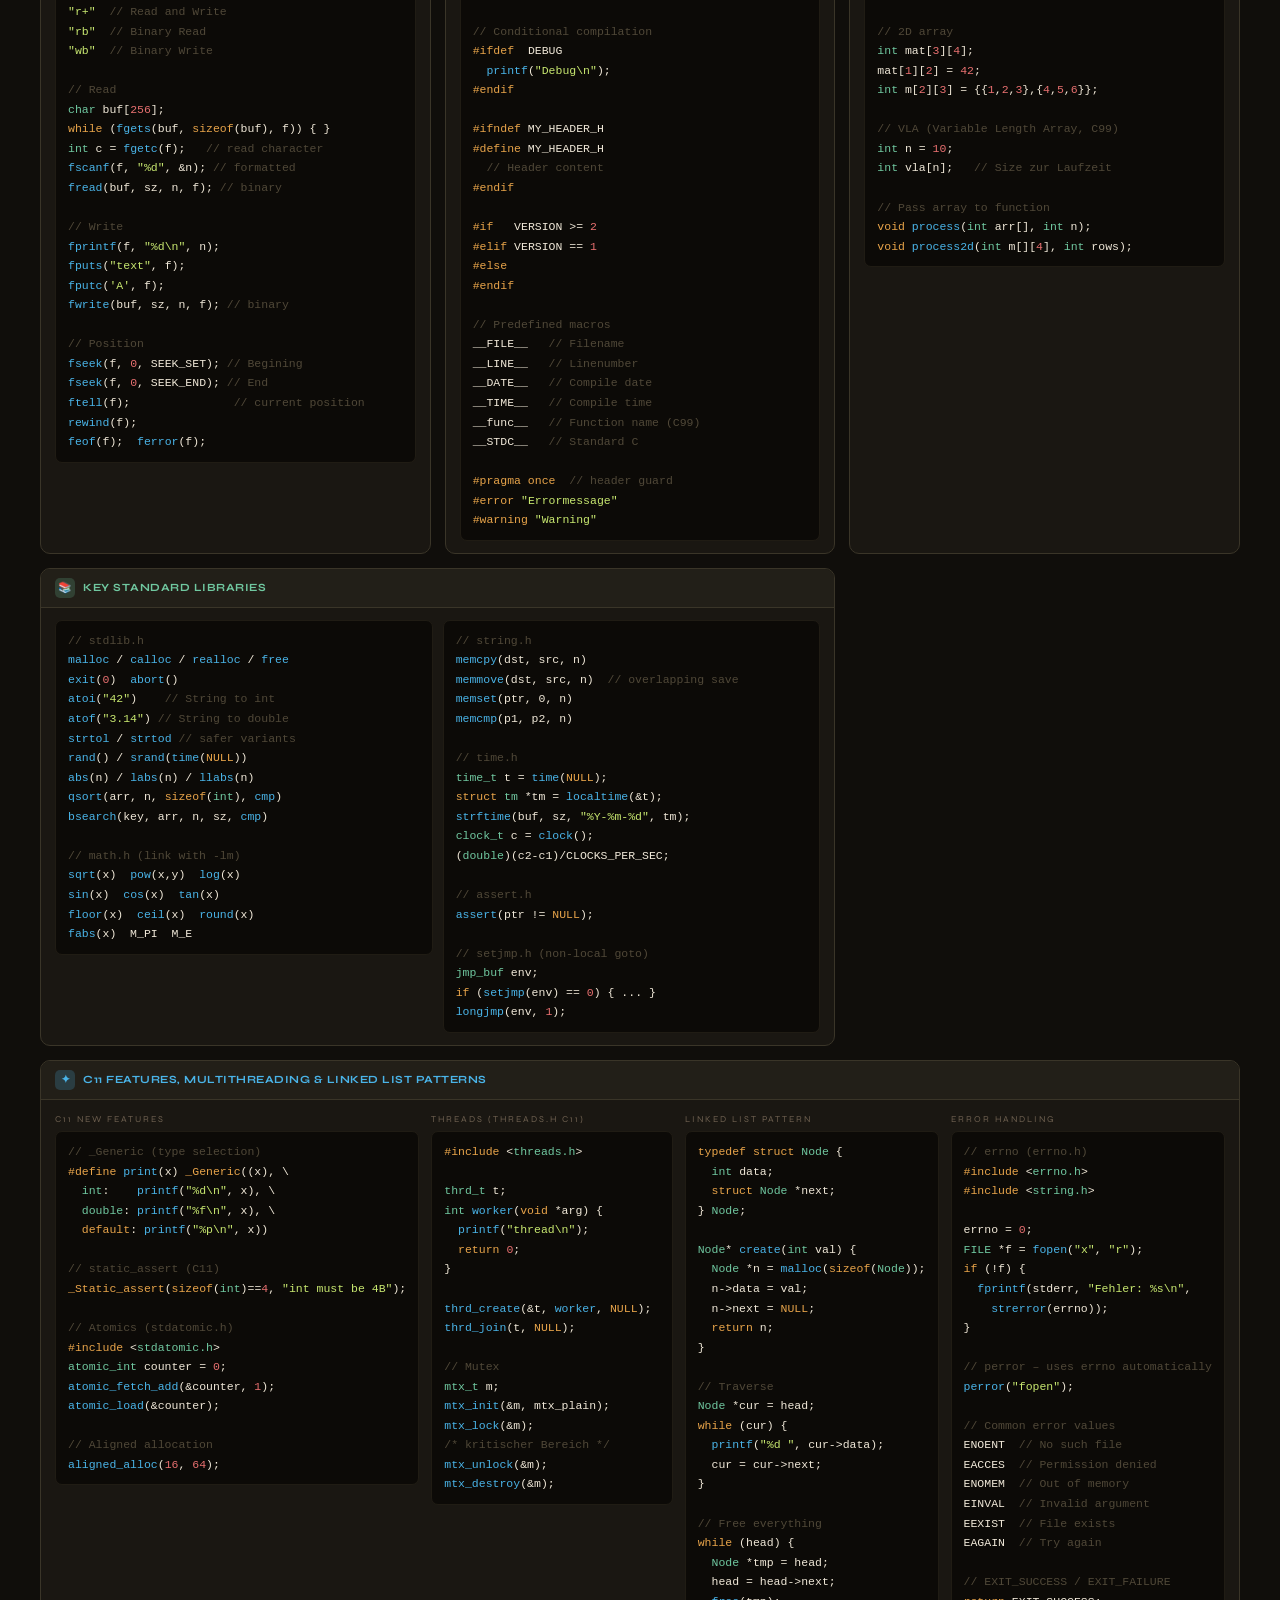
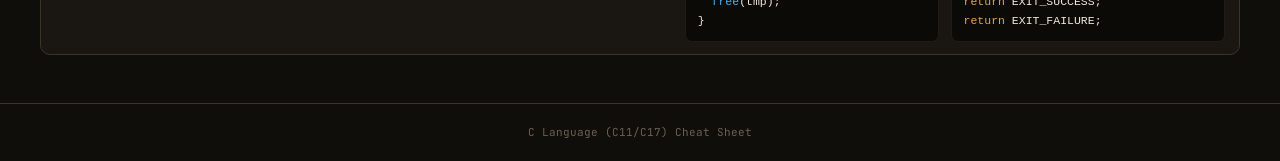
<file: CheatSheets/c-cheatsheet.html>
<!DOCTYPE html>
<html lang="en">
<head>
<meta charset="UTF-8">
<meta name="viewport" content="width=device-width, initial-scale=1.0">
<title>C Language Cheat Sheet</title>
<link href="https://fonts.googleapis.com/css2?family=JetBrains+Mono:wght@300;400;500;700&family=Syne:wght@400;700;800&display=swap" rel="stylesheet">
<style>
  :root {
    --bg: #100e0b;
    --surface: #1a1712;
    --surface2: #221f18;
    --border: #3a3528;
    --accent: #e8a44a;
    --accent2: #e85c4a;
    --accent3: #70c8a0;
    --accent4: #c8a0e8;
    --accent5: #4ab4e8;
    --text: #f0e8d8;
    --muted: #6e6050;
    --kw: #e8a44a;
    --type: #70c8a0;
    --string: #c8e870;
    --num: #e87070;
    --comment: #504838;
    --fn: #4ab4e8;
    --op: #e8c870;
  }
  * { margin: 0; padding: 0; box-sizing: border-box; }
  body { font-family: 'JetBrains Mono', monospace; background: var(--bg); color: var(--text); line-height: 1.6; font-size: 13px; }
  header { background: var(--surface); border-bottom: 2px solid var(--accent); padding: 24px 40px; display: flex; align-items: center; gap: 20px; position: sticky; top: 0; z-index: 100; box-shadow: 0 4px 40px rgba(232,164,74,0.1); }
  .logo { width: 50px; height: 50px; background: linear-gradient(135deg, var(--accent), var(--accent2)); border-radius: 10px; display: flex; align-items: center; justify-content: center; font-family: 'Syne', sans-serif; font-weight: 800; font-size: 24px; color: #fff; flex-shrink: 0; }
  header h1 { font-family: 'Syne', sans-serif; font-size: 24px; font-weight: 800; color: #fff; }
  header p { color: var(--muted); font-size: 11px; margin-top: 2px; }
  .tag-row { margin-left: auto; display: flex; gap: 8px; flex-wrap: wrap; }
  .tag { background: var(--surface2); border: 1px solid var(--border); border-radius: 6px; padding: 3px 10px; font-size: 11px; color: var(--muted); }
  .page { padding: 28px 40px; }
  .grid { display: grid; grid-template-columns: repeat(3, 1fr); gap: 14px; }
  .col-2 { grid-column: span 2; }
  .col-3 { grid-column: span 3; }
  .card { background: var(--surface); border: 1px solid var(--border); border-radius: 10px; overflow: hidden; transition: border-color 0.2s; }
  .card:hover { border-color: var(--accent); }
  .card-header { padding: 9px 14px; display: flex; align-items: center; gap: 8px; border-bottom: 1px solid var(--border); background: var(--surface2); }
  .card-icon { width: 20px; height: 20px; border-radius: 5px; display: flex; align-items: center; justify-content: center; font-size: 11px; font-weight: 700; flex-shrink: 0; }
  .card-title { font-family: 'Syne', sans-serif; font-size: 11px; font-weight: 700; letter-spacing: 0.5px; text-transform: uppercase; }
  .card-body { padding: 12px 14px; }
  pre { background: #0c0a07; border-radius: 7px; padding: 10px 12px; overflow-x: auto; font-size: 11.5px; line-height: 1.7; margin-bottom: 8px; border: 1px solid #201c14; }
  pre:last-child { margin-bottom: 0; }
  .kw { color: var(--kw); } .ty { color: var(--type); } .st { color: var(--string); } .nm { color: var(--num); } .cm { color: var(--comment); } .fn { color: var(--fn); } .op { color: var(--op); }
  .kv-table { width: 100%; border-collapse: collapse; font-size: 11.5px; margin-bottom: 6px; }
  .kv-table td { padding: 4px 7px; border-bottom: 1px solid var(--border); vertical-align: top; }
  .kv-table tr:last-child td { border-bottom: none; }
  .kv-table td:first-child { color: var(--type); white-space: nowrap; font-weight: 500; width: 40%; }
  .kv-table td:last-child { color: var(--muted); }
  .section-label { font-family: 'Syne', sans-serif; font-size: 9px; text-transform: uppercase; letter-spacing: 2px; color: var(--muted); margin: 10px 0 5px; }
  .section-label:first-child { margin-top: 0; }
  .c-amber  .card-icon { background: rgba(232,164,74,0.2); color: var(--accent); }
  .c-red    .card-icon { background: rgba(232,92,74,0.2);  color: var(--accent2); }
  .c-green  .card-icon { background: rgba(112,200,160,0.2); color: var(--accent3); }
  .c-purple .card-icon { background: rgba(200,160,232,0.2); color: var(--accent4); }
  .c-blue   .card-icon { background: rgba(74,180,232,0.2);  color: var(--accent5); }
  .c-amber  .card-title { color: var(--accent); }
  .c-red    .card-title { color: var(--accent2); }
  .c-green  .card-title { color: var(--accent3); }
  .c-purple .card-title { color: var(--accent4); }
  .c-blue   .card-title { color: var(--accent5); }
  footer { text-align: center; padding: 20px; color: var(--muted); font-size: 11px; border-top: 1px solid var(--border); margin-top: 20px; }
</style>
</head>
<body>
<header>
  <div class="logo">C</div>
  <div><h1>C Language Cheat Sheet</h1><p>C11/C17 — Complete reference: Types, Pointers, Storage, Structs, I/O & more</p></div>
  <div class="tag-row"><span class="tag">C11</span><span class="tag">C17</span><span class="tag">Pointer</span><span class="tag">Memory</span><span class="tag">Structs</span><span class="tag">stdlib</span></div>
</header>
<div class="page"><div class="grid">

<!-- Datatypes -->
<div class="card c-amber">
  <div class="card-header"><div class="card-icon">T</div><span class="card-title">Data Types &amp; Sizes</span></div>
  <div class="card-body">
    <table class="kv-table">
      <tr><td>char</td><td>1 Byte, -128…127 / 0…255</td></tr>
      <tr><td>unsigned char</td><td>0…255</td></tr>
      <tr><td>short</td><td>2 Bytes, ±32 767</td></tr>
      <tr><td>int</td><td>4 Bytes, ±2 147 million</td></tr>
      <tr><td>unsigned int</td><td>4 Bytes, 0…4 294 million</td></tr>
      <tr><td>long</td><td>4 or 8 Bytes</td></tr>
      <tr><td>long long</td><td>8 Bytes, ±9.2×10¹⁸</td></tr>
      <tr><td>float</td><td>4 Bytes, ~7 Digits</td></tr>
      <tr><td>double</td><td>8 Bytes, ~15 Digits</td></tr>
      <tr><td>long double</td><td>10/16 Bytes</td></tr>
      <tr><td>_Bool</td><td>0 or 1</td></tr>
      <tr><td>void</td><td>No type / generic ptr</td></tr>
    </table>
<pre><span class="cm">// Exact widths (stdint.h)</span>
<span class="ty">int8_t</span>   <span class="ty">int16_t</span>  <span class="ty">int32_t</span>  <span class="ty">int64_t</span>
<span class="ty">uint8_t</span>  <span class="ty">uint16_t</span> <span class="ty">uint32_t</span> <span class="ty">uint64_t</span>
<span class="ty">size_t</span>   <span class="ty">ptrdiff_t</span>  <span class="ty">intptr_t</span>

<span class="kw">sizeof</span>(<span class="ty">int</span>)       <span class="cm">// Size in bytes</span>
<span class="op">INT_MAX</span>  <span class="op">INT_MIN</span>  <span class="cm">// limits.h</span>
<span class="op">FLT_MAX</span>  <span class="op">DBL_MAX</span>  <span class="cm">// float.h</span></pre>
  </div>
</div>

<!-- VARIABLES & DECLARATION -->
<div class="card c-green">
  <div class="card-header"><div class="card-icon">V</div><span class="card-title">Variables &amp; Qualifiers</span></div>
  <div class="card-body">
<pre><span class="cm">// Declaration &amp; initialization</span>
<span class="ty">int</span> x;          <span class="cm">// undefined!</span>
<span class="ty">int</span> y = <span class="nm">42</span>;
<span class="ty">int</span> a, b, c;    <span class="cm">// multiple</span>
<span class="ty">int</span> arr[<span class="nm">5</span>] = {<span class="nm">1</span>,<span class="nm">2</span>,<span class="nm">3</span>,<span class="nm">4</span>,<span class="nm">5</span>};
<span class="ty">char</span> s[] = <span class="st">"Hello"</span>;
<span class="ty">double</span> pi = <span class="nm">3.14159</span>;

<span class="cm">// Qualifiers</span>
<span class="kw">const</span> <span class="ty">int</span> MAX = <span class="nm">100</span>;
<span class="kw">volatile</span> <span class="ty">int</span> flag;    <span class="cm">// do not optimize</span>
<span class="kw">register</span> <span class="ty">int</span> cnt;     <span class="cm">// register hint</span>
<span class="kw">static</span> <span class="ty">int</span> persistent; <span class="cm">// persistent lifetime</span>
<span class="kw">extern</span> <span class="ty">int</span> global;    <span class="cm">// external file</span>

<span class="cm">// Storage classes</span>
<span class="kw">auto</span>     <span class="cm">// local (default)</span>
<span class="kw">static</span>   <span class="cm">// persistent local var</span>
<span class="kw">extern</span>   <span class="cm">// external linkage</span>
<span class="kw">register</span> <span class="cm">// CPU register hint</span>
<span class="kw">_Thread_local</span> <span class="cm">// Thread-local (C11)</span>

<span class="cm">// Type conversion</span>
<span class="ty">int</span> n = (<span class="ty">int</span>)<span class="nm">3.7</span>;   <span class="cm">// 3 (truncated)</span>
<span class="ty">double</span> d = (<span class="ty">double</span>)<span class="nm">5</span> / <span class="nm">2</span>; <span class="cm">// 2.5</span></pre>
  </div>
</div>

<!-- Operators -->
<div class="card c-red">
  <div class="card-header"><div class="card-icon">±</div><span class="card-title">Operators &amp; Precedence</span></div>
  <div class="card-body">
<pre><span class="cm">// Arithmetic</span>
+  -  *  /  %
++x  x++  --x  x--

<span class="cm">// Comparison</span>
==  !=  &lt;  &gt;  &lt;=  &gt;=

<span class="cm">// Logical</span>
&amp;&amp;  ||  !

<span class="cm">// Bitwise</span>
&amp;   <span class="cm">// AND</span>
|   <span class="cm">// OR</span>
^   <span class="cm">// XOR</span>
~   <span class="cm">// NOT</span>
&lt;&lt;  <span class="cm">// Left shift</span>
&gt;&gt;  <span class="cm">// Right shift</span>

<span class="cm">// Assignment</span>
= += -= *= /= %= &amp;= |= ^= &lt;&lt;= &gt;&gt;=

<span class="cm">// Other</span>
? :        <span class="cm">// Ternary</span>
,          <span class="cm">// comma operator</span>
<span class="kw">sizeof</span>(x)  <span class="cm">// Size</span>
&amp;x         <span class="cm">// address of x</span>
*ptr       <span class="cm">// dereference</span>
arr[i]     <span class="cm">// Index</span>
s.m        <span class="cm">// Struct-Member</span>
p->m       <span class="cm">// Ptr->Member</span>
(<span class="ty">type</span>)x    <span class="cm">// Cast</span>

<span class="cm">// Precedent: () [] -> . highest</span>
<span class="cm">// then: unary ++ -- ! ~ cast *  &amp;</span>
<span class="cm">// then: * / %  than: + -  then: &lt;&lt; &gt;&gt;</span>
<span class="cm">// then: &lt; &gt; &lt;= &gt;=  then: == !=</span>
<span class="cm">// then: &amp;  ^  |  &amp;&amp;  ||  ?:  =  ,</span></pre>
  </div>
</div>

<!-- POINTER -->
<div class="card c-amber col-2">
  <div class="card-header"><div class="card-icon">*</div><span class="card-title">Pointer &amp; Address</span></div>
  <div class="card-body">
    <div style="display:grid;grid-template-columns:1fr 1fr;gap:10px;">
      <div>
<pre><span class="cm">// Pointer declaration</span>
<span class="ty">int</span> *ptr;           <span class="cm">// Pointer to int</span>
<span class="ty">int</span> *p = <span class="kw">NULL</span>;     <span class="cm">// Null pointer</span>
<span class="ty">char</span> *s = <span class="st">"Hi"</span>;    <span class="cm">// String pointer</span>
<span class="kw">void</span> *vp;           <span class="cm">// generic pointer</span>

<span class="cm">// Address &amp; dereference</span>
<span class="ty">int</span> x = <span class="nm">42</span>;
<span class="ty">int</span> *p = &amp;x;       <span class="cm">// address of x</span>
*p = <span class="nm">100</span>;          <span class="cm">// x = 100</span>
<span class="fn">printf</span>(<span class="st">"%d\n"</span>, *p); <span class="cm">// 100</span>

<span class="cm">// Pointer arithmetic</span>
p++;<span class="cm">// next int address</span>
p += <span class="nm">3</span>;
*(p + <span class="nm">1</span>)           <span class="cm">// next element</span>

<span class="cm">// Pointer to array</span>
<span class="ty">int</span> arr[<span class="nm">5</span>] = {<span class="nm">1</span>,<span class="nm">2</span>,<span class="nm">3</span>,<span class="nm">4</span>,<span class="nm">5</span>};
<span class="ty">int</span> *ap = arr;     <span class="cm">// arr = &arr[0]</span>
ap[<span class="nm">2</span>] == *(ap+<span class="nm">2</span>); <span class="cm">// equivalent</span></pre>
      </div>
      <div>
<pre><span class="cm">// Const pointer variants</span>
<span class="kw">const</span> <span class="ty">int</span> *p;      <span class="cm">// Ptr to const int</span>
<span class="ty">int</span> * <span class="kw">const</span> p;     <span class="cm">// const ptr to int</span>
<span class="kw">const</span> <span class="ty">int</span> * <span class="kw">const</span> p; <span class="cm">// both const</span>

<span class="cm">// Double pointer</span>
<span class="ty">int</span> **pp = &amp;p;
**pp = <span class="nm">42</span>;

<span class="cm">// Function pointer</span>
<span class="ty">int</span> (*<span class="fn">func_ptr</span>)(<span class="ty">int</span>, <span class="ty">int</span>);
func_ptr = &amp;<span class="fn">add</span>;
<span class="ty">int</span> result = <span class="fn">func_ptr</span>(<span class="nm">3</span>, <span class="nm">4</span>);

<span class="cm">// Typedef for function pointer</span>
<span class="kw">typedef</span> <span class="ty">int</span> (*<span class="ty">MathFunc</span>)(<span class="ty">int</span>, <span class="ty">int</span>);
<span class="ty">MathFunc</span> fn = <span class="fn">add</span>;

<span class="cm">// Pointer comparison</span>
<span class="kw">if</span> (ptr == <span class="kw">NULL</span>) { }
<span class="kw">if</span> (ptr != <span class="kw">NULL</span>) { }
p1 - p2; <span class="cm">// ptrdiff_t</span></pre>
      </div>
    </div>
  </div>
</div>

<!-- STORAGEMANAGEMENT -->
<div class="card c-red">
  <div class="card-header"><div class="card-icon">⊕</div><span class="card-title">Memory (stdlib.h)</span></div>
  <div class="card-body">
<pre><span class="cm">// Heap allocation</span>
<span class="kw">void</span> *<span class="fn">malloc</span>(<span class="ty">size_t</span> size);
<span class="kw">void</span> *<span class="fn">calloc</span>(<span class="ty">size_t</span> n, <span class="ty">size_t</span> size);
<span class="kw">void</span> *<span class="fn">realloc</span>(<span class="kw">void</span> *ptr, <span class="ty">size_t</span> size);
<span class="kw">void</span>  <span class="fn">free</span>(<span class="kw">void</span> *ptr);

<span class="cm">// Example</span>
<span class="ty">int</span> *arr = (<span class="ty">int</span>*)<span class="fn">malloc</span>(<span class="nm">10</span> * <span class="kw">sizeof</span>(<span class="ty">int</span>));
<span class="kw">if</span> (arr == <span class="kw">NULL</span>) { <span class="cm">/* Error Handling */</span> }
arr[<span class="nm">0</span>] = <span class="nm">42</span>;
<span class="fn">free</span>(arr);
arr = <span class="kw">NULL</span>; <span class="cm">// Avoid dangling pointer</span>

<span class="cm">// calloc: zero-initialized</span>
<span class="ty">int</span> *z = (<span class="ty">int</span>*)<span class="fn">calloc</span>(<span class="nm">10</span>, <span class="kw">sizeof</span>(<span class="ty">int</span>));

<span class="cm">// realloc: resize</span>
arr = (<span class="ty">int</span>*)<span class="fn">realloc</span>(arr, <span class="nm">20</span>*<span class="kw">sizeof</span>(<span class="ty">int</span>));

<span class="cm">// Stack vs Heap</span>
<span class="ty">int</span> stack_var = <span class="nm">5</span>;   <span class="cm">// Stack</span>
<span class="ty">int</span> *heap = <span class="fn">malloc</span>(<span class="kw">sizeof</span>(<span class="ty">int</span>)); <span class="cm">// Heap</span></pre>
  </div>
</div>

<!-- STRINGS -->
<div class="card c-blue">
  <div class="card-header"><div class="card-icon">"</div><span class="card-title">Strings (string.h)</span></div>
  <div class="card-body">
<pre><span class="cm">// String is null-terminated char array</span>
<span class="ty">char</span> s[] = <span class="st">"Hello"</span>;   <span class="cm">// {'H','e','l','l','o','\0'}</span>
<span class="ty">char</span> s[<span class="nm">10</span>];
s[<span class="nm">0</span>] = <span class="st">'H'</span>; s[<span class="nm">1</span>] = <span class="st">'\0'</span>;

<span class="cm">// String functions</span>
<span class="fn">strlen</span>(s)               <span class="cm">// Length without \0</span>
<span class="fn">strcpy</span>(dst, src)        <span class="cm">// Copy</span>
<span class="fn">strncpy</span>(dst, src, n)    <span class="cm">// safer</span>
<span class="fn">strcat</span>(dst, src)        <span class="cm">// Append</span>
<span class="fn">strncat</span>(dst, src, n)
<span class="fn">strcmp</span>(s1, s2)          <span class="cm">// 0 if equal</span>
<span class="fn">strncmp</span>(s1, s2, n)
<span class="fn">strchr</span>(s, <span class="st">'c'</span>)         <span class="cm">// first 'c'</span>
<span class="fn">strrchr</span>(s, <span class="st">'c'</span>)        <span class="cm">// last 'c'</span>
<span class="fn">strstr</span>(haystack, needle) <span class="cm">// Substring</span>
<span class="fn">strtok</span>(s, delim)        <span class="cm">// Tokenize</span>
<span class="fn">toupper</span>(<span class="st">'a'</span>) / <span class="fn">tolower</span>(<span class="st">'A'</span>)  <span class="cm">// ctype.h</span>

<span class="cm">// Safe C11 variants</span>
<span class="fn">strcpy_s</span>(dst, dstsz, src)
<span class="fn">strcat_s</span>(dst, dstsz, src)</pre>
  </div>
</div>

<!-- CONTROLFLOW -->
<div class="card c-green">
  <div class="card-header"><div class="card-icon">⇀</div><span class="card-title">Control Flow &amp; Loops</span></div>
  <div class="card-body">
<pre><span class="cm">// if / else if / else</span>
<span class="kw">if</span> (x &gt; <span class="nm">0</span>) { }
<span class="kw">else if</span> (x == <span class="nm">0</span>) { }
<span class="kw">else</span> { }

<span class="cm">// Ternary</span>
<span class="ty">int</span> y = x &gt; <span class="nm">0</span> ? <span class="nm">1</span> : -<span class="nm">1</span>;

<span class="cm">// switch</span>
<span class="kw">switch</span>(c) {
  <span class="kw">case</span> <span class="st">'a'</span>: ...; <span class="kw">break</span>;
  <span class="kw">case</span> <span class="st">'b'</span>:  <span class="cm">// fall-through</span>
  <span class="kw">case</span> <span class="st">'c'</span>: ...; <span class="kw">break</span>;
  <span class="kw">default</span>: ...; <span class="kw">break</span>;
}

<span class="cm">// for</span>
<span class="kw">for</span> (<span class="ty">int</span> i=<span class="nm">0</span>; i&lt;<span class="nm">10</span>; i++) { }

<span class="cm">// while</span>
<span class="kw">while</span> (condition) { }

<span class="cm">// do-while</span>
<span class="kw">do</span> { } <span class="kw">while</span> (condition);

<span class="cm">// Jump statements</span>
<span class="kw">break</span>;     <span class="kw">continue</span>;     <span class="kw">return</span> x;
<span class="kw">goto</span> label; label:

<span class="cm">// goto-Beispiel (Error Handling)</span>
<span class="kw">if</span> (!p) <span class="kw">goto</span> cleanup;
cleanup:
  <span class="fn">free</span>(p);</pre>
  </div>
</div>

<!-- FUNCTIONS -->
<div class="card c-purple">
  <div class="card-header"><div class="card-icon">ƒ</div><span class="card-title">Functions</span></div>
  <div class="card-body">
<pre><span class="cm">// Declaration (prototype)</span>
<span class="ty">int</span> <span class="fn">add</span>(<span class="ty">int</span> a, <span class="ty">int</span> b);

<span class="cm">// Definition</span>
<span class="ty">int</span> <span class="fn">add</span>(<span class="ty">int</span> a, <span class="ty">int</span> b) {
  <span class="kw">return</span> a + b;
}

<span class="cm">// void function</span>
<span class="kw">void</span> <span class="fn">greet</span>(<span class="kw">const</span> <span class="ty">char</span> *name) {
  <span class="fn">printf</span>(<span class="st">"Hello %s!\n"</span>, name);
}

<span class="cm">// Call by value</span>
<span class="kw">void</span> <span class="fn">inc</span>(<span class="ty">int</span> x) { x++; } <span class="cm">// no effect</span>

<span class="cm">// Call by pointer (reference semantics)</span>
<span class="kw">void</span> <span class="fn">inc</span>(<span class="ty">int</span> *x) { (*x)++; }
<span class="fn">inc</span>(&amp;myVar);

<span class="cm">// Array parameter (pointer)</span>
<span class="ty">int</span> <span class="fn">sum</span>(<span class="ty">int</span> *arr, <span class="ty">int</span> n);
<span class="ty">int</span> <span class="fn">sum</span>(<span class="ty">int</span> arr[], <span class="ty">int</span> n); <span class="cm">// equivalent</span>

<span class="cm">// Variadic function</span>
<span class="kw">#include</span> &lt;<span class="ty">stdarg.h</span>&gt;
<span class="ty">int</span> <span class="fn">sum</span>(<span class="ty">int</span> n, ...) {
  <span class="ty">va_list</span> ap;
  <span class="fn">va_start</span>(ap, n);
  <span class="kw">for</span>(<span class="ty">int</span> i=<span class="nm">0</span>;i&lt;n;i++) <span class="fn">va_arg</span>(ap,<span class="ty">int</span>);
  <span class="fn">va_end</span>(ap);
}

<span class="cm">// Inline function (C99)</span>
<span class="kw">inline</span> <span class="ty">int</span> <span class="fn">square</span>(<span class="ty">int</span> x) { <span class="kw">return</span> x*x; }</pre>
  </div>
</div>

<!-- STRUCT, UNION, ENUM -->
<div class="card c-amber col-2">
  <div class="card-header"><div class="card-icon">▣</div><span class="card-title">struct, union, enum &amp; typedef</span></div>
  <div class="card-body">
    <div style="display:grid;grid-template-columns:1fr 1fr;gap:10px;">
      <div>
<pre><span class="cm">// struct</span>
<span class="kw">struct</span> <span class="ty">Point</span> {
  <span class="ty">int</span> x;
  <span class="ty">int</span> y;
};
<span class="kw">struct</span> <span class="ty">Point</span> p = { <span class="nm">3</span>, <span class="nm">4</span> };
<span class="kw">struct</span> <span class="ty">Point</span> p = { .x=<span class="nm">3</span>, .y=<span class="nm">4</span> }; <span class="cm">// designated init</span>
p.x = <span class="nm">10</span>;

<span class="cm">// Pointer to struct</span>
<span class="kw">struct</span> <span class="ty">Point</span> *pp = &amp;p;
pp->x = <span class="nm">99</span>;    <span class="cm">// (*pp).x = 99</span>

<span class="cm">// typedef for struct</span>
<span class="kw">typedef struct</span> {
  <span class="ty">char</span> name[<span class="nm">50</span>];
  <span class="ty">int</span>  age;
} <span class="ty">Person</span>;
<span class="ty">Person</span> anna = { <span class="st">"Anna"</span>, <span class="nm">30</span> };

<span class="cm">// Struct array</span>
<span class="ty">Person</span> people[<span class="nm">100</span>];
people[<span class="nm">0</span>].age = <span class="nm">25</span>;</pre>
      </div>
      <div>
<pre><span class="cm">// union (shared memory)</span>
<span class="kw">union</span> <span class="ty">Data</span> {
  <span class="ty">int</span>    i;
  <span class="ty">float</span>  f;
  <span class="ty">char</span>   str[<span class="nm">20</span>];
};
<span class="kw">union</span> <span class="ty">Data</span> d;
d.i = <span class="nm">10</span>;
d.f = <span class="nm">3.14</span>; <span class="cm">// overwrites i!</span>

<span class="cm">// enum</span>
<span class="kw">enum</span> <span class="ty">Color</span> { RED=<span class="nm">0</span>, GREEN, BLUE };
<span class="kw">enum</span> <span class="ty">Color</span> c = GREEN;

<span class="cm">// Bit fields in struct</span>
<span class="kw">struct</span> <span class="ty">Flags</span> {
  <span class="ty">unsigned</span> read    : <span class="nm">1</span>;
  <span class="ty">unsigned</span> write   : <span class="nm">1</span>;
  <span class="ty">unsigned</span> execute : <span class="nm">1</span>;
  <span class="ty">unsigned</span> padding : <span class="nm">5</span>;
};

<span class="cm">// Nested structs</span>
<span class="kw">struct</span> <span class="ty">Rect</span> {
  <span class="kw">struct</span> <span class="ty">Point</span> top_left;
  <span class="kw">struct</span> <span class="ty">Point</span> bottom_right;
};</pre>
      </div>
    </div>
  </div>
</div>

<!-- I/O -->
<div class="card c-blue">
  <div class="card-header"><div class="card-icon">I/O</div><span class="card-title">I/O (stdio.h)</span></div>
  <div class="card-body">
<pre><span class="cm">// Output</span>
<span class="fn">printf</span>(<span class="st">"%d %s %f\n"</span>, n, s, d);
<span class="fn">fprintf</span>(stderr, <span class="st">"Fehler: %s\n"</span>, msg);
<span class="fn">sprintf</span>(buf, <span class="st">"%d"</span>, n);
<span class="fn">snprintf</span>(buf, <span class="kw">sizeof</span>(buf), <span class="st">"%d"</span>, n); <span class="cm">// sicher!</span>
<span class="fn">puts</span>(<span class="st">"text\n"</span>);
<span class="fn">putchar</span>(<span class="st">'A'</span>);

<span class="cm">// Format specifiers</span>
%d / %i   <span class="cm">// int</span>
%u        <span class="cm">// unsigned int</span>
%ld / %lld <span class="cm">// long / long long</span>
%f / %lf  <span class="cm">// float / double</span>
%e        <span class="cm">// scientific notation</span>
%s        <span class="cm">// string</span>
%c        <span class="cm">// char</span>
%p        <span class="cm">// Pointer</span>
%x / %X   <span class="cm">// hex (small/big)</span>
%o        <span class="cm">// oktal</span>
%zu       <span class="cm">// size_t</span>
%%        <span class="cm">// Percentsign</span>

<span class="cm">// Input</span>
<span class="fn">scanf</span>(<span class="st">"%d"</span>, &amp;n);
<span class="fn">fgets</span>(buf, <span class="kw">sizeof</span>(buf), stdin); <span class="cm">// sicher!</span>
<span class="fn">getchar</span>();</pre>
  </div>
</div>

<!-- FILE I/O -->
<div class="card c-green">
  <div class="card-header"><div class="card-icon">📁</div><span class="card-title">File I/O (stdio.h)</span></div>
  <div class="card-body">
<pre><span class="cm">// Open / Close</span>
<span class="ty">FILE</span> *f = <span class="fn">fopen</span>(<span class="st">"test.txt"</span>, <span class="st">"r"</span>);
<span class="kw">if</span> (!f) { <span class="fn">perror</span>(<span class="st">"fopen"</span>); <span class="kw">return</span> <span class="nm">1</span>; }
<span class="fn">fclose</span>(f);

<span class="cm">// Modes</span>
<span class="st">"r"</span>   <span class="cm">// Read</span>
<span class="st">"w"</span>   <span class="cm">// Write (overwrite)</span>
<span class="st">"a"</span>   <span class="cm">// Append</span>
<span class="st">"r+"</span>  <span class="cm">// Read and Write</span>
<span class="st">"rb"</span>  <span class="cm">// Binary Read</span>
<span class="st">"wb"</span>  <span class="cm">// Binary Write</span>

<span class="cm">// Read</span>
<span class="ty">char</span> buf[<span class="nm">256</span>];
<span class="kw">while</span> (<span class="fn">fgets</span>(buf, <span class="kw">sizeof</span>(buf), f)) { }
<span class="ty">int</span> c = <span class="fn">fgetc</span>(f);   <span class="cm">// read character</span>
<span class="fn">fscanf</span>(f, <span class="st">"%d"</span>, &amp;n); <span class="cm">// formatted</span>
<span class="fn">fread</span>(buf, sz, n, f); <span class="cm">// binary</span>

<span class="cm">// Write</span>
<span class="fn">fprintf</span>(f, <span class="st">"%d\n"</span>, n);
<span class="fn">fputs</span>(<span class="st">"text"</span>, f);
<span class="fn">fputc</span>(<span class="st">'A'</span>, f);
<span class="fn">fwrite</span>(buf, sz, n, f); <span class="cm">// binary</span>

<span class="cm">// Position</span>
<span class="fn">fseek</span>(f, <span class="nm">0</span>, SEEK_SET); <span class="cm">// Begining</span>
<span class="fn">fseek</span>(f, <span class="nm">0</span>, SEEK_END); <span class="cm">// End</span>
<span class="fn">ftell</span>(f);               <span class="cm">// current position</span>
<span class="fn">rewind</span>(f);
<span class="fn">feof</span>(f);  <span class="fn">ferror</span>(f);</pre>
  </div>
</div>

<!-- PREPROCESSOR -->
<div class="card c-purple">
  <div class="card-header"><div class="card-icon">#</div><span class="card-title">Preprocessor</span></div>
  <div class="card-body">
<pre><span class="cm">// Include</span>
<span class="kw">#include</span> &lt;<span class="ty">stdio.h</span>&gt;    <span class="cm">// Systemlibary</span>
<span class="kw">#include</span> <span class="st">"myfile.h"</span>   <span class="cm">// local File</span>

<span class="cm">// Macro definition</span>
<span class="kw">#define</span> PI      <span class="nm">3.14159</span>
<span class="kw">#define</span> MAX(a,b) ((a)>(b)?(a):(b))
<span class="kw">#define</span> SQUARE(x) ((x)*(x))
<span class="kw">#undef</span>  PI

<span class="cm">// Conditional compilation</span>
<span class="kw">#ifdef</span>  DEBUG
  <span class="fn">printf</span>(<span class="st">"Debug\n"</span>);
<span class="kw">#endif</span>

<span class="kw">#ifndef</span> MY_HEADER_H
<span class="kw">#define</span> MY_HEADER_H
  <span class="cm">// Header content</span>
<span class="kw">#endif</span>

<span class="kw">#if</span>   VERSION &gt;= <span class="nm">2</span>
<span class="kw">#elif</span> VERSION == <span class="nm">1</span>
<span class="kw">#else</span>
<span class="kw">#endif</span>

<span class="cm">// Predefined macros</span>
__FILE__   <span class="cm">// Filename</span>
__LINE__   <span class="cm">// Linenumber</span>
__DATE__   <span class="cm">// Compile date</span>
__TIME__   <span class="cm">// Compile time</span>
__func__   <span class="cm">// Function name (C99)</span>
__STDC__   <span class="cm">// Standard C</span>

<span class="kw">#pragma once</span>  <span class="cm">// header guard</span>
<span class="kw">#error</span> <span class="st">"Errormessage"</span>
<span class="kw">#warning</span> <span class="st">"Warning"</span></pre>
  </div>
</div>

<!-- ARRAYS & MULTIDIMENSIONAL -->
<div class="card c-amber">
  <div class="card-header"><div class="card-icon">[]</div><span class="card-title">Arrays</span></div>
  <div class="card-body">
<pre><span class="cm">// 1D array</span>
<span class="ty">int</span> arr[<span class="nm">5</span>] = {<span class="nm">1</span>,<span class="nm">2</span>,<span class="nm">3</span>,<span class="nm">4</span>,<span class="nm">5</span>};
<span class="ty">int</span> arr[<span class="nm">5</span>] = {<span class="nm">0</span>};   <span class="cm">// all zeros</span>
<span class="ty">int</span> arr[]  = {<span class="nm">1</span>,<span class="nm">2</span>,<span class="nm">3</span>}; <span class="cm">// Size auto</span>
arr[<span class="nm">0</span>] = <span class="nm">10</span>;
<span class="fn">printf</span>(<span class="st">"%d\n"</span>, arr[<span class="nm">2</span>]);

<span class="cm">// Size determine</span>
<span class="ty">int</span> n = <span class="kw">sizeof</span>(arr) / <span class="kw">sizeof</span>(arr[<span class="nm">0</span>]);

<span class="cm">// 2D array</span>
<span class="ty">int</span> mat[<span class="nm">3</span>][<span class="nm">4</span>];
mat[<span class="nm">1</span>][<span class="nm">2</span>] = <span class="nm">42</span>;
<span class="ty">int</span> m[<span class="nm">2</span>][<span class="nm">3</span>] = {{<span class="nm">1</span>,<span class="nm">2</span>,<span class="nm">3</span>},{<span class="nm">4</span>,<span class="nm">5</span>,<span class="nm">6</span>}};

<span class="cm">// VLA (Variable Length Array, C99)</span>
<span class="ty">int</span> n = <span class="nm">10</span>;
<span class="ty">int</span> vla[n];   <span class="cm">// Size zur Laufzeit</span>

<span class="cm">// Pass array to function</span>
<span class="kw">void</span> <span class="fn">process</span>(<span class="ty">int</span> arr[], <span class="ty">int</span> n);
<span class="kw">void</span> <span class="fn">process2d</span>(<span class="ty">int</span> m[][<span class="nm">4</span>], <span class="ty">int</span> rows);</pre>
  </div>
</div>

<!-- IMPORTANT STDLIB -->
<div class="card c-green col-2">
  <div class="card-header"><div class="card-icon">📚</div><span class="card-title">Key Standard Libraries</span></div>
  <div class="card-body">
    <div style="display:grid;grid-template-columns:1fr 1fr;gap:10px;">
      <div>
<pre><span class="cm">// stdlib.h</span>
<span class="fn">malloc</span> / <span class="fn">calloc</span> / <span class="fn">realloc</span> / <span class="fn">free</span>
<span class="fn">exit</span>(<span class="nm">0</span>)  <span class="fn">abort</span>()
<span class="fn">atoi</span>(<span class="st">"42"</span>)    <span class="cm">// String to int</span>
<span class="fn">atof</span>(<span class="st">"3.14"</span>) <span class="cm">// String to double</span>
<span class="fn">strtol</span> / <span class="fn">strtod</span> <span class="cm">// safer variants</span>
<span class="fn">rand</span>() / <span class="fn">srand</span>(<span class="fn">time</span>(<span class="kw">NULL</span>))
<span class="fn">abs</span>(n) / <span class="fn">labs</span>(n) / <span class="fn">llabs</span>(n)
<span class="fn">qsort</span>(arr, n, <span class="kw">sizeof</span>(<span class="ty">int</span>), <span class="fn">cmp</span>)
<span class="fn">bsearch</span>(key, arr, n, sz, <span class="fn">cmp</span>)

<span class="cm">// math.h (link with -lm)</span>
<span class="fn">sqrt</span>(x)  <span class="fn">pow</span>(x,y)  <span class="fn">log</span>(x)
<span class="fn">sin</span>(x)  <span class="fn">cos</span>(x)  <span class="fn">tan</span>(x)
<span class="fn">floor</span>(x)  <span class="fn">ceil</span>(x)  <span class="fn">round</span>(x)
<span class="fn">fabs</span>(x)  M_PI  M_E</pre>
      </div>
      <div>
<pre><span class="cm">// string.h</span>
<span class="fn">memcpy</span>(dst, src, n)
<span class="fn">memmove</span>(dst, src, n)  <span class="cm">// overlapping save</span>
<span class="fn">memset</span>(ptr, 0, n)
<span class="fn">memcmp</span>(p1, p2, n)

<span class="cm">// time.h</span>
<span class="ty">time_t</span> t = <span class="fn">time</span>(<span class="kw">NULL</span>);
<span class="kw">struct</span> <span class="ty">tm</span> *tm = <span class="fn">localtime</span>(&amp;t);
<span class="fn">strftime</span>(buf, sz, <span class="st">"%Y-%m-%d"</span>, tm);
<span class="ty">clock_t</span> c = <span class="fn">clock</span>();
(<span class="ty">double</span>)(c2-c1)/CLOCKS_PER_SEC;

<span class="cm">// assert.h</span>
<span class="fn">assert</span>(ptr != <span class="kw">NULL</span>);

<span class="cm">// setjmp.h (non-local goto)</span>
<span class="ty">jmp_buf</span> env;
<span class="kw">if</span> (<span class="fn">setjmp</span>(env) == <span class="nm">0</span>) { ... }
<span class="fn">longjmp</span>(env, <span class="nm">1</span>);</pre>
      </div>
    </div>
  </div>
</div>

<!-- ADVANCED -->
<div class="card c-blue col-3">
  <div class="card-header"><div class="card-icon">✦</div><span class="card-title">C11 Features, Multithreading &amp; Linked List Patterns</span></div>
  <div class="card-body">
    <div style="display:grid;grid-template-columns:repeat(4,1fr);gap:12px;">
      <div>
        <div class="section-label">C11 New Features</div>
<pre><span class="cm">// _Generic (type selection)</span>
<span class="kw">#define</span> <span class="fn">print</span>(x) <span class="kw">_Generic</span>((x), \
  <span class="ty">int</span>:    <span class="fn">printf</span>(<span class="st">"%d\n"</span>, x), \
  <span class="ty">double</span>: <span class="fn">printf</span>(<span class="st">"%f\n"</span>, x), \
  <span class="kw">default</span>: <span class="fn">printf</span>(<span class="st">"%p\n"</span>, x))

<span class="cm">// static_assert (C11)</span>
<span class="kw">_Static_assert</span>(<span class="kw">sizeof</span>(<span class="ty">int</span>)==<span class="nm">4</span>, <span class="st">"int must be 4B"</span>);

<span class="cm">// Atomics (stdatomic.h)</span>
<span class="kw">#include</span> &lt;<span class="ty">stdatomic.h</span>&gt;
<span class="ty">atomic_int</span> counter = <span class="nm">0</span>;
<span class="fn">atomic_fetch_add</span>(&amp;counter, <span class="nm">1</span>);
<span class="fn">atomic_load</span>(&amp;counter);

<span class="cm">// Aligned allocation</span>
<span class="fn">aligned_alloc</span>(<span class="nm">16</span>, <span class="nm">64</span>);</pre>
      </div>
      <div>
        <div class="section-label">Threads (threads.h C11)</div>
<pre><span class="kw">#include</span> &lt;<span class="ty">threads.h</span>&gt;

<span class="ty">thrd_t</span> t;
<span class="ty">int</span> <span class="fn">worker</span>(<span class="kw">void</span> *arg) {
  <span class="fn">printf</span>(<span class="st">"thread\n"</span>);
  <span class="kw">return</span> <span class="nm">0</span>;
}

<span class="fn">thrd_create</span>(&amp;t, <span class="fn">worker</span>, <span class="kw">NULL</span>);
<span class="fn">thrd_join</span>(t, <span class="kw">NULL</span>);

<span class="cm">// Mutex</span>
<span class="ty">mtx_t</span> m;
<span class="fn">mtx_init</span>(&amp;m, mtx_plain);
<span class="fn">mtx_lock</span>(&amp;m);
<span class="cm">/* kritischer Bereich */</span>
<span class="fn">mtx_unlock</span>(&amp;m);
<span class="fn">mtx_destroy</span>(&amp;m);</pre>
      </div>
      <div>
        <div class="section-label">Linked List Pattern</div>
<pre><span class="kw">typedef struct</span> <span class="ty">Node</span> {
  <span class="ty">int</span> data;
  <span class="kw">struct</span> <span class="ty">Node</span> *next;
} <span class="ty">Node</span>;

<span class="ty">Node</span>* <span class="fn">create</span>(<span class="ty">int</span> val) {
  <span class="ty">Node</span> *n = <span class="fn">malloc</span>(<span class="kw">sizeof</span>(<span class="ty">Node</span>));
  n->data = val;
  n->next = <span class="kw">NULL</span>;
  <span class="kw">return</span> n;
}

<span class="cm">// Traverse</span>
<span class="ty">Node</span> *cur = head;
<span class="kw">while</span> (cur) {
  <span class="fn">printf</span>(<span class="st">"%d "</span>, cur->data);
  cur = cur->next;
}

<span class="cm">// Free everything</span>
<span class="kw">while</span> (head) {
  <span class="ty">Node</span> *tmp = head;
  head = head->next;
  <span class="fn">free</span>(tmp);
}</pre>
      </div>
      <div>
        <div class="section-label">Error Handling</div>
<pre><span class="cm">// errno (errno.h)</span>
<span class="kw">#include</span> &lt;<span class="ty">errno.h</span>&gt;
<span class="kw">#include</span> &lt;<span class="ty">string.h</span>&gt;

errno = <span class="nm">0</span>;
<span class="ty">FILE</span> *f = <span class="fn">fopen</span>(<span class="st">"x"</span>, <span class="st">"r"</span>);
<span class="kw">if</span> (!f) {
  <span class="fn">fprintf</span>(stderr, <span class="st">"Fehler: %s\n"</span>,
    <span class="fn">strerror</span>(errno));
}

<span class="cm">// perror – uses errno automatically</span>
<span class="fn">perror</span>(<span class="st">"fopen"</span>);

<span class="cm">// Common error values</span>
ENOENT  <span class="cm">// No such file</span>
EACCES  <span class="cm">// Permission denied</span>
ENOMEM  <span class="cm">// Out of memory</span>
EINVAL  <span class="cm">// Invalid argument</span>
EEXIST  <span class="cm">// File exists</span>
EAGAIN  <span class="cm">// Try again</span>

<span class="cm">// EXIT_SUCCESS / EXIT_FAILURE</span>
<span class="kw">return</span> EXIT_SUCCESS;
<span class="kw">return</span> EXIT_FAILURE;</pre>
      </div>
    </div>
  </div>
</div>

</div></div>
<footer>C Language (C11/C17) Cheat Sheet</footer>
<script src="../assets/js/cheatsheet-search.js"></script>
</body></html>
</file>
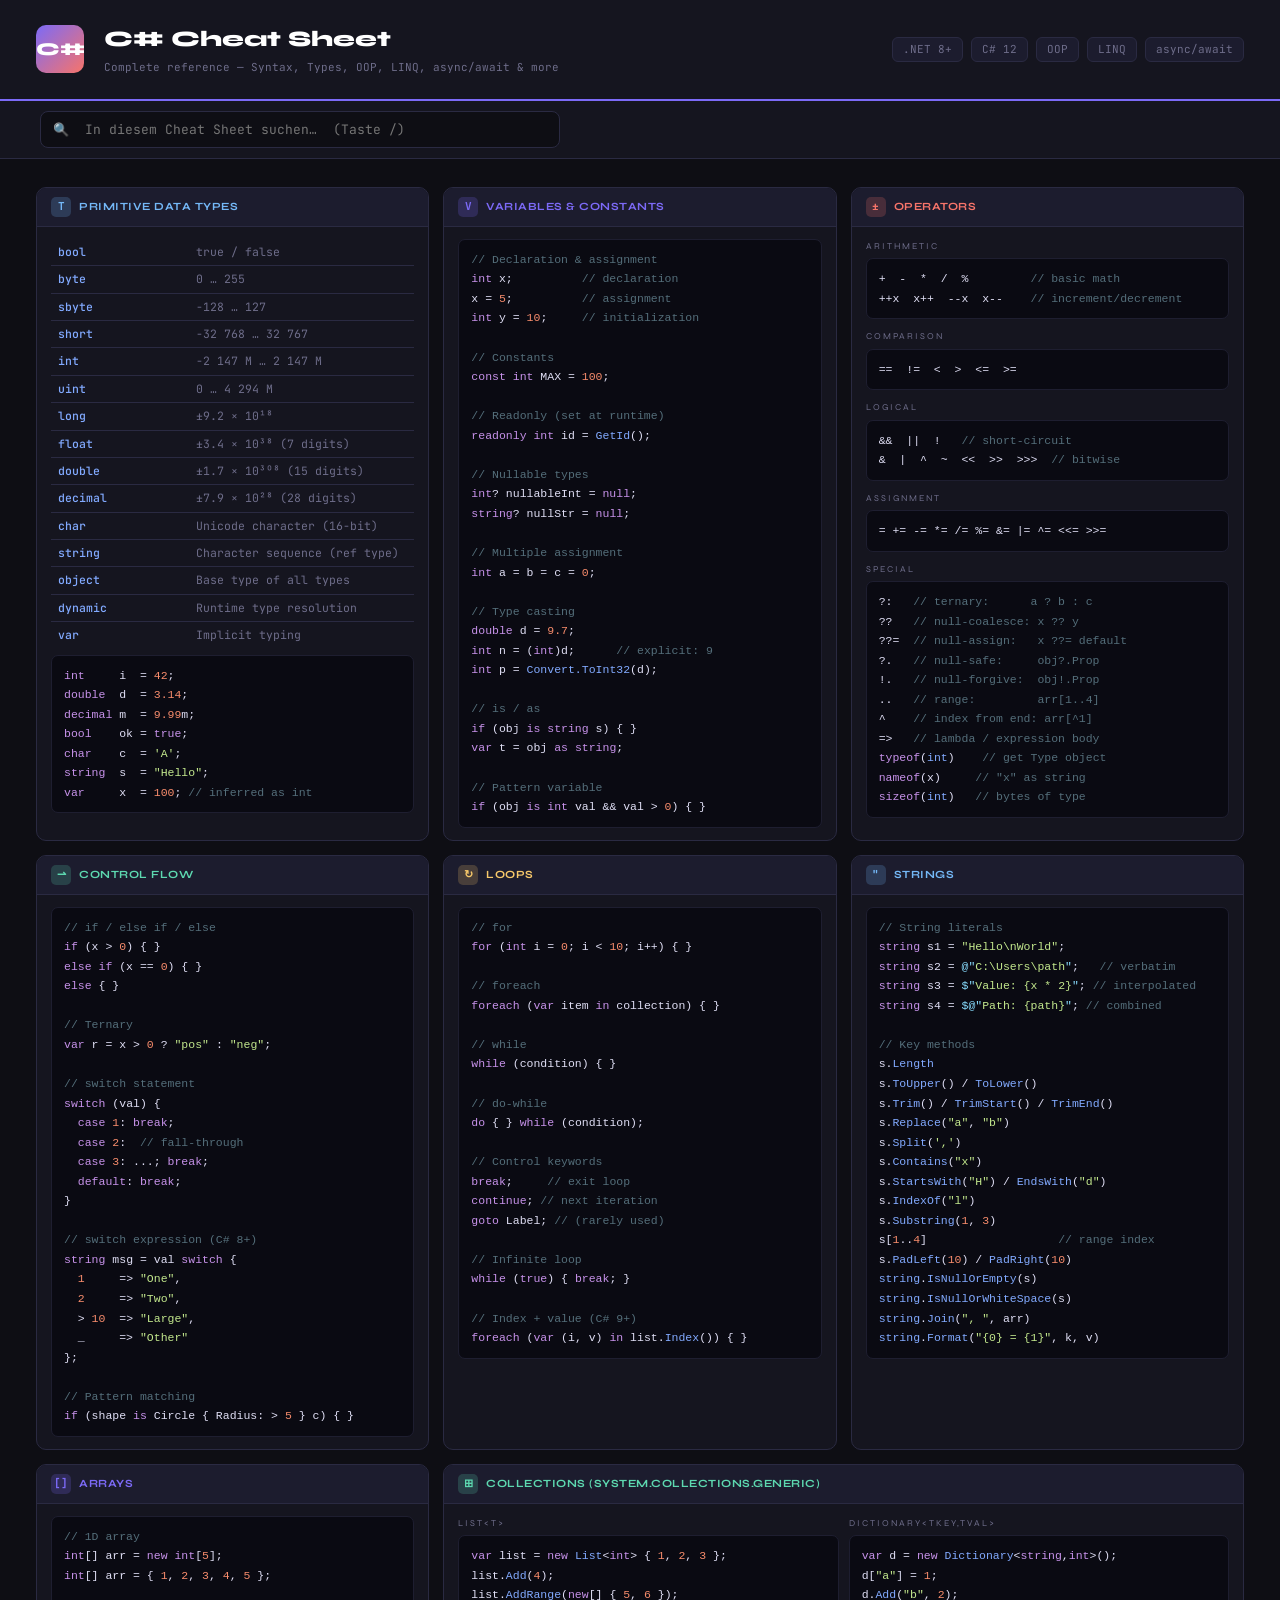
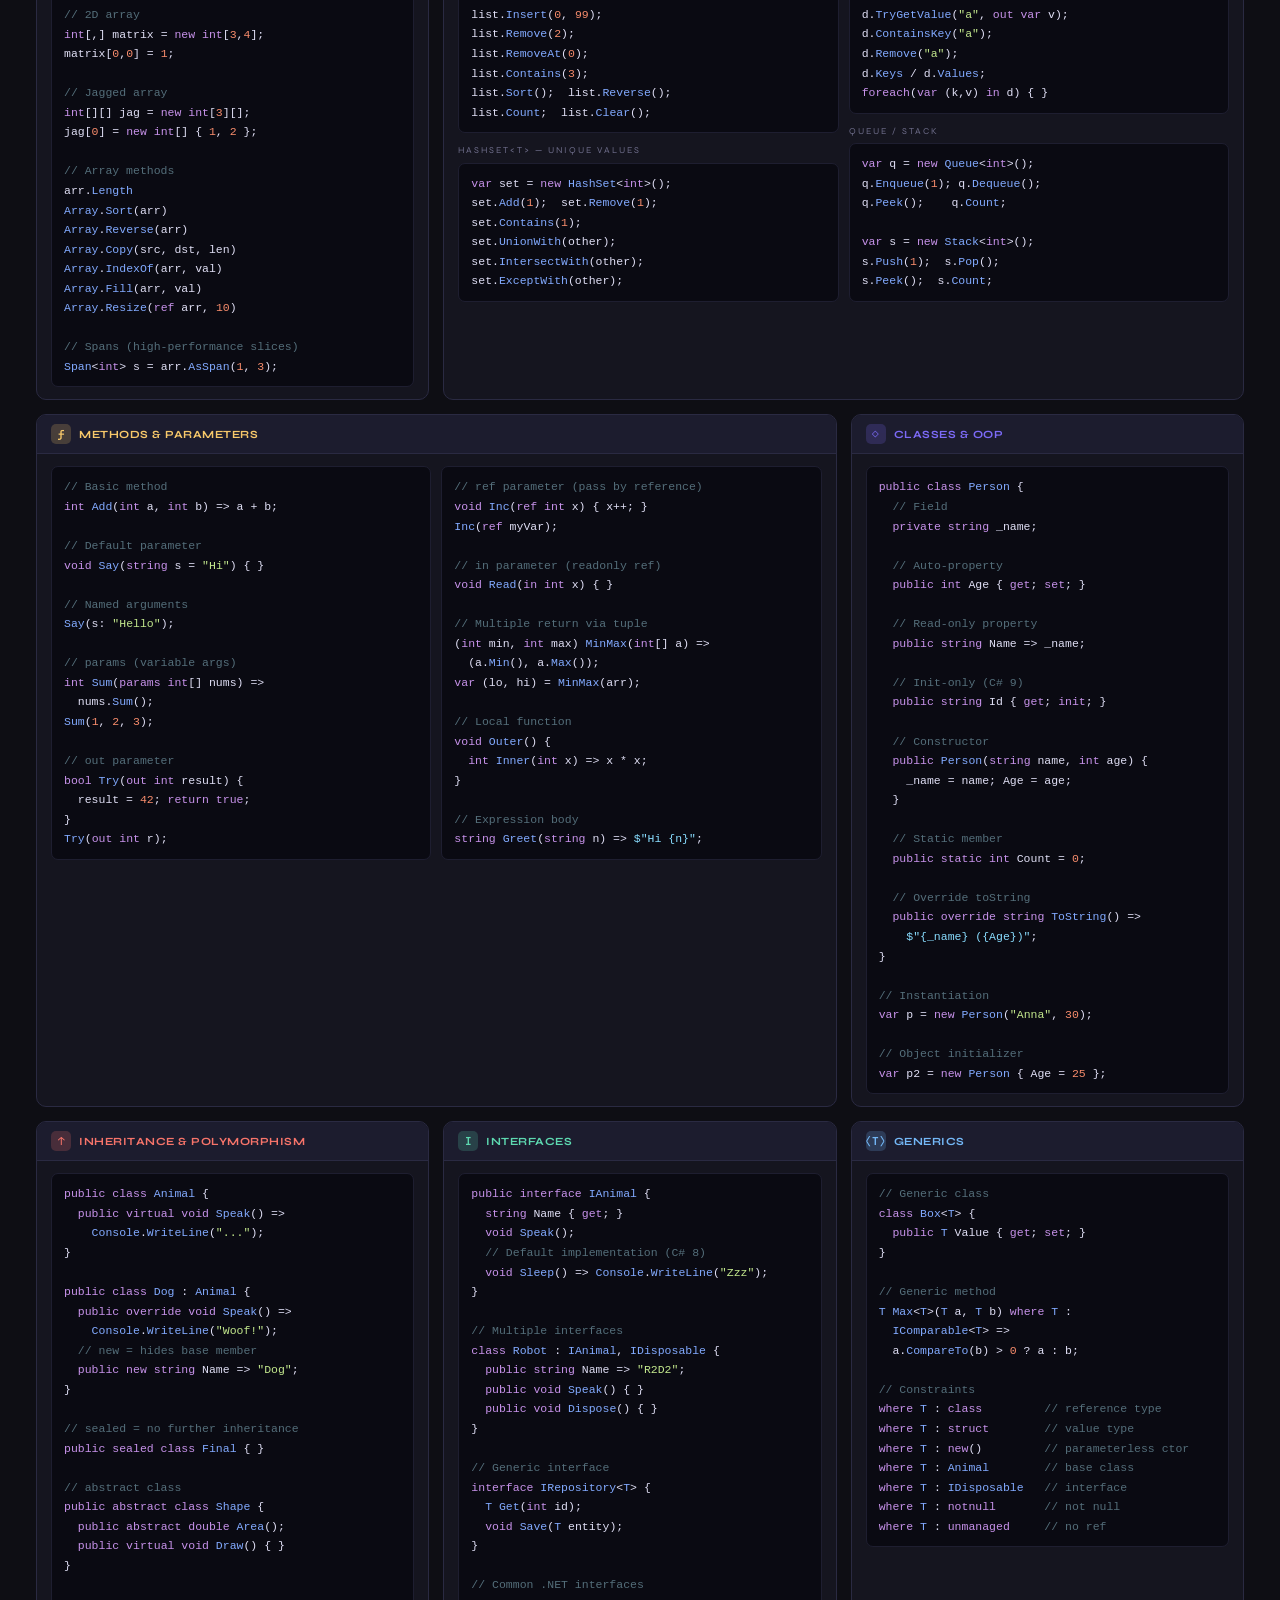
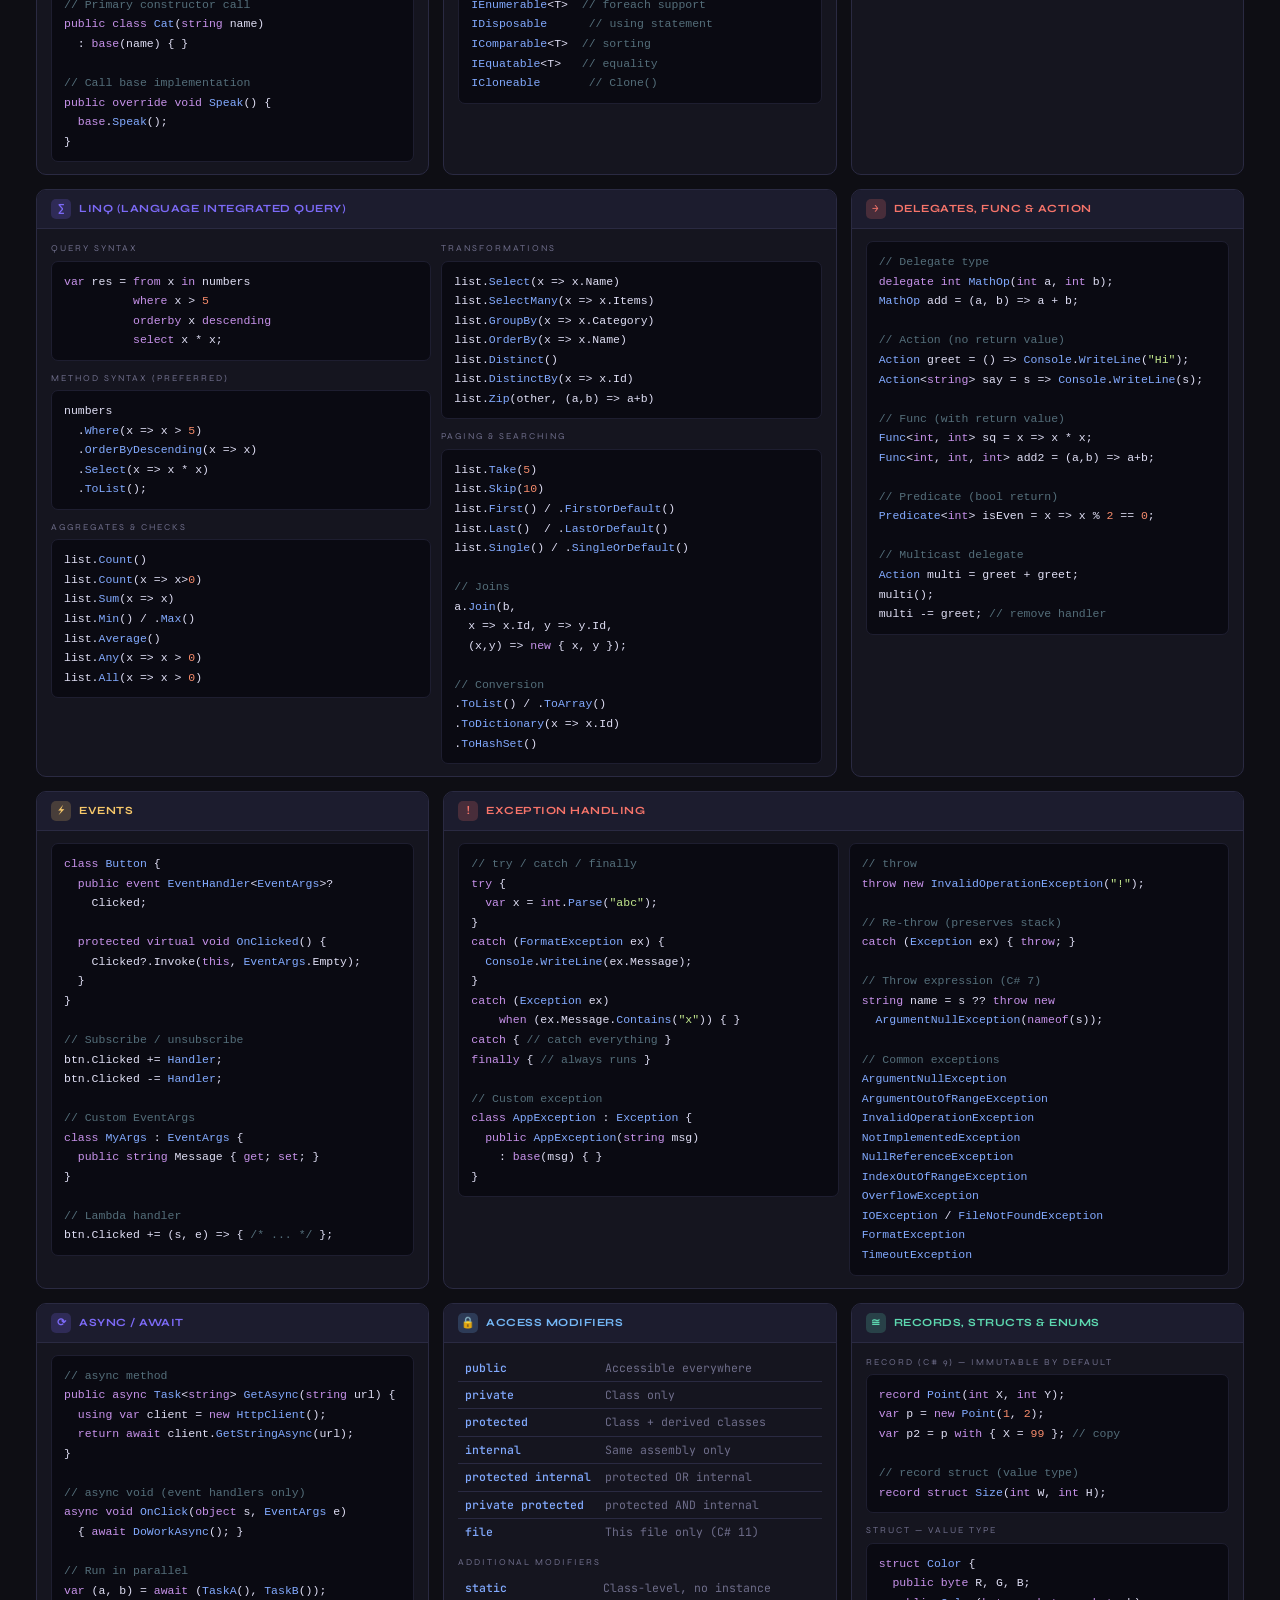
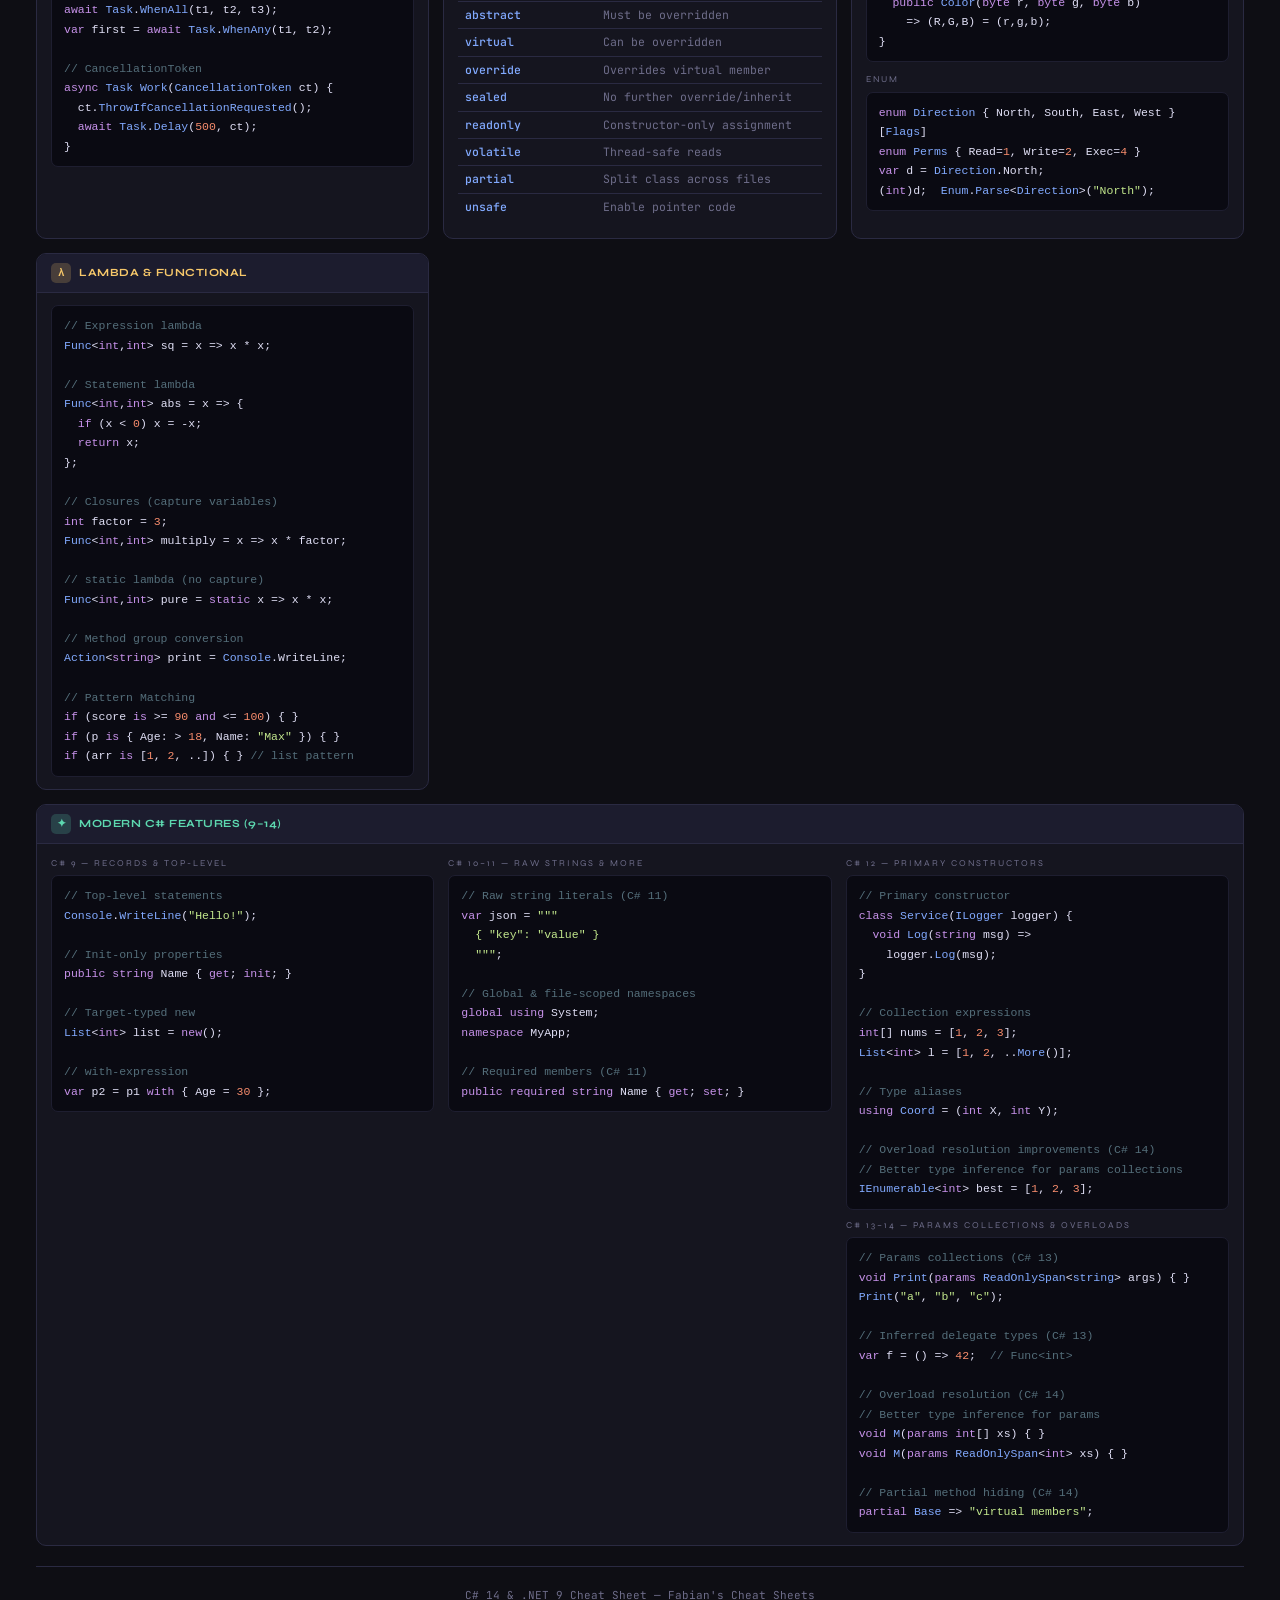
<file: CheatSheets/csharp-cheatsheet.html>
<!DOCTYPE html>
<html lang="en">
<head>
<meta charset="UTF-8">
<meta name="viewport" content="width=device-width, initial-scale=1.0">
<title>C# Cheat Sheet</title>
<link href="https://fonts.googleapis.com/css2?family=JetBrains+Mono:wght@300;400;500;700&family=Syne:wght@400;700;800&display=swap" rel="stylesheet">
<style>
  :root { --bg:#0e0e14;--surface:#15151f;--surface2:#1c1c2e;--border:#2a2a42;--accent:#7c6af7;--accent2:#f7746a;--accent3:#5dd8b0;--accent4:#f7c86a;--accent5:#74b8f7;--text:#e0dff5;--muted:#6e6d8a;--kw:#c792ea;--type:#82aaff;--string:#c3e88d;--num:#f78c6c;--comment:#546e7a;--fn:#82aaff;--op:#89ddff; }
  * { margin:0;padding:0;box-sizing:border-box; }
  body { font-family:'JetBrains Mono',monospace;background:var(--bg);color:var(--text);line-height:1.6;font-size:13px; }
  header { background:var(--surface);border-bottom:2px solid var(--accent);padding:22px 36px;display:flex;align-items:center;gap:20px;position:sticky;top:0;z-index:100;box-shadow:0 4px 40px rgba(124,106,247,.15); }
  .logo { width:48px;height:48px;background:linear-gradient(135deg,var(--accent),var(--accent2));border-radius:10px;display:flex;align-items:center;justify-content:center;font-family:'Syne',sans-serif;font-weight:800;font-size:18px;color:#fff;flex-shrink:0; }
  header h1 { font-family:'Syne',sans-serif;font-size:22px;font-weight:800;color:#fff; }
  header p { color:var(--muted);font-size:11px;margin-top:2px; }
  .tag-row { margin-left:auto;display:flex;gap:8px;flex-wrap:wrap; }
  .tag { background:var(--surface2);border:1px solid var(--border);border-radius:6px;padding:3px 10px;font-size:11px;color:var(--muted); }
  .page { padding:28px 36px; }
  .grid { display:grid;grid-template-columns:repeat(3,1fr);gap:14px; }
  .col-2 { grid-column:span 2; }
  .col-3 { grid-column:span 3; }
  .card { background:var(--surface);border:1px solid var(--border);border-radius:10px;overflow:hidden;transition:border-color .2s; }
  .card:hover { border-color:var(--accent); }
  .card-header { padding:9px 14px;display:flex;align-items:center;gap:8px;border-bottom:1px solid var(--border);background:var(--surface2); }
  .card-icon { width:20px;height:20px;border-radius:5px;display:flex;align-items:center;justify-content:center;font-size:11px;font-weight:700;flex-shrink:0; }
  .card-title { font-family:'Syne',sans-serif;font-size:11px;font-weight:700;letter-spacing:.5px;text-transform:uppercase; }
  .card-body { padding:12px 14px; }
  pre { background:#0a0a12;border-radius:7px;padding:10px 12px;overflow-x:auto;font-size:11.5px;line-height:1.7;margin-bottom:8px;border:1px solid #1e1e30; }
  pre:last-child { margin-bottom:0; }
  .kw{color:var(--kw)} .ty{color:var(--type)} .st{color:var(--string)} .nm{color:var(--num)} .cm{color:var(--comment)} .fn{color:var(--fn)} .op{color:var(--op)}
  .kv-table { width:100%;border-collapse:collapse;font-size:11.5px;margin-bottom:6px; }
  .kv-table td { padding:4px 7px;border-bottom:1px solid var(--border);vertical-align:top; }
  .kv-table tr:last-child td { border-bottom:none; }
  .kv-table td:first-child { color:var(--type);white-space:nowrap;font-weight:500;width:38%; }
  .kv-table td:last-child { color:var(--muted); }
  .section-label { font-family:'Syne',sans-serif;font-size:9px;text-transform:uppercase;letter-spacing:2px;color:var(--muted);margin:10px 0 5px; }
  .section-label:first-child { margin-top:0; }
  .c-purple .card-icon{background:rgba(124,106,247,.2);color:var(--accent)} .c-red .card-icon{background:rgba(247,116,106,.2);color:var(--accent2)} .c-green .card-icon{background:rgba(93,216,176,.2);color:var(--accent3)} .c-yellow .card-icon{background:rgba(247,200,106,.2);color:var(--accent4)} .c-blue .card-icon{background:rgba(116,184,247,.2);color:var(--accent5)}
  .c-purple .card-title{color:var(--accent)} .c-red .card-title{color:var(--accent2)} .c-green .card-title{color:var(--accent3)} .c-yellow .card-title{color:var(--accent4)} .c-blue .card-title{color:var(--accent5)}
  footer { text-align:center;padding:20px;color:var(--muted);font-size:11px;border-top:1px solid var(--border);margin-top:20px; }

  /* ===== MODAL SYSTEM ===== */
  .card { cursor:pointer; }
  .card-header { position:relative; transition:background 0.15s; }
  .card-header::after { content:'⤢'; position:absolute; right:12px; top:50%; transform:translateY(-50%); font-size:13px; color:var(--muted); opacity:0; transition:opacity 0.2s; pointer-events:none; }
  .card:hover .card-header::after { opacity:1; }
  .card:hover .card-header { background:#221c3a; }
  #m-ov { position:fixed; inset:0; background:rgba(4,3,12,0.93); backdrop-filter:blur(12px); -webkit-backdrop-filter:blur(12px); z-index:9000; display:flex; align-items:center; justify-content:center; opacity:0; pointer-events:none; transition:opacity 0.3s; }
  #m-ov.open { opacity:1; pointer-events:all; }
  #m-panel { background:var(--surface); border:1px solid var(--border); border-radius:20px; width:min(1160px,96vw); max-height:90vh; display:flex; flex-direction:column; transform:scale(0.95) translateY(30px); transition:transform 0.38s cubic-bezier(0.34,1.4,0.64,1); box-shadow:0 40px 120px rgba(0,0,0,0.85); overflow:hidden; }
  #m-ov.open #m-panel { transform:none; }
  #m-head { padding:18px 24px; display:flex; align-items:center; gap:14px; border-bottom:1px solid var(--border); background:var(--surface2); flex-shrink:0; }
  #m-badge { width:44px; height:44px; border-radius:12px; display:flex; align-items:center; justify-content:center; font-size:20px; font-weight:800; flex-shrink:0; font-family:'Syne',sans-serif; }
  #m-title { font-family:'Syne',sans-serif; font-size:19px; font-weight:800; color:#fff; }
  #m-sub { font-size:11px; color:var(--muted); margin-top:2px; }
  #m-close { margin-left:auto; width:36px; height:36px; border-radius:10px; border:1px solid var(--border); background:transparent; color:var(--muted); font-size:18px; cursor:pointer; display:flex; align-items:center; justify-content:center; transition:all 0.15s; flex-shrink:0; }
  #m-close:hover { background:var(--accent2); color:#fff; border-color:var(--accent2); }
  #m-tabs { display:flex; border-bottom:1px solid var(--border); background:var(--surface2); flex-shrink:0; padding:0 24px; gap:2px; }
  .m-tab { background:none; border:none; border-bottom:2px solid transparent; color:var(--muted); font-family:'Syne',sans-serif; font-size:11px; font-weight:700; text-transform:uppercase; letter-spacing:1px; padding:10px 18px; cursor:pointer; transition:all 0.15s; margin-bottom:-1px; }
  .m-tab.active { color:var(--accent); border-bottom-color:var(--accent); }
  .m-tab:hover:not(.active) { color:var(--text); }
  #m-body { flex:1; overflow-y:auto; padding:24px; scroll-behavior:smooth; }
  #m-body::-webkit-scrollbar { width:6px; } #m-body::-webkit-scrollbar-track { background:var(--surface); } #m-body::-webkit-scrollbar-thumb { background:var(--border); border-radius:3px; }
  .m-pane { display:none; animation:mfade 0.22s ease; }
  .m-pane.active { display:block; }
  @keyframes mfade { from{opacity:0;transform:translateY(6px)} to{opacity:1;transform:none} }
  .d-grid { display:grid; grid-template-columns:1fr 1fr; gap:16px; }
  .d-grid-3 { display:grid; grid-template-columns:1fr 1fr 1fr; gap:12px; }
  .d-box { background:#0a0912; border:1px solid var(--border); border-radius:12px; padding:16px; }
  .d-label { font-family:'Syne',sans-serif; font-size:9px; text-transform:uppercase; letter-spacing:2px; color:var(--muted); margin-bottom:10px; }
  .d-preview { background:#1e1e30; color:var(--text); border-radius:8px; padding:14px; min-height:60px; font-family:'JetBrains Mono',monospace; font-size:12px; line-height:1.7; }
  .d-btn { background:var(--surface2); border:1px solid var(--border); border-radius:6px; color:var(--text); font-family:'JetBrains Mono',monospace; font-size:11px; padding:5px 11px; cursor:pointer; transition:all 0.15s; margin:2px; display:inline-flex; align-items:center; gap:4px; }
  .d-btn:hover { background:var(--accent); color:#fff; border-color:var(--accent); }
  .d-btn.on { background:var(--accent3); color:#111; border-color:var(--accent3); }
  .d-input { background:var(--surface2); border:1px solid var(--border); border-radius:6px; color:var(--text); font-family:'JetBrains Mono',monospace; font-size:12px; padding:7px 10px; width:100%; outline:none; box-sizing:border-box; }
  .d-input:focus { border-color:var(--accent); box-shadow:0 0 0 3px rgba(124,106,247,0.15); }
  .d-select { background:var(--surface2); border:1px solid var(--border); border-radius:6px; color:var(--text); font-family:'JetBrains Mono',monospace; font-size:12px; padding:6px 10px; outline:none; cursor:pointer; }
  .d-code { background:#0a0912; border:1px solid #1e1e30; border-radius:6px; padding:10px 12px; font-size:11px; line-height:1.7; white-space:pre; overflow-x:auto; color:var(--text); font-family:'JetBrains Mono',monospace; }
  .d-tip { background:rgba(124,106,247,0.07); border:1px solid rgba(124,106,247,0.25); border-radius:8px; padding:10px 14px; font-size:12px; color:var(--text); margin:7px 0; }
  .d-tip strong { color:var(--accent); }
  .d-warn { background:rgba(247,116,106,0.07); border:1px solid rgba(247,116,106,0.25); border-radius:8px; padding:10px 14px; font-size:12px; color:var(--text); margin:7px 0; }
  .d-warn strong { color:var(--accent2); }
  .d-ok { background:rgba(93,216,176,0.07); border:1px solid rgba(93,216,176,0.25); border-radius:8px; padding:10px 14px; font-size:12px; color:var(--text); margin:7px 0; }
  .d-ok strong { color:var(--accent3); }
  .d-info { background:var(--surface2); border:1px solid var(--accent); border-radius:8px; padding:12px 14px; font-size:12px; color:var(--text); transition:all 0.25s; min-height:44px; }
  .d-info strong { color:var(--accent); font-family:'Syne',sans-serif; }
  .d-section { margin-bottom:20px; }
  .d-stitle { font-family:'Syne',sans-serif; font-size:10px; text-transform:uppercase; letter-spacing:2px; color:var(--muted); margin-bottom:8px; border-bottom:1px solid var(--border); padding-bottom:5px; }
  /* operator result cells */
  .op-cell { background:var(--surface2); border:1px solid var(--border); border-radius:6px; padding:7px 10px; font-size:11.5px; display:flex; justify-content:space-between; align-items:center; }
  .op-cell .oc-name { color:var(--muted); font-size:10px; }
  .op-cell .oc-val { color:var(--accent3); font-weight:600; }
  /* LINQ chain */
  .linq-step { background:var(--surface2); border:1px solid var(--border); border-radius:8px; padding:8px 12px; font-size:11px; display:flex; align-items:center; gap:8px; margin-bottom:5px; }
  .linq-step .ls-method { color:var(--accent3); font-weight:600; }
  .linq-step .ls-result { color:var(--accent4); margin-left:auto; }
  /* async timeline */
  .task-bar { height:28px; border-radius:6px; background:var(--surface2); overflow:hidden; position:relative; margin-bottom:6px; }
  .task-fill { height:100%; border-radius:6px; width:0; transition:width 0.05s linear; display:flex; align-items:center; padding:0 10px; font-size:10px; font-family:'Syne',sans-serif; font-weight:700; color:#111; white-space:nowrap; }
  /* exception tree */
  .exc-node { padding:3px 10px; border-radius:5px; font-size:11.5px; display:inline-block; cursor:pointer; transition:all 0.15s; }
  .exc-node:hover { opacity:0.8; }
  .exc-branch { padding-left:18px; border-left:1px dashed var(--border); margin-left:14px; }
  /* access matrix */
  .am-tbl { width:100%; border-collapse:collapse; font-size:11px; }
  .am-tbl th { background:var(--surface2); padding:6px 8px; text-align:left; color:var(--muted); font-size:10px; text-transform:uppercase; letter-spacing:1px; border:1px solid var(--border); }
  .am-tbl td { padding:6px 8px; border:1px solid var(--border); text-align:center; }
  /* loop boxes */
  .loop-box { display:inline-flex; width:32px; height:32px; border-radius:6px; align-items:center; justify-content:center; font-size:11px; font-weight:700; margin:2px; transition:all 0.2s; border:2px solid transparent; }
</style>
</head>
<body>
<header>
  <div class="logo">C#</div>
  <div><h1>C# Cheat Sheet</h1><p>Complete reference — Syntax, Types, OOP, LINQ, async/await & more</p></div>
  <div class="tag-row"><span class="tag">.NET 8+</span><span class="tag">C# 12</span><span class="tag">OOP</span><span class="tag">LINQ</span><span class="tag">async/await</span></div>
</header>
<div class="page"><div class="grid">

<div class="card c-blue">
  <div class="card-header"><div class="card-icon">T</div><span class="card-title">Primitive Data Types</span></div>
  <div class="card-body">
    <table class="kv-table">
      <tr><td>bool</td><td>true / false</td></tr>
      <tr><td>byte</td><td>0 … 255</td></tr>
      <tr><td>sbyte</td><td>-128 … 127</td></tr>
      <tr><td>short</td><td>-32 768 … 32 767</td></tr>
      <tr><td>int</td><td>-2 147 M … 2 147 M</td></tr>
      <tr><td>uint</td><td>0 … 4 294 M</td></tr>
      <tr><td>long</td><td>±9.2 × 10¹⁸</td></tr>
      <tr><td>float</td><td>±3.4 × 10³⁸  (7 digits)</td></tr>
      <tr><td>double</td><td>±1.7 × 10³⁰⁸ (15 digits)</td></tr>
      <tr><td>decimal</td><td>±7.9 × 10²⁸ (28 digits)</td></tr>
      <tr><td>char</td><td>Unicode character (16-bit)</td></tr>
      <tr><td>string</td><td>Character sequence (ref type)</td></tr>
      <tr><td>object</td><td>Base type of all types</td></tr>
      <tr><td>dynamic</td><td>Runtime type resolution</td></tr>
      <tr><td>var</td><td>Implicit typing</td></tr>
    </table>
<pre><span class="kw">int</span>     i  = <span class="nm">42</span>;
<span class="kw">double</span>  d  = <span class="nm">3.14</span>;
<span class="kw">decimal</span> m  = <span class="nm">9.99</span>m;
<span class="kw">bool</span>    ok = <span class="kw">true</span>;
<span class="kw">char</span>    c  = <span class="st">'A'</span>;
<span class="kw">string</span>  s  = <span class="st">"Hello"</span>;
<span class="kw">var</span>     x  = <span class="nm">100</span>; <span class="cm">// inferred as int</span></pre>
  </div>
</div>

<div class="card c-purple">
  <div class="card-header"><div class="card-icon">V</div><span class="card-title">Variables &amp; Constants</span></div>
  <div class="card-body">
<pre><span class="cm">// Declaration &amp; assignment</span>
<span class="kw">int</span> x;          <span class="cm">// declaration</span>
x = <span class="nm">5</span>;          <span class="cm">// assignment</span>
<span class="kw">int</span> y = <span class="nm">10</span>;     <span class="cm">// initialization</span>

<span class="cm">// Constants</span>
<span class="kw">const int</span> MAX = <span class="nm">100</span>;

<span class="cm">// Readonly (set at runtime)</span>
<span class="kw">readonly int</span> id = <span class="fn">GetId</span>();

<span class="cm">// Nullable types</span>
<span class="kw">int</span>? nullableInt = <span class="kw">null</span>;
<span class="kw">string</span>? nullStr = <span class="kw">null</span>;

<span class="cm">// Multiple assignment</span>
<span class="kw">int</span> a = b = c = <span class="nm">0</span>;

<span class="cm">// Type casting</span>
<span class="kw">double</span> d = <span class="nm">9.7</span>;
<span class="kw">int</span> n = (<span class="kw">int</span>)d;      <span class="cm">// explicit: 9</span>
<span class="kw">int</span> p = <span class="fn">Convert.ToInt32</span>(d);

<span class="cm">// is / as</span>
<span class="kw">if</span> (obj <span class="kw">is string</span> s) { }
<span class="kw">var</span> t = obj <span class="kw">as string</span>;

<span class="cm">// Pattern variable</span>
<span class="kw">if</span> (obj <span class="kw">is int</span> val &amp;&amp; val &gt; <span class="nm">0</span>) { }</pre>
  </div>
</div>

<div class="card c-red">
  <div class="card-header"><div class="card-icon">±</div><span class="card-title">Operators</span></div>
  <div class="card-body">
    <div class="section-label">Arithmetic</div>
<pre>+  -  *  /  %         <span class="cm">// basic math</span>
++x  x++  --x  x--    <span class="cm">// increment/decrement</span></pre>
    <div class="section-label">Comparison</div>
<pre>==  !=  &lt;  &gt;  &lt;=  &gt;=</pre>
    <div class="section-label">Logical</div>
<pre>&amp;&amp;  ||  !   <span class="cm">// short-circuit</span>
&amp;  |  ^  ~  &lt;&lt;  &gt;&gt;  &gt;&gt;&gt;  <span class="cm">// bitwise</span></pre>
    <div class="section-label">Assignment</div>
<pre>= += -= *= /= %= &amp;= |= ^= &lt;&lt;= &gt;&gt;=</pre>
    <div class="section-label">Special</div>
<pre>?:   <span class="cm">// ternary:      a ? b : c</span>
??   <span class="cm">// null-coalesce: x ?? y</span>
??=  <span class="cm">// null-assign:   x ??= default</span>
?.   <span class="cm">// null-safe:     obj?.Prop</span>
!.   <span class="cm">// null-forgive:  obj!.Prop</span>
..   <span class="cm">// range:         arr[1..4]</span>
^    <span class="cm">// index from end: arr[^1]</span>
=&gt;   <span class="cm">// lambda / expression body</span>
<span class="kw">typeof</span>(<span class="ty">int</span>)    <span class="cm">// get Type object</span>
<span class="kw">nameof</span>(x)     <span class="cm">// "x" as string</span>
<span class="kw">sizeof</span>(<span class="ty">int</span>)   <span class="cm">// bytes of type</span></pre>
  </div>
</div>

<div class="card c-green">
  <div class="card-header"><div class="card-icon">⇀</div><span class="card-title">Control Flow</span></div>
  <div class="card-body">
<pre><span class="cm">// if / else if / else</span>
<span class="kw">if</span> (x &gt; <span class="nm">0</span>) { }
<span class="kw">else if</span> (x == <span class="nm">0</span>) { }
<span class="kw">else</span> { }

<span class="cm">// Ternary</span>
<span class="kw">var</span> r = x &gt; <span class="nm">0</span> ? <span class="st">"pos"</span> : <span class="st">"neg"</span>;

<span class="cm">// switch statement</span>
<span class="kw">switch</span> (val) {
  <span class="kw">case</span> <span class="nm">1</span>: <span class="kw">break</span>;
  <span class="kw">case</span> <span class="nm">2</span>:  <span class="cm">// fall-through</span>
  <span class="kw">case</span> <span class="nm">3</span>: ...; <span class="kw">break</span>;
  <span class="kw">default</span>: <span class="kw">break</span>;
}

<span class="cm">// switch expression (C# 8+)</span>
<span class="kw">string</span> msg = val <span class="kw">switch</span> {
  <span class="nm">1</span>     =&gt; <span class="st">"One"</span>,
  <span class="nm">2</span>     =&gt; <span class="st">"Two"</span>,
  &gt; <span class="nm">10</span>  =&gt; <span class="st">"Large"</span>,
  _     =&gt; <span class="st">"Other"</span>
};

<span class="cm">// Pattern matching</span>
<span class="kw">if</span> (shape <span class="kw">is</span> Circle { Radius: > <span class="nm">5</span> } c) { }</pre>
  </div>
</div>

<div class="card c-yellow">
  <div class="card-header"><div class="card-icon">↻</div><span class="card-title">Loops</span></div>
  <div class="card-body">
<pre><span class="cm">// for</span>
<span class="kw">for</span> (<span class="kw">int</span> i = <span class="nm">0</span>; i &lt; <span class="nm">10</span>; i++) { }

<span class="cm">// foreach</span>
<span class="kw">foreach</span> (<span class="kw">var</span> item <span class="kw">in</span> collection) { }

<span class="cm">// while</span>
<span class="kw">while</span> (condition) { }

<span class="cm">// do-while</span>
<span class="kw">do</span> { } <span class="kw">while</span> (condition);

<span class="cm">// Control keywords</span>
<span class="kw">break</span>;     <span class="cm">// exit loop</span>
<span class="kw">continue</span>; <span class="cm">// next iteration</span>
<span class="kw">goto</span> Label; <span class="cm">// (rarely used)</span>

<span class="cm">// Infinite loop</span>
<span class="kw">while</span> (<span class="kw">true</span>) { <span class="kw">break</span>; }

<span class="cm">// Index + value (C# 9+)</span>
<span class="kw">foreach</span> (<span class="kw">var</span> (i, v) <span class="kw">in</span> list.<span class="fn">Index</span>()) { }</pre>
  </div>
</div>

<div class="card c-blue">
  <div class="card-header"><div class="card-icon">"</div><span class="card-title">Strings</span></div>
  <div class="card-body">
<pre><span class="cm">// String literals</span>
<span class="kw">string</span> s1 = <span class="st">"Hello\nWorld"</span>;
<span class="kw">string</span> s2 = <span class="op">@"</span><span class="st">C:\Users\path</span><span class="op">"</span>;   <span class="cm">// verbatim</span>
<span class="kw">string</span> s3 = <span class="op">$"</span><span class="st">Value: {x * 2}</span><span class="op">"</span>; <span class="cm">// interpolated</span>
<span class="kw">string</span> s4 = <span class="op">$@"</span><span class="st">Path: {path}</span><span class="op">"</span>; <span class="cm">// combined</span>

<span class="cm">// Key methods</span>
s.<span class="fn">Length</span>
s.<span class="fn">ToUpper</span>() / <span class="fn">ToLower</span>()
s.<span class="fn">Trim</span>() / <span class="fn">TrimStart</span>() / <span class="fn">TrimEnd</span>()
s.<span class="fn">Replace</span>(<span class="st">"a"</span>, <span class="st">"b"</span>)
s.<span class="fn">Split</span>(<span class="st">','</span>)
s.<span class="fn">Contains</span>(<span class="st">"x"</span>)
s.<span class="fn">StartsWith</span>(<span class="st">"H"</span>) / <span class="fn">EndsWith</span>(<span class="st">"d"</span>)
s.<span class="fn">IndexOf</span>(<span class="st">"l"</span>)
s.<span class="fn">Substring</span>(<span class="nm">1</span>, <span class="nm">3</span>)
s[<span class="nm">1</span>..<span class="nm">4</span>]                   <span class="cm">// range index</span>
s.<span class="fn">PadLeft</span>(<span class="nm">10</span>) / <span class="fn">PadRight</span>(<span class="nm">10</span>)
<span class="ty">string</span>.<span class="fn">IsNullOrEmpty</span>(s)
<span class="ty">string</span>.<span class="fn">IsNullOrWhiteSpace</span>(s)
<span class="ty">string</span>.<span class="fn">Join</span>(<span class="st">", "</span>, arr)
<span class="ty">string</span>.<span class="fn">Format</span>(<span class="st">"{0} = {1}"</span>, k, v)</pre>
  </div>
</div>

<div class="card c-purple">
  <div class="card-header"><div class="card-icon">[]</div><span class="card-title">Arrays</span></div>
  <div class="card-body">
<pre><span class="cm">// 1D array</span>
<span class="kw">int</span>[] arr = <span class="kw">new int</span>[<span class="nm">5</span>];
<span class="kw">int</span>[] arr = { <span class="nm">1</span>, <span class="nm">2</span>, <span class="nm">3</span>, <span class="nm">4</span>, <span class="nm">5</span> };

<span class="cm">// 2D array</span>
<span class="kw">int</span>[,] matrix = <span class="kw">new int</span>[<span class="nm">3</span>,<span class="nm">4</span>];
matrix[<span class="nm">0</span>,<span class="nm">0</span>] = <span class="nm">1</span>;

<span class="cm">// Jagged array</span>
<span class="kw">int</span>[][] jag = <span class="kw">new int</span>[<span class="nm">3</span>][];
jag[<span class="nm">0</span>] = <span class="kw">new int</span>[] { <span class="nm">1</span>, <span class="nm">2</span> };

<span class="cm">// Array methods</span>
arr.<span class="fn">Length</span>
<span class="ty">Array</span>.<span class="fn">Sort</span>(arr)
<span class="ty">Array</span>.<span class="fn">Reverse</span>(arr)
<span class="ty">Array</span>.<span class="fn">Copy</span>(src, dst, len)
<span class="ty">Array</span>.<span class="fn">IndexOf</span>(arr, val)
<span class="ty">Array</span>.<span class="fn">Fill</span>(arr, val)
<span class="ty">Array</span>.<span class="fn">Resize</span>(<span class="kw">ref</span> arr, <span class="nm">10</span>)

<span class="cm">// Spans (high-performance slices)</span>
<span class="ty">Span</span>&lt;<span class="kw">int</span>&gt; s = arr.<span class="fn">AsSpan</span>(<span class="nm">1</span>, <span class="nm">3</span>);</pre>
  </div>
</div>

<div class="card c-green col-2">
  <div class="card-header"><div class="card-icon">⊞</div><span class="card-title">Collections (System.Collections.Generic)</span></div>
  <div class="card-body">
    <div style="display:grid;grid-template-columns:1fr 1fr;gap:10px;">
      <div>
        <div class="section-label">List&lt;T&gt;</div>
<pre><span class="kw">var</span> list = <span class="kw">new</span> <span class="ty">List</span>&lt;<span class="kw">int</span>&gt; { <span class="nm">1</span>, <span class="nm">2</span>, <span class="nm">3</span> };
list.<span class="fn">Add</span>(<span class="nm">4</span>);
list.<span class="fn">AddRange</span>(<span class="kw">new</span>[] { <span class="nm">5</span>, <span class="nm">6</span> });
list.<span class="fn">Insert</span>(<span class="nm">0</span>, <span class="nm">99</span>);
list.<span class="fn">Remove</span>(<span class="nm">2</span>);
list.<span class="fn">RemoveAt</span>(<span class="nm">0</span>);
list.<span class="fn">Contains</span>(<span class="nm">3</span>);
list.<span class="fn">Sort</span>();  list.<span class="fn">Reverse</span>();
list.<span class="fn">Count</span>;  list.<span class="fn">Clear</span>();</pre>

        <div class="section-label">HashSet&lt;T&gt; — unique values</div>
<pre><span class="kw">var</span> set = <span class="kw">new</span> <span class="ty">HashSet</span>&lt;<span class="kw">int</span>&gt;();
set.<span class="fn">Add</span>(<span class="nm">1</span>);  set.<span class="fn">Remove</span>(<span class="nm">1</span>);
set.<span class="fn">Contains</span>(<span class="nm">1</span>);
set.<span class="fn">UnionWith</span>(other);
set.<span class="fn">IntersectWith</span>(other);
set.<span class="fn">ExceptWith</span>(other);</pre>
      </div>
      <div>
        <div class="section-label">Dictionary&lt;TKey,TVal&gt;</div>
<pre><span class="kw">var</span> d = <span class="kw">new</span> <span class="ty">Dictionary</span>&lt;<span class="kw">string</span>,<span class="kw">int</span>&gt;();
d[<span class="st">"a"</span>] = <span class="nm">1</span>;
d.<span class="fn">Add</span>(<span class="st">"b"</span>, <span class="nm">2</span>);
d.<span class="fn">TryGetValue</span>(<span class="st">"a"</span>, <span class="kw">out var</span> v);
d.<span class="fn">ContainsKey</span>(<span class="st">"a"</span>);
d.<span class="fn">Remove</span>(<span class="st">"a"</span>);
d.<span class="fn">Keys</span> / d.<span class="fn">Values</span>;
<span class="kw">foreach</span>(<span class="kw">var</span> (k,v) <span class="kw">in</span> d) { }</pre>

        <div class="section-label">Queue / Stack</div>
<pre><span class="kw">var</span> q = <span class="kw">new</span> <span class="ty">Queue</span>&lt;<span class="kw">int</span>&gt;();
q.<span class="fn">Enqueue</span>(<span class="nm">1</span>); q.<span class="fn">Dequeue</span>();
q.<span class="fn">Peek</span>();    q.<span class="fn">Count</span>;

<span class="kw">var</span> s = <span class="kw">new</span> <span class="ty">Stack</span>&lt;<span class="kw">int</span>&gt;();
s.<span class="fn">Push</span>(<span class="nm">1</span>);  s.<span class="fn">Pop</span>();
s.<span class="fn">Peek</span>();  s.<span class="fn">Count</span>;</pre>
      </div>
    </div>
  </div>
</div>

<div class="card c-yellow col-2">
  <div class="card-header"><div class="card-icon">ƒ</div><span class="card-title">Methods &amp; Parameters</span></div>
  <div class="card-body">
    <div style="display:grid;grid-template-columns:1fr 1fr;gap:10px;">
      <div>
<pre><span class="cm">// Basic method</span>
<span class="kw">int</span> <span class="fn">Add</span>(<span class="kw">int</span> a, <span class="kw">int</span> b) => a + b;

<span class="cm">// Default parameter</span>
<span class="kw">void</span> <span class="fn">Say</span>(<span class="kw">string</span> s = <span class="st">"Hi"</span>) { }

<span class="cm">// Named arguments</span>
<span class="fn">Say</span>(s: <span class="st">"Hello"</span>);

<span class="cm">// params (variable args)</span>
<span class="kw">int</span> <span class="fn">Sum</span>(<span class="kw">params int</span>[] nums) =>
  nums.<span class="fn">Sum</span>();
<span class="fn">Sum</span>(<span class="nm">1</span>, <span class="nm">2</span>, <span class="nm">3</span>);

<span class="cm">// out parameter</span>
<span class="kw">bool</span> <span class="fn">Try</span>(<span class="kw">out int</span> result) {
  result = <span class="nm">42</span>; <span class="kw">return true</span>;
}
<span class="fn">Try</span>(<span class="kw">out int</span> r);</pre>
      </div>
      <div>
<pre><span class="cm">// ref parameter (pass by reference)</span>
<span class="kw">void</span> <span class="fn">Inc</span>(<span class="kw">ref int</span> x) { x++; }
<span class="fn">Inc</span>(<span class="kw">ref</span> myVar);

<span class="cm">// in parameter (readonly ref)</span>
<span class="kw">void</span> <span class="fn">Read</span>(<span class="kw">in int</span> x) { }

<span class="cm">// Multiple return via tuple</span>
(<span class="kw">int</span> min, <span class="kw">int</span> max) <span class="fn">MinMax</span>(<span class="kw">int</span>[] a) =>
  (a.<span class="fn">Min</span>(), a.<span class="fn">Max</span>());
<span class="kw">var</span> (lo, hi) = <span class="fn">MinMax</span>(arr);

<span class="cm">// Local function</span>
<span class="kw">void</span> <span class="fn">Outer</span>() {
  <span class="kw">int</span> <span class="fn">Inner</span>(<span class="kw">int</span> x) => x * x;
}

<span class="cm">// Expression body</span>
<span class="kw">string</span> <span class="fn">Greet</span>(<span class="kw">string</span> n) => <span class="op">$"Hi {n}"</span>;</pre>
      </div>
    </div>
  </div>
</div>

<div class="card c-purple">
  <div class="card-header"><div class="card-icon">◇</div><span class="card-title">Classes &amp; OOP</span></div>
  <div class="card-body">
<pre><span class="kw">public class</span> <span class="ty">Person</span> {
  <span class="cm">// Field</span>
  <span class="kw">private string</span> _name;

  <span class="cm">// Auto-property</span>
  <span class="kw">public int</span> Age { <span class="kw">get</span>; <span class="kw">set</span>; }

  <span class="cm">// Read-only property</span>
  <span class="kw">public string</span> Name => _name;

  <span class="cm">// Init-only (C# 9)</span>
  <span class="kw">public string</span> Id { <span class="kw">get</span>; <span class="kw">init</span>; }

  <span class="cm">// Constructor</span>
  <span class="kw">public</span> <span class="fn">Person</span>(<span class="kw">string</span> name, <span class="kw">int</span> age) {
    _name = name; Age = age;
  }

  <span class="cm">// Static member</span>
  <span class="kw">public static int</span> Count = <span class="nm">0</span>;

  <span class="cm">// Override toString</span>
  <span class="kw">public override string</span> <span class="fn">ToString</span>() =>
    <span class="op">$"{_name} ({Age})"</span>;
}

<span class="cm">// Instantiation</span>
<span class="kw">var</span> p = <span class="kw">new</span> <span class="ty">Person</span>(<span class="st">"Anna"</span>, <span class="nm">30</span>);

<span class="cm">// Object initializer</span>
<span class="kw">var</span> p2 = <span class="kw">new</span> <span class="ty">Person</span> { Age = <span class="nm">25</span> };</pre>
  </div>
</div>

<div class="card c-red">
  <div class="card-header"><div class="card-icon">↑</div><span class="card-title">Inheritance &amp; Polymorphism</span></div>
  <div class="card-body">
<pre><span class="kw">public class</span> <span class="ty">Animal</span> {
  <span class="kw">public virtual void</span> <span class="fn">Speak</span>() =>
    <span class="ty">Console</span>.<span class="fn">WriteLine</span>(<span class="st">"..."</span>);
}

<span class="kw">public class</span> <span class="ty">Dog</span> : <span class="ty">Animal</span> {
  <span class="kw">public override void</span> <span class="fn">Speak</span>() =>
    <span class="ty">Console</span>.<span class="fn">WriteLine</span>(<span class="st">"Woof!"</span>);
  <span class="cm">// new = hides base member</span>
  <span class="kw">public new string</span> Name => <span class="st">"Dog"</span>;
}

<span class="cm">// sealed = no further inheritance</span>
<span class="kw">public sealed class</span> <span class="ty">Final</span> { }

<span class="cm">// abstract class</span>
<span class="kw">public abstract class</span> <span class="ty">Shape</span> {
  <span class="kw">public abstract double</span> <span class="fn">Area</span>();
  <span class="kw">public virtual void</span> <span class="fn">Draw</span>() { }
}

<span class="cm">// Primary constructor call</span>
<span class="kw">public class</span> <span class="ty">Cat</span>(<span class="kw">string</span> name)
  : <span class="kw">base</span>(name) { }

<span class="cm">// Call base implementation</span>
<span class="kw">public override void</span> <span class="fn">Speak</span>() {
  <span class="kw">base</span>.<span class="fn">Speak</span>();
}</pre>
  </div>
</div>

<div class="card c-green">
  <div class="card-header"><div class="card-icon">I</div><span class="card-title">Interfaces</span></div>
  <div class="card-body">
<pre><span class="kw">public interface</span> <span class="ty">IAnimal</span> {
  <span class="kw">string</span> Name { <span class="kw">get</span>; }
  <span class="kw">void</span> <span class="fn">Speak</span>();
  <span class="cm">// Default implementation (C# 8)</span>
  <span class="kw">void</span> <span class="fn">Sleep</span>() => <span class="ty">Console</span>.<span class="fn">WriteLine</span>(<span class="st">"Zzz"</span>);
}

<span class="cm">// Multiple interfaces</span>
<span class="kw">class</span> <span class="ty">Robot</span> : <span class="ty">IAnimal</span>, <span class="ty">IDisposable</span> {
  <span class="kw">public string</span> Name => <span class="st">"R2D2"</span>;
  <span class="kw">public void</span> <span class="fn">Speak</span>() { }
  <span class="kw">public void</span> <span class="fn">Dispose</span>() { }
}

<span class="cm">// Generic interface</span>
<span class="kw">interface</span> <span class="ty">IRepository</span>&lt;<span class="ty">T</span>&gt; {
  <span class="ty">T</span> <span class="fn">Get</span>(<span class="kw">int</span> id);
  <span class="kw">void</span> <span class="fn">Save</span>(<span class="ty">T</span> entity);
}

<span class="cm">// Common .NET interfaces</span>
<span class="ty">IEnumerable</span>&lt;T&gt;  <span class="cm">// foreach support</span>
<span class="ty">IDisposable</span>      <span class="cm">// using statement</span>
<span class="ty">IComparable</span>&lt;T&gt;  <span class="cm">// sorting</span>
<span class="ty">IEquatable</span>&lt;T&gt;   <span class="cm">// equality</span>
<span class="ty">ICloneable</span>       <span class="cm">// Clone()</span></pre>
  </div>
</div>

<div class="card c-blue">
  <div class="card-header"><div class="card-icon">⟨T⟩</div><span class="card-title">Generics</span></div>
  <div class="card-body">
<pre><span class="cm">// Generic class</span>
<span class="kw">class</span> <span class="ty">Box</span>&lt;<span class="ty">T</span>&gt; {
  <span class="kw">public</span> <span class="ty">T</span> Value { <span class="kw">get</span>; <span class="kw">set</span>; }
}

<span class="cm">// Generic method</span>
<span class="ty">T</span> <span class="fn">Max</span>&lt;<span class="ty">T</span>&gt;(<span class="ty">T</span> a, <span class="ty">T</span> b) <span class="kw">where</span> <span class="ty">T</span> :
  <span class="ty">IComparable</span>&lt;<span class="ty">T</span>&gt; =>
  a.<span class="fn">CompareTo</span>(b) &gt; <span class="nm">0</span> ? a : b;

<span class="cm">// Constraints</span>
<span class="kw">where</span> <span class="ty">T</span> : <span class="kw">class</span>         <span class="cm">// reference type</span>
<span class="kw">where</span> <span class="ty">T</span> : <span class="kw">struct</span>        <span class="cm">// value type</span>
<span class="kw">where</span> <span class="ty">T</span> : <span class="kw">new</span>()         <span class="cm">// parameterless ctor</span>
<span class="kw">where</span> <span class="ty">T</span> : <span class="ty">Animal</span>        <span class="cm">// base class</span>
<span class="kw">where</span> <span class="ty">T</span> : <span class="ty">IDisposable</span>   <span class="cm">// interface</span>
<span class="kw">where</span> <span class="ty">T</span> : <span class="kw">notnull</span>       <span class="cm">// not null</span>
<span class="kw">where</span> <span class="ty">T</span> : <span class="kw">unmanaged</span>     <span class="cm">// no ref</span></pre>
  </div>
</div>

<div class="card c-purple col-2">
  <div class="card-header"><div class="card-icon">∑</div><span class="card-title">LINQ (Language Integrated Query)</span></div>
  <div class="card-body">
    <div style="display:grid;grid-template-columns:1fr 1fr;gap:10px;">
      <div>
        <div class="section-label">Query syntax</div>
<pre><span class="kw">var</span> res = <span class="kw">from</span> x <span class="kw">in</span> numbers
          <span class="kw">where</span> x &gt; <span class="nm">5</span>
          <span class="kw">orderby</span> x <span class="kw">descending</span>
          <span class="kw">select</span> x * x;</pre>

        <div class="section-label">Method syntax (preferred)</div>
<pre>numbers
  .<span class="fn">Where</span>(x => x &gt; <span class="nm">5</span>)
  .<span class="fn">OrderByDescending</span>(x => x)
  .<span class="fn">Select</span>(x => x * x)
  .<span class="fn">ToList</span>();</pre>

        <div class="section-label">Aggregates &amp; checks</div>
<pre>list.<span class="fn">Count</span>()
list.<span class="fn">Count</span>(x => x&gt;<span class="nm">0</span>)
list.<span class="fn">Sum</span>(x => x)
list.<span class="fn">Min</span>() / .<span class="fn">Max</span>()
list.<span class="fn">Average</span>()
list.<span class="fn">Any</span>(x => x &gt; <span class="nm">0</span>)
list.<span class="fn">All</span>(x => x &gt; <span class="nm">0</span>)</pre>
      </div>
      <div>
        <div class="section-label">Transformations</div>
<pre>list.<span class="fn">Select</span>(x => x.Name)
list.<span class="fn">SelectMany</span>(x => x.Items)
list.<span class="fn">GroupBy</span>(x => x.Category)
list.<span class="fn">OrderBy</span>(x => x.Name)
list.<span class="fn">Distinct</span>()
list.<span class="fn">DistinctBy</span>(x => x.Id)
list.<span class="fn">Zip</span>(other, (a,b) => a+b)</pre>

        <div class="section-label">Paging &amp; searching</div>
<pre>list.<span class="fn">Take</span>(<span class="nm">5</span>)
list.<span class="fn">Skip</span>(<span class="nm">10</span>)
list.<span class="fn">First</span>() / .<span class="fn">FirstOrDefault</span>()
list.<span class="fn">Last</span>()  / .<span class="fn">LastOrDefault</span>()
list.<span class="fn">Single</span>() / .<span class="fn">SingleOrDefault</span>()

<span class="cm">// Joins</span>
a.<span class="fn">Join</span>(b,
  x => x.Id, y => y.Id,
  (x,y) => <span class="kw">new</span> { x, y });

<span class="cm">// Conversion</span>
.<span class="fn">ToList</span>() / .<span class="fn">ToArray</span>()
.<span class="fn">ToDictionary</span>(x => x.Id)
.<span class="fn">ToHashSet</span>()</pre>
      </div>
    </div>
  </div>
</div>

<div class="card c-red">
  <div class="card-header"><div class="card-icon">→</div><span class="card-title">Delegates, Func &amp; Action</span></div>
  <div class="card-body">
<pre><span class="cm">// Delegate type</span>
<span class="kw">delegate int</span> <span class="ty">MathOp</span>(<span class="kw">int</span> a, <span class="kw">int</span> b);
<span class="ty">MathOp</span> add = (a, b) => a + b;

<span class="cm">// Action (no return value)</span>
<span class="ty">Action</span> greet = () => <span class="ty">Console</span>.<span class="fn">WriteLine</span>(<span class="st">"Hi"</span>);
<span class="ty">Action</span>&lt;<span class="kw">string</span>&gt; say = s => <span class="ty">Console</span>.<span class="fn">WriteLine</span>(s);

<span class="cm">// Func (with return value)</span>
<span class="ty">Func</span>&lt;<span class="kw">int</span>, <span class="kw">int</span>&gt; sq = x => x * x;
<span class="ty">Func</span>&lt;<span class="kw">int</span>, <span class="kw">int</span>, <span class="kw">int</span>&gt; add2 = (a,b) => a+b;

<span class="cm">// Predicate (bool return)</span>
<span class="ty">Predicate</span>&lt;<span class="kw">int</span>&gt; isEven = x => x % <span class="nm">2</span> == <span class="nm">0</span>;

<span class="cm">// Multicast delegate</span>
<span class="ty">Action</span> multi = greet + greet;
multi();
multi -= greet; <span class="cm">// remove handler</span></pre>
  </div>
</div>

<div class="card c-yellow">
  <div class="card-header"><div class="card-icon">⚡</div><span class="card-title">Events</span></div>
  <div class="card-body">
<pre><span class="kw">class</span> <span class="ty">Button</span> {
  <span class="kw">public event</span> <span class="ty">EventHandler</span>&lt;<span class="ty">EventArgs</span>&gt;?
    Clicked;

  <span class="kw">protected virtual void</span> <span class="fn">OnClicked</span>() {
    Clicked?.Invoke(<span class="kw">this</span>, <span class="ty">EventArgs</span>.Empty);
  }
}

<span class="cm">// Subscribe / unsubscribe</span>
btn.Clicked += <span class="fn">Handler</span>;
btn.Clicked -= <span class="fn">Handler</span>;

<span class="cm">// Custom EventArgs</span>
<span class="kw">class</span> <span class="ty">MyArgs</span> : <span class="ty">EventArgs</span> {
  <span class="kw">public string</span> Message { <span class="kw">get</span>; <span class="kw">set</span>; }
}

<span class="cm">// Lambda handler</span>
btn.Clicked += (s, e) => { <span class="cm">/* ... */</span> };</pre>
  </div>
</div>

<div class="card c-red col-2">
  <div class="card-header"><div class="card-icon">!</div><span class="card-title">Exception Handling</span></div>
  <div class="card-body">
    <div style="display:grid;grid-template-columns:1fr 1fr;gap:10px;">
      <div>
<pre><span class="cm">// try / catch / finally</span>
<span class="kw">try</span> {
  <span class="kw">var</span> x = <span class="kw">int</span>.<span class="fn">Parse</span>(<span class="st">"abc"</span>);
}
<span class="kw">catch</span> (<span class="ty">FormatException</span> ex) {
  <span class="ty">Console</span>.<span class="fn">WriteLine</span>(ex.Message);
}
<span class="kw">catch</span> (<span class="ty">Exception</span> ex)
    <span class="kw">when</span> (ex.Message.<span class="fn">Contains</span>(<span class="st">"x"</span>)) { }
<span class="kw">catch</span> { <span class="cm">// catch everything</span> }
<span class="kw">finally</span> { <span class="cm">// always runs</span> }

<span class="cm">// Custom exception</span>
<span class="kw">class</span> <span class="ty">AppException</span> : <span class="ty">Exception</span> {
  <span class="kw">public</span> <span class="fn">AppException</span>(<span class="kw">string</span> msg)
    : <span class="kw">base</span>(msg) { }
}</pre>
      </div>
      <div>
<pre><span class="cm">// throw</span>
<span class="kw">throw new</span> <span class="ty">InvalidOperationException</span>(<span class="st">"!"</span>);

<span class="cm">// Re-throw (preserves stack)</span>
<span class="kw">catch</span> (<span class="ty">Exception</span> ex) { <span class="kw">throw</span>; }

<span class="cm">// Throw expression (C# 7)</span>
<span class="kw">string</span> name = s ?? <span class="kw">throw new</span>
  <span class="ty">ArgumentNullException</span>(<span class="kw">nameof</span>(s));

<span class="cm">// Common exceptions</span>
<span class="ty">ArgumentNullException</span>
<span class="ty">ArgumentOutOfRangeException</span>
<span class="ty">InvalidOperationException</span>
<span class="ty">NotImplementedException</span>
<span class="ty">NullReferenceException</span>
<span class="ty">IndexOutOfRangeException</span>
<span class="ty">OverflowException</span>
<span class="ty">IOException</span> / <span class="ty">FileNotFoundException</span>
<span class="ty">FormatException</span>
<span class="ty">TimeoutException</span></pre>
      </div>
    </div>
  </div>
</div>

<div class="card c-purple">
  <div class="card-header"><div class="card-icon">⟳</div><span class="card-title">async / await</span></div>
  <div class="card-body">
<pre><span class="cm">// async method</span>
<span class="kw">public async</span> <span class="ty">Task</span>&lt;<span class="kw">string</span>&gt; <span class="fn">GetAsync</span>(<span class="kw">string</span> url) {
  <span class="kw">using var</span> client = <span class="kw">new</span> <span class="ty">HttpClient</span>();
  <span class="kw">return await</span> client.<span class="fn">GetStringAsync</span>(url);
}

<span class="cm">// async void (event handlers only)</span>
<span class="kw">async void</span> <span class="fn">OnClick</span>(<span class="kw">object</span> s, <span class="ty">EventArgs</span> e)
  { <span class="kw">await</span> <span class="fn">DoWorkAsync</span>(); }

<span class="cm">// Run in parallel</span>
<span class="kw">var</span> (a, b) = <span class="kw">await</span> (<span class="fn">TaskA</span>(), <span class="fn">TaskB</span>());
<span class="kw">await</span> <span class="ty">Task</span>.<span class="fn">WhenAll</span>(t1, t2, t3);
<span class="kw">var</span> first = <span class="kw">await</span> <span class="ty">Task</span>.<span class="fn">WhenAny</span>(t1, t2);

<span class="cm">// CancellationToken</span>
<span class="kw">async</span> <span class="ty">Task</span> <span class="fn">Work</span>(<span class="ty">CancellationToken</span> ct) {
  ct.<span class="fn">ThrowIfCancellationRequested</span>();
  <span class="kw">await</span> <span class="ty">Task</span>.<span class="fn">Delay</span>(<span class="nm">500</span>, ct);
}</pre>
  </div>
</div>

<div class="card c-blue">
  <div class="card-header"><div class="card-icon">🔒</div><span class="card-title">Access Modifiers</span></div>
  <div class="card-body">
    <table class="kv-table">
      <tr><td>public</td><td>Accessible everywhere</td></tr>
      <tr><td>private</td><td>Class only</td></tr>
      <tr><td>protected</td><td>Class + derived classes</td></tr>
      <tr><td>internal</td><td>Same assembly only</td></tr>
      <tr><td>protected internal</td><td>protected OR internal</td></tr>
      <tr><td>private protected</td><td>protected AND internal</td></tr>
      <tr><td>file</td><td>This file only (C# 11)</td></tr>
    </table>
    <div class="section-label">Additional modifiers</div>
    <table class="kv-table">
      <tr><td>static</td><td>Class-level, no instance</td></tr>
      <tr><td>abstract</td><td>Must be overridden</td></tr>
      <tr><td>virtual</td><td>Can be overridden</td></tr>
      <tr><td>override</td><td>Overrides virtual member</td></tr>
      <tr><td>sealed</td><td>No further override/inherit</td></tr>
      <tr><td>readonly</td><td>Constructor-only assignment</td></tr>
      <tr><td>volatile</td><td>Thread-safe reads</td></tr>
      <tr><td>partial</td><td>Split class across files</td></tr>
      <tr><td>unsafe</td><td>Enable pointer code</td></tr>
    </table>
  </div>
</div>

<div class="card c-green">
  <div class="card-header"><div class="card-icon">≅</div><span class="card-title">Records, Structs &amp; Enums</span></div>
  <div class="card-body">
    <div class="section-label">Record (C# 9) — immutable by default</div>
<pre><span class="kw">record</span> <span class="ty">Point</span>(<span class="kw">int</span> X, <span class="kw">int</span> Y);
<span class="kw">var</span> p = <span class="kw">new</span> <span class="ty">Point</span>(<span class="nm">1</span>, <span class="nm">2</span>);
<span class="kw">var</span> p2 = p <span class="kw">with</span> { X = <span class="nm">99</span> }; <span class="cm">// copy</span>

<span class="cm">// record struct (value type)</span>
<span class="kw">record struct</span> <span class="ty">Size</span>(<span class="kw">int</span> W, <span class="kw">int</span> H);</pre>

    <div class="section-label">Struct — value type</div>
<pre><span class="kw">struct</span> <span class="ty">Color</span> {
  <span class="kw">public byte</span> R, G, B;
  <span class="kw">public</span> <span class="fn">Color</span>(<span class="kw">byte</span> r, <span class="kw">byte</span> g, <span class="kw">byte</span> b)
    => (R,G,B) = (r,g,b);
}</pre>

    <div class="section-label">Enum</div>
<pre><span class="kw">enum</span> <span class="ty">Direction</span> { North, South, East, West }
[<span class="ty">Flags</span>]
<span class="kw">enum</span> <span class="ty">Perms</span> { Read=<span class="nm">1</span>, Write=<span class="nm">2</span>, Exec=<span class="nm">4</span> }
<span class="kw">var</span> d = <span class="ty">Direction</span>.North;
(<span class="kw">int</span>)d;  <span class="ty">Enum</span>.<span class="fn">Parse</span>&lt;<span class="ty">Direction</span>&gt;(<span class="st">"North"</span>);</pre>
  </div>
</div>

<div class="card c-yellow">
  <div class="card-header"><div class="card-icon">λ</div><span class="card-title">Lambda &amp; Functional</span></div>
  <div class="card-body">
<pre><span class="cm">// Expression lambda</span>
<span class="ty">Func</span>&lt;<span class="kw">int</span>,<span class="kw">int</span>&gt; sq = x => x * x;

<span class="cm">// Statement lambda</span>
<span class="ty">Func</span>&lt;<span class="kw">int</span>,<span class="kw">int</span>&gt; abs = x => {
  <span class="kw">if</span> (x &lt; <span class="nm">0</span>) x = -x;
  <span class="kw">return</span> x;
};

<span class="cm">// Closures (capture variables)</span>
<span class="kw">int</span> factor = <span class="nm">3</span>;
<span class="ty">Func</span>&lt;<span class="kw">int</span>,<span class="kw">int</span>&gt; multiply = x => x * factor;

<span class="cm">// static lambda (no capture)</span>
<span class="ty">Func</span>&lt;<span class="kw">int</span>,<span class="kw">int</span>&gt; pure = <span class="kw">static</span> x => x * x;

<span class="cm">// Method group conversion</span>
<span class="ty">Action</span>&lt;<span class="kw">string</span>&gt; print = <span class="ty">Console</span>.WriteLine;

<span class="cm">// Pattern Matching</span>
<span class="kw">if</span> (score <span class="kw">is</span> &gt;= <span class="nm">90</span> <span class="kw">and</span> &lt;= <span class="nm">100</span>) { }
<span class="kw">if</span> (p <span class="kw">is</span> { Age: > <span class="nm">18</span>, Name: <span class="st">"Max"</span> }) { }
<span class="kw">if</span> (arr <span class="kw">is</span> [<span class="nm">1</span>, <span class="nm">2</span>, ..]) { } <span class="cm">// list pattern</span></pre>
  </div>
</div>

  <div class="card c-green col-3">
   <div class="card-header"><div class="card-icon">✦</div><span class="card-title">Modern C# Features (9–14)</span></div>
  <div class="card-body">
    <div style="display:grid;grid-template-columns:repeat(3,1fr);gap:14px;">
      <div>
        <div class="section-label">C# 9 — Records &amp; Top-Level</div>
<pre><span class="cm">// Top-level statements</span>
<span class="ty">Console</span>.<span class="fn">WriteLine</span>(<span class="st">"Hello!"</span>);

<span class="cm">// Init-only properties</span>
<span class="kw">public string</span> Name { <span class="kw">get</span>; <span class="kw">init</span>; }

<span class="cm">// Target-typed new</span>
<span class="ty">List</span>&lt;<span class="kw">int</span>&gt; list = <span class="kw">new</span>();

<span class="cm">// with-expression</span>
<span class="kw">var</span> p2 = p1 <span class="kw">with</span> { Age = <span class="nm">30</span> };</pre>
      </div>
      <div>
        <div class="section-label">C# 10–11 — Raw Strings &amp; more</div>
<pre><span class="cm">// Raw string literals (C# 11)</span>
<span class="kw">var</span> json = <span class="st">"""
  { "key": "value" }
  """</span>;

<span class="cm">// Global &amp; file-scoped namespaces</span>
<span class="kw">global using</span> System;
<span class="kw">namespace</span> MyApp;

<span class="cm">// Required members (C# 11)</span>
<span class="kw">public required string</span> Name { <span class="kw">get</span>; <span class="kw">set</span>; }</pre>
      </div><div>
        <div class="section-label">C# 12 — Primary Constructors</div>
<pre><span class="cm">// Primary constructor</span>
<span class="kw">class</span> <span class="ty">Service</span>(<span class="ty">ILogger</span> logger) {
  <span class="kw">void</span> <span class="fn">Log</span>(<span class="kw">string</span> msg) =>
    logger.<span class="fn">Log</span>(msg);
}

<span class="cm">// Collection expressions</span>
<span class="kw">int</span>[] nums = [<span class="nm">1</span>, <span class="nm">2</span>, <span class="nm">3</span>];
<span class="ty">List</span>&lt;<span class="kw">int</span>&gt; l = [<span class="nm">1</span>, <span class="nm">2</span>, ..<span class="fn">More</span>()];

<span class="cm">// Type aliases</span>
<span class="kw">using</span> <span class="ty">Coord</span> = (<span class="kw">int</span> X, <span class="kw">int</span> Y);

<span class="cm">// Overload resolution improvements (C# 14)</span>
<span class="cm">// Better type inference for params collections</span>
<span class="ty">IEnumerable</span>&lt;<span class="kw">int</span>&gt; best = [<span class="nm">1</span>, <span class="nm">2</span>, <span class="nm">3</span>];</pre>
       <div>
         <div class="section-label">C# 13–14 — Params Collections & Overloads</div>
<pre><span class="cm">// Params collections (C# 13)</span>
<span class="kw">void</span> <span class="fn">Print</span>(<span class="kw">params</span> <span class="ty">ReadOnlySpan</span>&lt;<span class="ty">string</span>&gt; args) { }
<span class="fn">Print</span>(<span class="st">"a"</span>, <span class="st">"b"</span>, <span class="st">"c"</span>);

<span class="cm">// Inferred delegate types (C# 13)</span>
<span class="kw">var</span> f = () => <span class="nm">42</span>;  <span class="cm">// Func&lt;int&gt;</span>

<span class="cm">// Overload resolution (C# 14)</span>
<span class="cm">// Better type inference for params</span>
<span class="kw">void</span> <span class="fn">M</span>(<span class="kw">params</span> <span class="kw">int</span>[] xs) { }
<span class="kw">void</span> <span class="fn">M</span>(<span class="kw">params</span> <span class="ty">ReadOnlySpan</span>&lt;<span class="kw">int</span>&gt; xs) { }

<span class="cm">// Partial method hiding (C# 14)</span>
<span class="kw">partial</span> <span class="ty">Base</span> => <span class="st">"virtual members"</span>;</pre>
       </div>
     </div>
   </div>
 </div>
 
 </div></div>
 <footer>C# 14 &amp; .NET 9 Cheat Sheet — Fabian's Cheat Sheets</footer>
</div>
<script src="../assets/js/cheatsheet-search.js"></script>
</body>
</html>
</file>
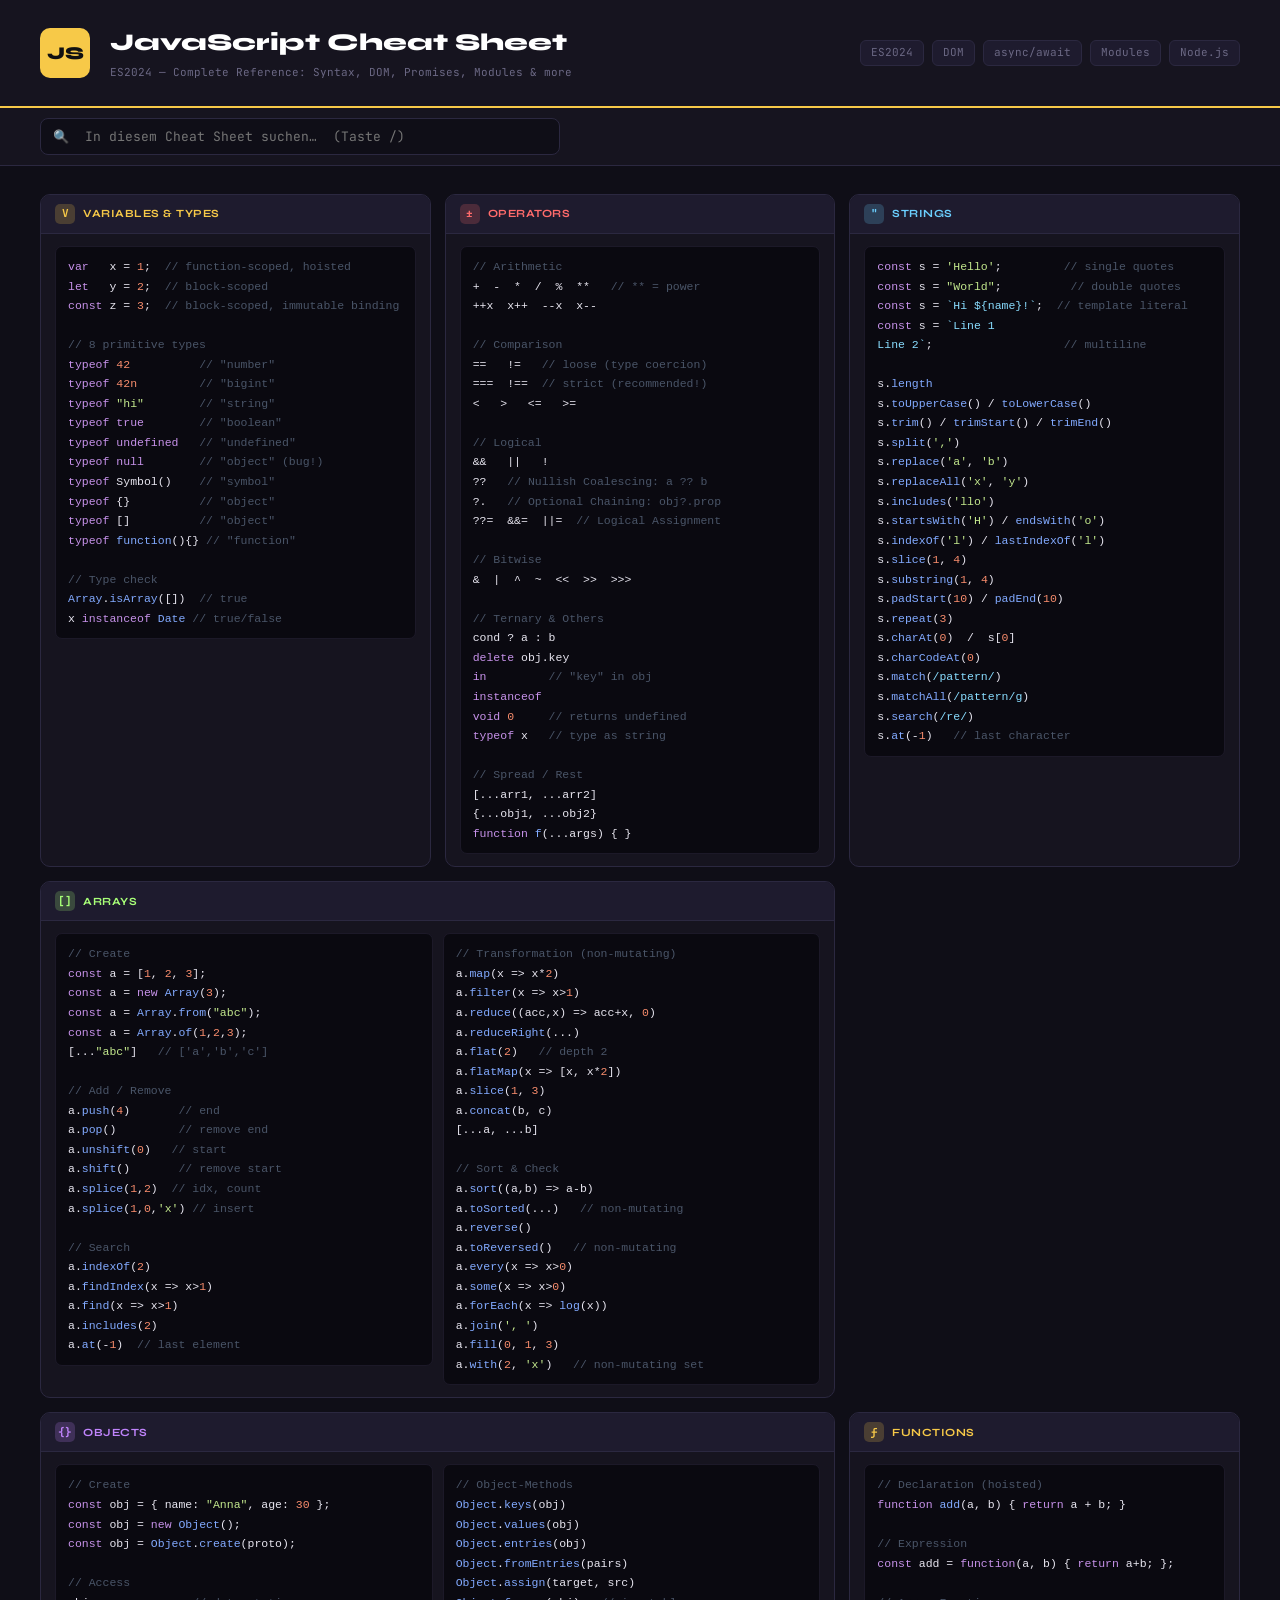
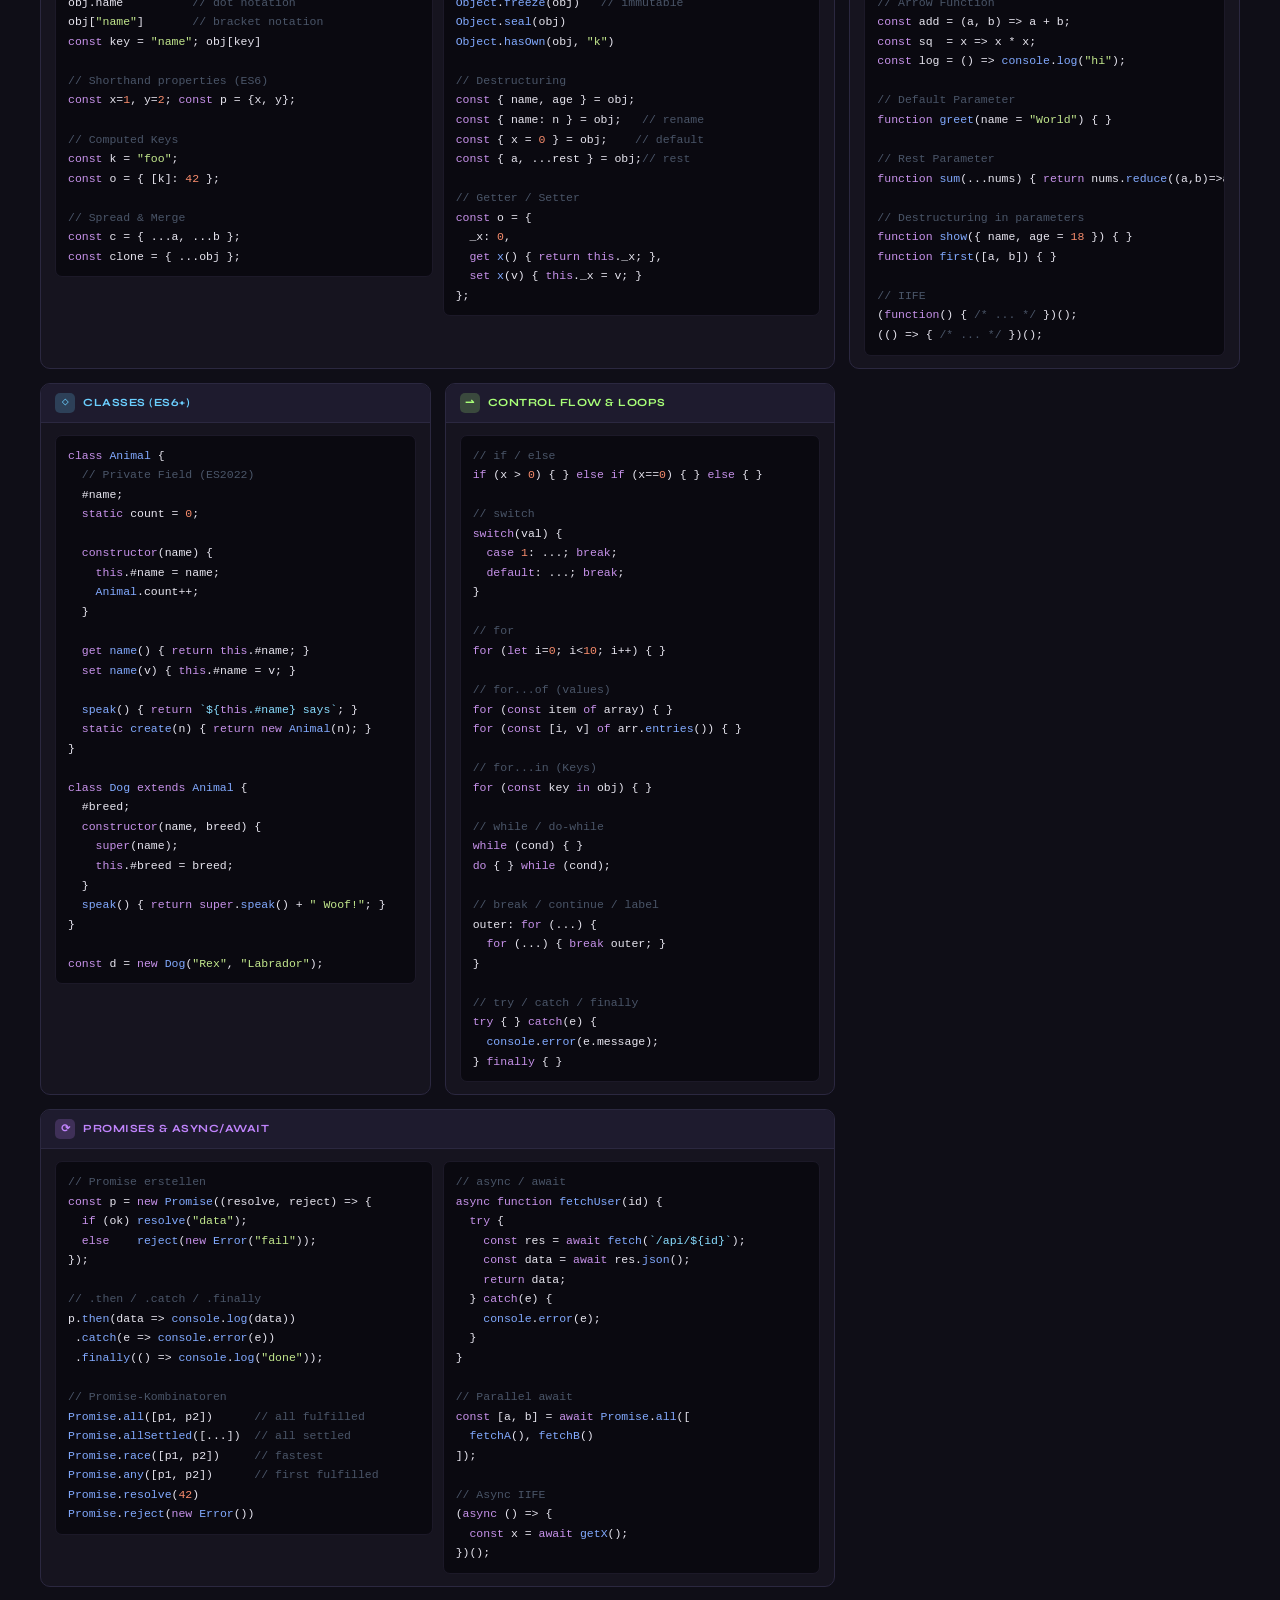
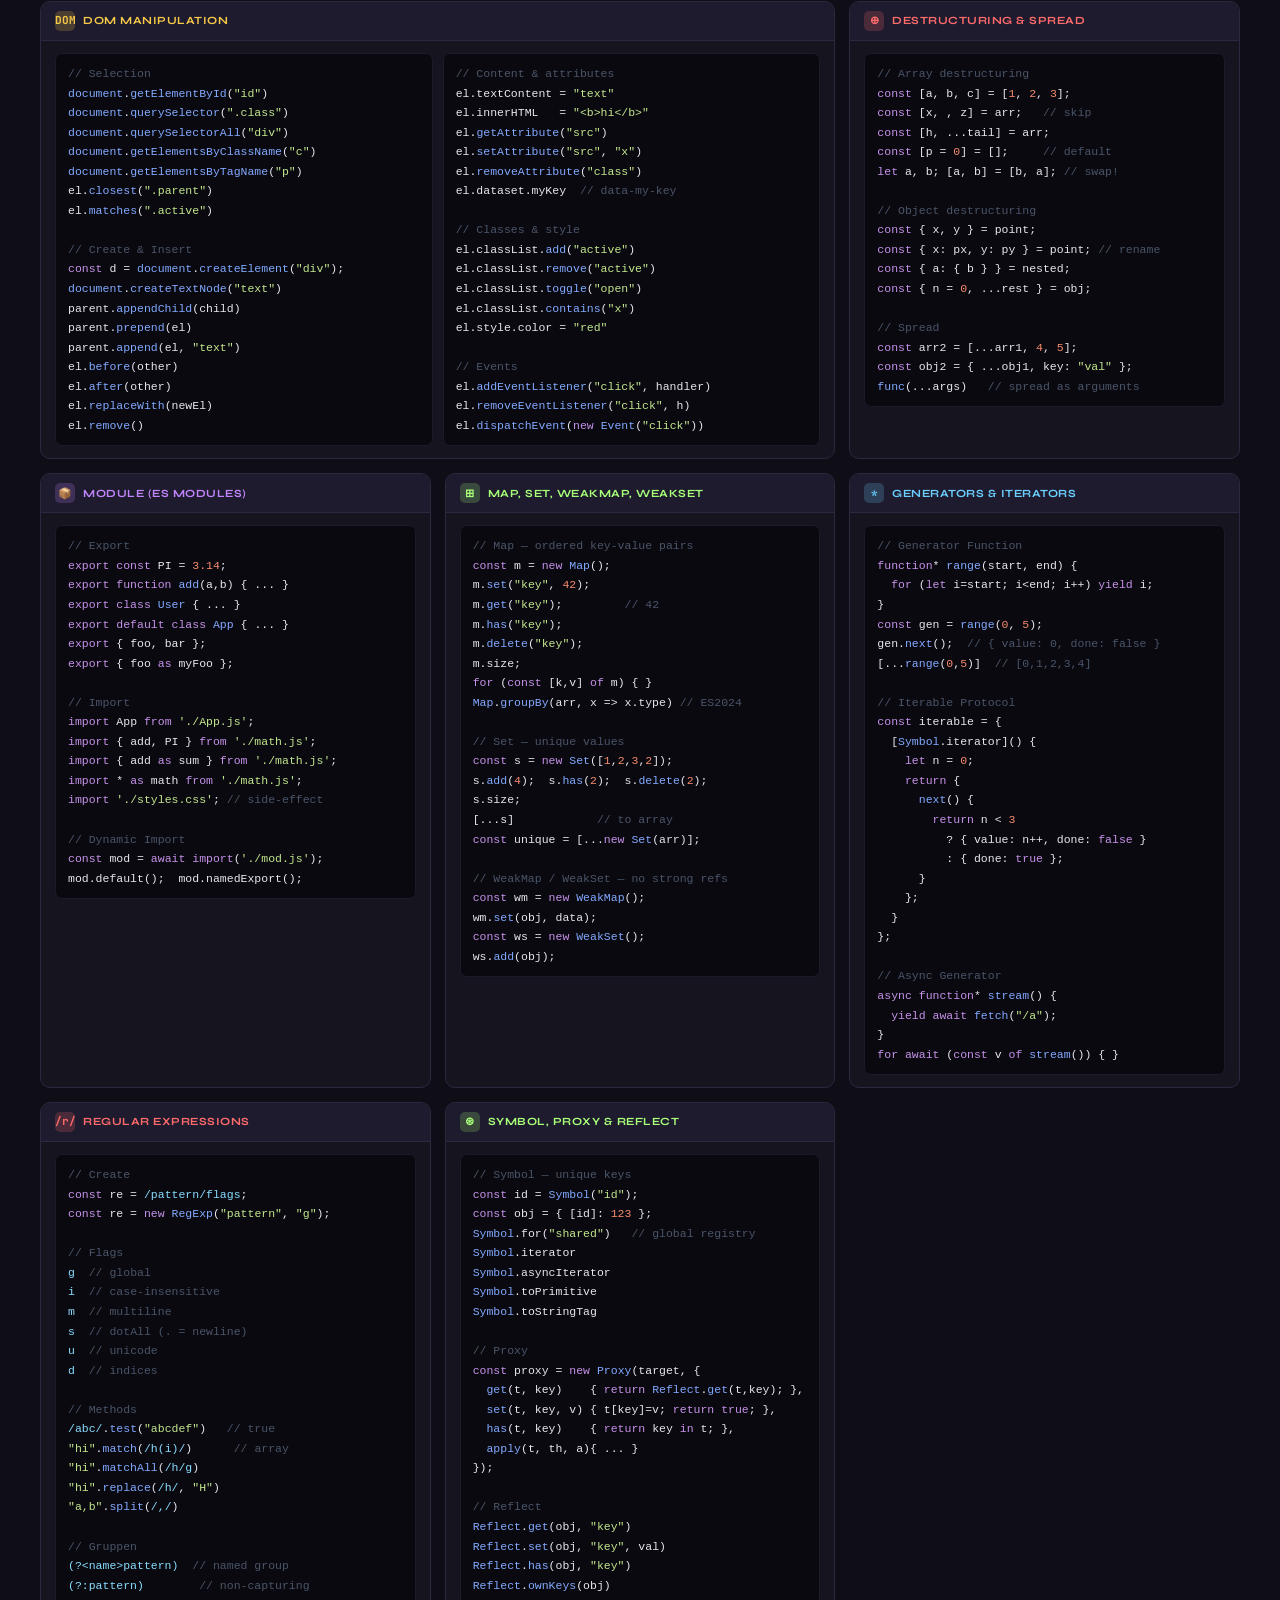
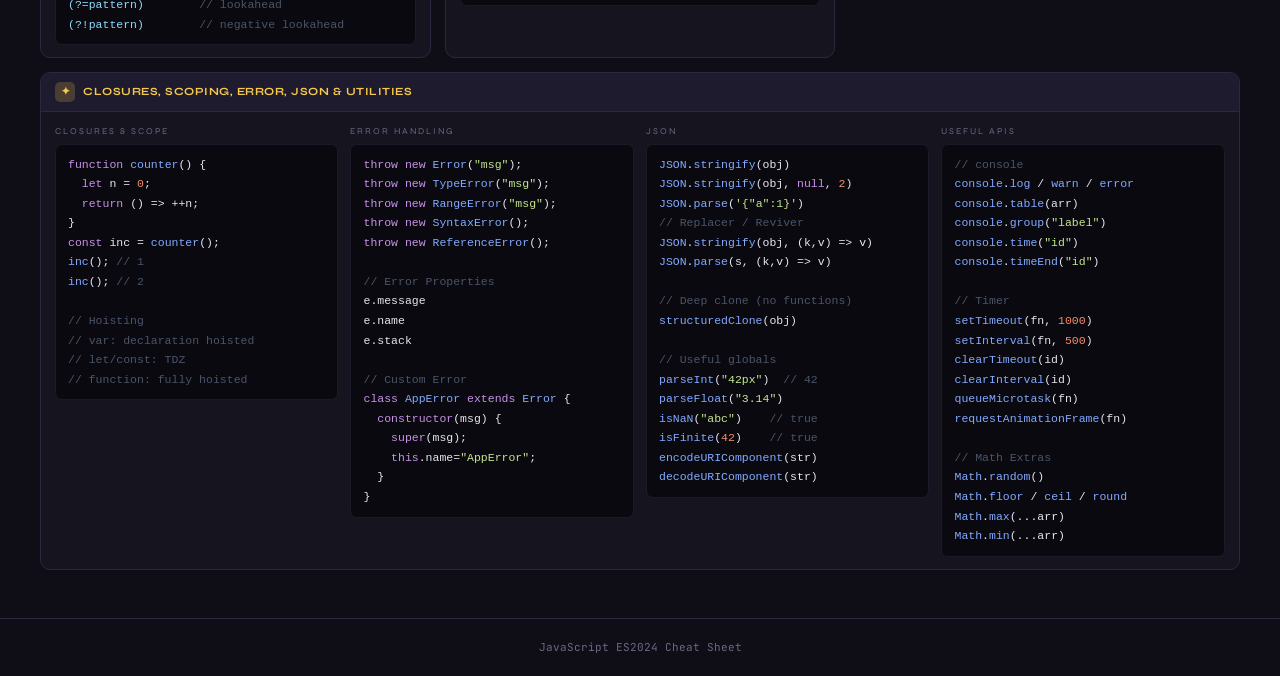
<file: CheatSheets/javascript-cheatsheet.html>
<!DOCTYPE html>
<html lang="en">
<head>
<meta charset="UTF-8">
<meta name="viewport" content="width=device-width, initial-scale=1.0">
<title>JavaScript Cheat Sheet</title>
<link href="https://fonts.googleapis.com/css2?family=JetBrains+Mono:wght@300;400;500;700&family=Syne:wght@400;700;800&display=swap" rel="stylesheet">
<style>
  :root {
    --bg: #0f0e17;
    --surface: #16141f;
    --surface2: #1e1b2e;
    --border: #2b2840;
    --accent: #f7c948;
    --accent2: #ff6b6b;
    --accent3: #6bcfff;
    --accent4: #a8ff78;
    --accent5: #c084fc;
    --text: #e8e6f0;
    --muted: #6b6884;
    --kw: #c792ea;
    --type: #82aaff;
    --string: #c3e88d;
    --num: #f78c6c;
    --comment: #4a5568;
    --fn: #82aaff;
    --op: #89ddff;
  }
  * { margin: 0; padding: 0; box-sizing: border-box; }
  body { font-family: 'JetBrains Mono', monospace; background: var(--bg); color: var(--text); line-height: 1.6; font-size: 13px; }
  header { background: var(--surface); border-bottom: 2px solid var(--accent); padding: 24px 40px; display: flex; align-items: center; gap: 20px; position: sticky; top: 0; z-index: 100; box-shadow: 0 4px 40px rgba(247,201,72,0.1); }
  .logo { width: 50px; height: 50px; background: var(--accent); border-radius: 10px; display: flex; align-items: center; justify-content: center; font-family: 'Syne', sans-serif; font-weight: 800; font-size: 18px; color: #111; flex-shrink: 0; }
  header h1 { font-family: 'Syne', sans-serif; font-size: 24px; font-weight: 800; color: #fff; }
  header p { color: var(--muted); font-size: 11px; margin-top: 2px; }
  .tag-row { margin-left: auto; display: flex; gap: 8px; flex-wrap: wrap; }
  .tag { background: var(--surface2); border: 1px solid var(--border); border-radius: 6px; padding: 3px 10px; font-size: 11px; color: var(--muted); }
  .page { padding: 28px 40px; }
  .grid { display: grid; grid-template-columns: repeat(3, 1fr); gap: 14px; }
  .col-2 { grid-column: span 2; }
  .col-3 { grid-column: span 3; }
  .card { background: var(--surface); border: 1px solid var(--border); border-radius: 10px; overflow: hidden; transition: border-color 0.2s; }
  .card:hover { border-color: var(--accent); }
  .card-header { padding: 9px 14px; display: flex; align-items: center; gap: 8px; border-bottom: 1px solid var(--border); background: var(--surface2); }
  .card-icon { width: 20px; height: 20px; border-radius: 5px; display: flex; align-items: center; justify-content: center; font-size: 11px; font-weight: 700; flex-shrink: 0; }
  .card-title { font-family: 'Syne', sans-serif; font-size: 11px; font-weight: 700; letter-spacing: 0.5px; text-transform: uppercase; }
  .card-body { padding: 12px 14px; }
  pre { background: #0a0910; border-radius: 7px; padding: 10px 12px; overflow-x: auto; font-size: 11.5px; line-height: 1.7; margin-bottom: 8px; border: 1px solid #1c1928; }
  pre:last-child { margin-bottom: 0; }
  .kw { color: var(--kw); } .ty { color: var(--type); } .st { color: var(--string); } .nm { color: var(--num); } .cm { color: var(--comment); } .fn { color: var(--fn); } .op { color: var(--op); }
  .kv-table { width: 100%; border-collapse: collapse; font-size: 11.5px; margin-bottom: 6px; }
  .kv-table td { padding: 4px 7px; border-bottom: 1px solid var(--border); vertical-align: top; }
  .kv-table tr:last-child td { border-bottom: none; }
  .kv-table td:first-child { color: var(--type); white-space: nowrap; font-weight: 500; width: 40%; }
  .kv-table td:last-child { color: var(--muted); }
  .sep { border: none; border-top: 1px solid var(--border); margin: 8px 0; }
  .section-label { font-family: 'Syne', sans-serif; font-size: 9px; text-transform: uppercase; letter-spacing: 2px; color: var(--muted); margin: 10px 0 5px; }
  .section-label:first-child { margin-top: 0; }
  .c-yellow .card-icon { background: rgba(247,201,72,0.2); color: var(--accent); }
  .c-red    .card-icon { background: rgba(255,107,107,0.2); color: var(--accent2); }
  .c-blue   .card-icon { background: rgba(107,207,255,0.2); color: var(--accent3); }
  .c-green  .card-icon { background: rgba(168,255,120,0.2); color: var(--accent4); }
  .c-purple .card-icon { background: rgba(192,132,252,0.2); color: var(--accent5); }
  .c-yellow .card-title { color: var(--accent); }
  .c-red    .card-title { color: var(--accent2); }
  .c-blue   .card-title { color: var(--accent3); }
  .c-green  .card-title { color: var(--accent4); }
  .c-purple .card-title { color: var(--accent5); }
  footer { text-align: center; padding: 20px; color: var(--muted); font-size: 11px; border-top: 1px solid var(--border); margin-top: 20px; }
</style>
</head>
<body>
<header>
  <div class="logo">JS</div>
  <div><h1>JavaScript Cheat Sheet</h1><p>ES2024 — Complete Reference: Syntax, DOM, Promises, Modules & more</p></div>
  <div class="tag-row"><span class="tag">ES2024</span><span class="tag">DOM</span><span class="tag">async/await</span><span class="tag">Modules</span><span class="tag">Node.js</span></div>
</header>
<div class="page"><div class="grid">

<!-- VARIABLES -->
<div class="card c-yellow">
  <div class="card-header"><div class="card-icon">V</div><span class="card-title">Variables &amp; Types</span></div>
  <div class="card-body">
<pre><span class="kw">var</span>   x = <span class="nm">1</span>;  <span class="cm">// function-scoped, hoisted</span>
<span class="kw">let</span>   y = <span class="nm">2</span>;  <span class="cm">// block-scoped</span>
<span class="kw">const</span> z = <span class="nm">3</span>;  <span class="cm">// block-scoped, immutable binding</span>

<span class="cm">// 8 primitive types</span>
<span class="kw">typeof</span> <span class="nm">42</span>          <span class="cm">// "number"</span>
<span class="kw">typeof</span> <span class="nm">42n</span>         <span class="cm">// "bigint"</span>
<span class="kw">typeof</span> <span class="st">"hi"</span>        <span class="cm">// "string"</span>
<span class="kw">typeof</span> <span class="kw">true</span>        <span class="cm">// "boolean"</span>
<span class="kw">typeof</span> <span class="kw">undefined</span>   <span class="cm">// "undefined"</span>
<span class="kw">typeof null</span>        <span class="cm">// "object" (bug!)</span>
<span class="kw">typeof</span> Symbol()    <span class="cm">// "symbol"</span>
<span class="kw">typeof</span> {}          <span class="cm">// "object"</span>
<span class="kw">typeof</span> []          <span class="cm">// "object"</span>
<span class="kw">typeof</span> <span class="fn">function</span>(){} <span class="cm">// "function"</span>

<span class="cm">// Type check</span>
<span class="ty">Array</span>.<span class="fn">isArray</span>([])  <span class="cm">// true</span>
x <span class="kw">instanceof</span> <span class="ty">Date</span> <span class="cm">// true/false</span></pre>
  </div>
</div>

<!-- OPERATORS -->
<div class="card c-red">
  <div class="card-header"><div class="card-icon">±</div><span class="card-title">Operators</span></div>
  <div class="card-body">
<pre><span class="cm">// Arithmetic</span>
+  -  *  /  %  **   <span class="cm">// ** = power</span>
++x  x++  --x  x--

<span class="cm">// Comparison</span>
==   !=   <span class="cm">// loose (type coercion)</span>
===  !==  <span class="cm">// strict (recommended!)</span>
&lt;   &gt;   &lt;=   &gt;=

<span class="cm">// Logical</span>
&amp;&amp;   ||   !
??   <span class="cm">// Nullish Coalescing: a ?? b</span>
?.   <span class="cm">// Optional Chaining: obj?.prop</span>
??=  &amp;&amp;=  ||=  <span class="cm">// Logical Assignment</span>

<span class="cm">// Bitwise</span>
&amp;  |  ^  ~  &lt;&lt;  &gt;&gt;  &gt;&gt;&gt;

<span class="cm">// Ternary &amp; Others</span>
cond ? a : b
<span class="kw">delete</span> obj.key
<span class="kw">in</span>         <span class="cm">// "key" in obj</span>
<span class="kw">instanceof</span>
<span class="kw">void</span> <span class="nm">0</span>     <span class="cm">// returns undefined</span>
<span class="kw">typeof</span> x   <span class="cm">// type as string</span>

<span class="cm">// Spread / Rest</span>
[...arr1, ...arr2]
{...obj1, ...obj2}
<span class="kw">function</span> <span class="fn">f</span>(...args) { }</span></pre>
  </div>
</div>

<!-- STRINGS -->
<div class="card c-blue">
  <div class="card-header"><div class="card-icon">"</div><span class="card-title">Strings</span></div>
  <div class="card-body">
<pre><span class="kw">const</span> s = <span class="st">'Hello'</span>;         <span class="cm">// single quotes</span>
<span class="kw">const</span> s = <span class="st">"World"</span>;          <span class="cm">// double quotes</span>
<span class="kw">const</span> s = <span class="op">`Hi ${name}!`</span>;  <span class="cm">// template literal</span>
<span class="kw">const</span> s = <span class="op">`Line 1
Line 2`</span>;                   <span class="cm">// multiline</span>

s.<span class="fn">length</span>
s.<span class="fn">toUpperCase</span>() / <span class="fn">toLowerCase</span>()
s.<span class="fn">trim</span>() / <span class="fn">trimStart</span>() / <span class="fn">trimEnd</span>()
s.<span class="fn">split</span>(<span class="st">','</span>)
s.<span class="fn">replace</span>(<span class="st">'a'</span>, <span class="st">'b'</span>)
s.<span class="fn">replaceAll</span>(<span class="st">'x'</span>, <span class="st">'y'</span>)
s.<span class="fn">includes</span>(<span class="st">'llo'</span>)
s.<span class="fn">startsWith</span>(<span class="st">'H'</span>) / <span class="fn">endsWith</span>(<span class="st">'o'</span>)
s.<span class="fn">indexOf</span>(<span class="st">'l'</span>) / <span class="fn">lastIndexOf</span>(<span class="st">'l'</span>)
s.<span class="fn">slice</span>(<span class="nm">1</span>, <span class="nm">4</span>)
s.<span class="fn">substring</span>(<span class="nm">1</span>, <span class="nm">4</span>)
s.<span class="fn">padStart</span>(<span class="nm">10</span>) / <span class="fn">padEnd</span>(<span class="nm">10</span>)
s.<span class="fn">repeat</span>(<span class="nm">3</span>)
s.<span class="fn">charAt</span>(<span class="nm">0</span>)  /  s[<span class="nm">0</span>]
s.<span class="fn">charCodeAt</span>(<span class="nm">0</span>)
s.<span class="fn">match</span>(<span class="op">/pattern/</span>)
s.<span class="fn">matchAll</span>(<span class="op">/pattern/g</span>)
s.<span class="fn">search</span>(<span class="op">/re/</span>)
s.<span class="fn">at</span>(-<span class="nm">1</span>)   <span class="cm">// last character</span></pre>
  </div>
</div>

<!-- ARRAYS -->
<div class="card c-green col-2">
  <div class="card-header"><div class="card-icon">[]</div><span class="card-title">Arrays</span></div>
  <div class="card-body">
    <div style="display:grid;grid-template-columns:1fr 1fr;gap:10px;">
      <div>
<pre><span class="cm">// Create</span>
<span class="kw">const</span> a = [<span class="nm">1</span>, <span class="nm">2</span>, <span class="nm">3</span>];
<span class="kw">const</span> a = <span class="kw">new</span> <span class="ty">Array</span>(<span class="nm">3</span>);
<span class="kw">const</span> a = <span class="ty">Array</span>.<span class="fn">from</span>(<span class="st">"abc"</span>);
<span class="kw">const</span> a = <span class="ty">Array</span>.<span class="fn">of</span>(<span class="nm">1</span>,<span class="nm">2</span>,<span class="nm">3</span>);
[...<span class="st">"abc"</span>]   <span class="cm">// ['a','b','c']</span>

<span class="cm">// Add / Remove</span>
a.<span class="fn">push</span>(<span class="nm">4</span>)       <span class="cm">// end</span>
a.<span class="fn">pop</span>()         <span class="cm">// remove end</span>
a.<span class="fn">unshift</span>(<span class="nm">0</span>)   <span class="cm">// start</span>
a.<span class="fn">shift</span>()       <span class="cm">// remove start</span>
a.<span class="fn">splice</span>(<span class="nm">1</span>,<span class="nm">2</span>)  <span class="cm">// idx, count</span>
a.<span class="fn">splice</span>(<span class="nm">1</span>,<span class="nm">0</span>,<span class="st">'x'</span>) <span class="cm">// insert</span>

<span class="cm">// Search</span>
a.<span class="fn">indexOf</span>(<span class="nm">2</span>)
a.<span class="fn">findIndex</span>(x => x><span class="nm">1</span>)
a.<span class="fn">find</span>(x => x><span class="nm">1</span>)
a.<span class="fn">includes</span>(<span class="nm">2</span>)
a.<span class="fn">at</span>(-<span class="nm">1</span>)  <span class="cm">// last element</span></pre>
      </div>
      <div>
<pre><span class="cm">// Transformation (non-mutating)</span>
a.<span class="fn">map</span>(x => x*<span class="nm">2</span>)
a.<span class="fn">filter</span>(x => x><span class="nm">1</span>)
a.<span class="fn">reduce</span>((acc,x) => acc+x, <span class="nm">0</span>)
a.<span class="fn">reduceRight</span>(...)
a.<span class="fn">flat</span>(<span class="nm">2</span>)   <span class="cm">// depth 2</span>
a.<span class="fn">flatMap</span>(x => [x, x*<span class="nm">2</span>])
a.<span class="fn">slice</span>(<span class="nm">1</span>, <span class="nm">3</span>)
a.<span class="fn">concat</span>(b, c)
[...a, ...b]

<span class="cm">// Sort &amp; Check</span>
a.<span class="fn">sort</span>((a,b) => a-b)
a.<span class="fn">toSorted</span>(...)   <span class="cm">// non-mutating</span>
a.<span class="fn">reverse</span>()
a.<span class="fn">toReversed</span>()   <span class="cm">// non-mutating</span>
a.<span class="fn">every</span>(x => x><span class="nm">0</span>)
a.<span class="fn">some</span>(x => x><span class="nm">0</span>)
a.<span class="fn">forEach</span>(x => <span class="fn">log</span>(x))
a.<span class="fn">join</span>(<span class="st">', '</span>)
a.<span class="fn">fill</span>(<span class="nm">0</span>, <span class="nm">1</span>, <span class="nm">3</span>)
a.<span class="fn">with</span>(<span class="nm">2</span>, <span class="st">'x'</span>)   <span class="cm">// non-mutating set</span></pre>
      </div>
    </div>
  </div>
</div>

<!-- OBJECTS -->
<div class="card c-purple col-2">
  <div class="card-header"><div class="card-icon">{}</div><span class="card-title">Objects</span></div>
  <div class="card-body">
    <div style="display:grid;grid-template-columns:1fr 1fr;gap:10px;">
      <div>
<pre><span class="cm">// Create</span>
<span class="kw">const</span> obj = { name: <span class="st">"Anna"</span>, age: <span class="nm">30</span> };
<span class="kw">const</span> obj = <span class="kw">new</span> <span class="ty">Object</span>();
<span class="kw">const</span> obj = <span class="ty">Object</span>.<span class="fn">create</span>(proto);

<span class="cm">// Access</span>
obj.name          <span class="cm">// dot notation</span>
obj[<span class="st">"name"</span>]       <span class="cm">// bracket notation</span>
<span class="kw">const</span> key = <span class="st">"name"</span>; obj[key]

<span class="cm">// Shorthand properties (ES6)</span>
<span class="kw">const</span> x=<span class="nm">1</span>, y=<span class="nm">2</span>; <span class="kw">const</span> p = {x, y};

<span class="cm">// Computed Keys</span>
<span class="kw">const</span> k = <span class="st">"foo"</span>;
<span class="kw">const</span> o = { [k]: <span class="nm">42</span> };

<span class="cm">// Spread &amp; Merge</span>
<span class="kw">const</span> c = { ...a, ...b };
<span class="kw">const</span> clone = { ...obj };</pre>
      </div>
      <div>
<pre><span class="cm">// Object-Methods</span>
<span class="ty">Object</span>.<span class="fn">keys</span>(obj)
<span class="ty">Object</span>.<span class="fn">values</span>(obj)
<span class="ty">Object</span>.<span class="fn">entries</span>(obj)
<span class="ty">Object</span>.<span class="fn">fromEntries</span>(pairs)
<span class="ty">Object</span>.<span class="fn">assign</span>(target, src)
<span class="ty">Object</span>.<span class="fn">freeze</span>(obj)   <span class="cm">// immutable</span>
<span class="ty">Object</span>.<span class="fn">seal</span>(obj)
<span class="ty">Object</span>.<span class="fn">hasOwn</span>(obj, <span class="st">"k"</span>)

<span class="cm">// Destructuring</span>
<span class="kw">const</span> { name, age } = obj;
<span class="kw">const</span> { name: n } = obj;   <span class="cm">// rename</span>
<span class="kw">const</span> { x = <span class="nm">0</span> } = obj;    <span class="cm">// default</span>
<span class="kw">const</span> { a, ...rest } = obj;<span class="cm">// rest</span>

<span class="cm">// Getter / Setter</span>
<span class="kw">const</span> o = {
  _x: <span class="nm">0</span>,
  <span class="kw">get</span> <span class="fn">x</span>() { <span class="kw">return</span> <span class="kw">this</span>._x; },
  <span class="kw">set</span> <span class="fn">x</span>(v) { <span class="kw">this</span>._x = v; }
};</pre>
      </div>
    </div>
  </div>
</div>

<!-- FUNCTIONS -->
<div class="card c-yellow">
  <div class="card-header"><div class="card-icon">ƒ</div><span class="card-title">Functions</span></div>
  <div class="card-body">
<pre><span class="cm">// Declaration (hoisted)</span>
<span class="kw">function</span> <span class="fn">add</span>(a, b) { <span class="kw">return</span> a + b; }

<span class="cm">// Expression</span>
<span class="kw">const</span> add = <span class="kw">function</span>(a, b) { <span class="kw">return</span> a+b; };

<span class="cm">// Arrow Function</span>
<span class="kw">const</span> add = (a, b) => a + b;
<span class="kw">const</span> sq  = x => x * x;
<span class="kw">const</span> log = () => <span class="ty">console</span>.<span class="fn">log</span>(<span class="st">"hi"</span>);

<span class="cm">// Default Parameter</span>
<span class="kw">function</span> <span class="fn">greet</span>(name = <span class="st">"World"</span>) { }

<span class="cm">// Rest Parameter</span>
<span class="kw">function</span> <span class="fn">sum</span>(...nums) { <span class="kw">return</span> nums.<span class="fn">reduce</span>((a,b)=>a+b); }

<span class="cm">// Destructuring in parameters</span>
<span class="kw">function</span> <span class="fn">show</span>({ name, age = <span class="nm">18</span> }) { }
<span class="kw">function</span> <span class="fn">first</span>([a, b]) { }

<span class="cm">// IIFE</span>
(<span class="kw">function</span>() { <span class="cm">/* ... */</span> })();
(() => { <span class="cm">/* ... */</span> })();</pre>
  </div>
</div>

<!-- CLASSES -->
<div class="card c-blue">
  <div class="card-header"><div class="card-icon">◇</div><span class="card-title">Classes (ES6+)</span></div>
  <div class="card-body">
<pre><span class="kw">class</span> <span class="ty">Animal</span> {
  <span class="cm">// Private Field (ES2022)</span>
  #name;
  <span class="kw">static</span> count = <span class="nm">0</span>;

  <span class="kw">constructor</span>(name) {
    <span class="kw">this</span>.#name = name;
    <span class="ty">Animal</span>.count++;
  }

  <span class="kw">get</span> <span class="fn">name</span>() { <span class="kw">return</span> <span class="kw">this</span>.#name; }
  <span class="kw">set</span> <span class="fn">name</span>(v) { <span class="kw">this</span>.#name = v; }

  <span class="fn">speak</span>() { <span class="kw">return</span> <span class="op">`${<span class="kw">this</span>.#name} says`</span>; }
  <span class="kw">static</span> <span class="fn">create</span>(n) { <span class="kw">return new</span> <span class="ty">Animal</span>(n); }
}

<span class="kw">class</span> <span class="ty">Dog</span> <span class="kw">extends</span> <span class="ty">Animal</span> {
  #breed;
  <span class="kw">constructor</span>(name, breed) {
    <span class="kw">super</span>(name);
    <span class="kw">this</span>.#breed = breed;
  }
  <span class="fn">speak</span>() { <span class="kw">return super</span>.<span class="fn">speak</span>() + <span class="st">" Woof!"</span>; }
}

<span class="kw">const</span> d = <span class="kw">new</span> <span class="ty">Dog</span>(<span class="st">"Rex"</span>, <span class="st">"Labrador"</span>);</pre>
  </div>
</div>

<!-- CONTROL FLOW -->
<div class="card c-green">
  <div class="card-header"><div class="card-icon">⇀</div><span class="card-title">Control Flow &amp; Loops</span></div>
  <div class="card-body">
<pre><span class="cm">// if / else</span>
<span class="kw">if</span> (x > <span class="nm">0</span>) { } <span class="kw">else if</span> (x==<span class="nm">0</span>) { } <span class="kw">else</span> { }

<span class="cm">// switch</span>
<span class="kw">switch</span>(val) {
  <span class="kw">case</span> <span class="nm">1</span>: ...; <span class="kw">break</span>;
  <span class="kw">default</span>: ...; <span class="kw">break</span>;
}

<span class="cm">// for</span>
<span class="kw">for</span> (<span class="kw">let</span> i=<span class="nm">0</span>; i&lt;<span class="nm">10</span>; i++) { }

<span class="cm">// for...of (values)</span>
<span class="kw">for</span> (<span class="kw">const</span> item <span class="kw">of</span> array) { }
<span class="kw">for</span> (<span class="kw">const</span> [i, v] <span class="kw">of</span> arr.<span class="fn">entries</span>()) { }

<span class="cm">// for...in (Keys)</span>
<span class="kw">for</span> (<span class="kw">const</span> key <span class="kw">in</span> obj) { }

<span class="cm">// while / do-while</span>
<span class="kw">while</span> (cond) { }
<span class="kw">do</span> { } <span class="kw">while</span> (cond);

<span class="cm">// break / continue / label</span>
outer: <span class="kw">for</span> (...) {
  <span class="kw">for</span> (...) { <span class="kw">break</span> outer; }
}

<span class="cm">// try / catch / finally</span>
<span class="kw">try</span> { } <span class="kw">catch</span>(e) {
  <span class="ty">console</span>.<span class="fn">error</span>(e.message);
} <span class="kw">finally</span> { }</pre>
  </div>
</div>

<!-- PROMISES & ASYNC -->
<div class="card c-purple col-2">
  <div class="card-header"><div class="card-icon">⟳</div><span class="card-title">Promises &amp; async/await</span></div>
  <div class="card-body">
    <div style="display:grid;grid-template-columns:1fr 1fr;gap:10px;">
      <div>
<pre><span class="cm">// Promise erstellen</span>
<span class="kw">const</span> p = <span class="kw">new</span> <span class="ty">Promise</span>((resolve, reject) => {
  <span class="kw">if</span> (ok) <span class="fn">resolve</span>(<span class="st">"data"</span>);
  <span class="kw">else</span>    <span class="fn">reject</span>(<span class="kw">new</span> <span class="ty">Error</span>(<span class="st">"fail"</span>));
});

<span class="cm">// .then / .catch / .finally</span>
p.<span class="fn">then</span>(data => <span class="ty">console</span>.<span class="fn">log</span>(data))
 .<span class="fn">catch</span>(e => <span class="ty">console</span>.<span class="fn">error</span>(e))
 .<span class="fn">finally</span>(() => <span class="ty">console</span>.<span class="fn">log</span>(<span class="st">"done"</span>));

<span class="cm">// Promise-Kombinatoren</span>
<span class="ty">Promise</span>.<span class="fn">all</span>([p1, p2])      <span class="cm">// all fulfilled</span>
<span class="ty">Promise</span>.<span class="fn">allSettled</span>([...])  <span class="cm">// all settled</span>
<span class="ty">Promise</span>.<span class="fn">race</span>([p1, p2])     <span class="cm">// fastest</span>
<span class="ty">Promise</span>.<span class="fn">any</span>([p1, p2])      <span class="cm">// first fulfilled</span>
<span class="ty">Promise</span>.<span class="fn">resolve</span>(<span class="nm">42</span>)
<span class="ty">Promise</span>.<span class="fn">reject</span>(<span class="kw">new</span> <span class="ty">Error</span>())</pre>
      </div>
      <div>
<pre><span class="cm">// async / await</span>
<span class="kw">async function</span> <span class="fn">fetchUser</span>(id) {
  <span class="kw">try</span> {
    <span class="kw">const</span> res = <span class="kw">await</span> <span class="fn">fetch</span>(<span class="op">`/api/${id}`</span>);
    <span class="kw">const</span> data = <span class="kw">await</span> res.<span class="fn">json</span>();
    <span class="kw">return</span> data;
  } <span class="kw">catch</span>(e) {
    <span class="ty">console</span>.<span class="fn">error</span>(e);
  }
}

<span class="cm">// Parallel await</span>
<span class="kw">const</span> [a, b] = <span class="kw">await</span> <span class="ty">Promise</span>.<span class="fn">all</span>([
  <span class="fn">fetchA</span>(), <span class="fn">fetchB</span>()
]);

<span class="cm">// Async IIFE</span>
(<span class="kw">async</span> () => {
  <span class="kw">const</span> x = <span class="kw">await</span> <span class="fn">getX</span>();
})();</pre>
      </div>
    </div>
  </div>
</div>

<!-- DOM -->
<div class="card c-yellow col-2">
  <div class="card-header"><div class="card-icon">DOM</div><span class="card-title">DOM Manipulation</span></div>
  <div class="card-body">
    <div style="display:grid;grid-template-columns:1fr 1fr;gap:10px;">
      <div>
<pre><span class="cm">// Selection</span>
<span class="ty">document</span>.<span class="fn">getElementById</span>(<span class="st">"id"</span>)
<span class="ty">document</span>.<span class="fn">querySelector</span>(<span class="st">".class"</span>)
<span class="ty">document</span>.<span class="fn">querySelectorAll</span>(<span class="st">"div"</span>)
<span class="ty">document</span>.<span class="fn">getElementsByClassName</span>(<span class="st">"c"</span>)
<span class="ty">document</span>.<span class="fn">getElementsByTagName</span>(<span class="st">"p"</span>)
el.<span class="fn">closest</span>(<span class="st">".parent"</span>)
el.<span class="fn">matches</span>(<span class="st">".active"</span>)

<span class="cm">// Create &amp; Insert</span>
<span class="kw">const</span> d = <span class="ty">document</span>.<span class="fn">createElement</span>(<span class="st">"div"</span>);
<span class="ty">document</span>.<span class="fn">createTextNode</span>(<span class="st">"text"</span>)
parent.<span class="fn">appendChild</span>(child)
parent.<span class="fn">prepend</span>(el)
parent.<span class="fn">append</span>(el, <span class="st">"text"</span>)
el.<span class="fn">before</span>(other)
el.<span class="fn">after</span>(other)
el.<span class="fn">replaceWith</span>(newEl)
el.<span class="fn">remove</span>()</pre>
      </div>
      <div>
<pre><span class="cm">// Content &amp; attributes</span>
el.textContent = <span class="st">"text"</span>
el.innerHTML   = <span class="st">"&lt;b&gt;hi&lt;/b&gt;"</span>
el.<span class="fn">getAttribute</span>(<span class="st">"src"</span>)
el.<span class="fn">setAttribute</span>(<span class="st">"src"</span>, <span class="st">"x"</span>)
el.<span class="fn">removeAttribute</span>(<span class="st">"class"</span>)
el.dataset.myKey  <span class="cm">// data-my-key</span>

<span class="cm">// Classes &amp; style</span>
el.classList.<span class="fn">add</span>(<span class="st">"active"</span>)
el.classList.<span class="fn">remove</span>(<span class="st">"active"</span>)
el.classList.<span class="fn">toggle</span>(<span class="st">"open"</span>)
el.classList.<span class="fn">contains</span>(<span class="st">"x"</span>)
el.style.color = <span class="st">"red"</span>

<span class="cm">// Events</span>
el.<span class="fn">addEventListener</span>(<span class="st">"click"</span>, handler)
el.<span class="fn">removeEventListener</span>(<span class="st">"click"</span>, h)
el.<span class="fn">dispatchEvent</span>(<span class="kw">new</span> <span class="ty">Event</span>(<span class="st">"click"</span>))</pre>
      </div>
    </div>
  </div>
</div>

<!-- DESTRUCTURING & SPREAD -->
<div class="card c-red">
  <div class="card-header"><div class="card-icon">⊕</div><span class="card-title">Destructuring &amp; Spread</span></div>
  <div class="card-body">
<pre><span class="cm">// Array destructuring</span>
<span class="kw">const</span> [a, b, c] = [<span class="nm">1</span>, <span class="nm">2</span>, <span class="nm">3</span>];
<span class="kw">const</span> [x, , z] = arr;   <span class="cm">// skip</span>
<span class="kw">const</span> [h, ...tail] = arr;
<span class="kw">const</span> [p = <span class="nm">0</span>] = [];     <span class="cm">// default</span>
<span class="kw">let</span> a, b; [a, b] = [b, a]; <span class="cm">// swap!</span>

<span class="cm">// Object destructuring</span>
<span class="kw">const</span> { x, y } = point;
<span class="kw">const</span> { x: px, y: py } = point; <span class="cm">// rename</span>
<span class="kw">const</span> { a: { b } } = nested;
<span class="kw">const</span> { n = <span class="nm">0</span>, ...rest } = obj;

<span class="cm">// Spread</span>
<span class="kw">const</span> arr2 = [...arr1, <span class="nm">4</span>, <span class="nm">5</span>];
<span class="kw">const</span> obj2 = { ...obj1, key: <span class="st">"val"</span> };
<span class="fn">func</span>(...args)   <span class="cm">// spread as arguments</span></pre>
  </div>
</div>

<!-- MODULES -->
<div class="card c-purple">
  <div class="card-header"><div class="card-icon">📦</div><span class="card-title">Module (ES Modules)</span></div>
  <div class="card-body">
<pre><span class="cm">// Export</span>
<span class="kw">export const</span> PI = <span class="nm">3.14</span>;
<span class="kw">export function</span> <span class="fn">add</span>(a,b) { ... }
<span class="kw">export class</span> <span class="ty">User</span> { ... }
<span class="kw">export default</span> <span class="kw">class</span> <span class="ty">App</span> { ... }
<span class="kw">export</span> { foo, bar };
<span class="kw">export</span> { foo <span class="kw">as</span> myFoo };

<span class="cm">// Import</span>
<span class="kw">import</span> App <span class="kw">from</span> <span class="st">'./App.js'</span>;
<span class="kw">import</span> { add, PI } <span class="kw">from</span> <span class="st">'./math.js'</span>;
<span class="kw">import</span> { add <span class="kw">as</span> sum } <span class="kw">from</span> <span class="st">'./math.js'</span>;
<span class="kw">import</span> * <span class="kw">as</span> math <span class="kw">from</span> <span class="st">'./math.js'</span>;
<span class="kw">import</span> <span class="st">'./styles.css'</span>; <span class="cm">// side-effect</span>

<span class="cm">// Dynamic Import</span>
<span class="kw">const</span> mod = <span class="kw">await import</span>(<span class="st">'./mod.js'</span>);
mod.default();  mod.namedExport();</pre>
  </div>
</div>

<!-- MAP SET -->
<div class="card c-green">
  <div class="card-header"><div class="card-icon">⊞</div><span class="card-title">Map, Set, WeakMap, WeakSet</span></div>
  <div class="card-body">
<pre><span class="cm">// Map — ordered key-value pairs</span>
<span class="kw">const</span> m = <span class="kw">new</span> <span class="ty">Map</span>();
m.<span class="fn">set</span>(<span class="st">"key"</span>, <span class="nm">42</span>);
m.<span class="fn">get</span>(<span class="st">"key"</span>);         <span class="cm">// 42</span>
m.<span class="fn">has</span>(<span class="st">"key"</span>);
m.<span class="fn">delete</span>(<span class="st">"key"</span>);
m.size;
<span class="kw">for</span> (<span class="kw">const</span> [k,v] <span class="kw">of</span> m) { }
<span class="ty">Map</span>.<span class="fn">groupBy</span>(arr, x => x.type) <span class="cm">// ES2024</span>

<span class="cm">// Set — unique values</span>
<span class="kw">const</span> s = <span class="kw">new</span> <span class="ty">Set</span>([<span class="nm">1</span>,<span class="nm">2</span>,<span class="nm">3</span>,<span class="nm">2</span>]);
s.<span class="fn">add</span>(<span class="nm">4</span>);  s.<span class="fn">has</span>(<span class="nm">2</span>);  s.<span class="fn">delete</span>(<span class="nm">2</span>);
s.size;
[...s]            <span class="cm">// to array</span>
<span class="kw">const</span> unique = [...<span class="kw">new</span> <span class="ty">Set</span>(arr)];

<span class="cm">// WeakMap / WeakSet — no strong refs</span>
<span class="kw">const</span> wm = <span class="kw">new</span> <span class="ty">WeakMap</span>();
wm.<span class="fn">set</span>(obj, data);
<span class="kw">const</span> ws = <span class="kw">new</span> <span class="ty">WeakSet</span>();
ws.<span class="fn">add</span>(obj);</pre>
  </div>
</div>

<!-- GENERATORS & ITERATORS -->
<div class="card c-blue">
  <div class="card-header"><div class="card-icon">*</div><span class="card-title">Generators &amp; Iterators</span></div>
  <div class="card-body">
<pre><span class="cm">// Generator Function</span>
<span class="kw">function</span>* <span class="fn">range</span>(start, end) {
  <span class="kw">for</span> (<span class="kw">let</span> i=start; i&lt;end; i++) <span class="kw">yield</span> i;
}
<span class="kw">const</span> gen = <span class="fn">range</span>(<span class="nm">0</span>, <span class="nm">5</span>);
gen.<span class="fn">next</span>();  <span class="cm">// { value: 0, done: false }</span>
[...<span class="fn">range</span>(<span class="nm">0</span>,<span class="nm">5</span>)]  <span class="cm">// [0,1,2,3,4]</span>

<span class="cm">// Iterable Protocol</span>
<span class="kw">const</span> iterable = {
  [<span class="ty">Symbol</span>.iterator]() {
    <span class="kw">let</span> n = <span class="nm">0</span>;
    <span class="kw">return</span> {
      <span class="fn">next</span>() {
        <span class="kw">return</span> n &lt; <span class="nm">3</span>
          ? { value: n++, done: <span class="kw">false</span> }
          : { done: <span class="kw">true</span> };
      }
    };
  }
};

<span class="cm">// Async Generator</span>
<span class="kw">async function</span>* <span class="fn">stream</span>() {
  <span class="kw">yield await</span> <span class="fn">fetch</span>(<span class="st">"/a"</span>);
}
<span class="kw">for await</span> (<span class="kw">const</span> v <span class="kw">of</span> <span class="fn">stream</span>()) { }</pre>
  </div>
</div>

<!-- REGEX -->
<div class="card c-red">
  <div class="card-header"><div class="card-icon">/r/</div><span class="card-title">Regular Expressions</span></div>
  <div class="card-body">
<pre><span class="cm">// Create</span>
<span class="kw">const</span> re = <span class="op">/pattern/flags</span>;
<span class="kw">const</span> re = <span class="kw">new</span> <span class="ty">RegExp</span>(<span class="st">"pattern"</span>, <span class="st">"g"</span>);

<span class="cm">// Flags</span>
<span class="op">g</span>  <span class="cm">// global</span>
<span class="op">i</span>  <span class="cm">// case-insensitive</span>
<span class="op">m</span>  <span class="cm">// multiline</span>
<span class="op">s</span>  <span class="cm">// dotAll (. = newline)</span>
<span class="op">u</span>  <span class="cm">// unicode</span>
<span class="op">d</span>  <span class="cm">// indices</span>

<span class="cm">// Methods</span>
<span class="op">/abc/</span>.<span class="fn">test</span>(<span class="st">"abcdef"</span>)   <span class="cm">// true</span>
<span class="st">"hi"</span>.<span class="fn">match</span>(<span class="op">/h(i)/</span>)      <span class="cm">// array</span>
<span class="st">"hi"</span>.<span class="fn">matchAll</span>(<span class="op">/h/g</span>)
<span class="st">"hi"</span>.<span class="fn">replace</span>(<span class="op">/h/</span>, <span class="st">"H"</span>)
<span class="st">"a,b"</span>.<span class="fn">split</span>(<span class="op">/,/</span>)

<span class="cm">// Gruppen</span>
<span class="op">(?&lt;name&gt;pattern)</span>  <span class="cm">// named group</span>
<span class="op">(?:pattern)</span>        <span class="cm">// non-capturing</span>
<span class="op">(?=pattern)</span>        <span class="cm">// lookahead</span>
<span class="op">(?!pattern)</span>        <span class="cm">// negative lookahead</span></pre>
  </div>
</div>

<!-- SYMBOLS PROXIES -->
<div class="card c-green">
  <div class="card-header"><div class="card-icon">⊛</div><span class="card-title">Symbol, Proxy &amp; Reflect</span></div>
  <div class="card-body">
<pre><span class="cm">// Symbol — unique keys</span>
<span class="kw">const</span> id = <span class="ty">Symbol</span>(<span class="st">"id"</span>);
<span class="kw">const</span> obj = { [id]: <span class="nm">123</span> };
<span class="ty">Symbol</span>.for(<span class="st">"shared"</span>)   <span class="cm">// global registry</span>
<span class="ty">Symbol</span>.iterator
<span class="ty">Symbol</span>.asyncIterator
<span class="ty">Symbol</span>.toPrimitive
<span class="ty">Symbol</span>.toStringTag

<span class="cm">// Proxy</span>
<span class="kw">const</span> proxy = <span class="kw">new</span> <span class="ty">Proxy</span>(target, {
  <span class="fn">get</span>(t, key)    { <span class="kw">return</span> <span class="ty">Reflect</span>.<span class="fn">get</span>(t,key); },
  <span class="fn">set</span>(t, key, v) { t[key]=v; <span class="kw">return true</span>; },
  <span class="fn">has</span>(t, key)    { <span class="kw">return</span> key <span class="kw">in</span> t; },
  <span class="fn">apply</span>(t, th, a){ ... }
});

<span class="cm">// Reflect</span>
<span class="ty">Reflect</span>.<span class="fn">get</span>(obj, <span class="st">"key"</span>)
<span class="ty">Reflect</span>.<span class="fn">set</span>(obj, <span class="st">"key"</span>, val)
<span class="ty">Reflect</span>.<span class="fn">has</span>(obj, <span class="st">"key"</span>)
<span class="ty">Reflect</span>.<span class="fn">ownKeys</span>(obj)</pre>
  </div>
</div>

<!-- ERROR & CLOSURES -->
<div class="card c-yellow col-3">
  <div class="card-header"><div class="card-icon">✦</div><span class="card-title">Closures, Scoping, Error, JSON &amp; Utilities</span></div>
  <div class="card-body">
    <div style="display:grid;grid-template-columns:repeat(4,1fr);gap:12px;">
      <div>
        <div class="section-label">Closures &amp; Scope</div>
<pre><span class="kw">function</span> <span class="fn">counter</span>() {
  <span class="kw">let</span> n = <span class="nm">0</span>;
  <span class="kw">return</span> () => ++n;
}
<span class="kw">const</span> inc = <span class="fn">counter</span>();
<span class="fn">inc</span>(); <span class="cm">// 1</span>
<span class="fn">inc</span>(); <span class="cm">// 2</span>

<span class="cm">// Hoisting</span>
<span class="cm">// var: declaration hoisted</span>
<span class="cm">// let/const: TDZ</span>
<span class="cm">// function: fully hoisted</span></pre>
      </div>
      <div>
        <div class="section-label">Error Handling</div>
<pre><span class="kw">throw new</span> <span class="ty">Error</span>(<span class="st">"msg"</span>);
<span class="kw">throw new</span> <span class="ty">TypeError</span>(<span class="st">"msg"</span>);
<span class="kw">throw new</span> <span class="ty">RangeError</span>(<span class="st">"msg"</span>);
<span class="kw">throw new</span> <span class="ty">SyntaxError</span>();
<span class="kw">throw new</span> <span class="ty">ReferenceError</span>();

<span class="cm">// Error Properties</span>
e.message
e.name
e.stack

<span class="cm">// Custom Error</span>
<span class="kw">class</span> <span class="ty">AppError</span> <span class="kw">extends</span> <span class="ty">Error</span> {
  <span class="kw">constructor</span>(msg) {
    <span class="kw">super</span>(msg);
    <span class="kw">this</span>.name=<span class="st">"AppError"</span>;
  }
}</pre>
      </div>
      <div>
        <div class="section-label">JSON</div>
<pre><span class="ty">JSON</span>.<span class="fn">stringify</span>(obj)
<span class="ty">JSON</span>.<span class="fn">stringify</span>(obj, <span class="kw">null</span>, <span class="nm">2</span>)
<span class="ty">JSON</span>.<span class="fn">parse</span>(<span class="st">'{"a":1}'</span>)
<span class="cm">// Replacer / Reviver</span>
<span class="ty">JSON</span>.<span class="fn">stringify</span>(obj, (k,v) => v)
<span class="ty">JSON</span>.<span class="fn">parse</span>(s, (k,v) => v)

<span class="cm">// Deep clone (no functions)</span>
<span class="ty">structuredClone</span>(obj)

<span class="cm">// Useful globals</span>
<span class="fn">parseInt</span>(<span class="st">"42px"</span>)  <span class="cm">// 42</span>
<span class="fn">parseFloat</span>(<span class="st">"3.14"</span>)
<span class="fn">isNaN</span>(<span class="st">"abc"</span>)    <span class="cm">// true</span>
<span class="fn">isFinite</span>(<span class="nm">42</span>)    <span class="cm">// true</span>
<span class="fn">encodeURIComponent</span>(str)
<span class="fn">decodeURIComponent</span>(str)</pre>
      </div>
      <div>
        <div class="section-label">Useful APIs</div>
<pre><span class="cm">// console</span>
<span class="ty">console</span>.<span class="fn">log</span> / <span class="fn">warn</span> / <span class="fn">error</span>
<span class="ty">console</span>.<span class="fn">table</span>(arr)
<span class="ty">console</span>.<span class="fn">group</span>(<span class="st">"label"</span>)
<span class="ty">console</span>.<span class="fn">time</span>(<span class="st">"id"</span>)
<span class="ty">console</span>.<span class="fn">timeEnd</span>(<span class="st">"id"</span>)

<span class="cm">// Timer</span>
<span class="fn">setTimeout</span>(fn, <span class="nm">1000</span>)
<span class="fn">setInterval</span>(fn, <span class="nm">500</span>)
<span class="fn">clearTimeout</span>(id)
<span class="fn">clearInterval</span>(id)
<span class="fn">queueMicrotask</span>(fn)
<span class="fn">requestAnimationFrame</span>(fn)

<span class="cm">// Math Extras</span>
<span class="ty">Math</span>.<span class="fn">random</span>()
<span class="ty">Math</span>.<span class="fn">floor</span> / <span class="fn">ceil</span> / <span class="fn">round</span>
<span class="ty">Math</span>.<span class="fn">max</span>(...arr)
<span class="ty">Math</span>.<span class="fn">min</span>(...arr)</pre>
      </div>
    </div>
  </div>
</div>

</div></div>
<footer>JavaScript ES2024 Cheat Sheet</footer>
<script src="../assets/js/cheatsheet-search.js"></script>
</body></html>
</file>
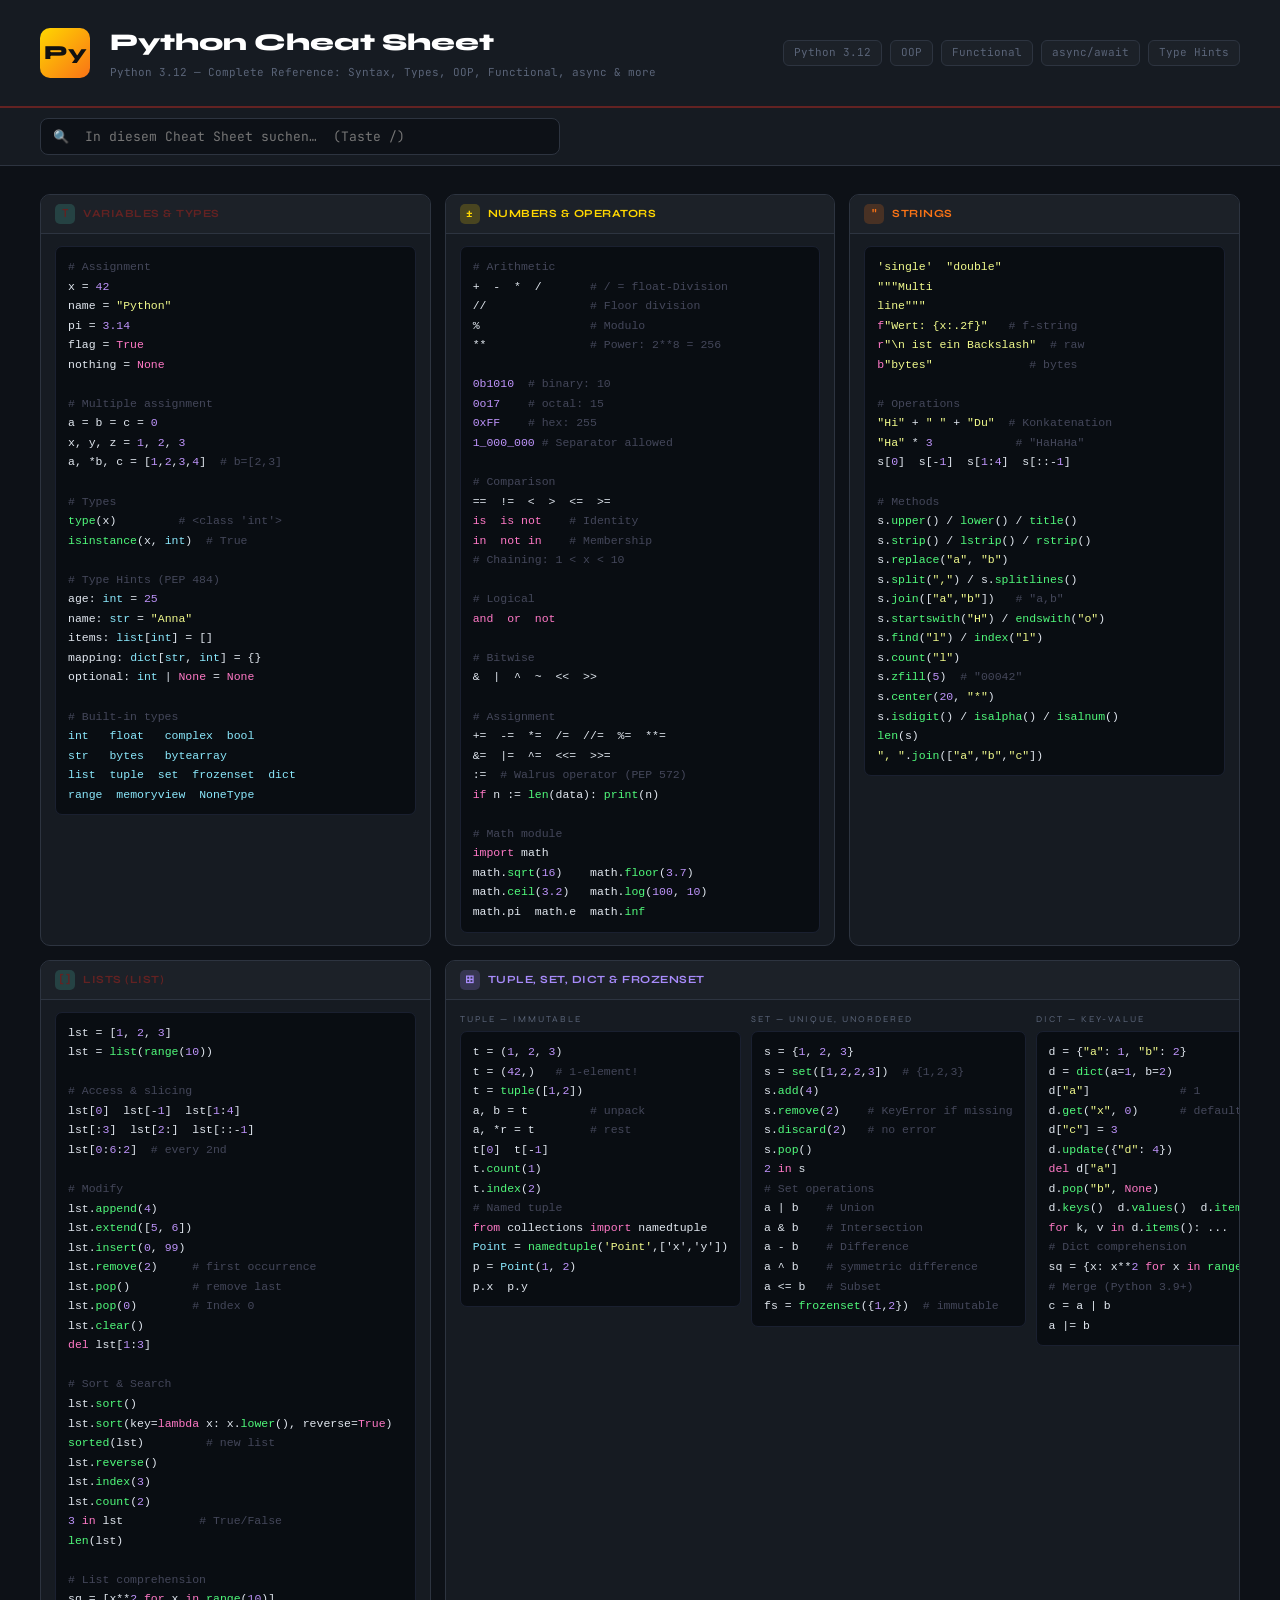
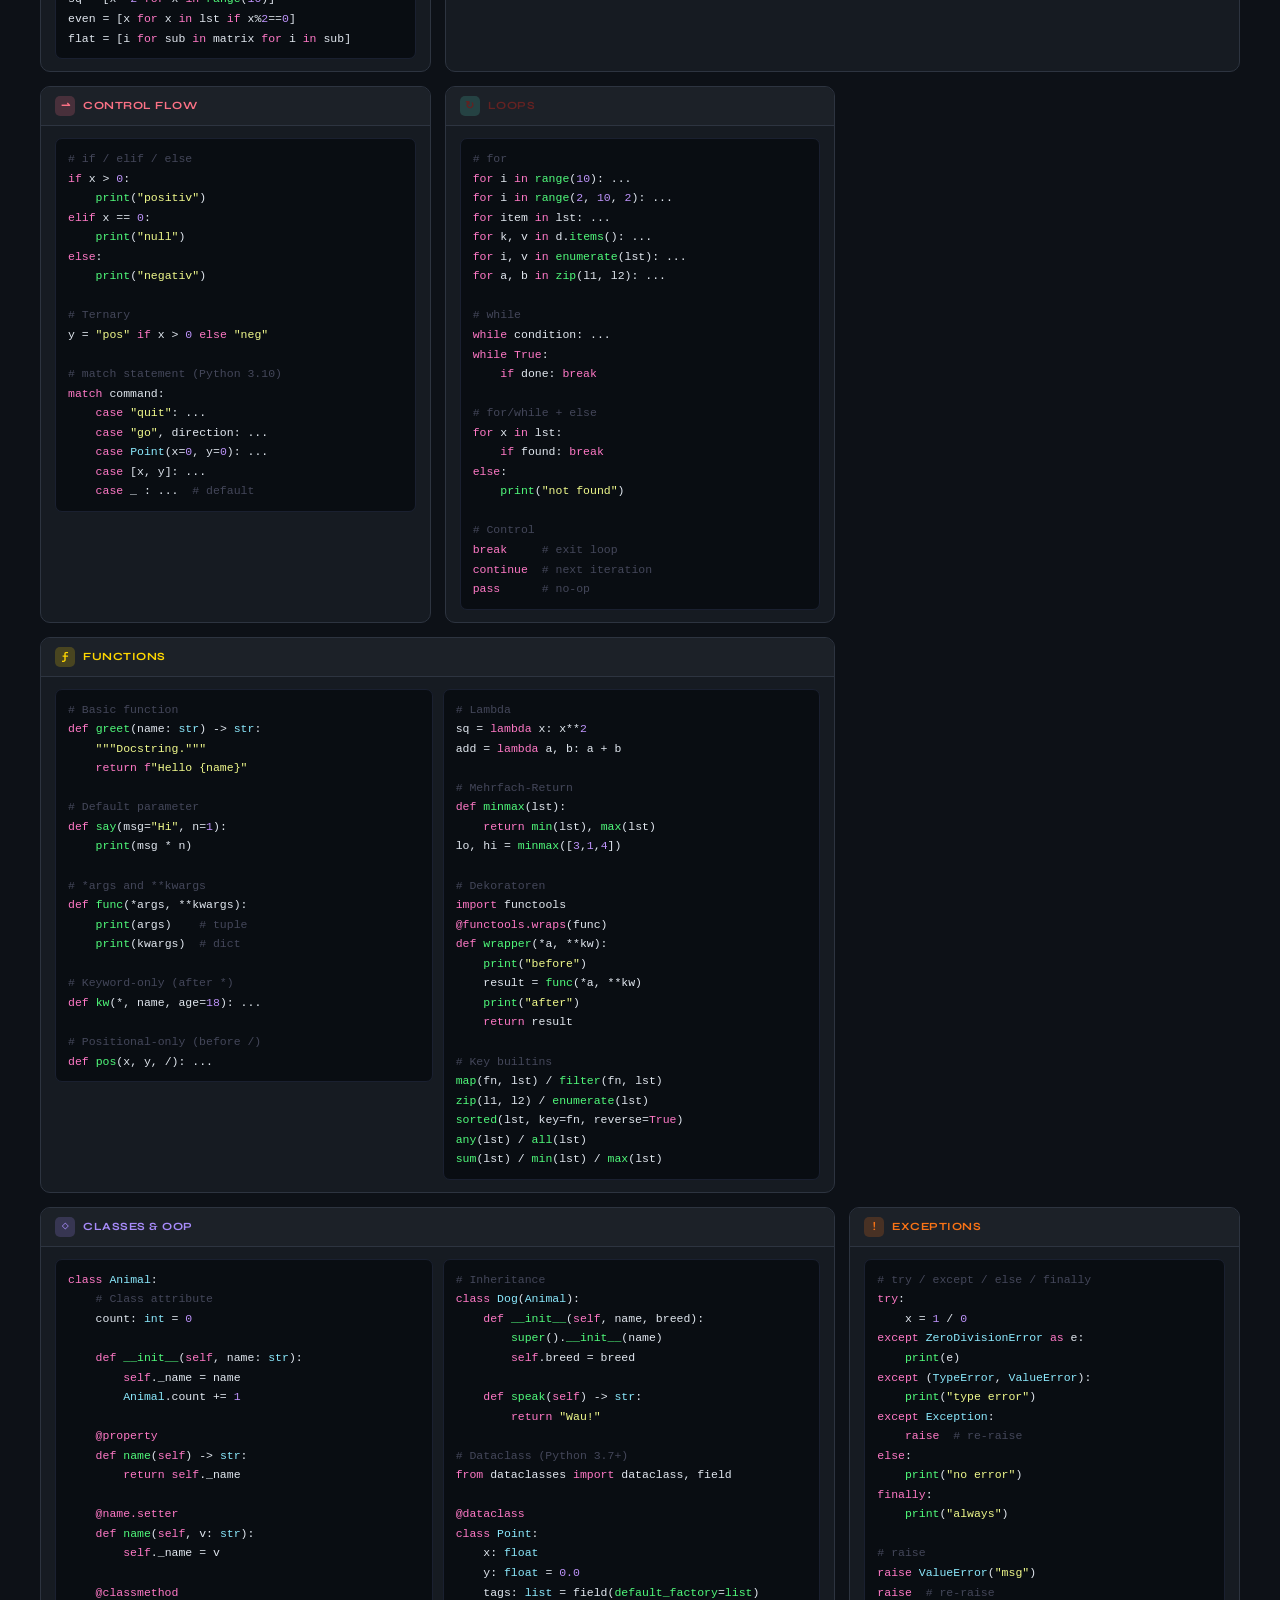
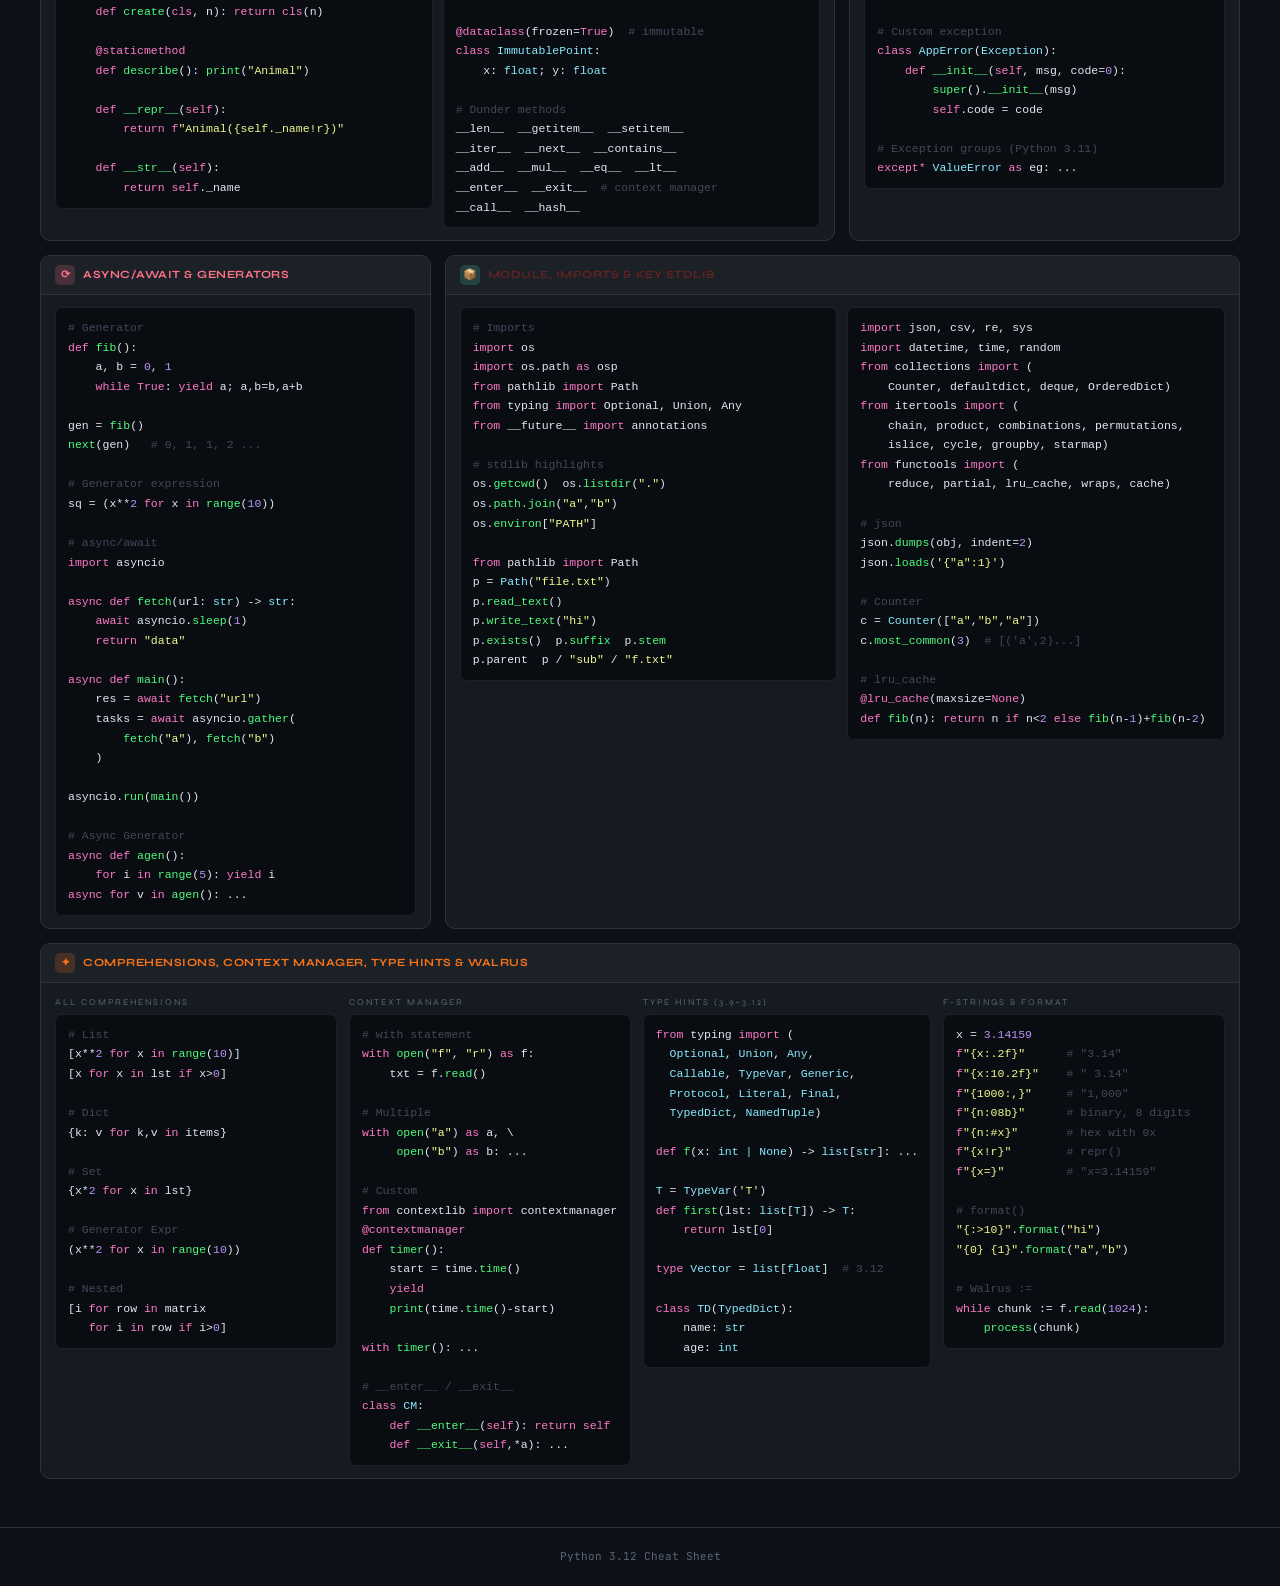
<file: CheatSheets/python-cheatsheet.html>
<!DOCTYPE html>
<html lang="en">
<head>
<meta charset="UTF-8">
<meta name="viewport" content="width=device-width, initial-scale=1.0">
<title>Python Cheat Sheet</title>
<link href="https://fonts.googleapis.com/css2?family=JetBrains+Mono:wght@300;400;500;700&family=Syne:wght@400;700;800&display=swap" rel="stylesheet">
<style>
  :root {
    --bg: #0d1117;
    --surface: #161b22;
    --surface2: #1c2128;
    --border: #2d3440;
    --accent: #632222;
    --accent2: #ffd700;
    --accent3: #f97316;
    --accent4: #a78bfa;
    --accent5: #fb7185;
    --text: #e2e8f0;
    --muted: #5a6478;
    --kw: #ff79c6;
    --type: #8be9fd;
    --string: #f1fa8c;
    --num: #bd93f9;
    --comment: #44475a;
    --fn: #50fa7b;
    --op: #ff79c6;
  }
  * { margin: 0; padding: 0; box-sizing: border-box; }
  body { font-family: 'JetBrains Mono', monospace; background: var(--bg); color: var(--text); line-height: 1.6; font-size: 13px; }
  header { background: var(--surface); border-bottom: 2px solid var(--accent); padding: 24px 40px; display: flex; align-items: center; gap: 20px; position: sticky; top: 0; z-index: 100; box-shadow: 0 4px 40px rgba(78,201,176,0.1); }
  .logo { width: 50px; height: 50px; background: linear-gradient(135deg, var(--accent2), var(--accent3)); border-radius: 10px; display: flex; align-items: center; justify-content: center; font-family: 'Syne', sans-serif; font-weight: 800; font-size: 20px; color: #111; flex-shrink: 0; }
  header h1 { font-family: 'Syne', sans-serif; font-size: 24px; font-weight: 800; color: #fff; }
  header p { color: var(--muted); font-size: 11px; margin-top: 2px; }
  .tag-row { margin-left: auto; display: flex; gap: 8px; flex-wrap: wrap; }
  .tag { background: var(--surface2); border: 1px solid var(--border); border-radius: 6px; padding: 3px 10px; font-size: 11px; color: var(--muted); }
  .page { padding: 28px 40px; }
  .grid { display: grid; grid-template-columns: repeat(3, 1fr); gap: 14px; }
  .col-2 { grid-column: span 2; }
  .col-3 { grid-column: span 3; }
  .card { background: var(--surface); border: 1px solid var(--border); border-radius: 10px; overflow: hidden; transition: border-color 0.2s; }
  .card:hover { border-color: var(--accent); }
  .card-header { padding: 9px 14px; display: flex; align-items: center; gap: 8px; border-bottom: 1px solid var(--border); background: var(--surface2); }
  .card-icon { width: 20px; height: 20px; border-radius: 5px; display: flex; align-items: center; justify-content: center; font-size: 11px; font-weight: 700; flex-shrink: 0; }
  .card-title { font-family: 'Syne', sans-serif; font-size: 11px; font-weight: 700; letter-spacing: 0.5px; text-transform: uppercase; }
  .card-body { padding: 12px 14px; }
  pre { background: #090d12; border-radius: 7px; padding: 10px 12px; overflow-x: auto; font-size: 11.5px; line-height: 1.7; margin-bottom: 8px; border: 1px solid #1a2030; }
  pre:last-child { margin-bottom: 0; }
  .kw { color: var(--kw); } .ty { color: var(--type); } .st { color: var(--string); } .nm { color: var(--num); } .cm { color: var(--comment); } .fn { color: var(--fn); } .op { color: var(--op); }
  .kv-table { width: 100%; border-collapse: collapse; font-size: 11.5px; margin-bottom: 6px; }
  .kv-table td { padding: 4px 7px; border-bottom: 1px solid var(--border); vertical-align: top; }
  .kv-table tr:last-child td { border-bottom: none; }
  .kv-table td:first-child { color: var(--type); white-space: nowrap; font-weight: 500; width: 40%; }
  .kv-table td:last-child { color: var(--muted); }
  .section-label { font-family: 'Syne', sans-serif; font-size: 9px; text-transform: uppercase; letter-spacing: 2px; color: var(--muted); margin: 10px 0 5px; }
  .section-label:first-child { margin-top: 0; }
  .c-teal   .card-icon { background: rgba(78,201,176,0.2); color: var(--accent); }
  .c-yellow .card-icon { background: rgba(255,215,0,0.2); color: var(--accent2); }
  .c-orange .card-icon { background: rgba(249,115,22,0.2); color: var(--accent3); }
  .c-purple .card-icon { background: rgba(167,139,250,0.2); color: var(--accent4); }
  .c-pink   .card-icon { background: rgba(251,113,133,0.2); color: var(--accent5); }
  .c-teal   .card-title { color: var(--accent); }
  .c-yellow .card-title { color: var(--accent2); }
  .c-orange .card-title { color: var(--accent3); }
  .c-purple .card-title { color: var(--accent4); }
  .c-pink   .card-title { color: var(--accent5); }
  footer { text-align: center; padding: 20px; color: var(--muted); font-size: 11px; border-top: 1px solid var(--border); margin-top: 20px; }
</style>
</head>
<body>
<header>
  <div class="logo">Py</div>
  <div><h1>Python Cheat Sheet</h1><p>Python 3.12 — Complete Reference: Syntax, Types, OOP, Functional, async & more</p></div>
  <div class="tag-row"><span class="tag">Python 3.12</span><span class="tag">OOP</span><span class="tag">Functional</span><span class="tag">async/await</span><span class="tag">Type Hints</span></div>
</header>
<div class="page"><div class="grid">

<!-- VARIABLEN & TYPEN -->
<div class="card c-teal">
  <div class="card-header"><div class="card-icon">T</div><span class="card-title">Variables &amp; Types</span></div>
  <div class="card-body">
<pre><span class="cm"># Assignment</span>
x = <span class="nm">42</span>
name = <span class="st">"Python"</span>
pi = <span class="nm">3.14</span>
flag = <span class="kw">True</span>
nothing = <span class="kw">None</span>

<span class="cm"># Multiple assignment</span>
a = b = c = <span class="nm">0</span>
x, y, z = <span class="nm">1</span>, <span class="nm">2</span>, <span class="nm">3</span>
a, *b, c = [<span class="nm">1</span>,<span class="nm">2</span>,<span class="nm">3</span>,<span class="nm">4</span>]  <span class="cm"># b=[2,3]</span>

<span class="cm"># Types</span>
<span class="fn">type</span>(x)         <span class="cm"># &lt;class 'int'&gt;</span>
<span class="fn">isinstance</span>(x, <span class="ty">int</span>)  <span class="cm"># True</span>

<span class="cm"># Type Hints (PEP 484)</span>
age: <span class="ty">int</span> = <span class="nm">25</span>
name: <span class="ty">str</span> = <span class="st">"Anna"</span>
items: <span class="ty">list</span>[<span class="ty">int</span>] = []
mapping: <span class="ty">dict</span>[<span class="ty">str</span>, <span class="ty">int</span>] = {}
optional: <span class="ty">int</span> | <span class="kw">None</span> = <span class="kw">None</span>

<span class="cm"># Built-in types</span>
<span class="ty">int</span>   <span class="ty">float</span>   <span class="ty">complex</span>  <span class="ty">bool</span>
<span class="ty">str</span>   <span class="ty">bytes</span>   <span class="ty">bytearray</span>
<span class="ty">list</span>  <span class="ty">tuple</span>  <span class="ty">set</span>  <span class="ty">frozenset</span>  <span class="ty">dict</span>
<span class="ty">range</span>  <span class="ty">memoryview</span>  <span class="ty">NoneType</span></pre>
  </div>
</div>

<!-- ZAHLEN & OPERATOREN -->
<div class="card c-yellow">
  <div class="card-header"><div class="card-icon">±</div><span class="card-title">Numbers &amp; Operators</span></div>
  <div class="card-body">
<pre><span class="cm"># Arithmetic</span>
+  -  *  /       <span class="cm"># / = float-Division</span>
//               <span class="cm"># Floor division</span>
%                <span class="cm"># Modulo</span>
**               <span class="cm"># Power: 2**8 = 256</span>

<span class="nm">0b1010</span>  <span class="cm"># binary: 10</span>
<span class="nm">0o17</span>    <span class="cm"># octal: 15</span>
<span class="nm">0xFF</span>    <span class="cm"># hex: 255</span>
<span class="nm">1_000_000</span> <span class="cm"># Separator allowed</span>

<span class="cm"># Comparison</span>
==  !=  &lt;  &gt;  &lt;=  &gt;=
<span class="kw">is</span>  <span class="kw">is not</span>    <span class="cm"># Identity</span>
<span class="kw">in</span>  <span class="kw">not in</span>    <span class="cm"># Membership</span>
<span class="cm"># Chaining: 1 &lt; x &lt; 10</span>

<span class="cm"># Logical</span>
<span class="kw">and</span>  <span class="kw">or</span>  <span class="kw">not</span>

<span class="cm"># Bitwise</span>
&amp;  |  ^  ~  &lt;&lt;  &gt;&gt;

<span class="cm"># Assignment</span>
+=  -=  *=  /=  //=  %=  **=
&amp;=  |=  ^=  &lt;&lt;=  &gt;&gt;=
:=  <span class="cm"># Walrus operator (PEP 572)</span>
<span class="kw">if</span> n := <span class="fn">len</span>(data): <span class="fn">print</span>(n)

<span class="cm"># Math module</span>
<span class="kw">import</span> math
math.<span class="fn">sqrt</span>(<span class="nm">16</span>)    math.<span class="fn">floor</span>(<span class="nm">3.7</span>)
math.<span class="fn">ceil</span>(<span class="nm">3.2</span>)   math.<span class="fn">log</span>(<span class="nm">100</span>, <span class="nm">10</span>)
math.pi  math.e  math.<span class="fn">inf</span></pre>
  </div>
</div>

<!-- STRINGS -->
<div class="card c-orange">
  <div class="card-header"><div class="card-icon">"</div><span class="card-title">Strings</span></div>
  <div class="card-body">
<pre><span class="st">'single'</span>  <span class="st">"double"</span>
<span class="st">"""Multi
line"""</span>
<span class="kw">f</span><span class="st">"Wert: {x:.2f}"</span>   <span class="cm"># f-string</span>
<span class="kw">r</span><span class="st">"\n ist ein Backslash"</span>  <span class="cm"># raw</span>
<span class="kw">b</span><span class="st">"bytes"</span>              <span class="cm"># bytes</span>

<span class="cm"># Operations</span>
<span class="st">"Hi"</span> + <span class="st">" "</span> + <span class="st">"Du"</span>  <span class="cm"># Konkatenation</span>
<span class="st">"Ha"</span> * <span class="nm">3</span>            <span class="cm"># "HaHaHa"</span>
s[<span class="nm">0</span>]  s[-<span class="nm">1</span>]  s[<span class="nm">1</span>:<span class="nm">4</span>]  s[::-<span class="nm">1</span>]

<span class="cm"># Methods</span>
s.<span class="fn">upper</span>() / <span class="fn">lower</span>() / <span class="fn">title</span>()
s.<span class="fn">strip</span>() / <span class="fn">lstrip</span>() / <span class="fn">rstrip</span>()
s.<span class="fn">replace</span>(<span class="st">"a"</span>, <span class="st">"b"</span>)
s.<span class="fn">split</span>(<span class="st">","</span>) / s.<span class="fn">splitlines</span>()
s.<span class="fn">join</span>([<span class="st">"a"</span>,<span class="st">"b"</span>])   <span class="cm"># "a,b"</span>
s.<span class="fn">startswith</span>(<span class="st">"H"</span>) / <span class="fn">endswith</span>(<span class="st">"o"</span>)
s.<span class="fn">find</span>(<span class="st">"l"</span>) / <span class="fn">index</span>(<span class="st">"l"</span>)
s.<span class="fn">count</span>(<span class="st">"l"</span>)
s.<span class="fn">zfill</span>(<span class="nm">5</span>)  <span class="cm"># "00042"</span>
s.<span class="fn">center</span>(<span class="nm">20</span>, <span class="st">"*"</span>)
s.<span class="fn">isdigit</span>() / <span class="fn">isalpha</span>() / <span class="fn">isalnum</span>()
<span class="fn">len</span>(s)
<span class="st">", "</span>.<span class="fn">join</span>([<span class="st">"a"</span>,<span class="st">"b"</span>,<span class="st">"c"</span>])</pre>
  </div>
</div>

<!-- LISTEN -->
<div class="card c-teal">
  <div class="card-header"><div class="card-icon">[]</div><span class="card-title">Lists (list)</span></div>
  <div class="card-body">
<pre>lst = [<span class="nm">1</span>, <span class="nm">2</span>, <span class="nm">3</span>]
lst = <span class="fn">list</span>(<span class="fn">range</span>(<span class="nm">10</span>))

<span class="cm"># Access &amp; slicing</span>
lst[<span class="nm">0</span>]  lst[-<span class="nm">1</span>]  lst[<span class="nm">1</span>:<span class="nm">4</span>]
lst[:<span class="nm">3</span>]  lst[<span class="nm">2</span>:]  lst[::-<span class="nm">1</span>]
lst[<span class="nm">0</span>:<span class="nm">6</span>:<span class="nm">2</span>]  <span class="cm"># every 2nd</span>

<span class="cm"># Modify</span>
lst.<span class="fn">append</span>(<span class="nm">4</span>)
lst.<span class="fn">extend</span>([<span class="nm">5</span>, <span class="nm">6</span>])
lst.<span class="fn">insert</span>(<span class="nm">0</span>, <span class="nm">99</span>)
lst.<span class="fn">remove</span>(<span class="nm">2</span>)     <span class="cm"># first occurrence</span>
lst.<span class="fn">pop</span>()         <span class="cm"># remove last</span>
lst.<span class="fn">pop</span>(<span class="nm">0</span>)        <span class="cm"># Index 0</span>
lst.<span class="fn">clear</span>()
<span class="kw">del</span> lst[<span class="nm">1</span>:<span class="nm">3</span>]

<span class="cm"># Sort &amp; Search</span>
lst.<span class="fn">sort</span>()
lst.<span class="fn">sort</span>(key=<span class="kw">lambda</span> x: x.<span class="fn">lower</span>(), reverse=<span class="kw">True</span>)
<span class="fn">sorted</span>(lst)         <span class="cm"># new list</span>
lst.<span class="fn">reverse</span>()
lst.<span class="fn">index</span>(<span class="nm">3</span>)
lst.<span class="fn">count</span>(<span class="nm">2</span>)
<span class="nm">3</span> <span class="kw">in</span> lst           <span class="cm"># True/False</span>
<span class="fn">len</span>(lst)

<span class="cm"># List comprehension</span>
sq = [x**<span class="nm">2</span> <span class="kw">for</span> x <span class="kw">in</span> <span class="fn">range</span>(<span class="nm">10</span>)]
even = [x <span class="kw">for</span> x <span class="kw">in</span> lst <span class="kw">if</span> x%<span class="nm">2</span>==<span class="nm">0</span>]
flat = [i <span class="kw">for</span> sub <span class="kw">in</span> matrix <span class="kw">for</span> i <span class="kw">in</span> sub]</pre>
  </div>
</div>

<!-- TUPLES, SETS, DICTS -->
<div class="card c-purple col-2">
  <div class="card-header"><div class="card-icon">⊞</div><span class="card-title">Tuple, Set, Dict &amp; frozenset</span></div>
  <div class="card-body">
    <div style="display:grid;grid-template-columns:repeat(3,1fr);gap:10px;">
      <div>
        <div class="section-label">Tuple — immutable</div>
<pre>t = (<span class="nm">1</span>, <span class="nm">2</span>, <span class="nm">3</span>)
t = (<span class="nm">42</span>,)   <span class="cm"># 1-element!</span>
t = <span class="fn">tuple</span>([<span class="nm">1</span>,<span class="nm">2</span>])
a, b = t         <span class="cm"># unpack</span>
a, *r = t        <span class="cm"># rest</span>
t[<span class="nm">0</span>]  t[-<span class="nm">1</span>]
t.<span class="fn">count</span>(<span class="nm">1</span>)
t.<span class="fn">index</span>(<span class="nm">2</span>)
<span class="cm"># Named tuple</span>
<span class="kw">from</span> collections <span class="kw">import</span> namedtuple
<span class="ty">Point</span> = <span class="fn">namedtuple</span>(<span class="st">'Point'</span>,['x','y'])
p = <span class="ty">Point</span>(<span class="nm">1</span>, <span class="nm">2</span>)
p.x  p.y</pre>
      </div>
      <div>
        <div class="section-label">Set — unique, unordered</div>
<pre>s = {<span class="nm">1</span>, <span class="nm">2</span>, <span class="nm">3</span>}
s = <span class="fn">set</span>([<span class="nm">1</span>,<span class="nm">2</span>,<span class="nm">2</span>,<span class="nm">3</span>])  <span class="cm"># {1,2,3}</span>
s.<span class="fn">add</span>(<span class="nm">4</span>)
s.<span class="fn">remove</span>(<span class="nm">2</span>)    <span class="cm"># KeyError if missing</span>
s.<span class="fn">discard</span>(<span class="nm">2</span>)   <span class="cm"># no error</span>
s.<span class="fn">pop</span>()
<span class="nm">2</span> <span class="kw">in</span> s
<span class="cm"># Set operations</span>
a | b    <span class="cm"># Union</span>
a &amp; b    <span class="cm"># Intersection</span>
a - b    <span class="cm"># Difference</span>
a ^ b    <span class="cm"># symmetric difference</span>
a &lt;= b   <span class="cm"># Subset</span>
fs = <span class="fn">frozenset</span>({<span class="nm">1</span>,<span class="nm">2</span>})  <span class="cm"># immutable</span></pre>
      </div>
      <div>
        <div class="section-label">Dict — Key-Value</div>
<pre>d = {<span class="st">"a"</span>: <span class="nm">1</span>, <span class="st">"b"</span>: <span class="nm">2</span>}
d = <span class="fn">dict</span>(a=<span class="nm">1</span>, b=<span class="nm">2</span>)
d[<span class="st">"a"</span>]             <span class="cm"># 1</span>
d.<span class="fn">get</span>(<span class="st">"x"</span>, <span class="nm">0</span>)      <span class="cm"># default</span>
d[<span class="st">"c"</span>] = <span class="nm">3</span>
d.<span class="fn">update</span>({<span class="st">"d"</span>: <span class="nm">4</span>})
<span class="kw">del</span> d[<span class="st">"a"</span>]
d.<span class="fn">pop</span>(<span class="st">"b"</span>, <span class="kw">None</span>)
d.<span class="fn">keys</span>()  d.<span class="fn">values</span>()  d.<span class="fn">items</span>()
<span class="kw">for</span> k, v <span class="kw">in</span> d.<span class="fn">items</span>(): ...
<span class="cm"># Dict comprehension</span>
sq = {x: x**<span class="nm">2</span> <span class="kw">for</span> x <span class="kw">in</span> <span class="fn">range</span>(<span class="nm">5</span>)}
<span class="cm"># Merge (Python 3.9+)</span>
c = a | b
a |= b</pre>
      </div>
    </div>
  </div>
</div>

<!-- CONTROL FLOW -->
<div class="card c-pink">
  <div class="card-header"><div class="card-icon">⇀</div><span class="card-title">Control Flow</span></div>
  <div class="card-body">
<pre><span class="cm"># if / elif / else</span>
<span class="kw">if</span> x &gt; <span class="nm">0</span>:
    <span class="fn">print</span>(<span class="st">"positiv"</span>)
<span class="kw">elif</span> x == <span class="nm">0</span>:
    <span class="fn">print</span>(<span class="st">"null"</span>)
<span class="kw">else</span>:
    <span class="fn">print</span>(<span class="st">"negativ"</span>)

<span class="cm"># Ternary</span>
y = <span class="st">"pos"</span> <span class="kw">if</span> x &gt; <span class="nm">0</span> <span class="kw">else</span> <span class="st">"neg"</span>

<span class="cm"># match statement (Python 3.10)</span>
<span class="kw">match</span> command:
    <span class="kw">case</span> <span class="st">"quit"</span>: ...
    <span class="kw">case</span> <span class="st">"go"</span>, direction: ...
    <span class="kw">case</span> <span class="ty">Point</span>(x=<span class="nm">0</span>, y=<span class="nm">0</span>): ...
    <span class="kw">case</span> [x, y]: ...
    <span class="kw">case</span> _ : ...  <span class="cm"># default</span></pre>
  </div>
</div>

<!-- LOOPS -->
<div class="card c-teal">
  <div class="card-header"><div class="card-icon">↻</div><span class="card-title">Loops</span></div>
  <div class="card-body">
<pre><span class="cm"># for</span>
<span class="kw">for</span> i <span class="kw">in</span> <span class="fn">range</span>(<span class="nm">10</span>): ...
<span class="kw">for</span> i <span class="kw">in</span> <span class="fn">range</span>(<span class="nm">2</span>, <span class="nm">10</span>, <span class="nm">2</span>): ...
<span class="kw">for</span> item <span class="kw">in</span> lst: ...
<span class="kw">for</span> k, v <span class="kw">in</span> d.<span class="fn">items</span>(): ...
<span class="kw">for</span> i, v <span class="kw">in</span> <span class="fn">enumerate</span>(lst): ...
<span class="kw">for</span> a, b <span class="kw">in</span> <span class="fn">zip</span>(l1, l2): ...

<span class="cm"># while</span>
<span class="kw">while</span> condition: ...
<span class="kw">while True</span>:
    <span class="kw">if</span> done: <span class="kw">break</span>

<span class="cm"># for/while + else</span>
<span class="kw">for</span> x <span class="kw">in</span> lst:
    <span class="kw">if</span> found: <span class="kw">break</span>
<span class="kw">else</span>:
    <span class="fn">print</span>(<span class="st">"not found"</span>)

<span class="cm"># Control</span>
<span class="kw">break</span>     <span class="cm"># exit loop</span>
<span class="kw">continue</span>  <span class="cm"># next iteration</span>
<span class="kw">pass</span>      <span class="cm"># no-op</span></pre>
  </div>
</div>

<!-- FUNCTIONS -->
<div class="card c-yellow col-2">
  <div class="card-header"><div class="card-icon">ƒ</div><span class="card-title">Functions</span></div>
  <div class="card-body">
    <div style="display:grid;grid-template-columns:1fr 1fr;gap:10px;">
      <div>
<pre><span class="cm"># Basic function</span>
<span class="kw">def</span> <span class="fn">greet</span>(name: <span class="ty">str</span>) -> <span class="ty">str</span>:
    <span class="st">"""Docstring."""</span>
    <span class="kw">return</span> <span class="kw">f</span><span class="st">"Hello {name}"</span>

<span class="cm"># Default parameter</span>
<span class="kw">def</span> <span class="fn">say</span>(msg=<span class="st">"Hi"</span>, n=<span class="nm">1</span>):
    <span class="fn">print</span>(msg * n)

<span class="cm"># *args and **kwargs</span>
<span class="kw">def</span> <span class="fn">func</span>(*args, **kwargs):
    <span class="fn">print</span>(args)    <span class="cm"># tuple</span>
    <span class="fn">print</span>(kwargs)  <span class="cm"># dict</span>

<span class="cm"># Keyword-only (after *)</span>
<span class="kw">def</span> <span class="fn">kw</span>(*, name, age=<span class="nm">18</span>): ...

<span class="cm"># Positional-only (before /)</span>
<span class="kw">def</span> <span class="fn">pos</span>(x, y, /): ...</pre>
      </div>
      <div>
<pre><span class="cm"># Lambda</span>
sq = <span class="kw">lambda</span> x: x**<span class="nm">2</span>
add = <span class="kw">lambda</span> a, b: a + b

<span class="cm"># Mehrfach-Return</span>
<span class="kw">def</span> <span class="fn">minmax</span>(lst):
    <span class="kw">return</span> <span class="fn">min</span>(lst), <span class="fn">max</span>(lst)
lo, hi = <span class="fn">minmax</span>([<span class="nm">3</span>,<span class="nm">1</span>,<span class="nm">4</span>])

<span class="cm"># Dekoratoren</span>
<span class="kw">import</span> functools
<span class="op">@functools.wraps</span>(func)
<span class="kw">def</span> <span class="fn">wrapper</span>(*a, **kw):
    <span class="fn">print</span>(<span class="st">"before"</span>)
    result = <span class="fn">func</span>(*a, **kw)
    <span class="fn">print</span>(<span class="st">"after"</span>)
    <span class="kw">return</span> result

<span class="cm"># Key builtins</span>
<span class="fn">map</span>(fn, lst) / <span class="fn">filter</span>(fn, lst)
<span class="fn">zip</span>(l1, l2) / <span class="fn">enumerate</span>(lst)
<span class="fn">sorted</span>(lst, key=fn, reverse=<span class="kw">True</span>)
<span class="fn">any</span>(lst) / <span class="fn">all</span>(lst)
<span class="fn">sum</span>(lst) / <span class="fn">min</span>(lst) / <span class="fn">max</span>(lst)</pre>
      </div>
    </div>
  </div>
</div>

<!-- CLASSES -->
<div class="card c-purple col-2">
  <div class="card-header"><div class="card-icon">◇</div><span class="card-title">Classes &amp; OOP</span></div>
  <div class="card-body">
    <div style="display:grid;grid-template-columns:1fr 1fr;gap:10px;">
      <div>
<pre><span class="kw">class</span> <span class="ty">Animal</span>:
    <span class="cm"># Class attribute</span>
    count: <span class="ty">int</span> = <span class="nm">0</span>

    <span class="kw">def</span> <span class="fn">__init__</span>(<span class="kw">self</span>, name: <span class="ty">str</span>):
        <span class="kw">self</span>._name = name
        <span class="ty">Animal</span>.count += <span class="nm">1</span>

    <span class="op">@property</span>
    <span class="kw">def</span> <span class="fn">name</span>(<span class="kw">self</span>) -> <span class="ty">str</span>:
        <span class="kw">return</span> <span class="kw">self</span>._name

    <span class="op">@name.setter</span>
    <span class="kw">def</span> <span class="fn">name</span>(<span class="kw">self</span>, v: <span class="ty">str</span>):
        <span class="kw">self</span>._name = v

    <span class="op">@classmethod</span>
    <span class="kw">def</span> <span class="fn">create</span>(<span class="kw">cls</span>, n): <span class="kw">return</span> <span class="kw">cls</span>(n)

    <span class="op">@staticmethod</span>
    <span class="kw">def</span> <span class="fn">describe</span>(): <span class="fn">print</span>(<span class="st">"Animal"</span>)

    <span class="kw">def</span> <span class="fn">__repr__</span>(<span class="kw">self</span>):
        <span class="kw">return</span> <span class="kw">f</span><span class="st">"Animal({self._name!r})"</span>

    <span class="kw">def</span> <span class="fn">__str__</span>(<span class="kw">self</span>):
        <span class="kw">return</span> <span class="kw">self</span>._name</pre>
      </div>
      <div>
<pre><span class="cm"># Inheritance</span>
<span class="kw">class</span> <span class="ty">Dog</span>(<span class="ty">Animal</span>):
    <span class="kw">def</span> <span class="fn">__init__</span>(<span class="kw">self</span>, name, breed):
        <span class="fn">super</span>().<span class="fn">__init__</span>(name)
        <span class="kw">self</span>.breed = breed

    <span class="kw">def</span> <span class="fn">speak</span>(<span class="kw">self</span>) -> <span class="ty">str</span>:
        <span class="kw">return</span> <span class="st">"Wau!"</span>

<span class="cm"># Dataclass (Python 3.7+)</span>
<span class="kw">from</span> dataclasses <span class="kw">import</span> dataclass, field

<span class="op">@dataclass</span>
<span class="kw">class</span> <span class="ty">Point</span>:
    x: <span class="ty">float</span>
    y: <span class="ty">float</span> = <span class="nm">0.0</span>
    tags: <span class="ty">list</span> = field(<span class="fn">default_factory</span>=<span class="fn">list</span>)

<span class="op">@dataclass</span>(frozen=<span class="kw">True</span>)  <span class="cm"># immutable</span>
<span class="kw">class</span> <span class="ty">ImmutablePoint</span>:
    x: <span class="ty">float</span>; y: <span class="ty">float</span>

<span class="cm"># Dunder methods</span>
__len__  __getitem__  __setitem__
__iter__  __next__  __contains__
__add__  __mul__  __eq__  __lt__
__enter__  __exit__  <span class="cm"># context manager</span>
__call__  __hash__</pre>
      </div>
    </div>
  </div>
</div>

<!-- EXCEPTIONS -->
<div class="card c-orange">
  <div class="card-header"><div class="card-icon">!</div><span class="card-title">Exceptions</span></div>
  <div class="card-body">
<pre><span class="cm"># try / except / else / finally</span>
<span class="kw">try</span>:
    x = <span class="nm">1</span> / <span class="nm">0</span>
<span class="kw">except</span> <span class="ty">ZeroDivisionError</span> <span class="kw">as</span> e:
    <span class="fn">print</span>(e)
<span class="kw">except</span> (<span class="ty">TypeError</span>, <span class="ty">ValueError</span>):
    <span class="fn">print</span>(<span class="st">"type error"</span>)
<span class="kw">except</span> <span class="ty">Exception</span>:
    <span class="kw">raise</span>  <span class="cm"># re-raise</span>
<span class="kw">else</span>:
    <span class="fn">print</span>(<span class="st">"no error"</span>)
<span class="kw">finally</span>:
    <span class="fn">print</span>(<span class="st">"always"</span>)

<span class="cm"># raise</span>
<span class="kw">raise</span> <span class="ty">ValueError</span>(<span class="st">"msg"</span>)
<span class="kw">raise</span>  <span class="cm"># re-raise</span>

<span class="cm"># Custom exception</span>
<span class="kw">class</span> <span class="ty">AppError</span>(<span class="ty">Exception</span>):
    <span class="kw">def</span> <span class="fn">__init__</span>(<span class="kw">self</span>, msg, code=<span class="nm">0</span>):
        <span class="fn">super</span>().<span class="fn">__init__</span>(msg)
        <span class="kw">self</span>.code = code

<span class="cm"># Exception groups (Python 3.11)</span>
<span class="kw">except*</span> <span class="ty">ValueError</span> <span class="kw">as</span> eg: ...</pre>
  </div>
</div>

<!-- ASYNC / GENERATORS -->
<div class="card c-pink">
  <div class="card-header"><div class="card-icon">⟳</div><span class="card-title">async/await &amp; Generators</span></div>
  <div class="card-body">
<pre><span class="cm"># Generator</span>
<span class="kw">def</span> <span class="fn">fib</span>():
    a, b = <span class="nm">0</span>, <span class="nm">1</span>
    <span class="kw">while True</span>: <span class="kw">yield</span> a; a,b=b,a+b

gen = <span class="fn">fib</span>()
<span class="fn">next</span>(gen)   <span class="cm"># 0, 1, 1, 2 ...</span>

<span class="cm"># Generator expression</span>
sq = (x**<span class="nm">2</span> <span class="kw">for</span> x <span class="kw">in</span> <span class="fn">range</span>(<span class="nm">10</span>))

<span class="cm"># async/await</span>
<span class="kw">import</span> asyncio

<span class="kw">async def</span> <span class="fn">fetch</span>(url: <span class="ty">str</span>) -> <span class="ty">str</span>:
    <span class="kw">await</span> asyncio.<span class="fn">sleep</span>(<span class="nm">1</span>)
    <span class="kw">return</span> <span class="st">"data"</span>

<span class="kw">async def</span> <span class="fn">main</span>():
    res = <span class="kw">await</span> <span class="fn">fetch</span>(<span class="st">"url"</span>)
    tasks = <span class="kw">await</span> asyncio.<span class="fn">gather</span>(
        <span class="fn">fetch</span>(<span class="st">"a"</span>), <span class="fn">fetch</span>(<span class="st">"b"</span>)
    )

asyncio.<span class="fn">run</span>(<span class="fn">main</span>())

<span class="cm"># Async Generator</span>
<span class="kw">async def</span> <span class="fn">agen</span>():
    <span class="kw">for</span> i <span class="kw">in</span> <span class="fn">range</span>(<span class="nm">5</span>): <span class="kw">yield</span> i
<span class="kw">async for</span> v <span class="kw">in</span> <span class="fn">agen</span>(): ...</pre>
  </div>
</div>

<!-- MODULES & STDLIB -->
<div class="card c-teal col-2">
  <div class="card-header"><div class="card-icon">📦</div><span class="card-title">Module, Imports &amp; Key stdlib</span></div>
  <div class="card-body">
    <div style="display:grid;grid-template-columns:1fr 1fr;gap:10px;">
      <div>
<pre><span class="cm"># Imports</span>
<span class="kw">import</span> os
<span class="kw">import</span> os.path <span class="kw">as</span> osp
<span class="kw">from</span> pathlib <span class="kw">import</span> Path
<span class="kw">from</span> typing <span class="kw">import</span> Optional, Union, Any
<span class="kw">from</span> __future__ <span class="kw">import</span> annotations

<span class="cm"># stdlib highlights</span>
os.<span class="fn">getcwd</span>()  os.<span class="fn">listdir</span>(<span class="st">"."</span>)
os.<span class="fn">path.join</span>(<span class="st">"a"</span>,<span class="st">"b"</span>)
os.<span class="fn">environ</span>[<span class="st">"PATH"</span>]

<span class="kw">from</span> pathlib <span class="kw">import</span> Path
p = <span class="ty">Path</span>(<span class="st">"file.txt"</span>)
p.<span class="fn">read_text</span>()
p.<span class="fn">write_text</span>(<span class="st">"hi"</span>)
p.<span class="fn">exists</span>()  p.<span class="fn">suffix</span>  p.<span class="fn">stem</span>
p.parent  p / <span class="st">"sub"</span> / <span class="st">"f.txt"</span></pre>
      </div>
      <div>
<pre><span class="kw">import</span> json, csv, re, sys
<span class="kw">import</span> datetime, time, random
<span class="kw">from</span> collections <span class="kw">import</span> (
    Counter, defaultdict, deque, OrderedDict)
<span class="kw">from</span> itertools <span class="kw">import</span> (
    chain, product, combinations, permutations,
    islice, cycle, groupby, starmap)
<span class="kw">from</span> functools <span class="kw">import</span> (
    reduce, partial, lru_cache, wraps, cache)

<span class="cm"># json</span>
json.<span class="fn">dumps</span>(obj, indent=<span class="nm">2</span>)
json.<span class="fn">loads</span>(<span class="st">'{"a":1}'</span>)

<span class="cm"># Counter</span>
c = <span class="ty">Counter</span>([<span class="st">"a"</span>,<span class="st">"b"</span>,<span class="st">"a"</span>])
c.<span class="fn">most_common</span>(<span class="nm">3</span>)  <span class="cm"># [('a',2)...]</span>

<span class="cm"># lru_cache</span>
<span class="op">@lru_cache</span>(maxsize=<span class="kw">None</span>)
<span class="kw">def</span> <span class="fn">fib</span>(n): <span class="kw">return</span> n <span class="kw">if</span> n&lt;<span class="nm">2</span> <span class="kw">else</span> <span class="fn">fib</span>(n-<span class="nm">1</span>)+<span class="fn">fib</span>(n-<span class="nm">2</span>)</pre>
      </div>
    </div>
  </div>
</div>

<!-- COMPREHENSIONS & FUNCTIONAL -->
<div class="card c-orange col-3">
  <div class="card-header"><div class="card-icon">✦</div><span class="card-title">Comprehensions, Context Manager, Type Hints &amp; Walrus</span></div>
  <div class="card-body">
    <div style="display:grid;grid-template-columns:repeat(4,1fr);gap:12px;">
      <div>
        <div class="section-label">All Comprehensions</div>
<pre><span class="cm"># List</span>
[x**<span class="nm">2</span> <span class="kw">for</span> x <span class="kw">in</span> <span class="fn">range</span>(<span class="nm">10</span>)]
[x <span class="kw">for</span> x <span class="kw">in</span> lst <span class="kw">if</span> x&gt;<span class="nm">0</span>]

<span class="cm"># Dict</span>
{k: v <span class="kw">for</span> k,v <span class="kw">in</span> items}

<span class="cm"># Set</span>
{x*<span class="nm">2</span> <span class="kw">for</span> x <span class="kw">in</span> lst}

<span class="cm"># Generator Expr</span>
(x**<span class="nm">2</span> <span class="kw">for</span> x <span class="kw">in</span> <span class="fn">range</span>(<span class="nm">10</span>))

<span class="cm"># Nested</span>
[i <span class="kw">for</span> row <span class="kw">in</span> matrix
   <span class="kw">for</span> i <span class="kw">in</span> row <span class="kw">if</span> i&gt;<span class="nm">0</span>]</pre>
      </div>
      <div>
        <div class="section-label">Context Manager</div>
<pre><span class="cm"># with statement</span>
<span class="kw">with</span> <span class="fn">open</span>(<span class="st">"f"</span>, <span class="st">"r"</span>) <span class="kw">as</span> f:
    txt = f.<span class="fn">read</span>()

<span class="cm"># Multiple</span>
<span class="kw">with</span> <span class="fn">open</span>(<span class="st">"a"</span>) <span class="kw">as</span> a, \
     <span class="fn">open</span>(<span class="st">"b"</span>) <span class="kw">as</span> b: ...

<span class="cm"># Custom</span>
<span class="kw">from</span> contextlib <span class="kw">import</span> contextmanager
<span class="op">@contextmanager</span>
<span class="kw">def</span> <span class="fn">timer</span>():
    start = time.<span class="fn">time</span>()
    <span class="kw">yield</span>
    <span class="fn">print</span>(time.<span class="fn">time</span>()-start)

<span class="kw">with</span> <span class="fn">timer</span>(): ...

<span class="cm"># __enter__ / __exit__</span>
<span class="kw">class</span> <span class="ty">CM</span>:
    <span class="kw">def</span> <span class="fn">__enter__</span>(<span class="kw">self</span>): <span class="kw">return self</span>
    <span class="kw">def</span> <span class="fn">__exit__</span>(<span class="kw">self</span>,*a): ...</pre>
      </div>
      <div>
        <div class="section-label">Type Hints (3.9–3.12)</div>
<pre><span class="kw">from</span> typing <span class="kw">import</span> (
  <span class="ty">Optional</span>, <span class="ty">Union</span>, <span class="ty">Any</span>,
  <span class="ty">Callable</span>, <span class="ty">TypeVar</span>, <span class="ty">Generic</span>,
  <span class="ty">Protocol</span>, <span class="ty">Literal</span>, <span class="ty">Final</span>,
  <span class="ty">TypedDict</span>, <span class="ty">NamedTuple</span>)

<span class="kw">def</span> <span class="fn">f</span>(x: <span class="ty">int | None</span>) -> <span class="ty">list</span>[<span class="ty">str</span>]: ...

<span class="ty">T</span> = <span class="ty">TypeVar</span>(<span class="st">'T'</span>)
<span class="kw">def</span> <span class="fn">first</span>(lst: <span class="ty">list</span>[<span class="ty">T</span>]) -> <span class="ty">T</span>:
    <span class="kw">return</span> lst[<span class="nm">0</span>]

<span class="kw">type</span> <span class="ty">Vector</span> = <span class="ty">list</span>[<span class="ty">float</span>]  <span class="cm"># 3.12</span>

<span class="kw">class</span> <span class="ty">TD</span>(<span class="ty">TypedDict</span>):
    name: <span class="ty">str</span>
    age: <span class="ty">int</span></pre>
      </div>
      <div>
        <div class="section-label">F-Strings &amp; Format</div>
<pre>x = <span class="nm">3.14159</span>
<span class="kw">f</span><span class="st">"{x:.2f}"</span>      <span class="cm"># "3.14"</span>
<span class="kw">f</span><span class="st">"{x:10.2f}"</span>    <span class="cm"># " 3.14"</span>
<span class="kw">f</span><span class="st">"{1000:,}"</span>     <span class="cm"># "1,000"</span>
<span class="kw">f</span><span class="st">"{n:08b}"</span>      <span class="cm"># binary, 8 digits</span>
<span class="kw">f</span><span class="st">"{n:#x}"</span>       <span class="cm"># hex with 0x</span>
<span class="kw">f</span><span class="st">"{x!r}"</span>        <span class="cm"># repr()</span>
<span class="kw">f</span><span class="st">"{x=}"</span>         <span class="cm"># "x=3.14159"</span>

<span class="cm"># format()</span>
<span class="st">"{:>10}"</span>.<span class="fn">format</span>(<span class="st">"hi"</span>)
<span class="st">"{0} {1}"</span>.<span class="fn">format</span>(<span class="st">"a"</span>,<span class="st">"b"</span>)

<span class="cm"># Walrus :=</span>
<span class="kw">while</span> chunk := f.<span class="fn">read</span>(<span class="nm">1024</span>):
    <span class="fn">process</span>(chunk)</pre>
      </div>
    </div>
  </div>
</div>

</div></div>
<footer>Python 3.12 Cheat Sheet</footer>
<script src="../assets/js/cheatsheet-search.js"></script>
</body></html>
</file>
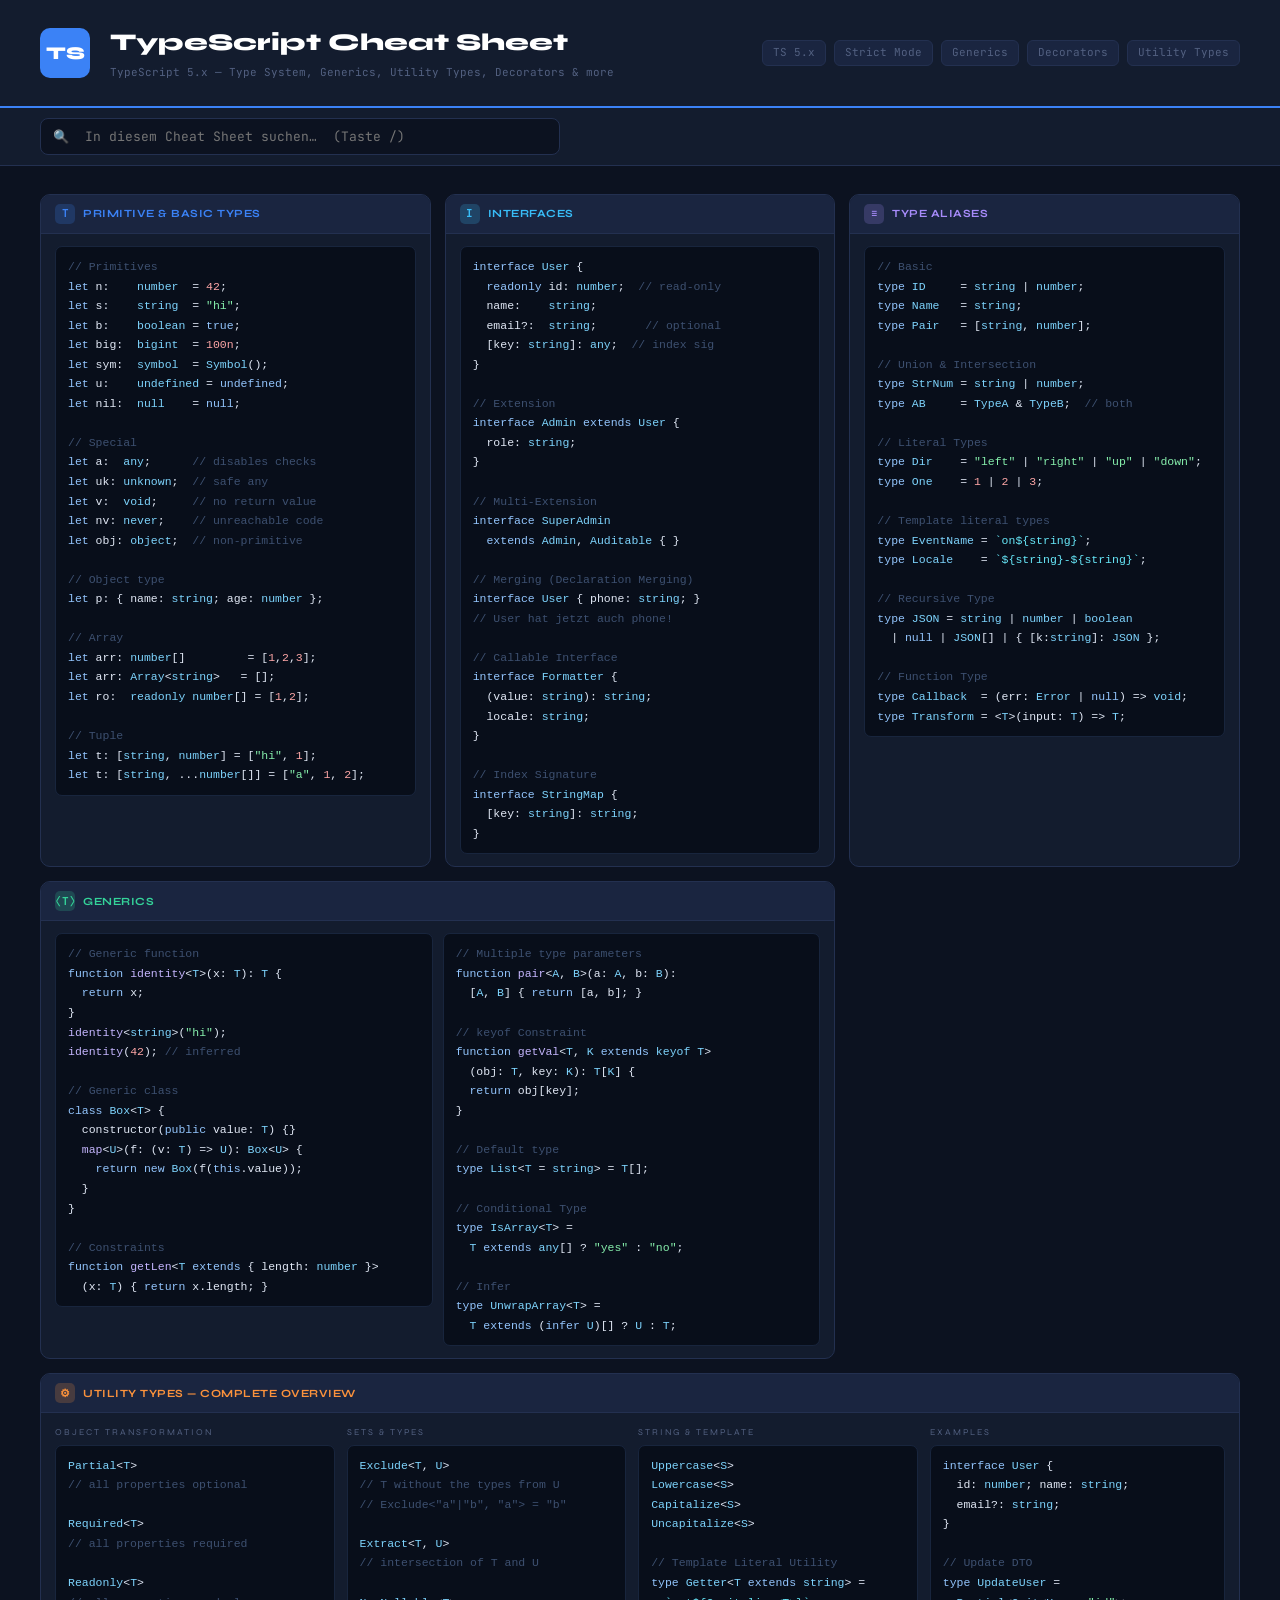
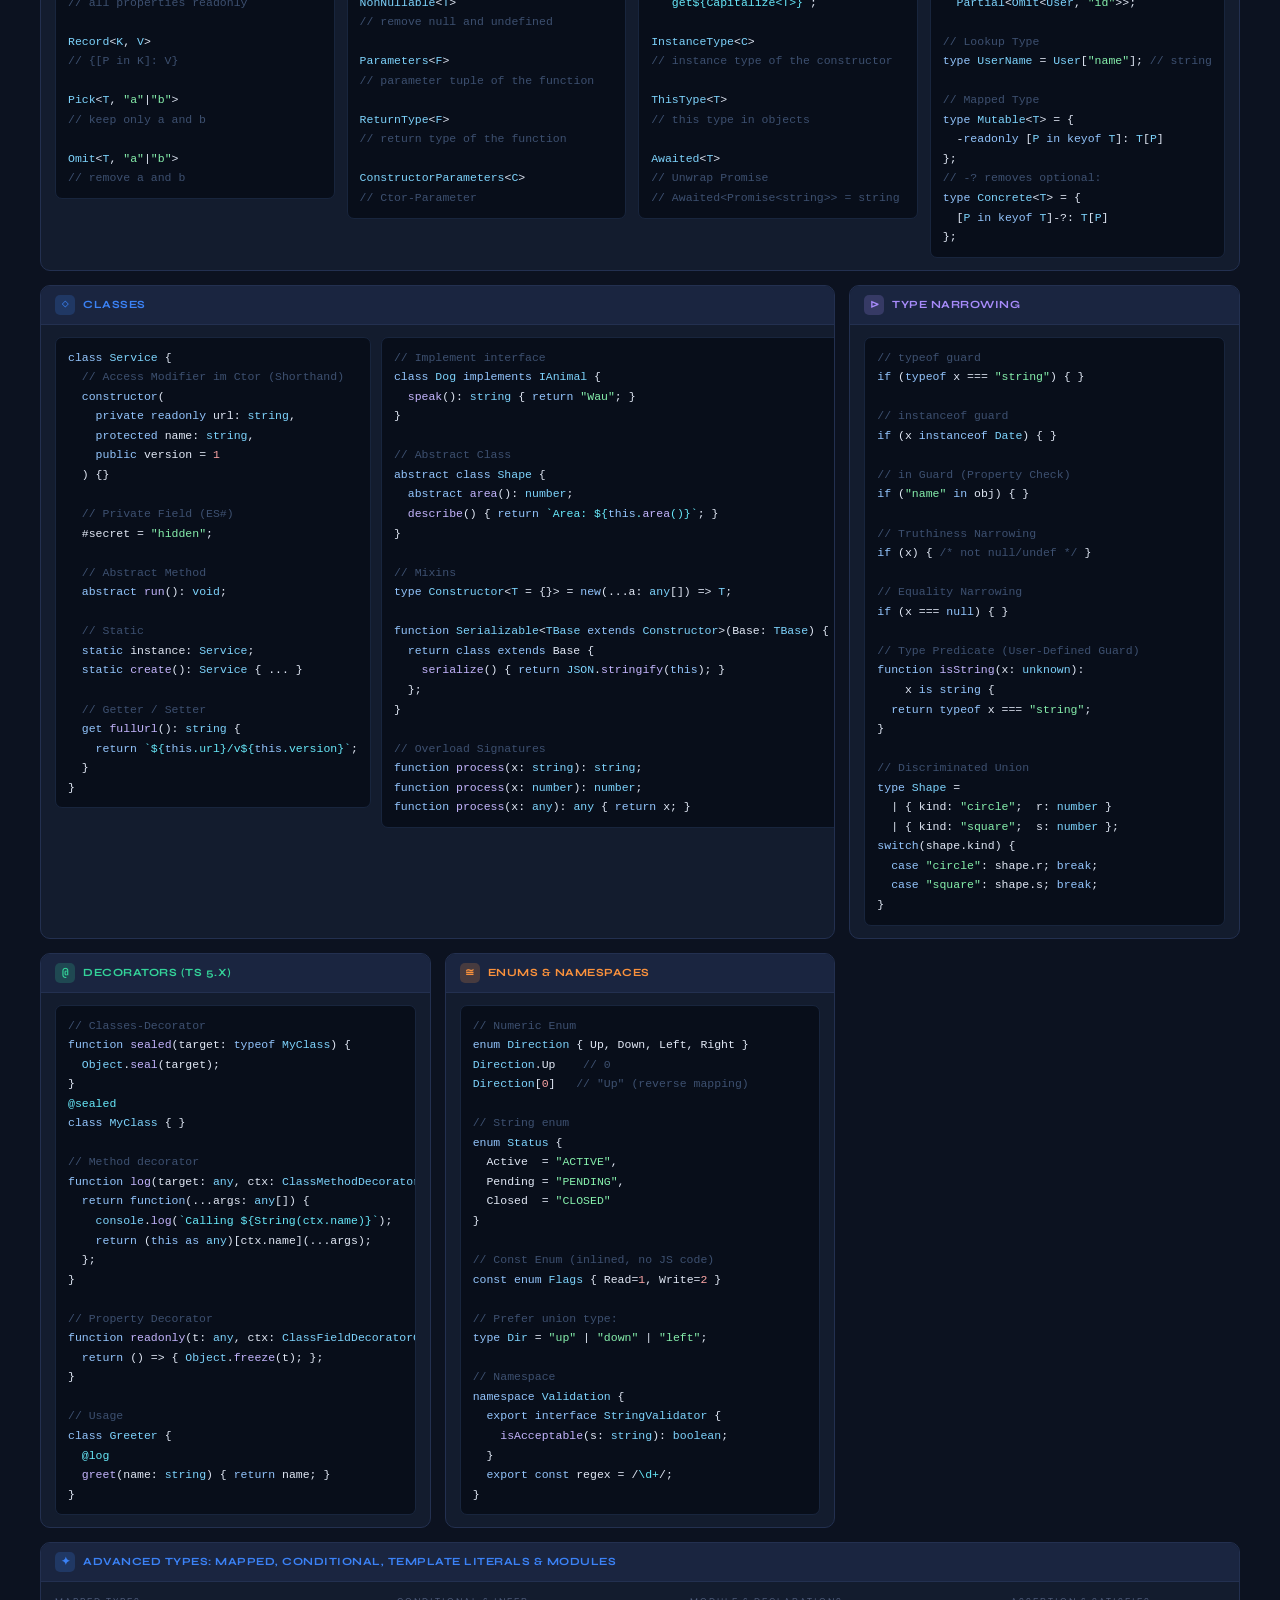
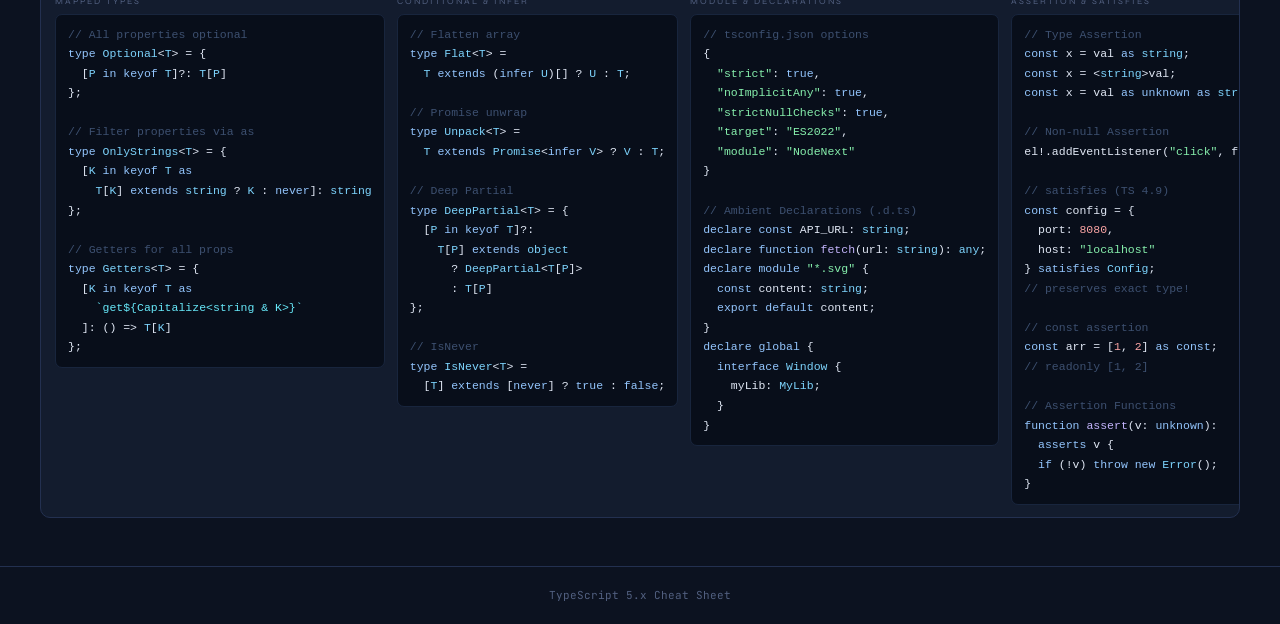
<file: CheatSheets/typescript-cheatsheet.html>
<!DOCTYPE html>
<html lang="en">
<head>
<meta charset="UTF-8">
<meta name="viewport" content="width=device-width, initial-scale=1.0">
<title>TypeScript Cheat Sheet</title>
<link href="https://fonts.googleapis.com/css2?family=JetBrains+Mono:wght@300;400;500;700&family=Syne:wght@400;700;800&display=swap" rel="stylesheet">
<style>
  :root {
    --bg: #0c1220;
    --surface: #131c2e;
    --surface2: #1a2540;
    --border: #233050;
    --accent: #3b82f6;
    --accent2: #38bdf8;
    --accent3: #a78bfa;
    --accent4: #34d399;
    --accent5: #fb923c;
    --text: #e1e8f5;
    --muted: #526080;
    --kw: #93c5fd;
    --type: #7dd3fc;
    --string: #86efac;
    --num: #fca5a5;
    --comment: #3d5070;
    --fn: #c4b5fd;
    --op: #67e8f9;
  }
  * { margin: 0; padding: 0; box-sizing: border-box; }
  body { font-family: 'JetBrains Mono', monospace; background: var(--bg); color: var(--text); line-height: 1.6; font-size: 13px; }
  header { background: var(--surface); border-bottom: 2px solid var(--accent); padding: 24px 40px; display: flex; align-items: center; gap: 20px; position: sticky; top: 0; z-index: 100; box-shadow: 0 4px 40px rgba(59,130,246,0.15); }
  .logo { width: 50px; height: 50px; background: var(--accent); border-radius: 10px; display: flex; align-items: center; justify-content: center; font-family: 'Syne', sans-serif; font-weight: 800; font-size: 18px; color: #fff; flex-shrink: 0; }
  header h1 { font-family: 'Syne', sans-serif; font-size: 24px; font-weight: 800; color: #fff; }
  header p { color: var(--muted); font-size: 11px; margin-top: 2px; }
  .tag-row { margin-left: auto; display: flex; gap: 8px; flex-wrap: wrap; }
  .tag { background: var(--surface2); border: 1px solid var(--border); border-radius: 6px; padding: 3px 10px; font-size: 11px; color: var(--muted); }
  .page { padding: 28px 40px; }
  .grid { display: grid; grid-template-columns: repeat(3, 1fr); gap: 14px; }
  .col-2 { grid-column: span 2; }
  .col-3 { grid-column: span 3; }
  .card { background: var(--surface); border: 1px solid var(--border); border-radius: 10px; overflow: hidden; transition: border-color 0.2s; }
  .card:hover { border-color: var(--accent); }
  .card-header { padding: 9px 14px; display: flex; align-items: center; gap: 8px; border-bottom: 1px solid var(--border); background: var(--surface2); }
  .card-icon { width: 20px; height: 20px; border-radius: 5px; display: flex; align-items: center; justify-content: center; font-size: 11px; font-weight: 700; flex-shrink: 0; }
  .card-title { font-family: 'Syne', sans-serif; font-size: 11px; font-weight: 700; letter-spacing: 0.5px; text-transform: uppercase; }
  .card-body { padding: 12px 14px; }
  pre { background: #080e1a; border-radius: 7px; padding: 10px 12px; overflow-x: auto; font-size: 11.5px; line-height: 1.7; margin-bottom: 8px; border: 1px solid #18253d; }
  pre:last-child { margin-bottom: 0; }
  .kw { color: var(--kw); } .ty { color: var(--type); } .st { color: var(--string); } .nm { color: var(--num); } .cm { color: var(--comment); } .fn { color: var(--fn); } .op { color: var(--op); }
  .kv-table { width: 100%; border-collapse: collapse; font-size: 11.5px; margin-bottom: 6px; }
  .kv-table td { padding: 4px 7px; border-bottom: 1px solid var(--border); vertical-align: top; }
  .kv-table tr:last-child td { border-bottom: none; }
  .kv-table td:first-child { color: var(--type); white-space: nowrap; font-weight: 500; width: 40%; }
  .kv-table td:last-child { color: var(--muted); }
  .section-label { font-family: 'Syne', sans-serif; font-size: 9px; text-transform: uppercase; letter-spacing: 2px; color: var(--muted); margin: 10px 0 5px; }
  .section-label:first-child { margin-top: 0; }
  .c-blue   .card-icon { background: rgba(59,130,246,0.2); color: var(--accent); }
  .c-sky    .card-icon { background: rgba(56,189,248,0.2); color: var(--accent2); }
  .c-purple .card-icon { background: rgba(167,139,250,0.2); color: var(--accent3); }
  .c-green  .card-icon { background: rgba(52,211,153,0.2); color: var(--accent4); }
  .c-orange .card-icon { background: rgba(251,146,60,0.2); color: var(--accent5); }
  .c-blue   .card-title { color: var(--accent); }
  .c-sky    .card-title { color: var(--accent2); }
  .c-purple .card-title { color: var(--accent3); }
  .c-green  .card-title { color: var(--accent4); }
  .c-orange .card-title { color: var(--accent5); }
  footer { text-align: center; padding: 20px; color: var(--muted); font-size: 11px; border-top: 1px solid var(--border); margin-top: 20px; }
</style>
</head>
<body>
<header>
  <div class="logo">TS</div>
  <div><h1>TypeScript Cheat Sheet</h1><p>TypeScript 5.x — Type System, Generics, Utility Types, Decorators & more</p></div>
  <div class="tag-row"><span class="tag">TS 5.x</span><span class="tag">Strict Mode</span><span class="tag">Generics</span><span class="tag">Decorators</span><span class="tag">Utility Types</span></div>
</header>
<div class="page"><div class="grid">

<!-- PRIMITIVE & BASIC TYPES -->
<div class="card c-blue">
  <div class="card-header"><div class="card-icon">T</div><span class="card-title">Primitive &amp; Basic Types</span></div>
  <div class="card-body">
<pre><span class="cm">// Primitives</span>
<span class="kw">let</span> n:    <span class="ty">number</span>  = <span class="nm">42</span>;
<span class="kw">let</span> s:    <span class="ty">string</span>  = <span class="st">"hi"</span>;
<span class="kw">let</span> b:    <span class="ty">boolean</span> = <span class="kw">true</span>;
<span class="kw">let</span> big:  <span class="ty">bigint</span>  = <span class="nm">100n</span>;
<span class="kw">let</span> sym:  <span class="ty">symbol</span>  = <span class="ty">Symbol</span>();
<span class="kw">let</span> u:    <span class="ty">undefined</span> = <span class="kw">undefined</span>;
<span class="kw">let</span> nil:  <span class="ty">null</span>    = <span class="kw">null</span>;

<span class="cm">// Special</span>
<span class="kw">let</span> a:  <span class="ty">any</span>;      <span class="cm">// disables checks</span>
<span class="kw">let</span> uk: <span class="ty">unknown</span>;  <span class="cm">// safe any</span>
<span class="kw">let</span> v:  <span class="ty">void</span>;     <span class="cm">// no return value</span>
<span class="kw">let</span> nv: <span class="ty">never</span>;    <span class="cm">// unreachable code</span>
<span class="kw">let</span> obj: <span class="ty">object</span>;  <span class="cm">// non-primitive</span>

<span class="cm">// Object type</span>
<span class="kw">let</span> p: { name: <span class="ty">string</span>; age: <span class="ty">number</span> };

<span class="cm">// Array</span>
<span class="kw">let</span> arr: <span class="ty">number</span>[]         = [<span class="nm">1</span>,<span class="nm">2</span>,<span class="nm">3</span>];
<span class="kw">let</span> arr: <span class="ty">Array</span>&lt;<span class="ty">string</span>&gt;   = [];
<span class="kw">let</span> ro:  <span class="ty">readonly</span> <span class="ty">number</span>[] = [<span class="nm">1</span>,<span class="nm">2</span>];

<span class="cm">// Tuple</span>
<span class="kw">let</span> t: [<span class="ty">string</span>, <span class="ty">number</span>] = [<span class="st">"hi"</span>, <span class="nm">1</span>];
<span class="kw">let</span> t: [<span class="ty">string</span>, ...<span class="ty">number</span>[]] = [<span class="st">"a"</span>, <span class="nm">1</span>, <span class="nm">2</span>];</pre>
  </div>
</div>

<!-- INTERFACES -->
<div class="card c-sky">
  <div class="card-header"><div class="card-icon">I</div><span class="card-title">Interfaces</span></div>
  <div class="card-body">
<pre><span class="kw">interface</span> <span class="ty">User</span> {
  <span class="kw">readonly</span> id: <span class="ty">number</span>;  <span class="cm">// read-only</span>
  name:    <span class="ty">string</span>;
  email?:  <span class="ty">string</span>;       <span class="cm">// optional</span>
  [key: <span class="ty">string</span>]: <span class="ty">any</span>;  <span class="cm">// index sig</span>
}

<span class="cm">// Extension</span>
<span class="kw">interface</span> <span class="ty">Admin</span> <span class="kw">extends</span> <span class="ty">User</span> {
  role: <span class="ty">string</span>;
}

<span class="cm">// Multi-Extension</span>
<span class="kw">interface</span> <span class="ty">SuperAdmin</span>
  <span class="kw">extends</span> <span class="ty">Admin</span>, <span class="ty">Auditable</span> { }

<span class="cm">// Merging (Declaration Merging)</span>
<span class="kw">interface</span> <span class="ty">User</span> { phone: <span class="ty">string</span>; }
<span class="cm">// User hat jetzt auch phone!</span>

<span class="cm">// Callable Interface</span>
<span class="kw">interface</span> <span class="ty">Formatter</span> {
  (value: <span class="ty">string</span>): <span class="ty">string</span>;
  locale: <span class="ty">string</span>;
}

<span class="cm">// Index Signature</span>
<span class="kw">interface</span> <span class="ty">StringMap</span> {
  [key: <span class="ty">string</span>]: <span class="ty">string</span>;
}</pre>
  </div>
</div>

<!-- TYPE ALIASES -->
<div class="card c-purple">
  <div class="card-header"><div class="card-icon">≡</div><span class="card-title">Type Aliases</span></div>
  <div class="card-body">
<pre><span class="cm">// Basic</span>
<span class="kw">type</span> <span class="ty">ID</span>     = <span class="ty">string</span> | <span class="ty">number</span>;
<span class="kw">type</span> <span class="ty">Name</span>   = <span class="ty">string</span>;
<span class="kw">type</span> <span class="ty">Pair</span>   = [<span class="ty">string</span>, <span class="ty">number</span>];

<span class="cm">// Union &amp; Intersection</span>
<span class="kw">type</span> <span class="ty">StrNum</span> = <span class="ty">string</span> | <span class="ty">number</span>;
<span class="kw">type</span> <span class="ty">AB</span>     = <span class="ty">TypeA</span> &amp; <span class="ty">TypeB</span>;  <span class="cm">// both</span>

<span class="cm">// Literal Types</span>
<span class="kw">type</span> <span class="ty">Dir</span>    = <span class="st">"left"</span> | <span class="st">"right"</span> | <span class="st">"up"</span> | <span class="st">"down"</span>;
<span class="kw">type</span> <span class="ty">One</span>    = <span class="nm">1</span> | <span class="nm">2</span> | <span class="nm">3</span>;

<span class="cm">// Template literal types</span>
<span class="kw">type</span> <span class="ty">EventName</span> = <span class="op">`on${string}`</span>;
<span class="kw">type</span> <span class="ty">Locale</span>    = <span class="op">`${string}-${string}`</span>;

<span class="cm">// Recursive Type</span>
<span class="kw">type</span> <span class="ty">JSON</span> = <span class="ty">string</span> | <span class="ty">number</span> | <span class="ty">boolean</span>
  | <span class="kw">null</span> | <span class="ty">JSON</span>[] | { [k:<span class="ty">string</span>]: <span class="ty">JSON</span> };

<span class="cm">// Function Type</span>
<span class="kw">type</span> <span class="ty">Callback</span>  = (err: <span class="ty">Error</span> | <span class="kw">null</span>) => <span class="ty">void</span>;
<span class="kw">type</span> <span class="ty">Transform</span> = &lt;<span class="ty">T</span>&gt;(input: <span class="ty">T</span>) => <span class="ty">T</span>;</pre>
  </div>
</div>

<!-- GENERICS -->
<div class="card c-green col-2">
  <div class="card-header"><div class="card-icon">⟨T⟩</div><span class="card-title">Generics</span></div>
  <div class="card-body">
    <div style="display:grid;grid-template-columns:1fr 1fr;gap:10px;">
      <div>
<pre><span class="cm">// Generic function</span>
<span class="kw">function</span> <span class="fn">identity</span>&lt;<span class="ty">T</span>&gt;(x: <span class="ty">T</span>): <span class="ty">T</span> {
  <span class="kw">return</span> x;
}
<span class="fn">identity</span>&lt;<span class="ty">string</span>&gt;(<span class="st">"hi"</span>);
<span class="fn">identity</span>(<span class="nm">42</span>); <span class="cm">// inferred</span>

<span class="cm">// Generic class</span>
<span class="kw">class</span> <span class="ty">Box</span>&lt;<span class="ty">T</span>&gt; {
  constructor(<span class="kw">public</span> value: <span class="ty">T</span>) {}
  <span class="fn">map</span>&lt;<span class="ty">U</span>&gt;(f: (v: <span class="ty">T</span>) => <span class="ty">U</span>): <span class="ty">Box</span>&lt;<span class="ty">U</span>&gt; {
    <span class="kw">return new</span> <span class="ty">Box</span>(f(<span class="kw">this</span>.value));
  }
}

<span class="cm">// Constraints</span>
<span class="kw">function</span> <span class="fn">getLen</span>&lt;<span class="ty">T</span> <span class="kw">extends</span> { length: <span class="ty">number</span> }&gt;
  (x: <span class="ty">T</span>) { <span class="kw">return</span> x.length; }</pre>
      </div>
      <div>
<pre><span class="cm">// Multiple type parameters</span>
<span class="kw">function</span> <span class="fn">pair</span>&lt;<span class="ty">A</span>, <span class="ty">B</span>&gt;(a: <span class="ty">A</span>, b: <span class="ty">B</span>):
  [<span class="ty">A</span>, <span class="ty">B</span>] { <span class="kw">return</span> [a, b]; }

<span class="cm">// keyof Constraint</span>
<span class="kw">function</span> <span class="fn">getVal</span>&lt;<span class="ty">T</span>, <span class="ty">K</span> <span class="kw">extends</span> <span class="ty">keyof T</span>&gt;
  (obj: <span class="ty">T</span>, key: <span class="ty">K</span>): <span class="ty">T</span>[<span class="ty">K</span>] {
  <span class="kw">return</span> obj[key];
}

<span class="cm">// Default type</span>
<span class="kw">type</span> <span class="ty">List</span>&lt;<span class="ty">T</span> = <span class="ty">string</span>&gt; = <span class="ty">T</span>[];

<span class="cm">// Conditional Type</span>
<span class="kw">type</span> <span class="ty">IsArray</span>&lt;<span class="ty">T</span>&gt; =
  <span class="ty">T</span> <span class="kw">extends</span> <span class="ty">any</span>[] ? <span class="st">"yes"</span> : <span class="st">"no"</span>;

<span class="cm">// Infer</span>
<span class="kw">type</span> <span class="ty">UnwrapArray</span>&lt;<span class="ty">T</span>&gt; =
  <span class="ty">T</span> <span class="kw">extends</span> (<span class="kw">infer</span> <span class="ty">U</span>)[] ? <span class="ty">U</span> : <span class="ty">T</span>;</pre>
      </div>
    </div>
  </div>
</div>

<!-- UTILITY TYPES -->
<div class="card c-orange col-3">
  <div class="card-header"><div class="card-icon">⚙</div><span class="card-title">Utility Types — Complete Overview</span></div>
  <div class="card-body">
    <div style="display:grid;grid-template-columns:repeat(4,1fr);gap:12px;">
      <div>
        <div class="section-label">Object Transformation</div>
<pre><span class="ty">Partial</span>&lt;<span class="ty">T</span>&gt;
<span class="cm">// all properties optional</span>

<span class="ty">Required</span>&lt;<span class="ty">T</span>&gt;
<span class="cm">// all properties required</span>

<span class="ty">Readonly</span>&lt;<span class="ty">T</span>&gt;
<span class="cm">// all properties readonly</span>

<span class="ty">Record</span>&lt;<span class="ty">K</span>, <span class="ty">V</span>&gt;
<span class="cm">// {[P in K]: V}</span>

<span class="ty">Pick</span>&lt;<span class="ty">T</span>, <span class="st">"a"</span>|<span class="st">"b"</span>&gt;
<span class="cm">// keep only a and b</span>

<span class="ty">Omit</span>&lt;<span class="ty">T</span>, <span class="st">"a"</span>|<span class="st">"b"</span>&gt;
<span class="cm">// remove a and b</span></pre>
      </div>
      <div>
        <div class="section-label">Sets &amp; Types</div>
<pre><span class="ty">Exclude</span>&lt;<span class="ty">T</span>, <span class="ty">U</span>&gt;
<span class="cm">// T without the types from U</span>
<span class="cm">// Exclude&lt;"a"|"b", "a"&gt; = "b"</span>

<span class="ty">Extract</span>&lt;<span class="ty">T</span>, <span class="ty">U</span>&gt;
<span class="cm">// intersection of T and U</span>

<span class="ty">NonNullable</span>&lt;<span class="ty">T</span>&gt;
<span class="cm">// remove null and undefined</span>

<span class="ty">Parameters</span>&lt;<span class="ty">F</span>&gt;
<span class="cm">// parameter tuple of the function</span>

<span class="ty">ReturnType</span>&lt;<span class="ty">F</span>&gt;
<span class="cm">// return type of the function</span>

<span class="ty">ConstructorParameters</span>&lt;<span class="ty">C</span>&gt;
<span class="cm">// Ctor-Parameter</span></pre>
      </div>
      <div>
        <div class="section-label">String &amp; Template</div>
<pre><span class="ty">Uppercase</span>&lt;<span class="ty">S</span>&gt;
<span class="ty">Lowercase</span>&lt;<span class="ty">S</span>&gt;
<span class="ty">Capitalize</span>&lt;<span class="ty">S</span>&gt;
<span class="ty">Uncapitalize</span>&lt;<span class="ty">S</span>&gt;

<span class="cm">// Template Literal Utility</span>
<span class="kw">type</span> <span class="ty">Getter</span>&lt;<span class="ty">T</span> <span class="kw">extends</span> <span class="ty">string</span>&gt; =
  <span class="op">`get${Capitalize&lt;T&gt;}`</span>;

<span class="ty">InstanceType</span>&lt;<span class="ty">C</span>&gt;
<span class="cm">// instance type of the constructor</span>

<span class="ty">ThisType</span>&lt;<span class="ty">T</span>&gt;
<span class="cm">// this type in objects</span>

<span class="ty">Awaited</span>&lt;<span class="ty">T</span>&gt;
<span class="cm">// Unwrap Promise</span>
<span class="cm">// Awaited&lt;Promise&lt;string&gt;&gt; = string</span></pre>
      </div>
      <div>
        <div class="section-label">Examples</div>
<pre><span class="kw">interface</span> <span class="ty">User</span> {
  id: <span class="ty">number</span>; name: <span class="ty">string</span>;
  email?: <span class="ty">string</span>;
}

<span class="cm">// Update DTO</span>
<span class="kw">type</span> <span class="ty">UpdateUser</span> =
  <span class="ty">Partial</span>&lt;<span class="ty">Omit</span>&lt;<span class="ty">User</span>, <span class="st">"id"</span>&gt;&gt;;

<span class="cm">// Lookup Type</span>
<span class="kw">type</span> <span class="ty">UserName</span> = <span class="ty">User</span>[<span class="st">"name"</span>]; <span class="cm">// string</span>

<span class="cm">// Mapped Type</span>
<span class="kw">type</span> <span class="ty">Mutable</span>&lt;<span class="ty">T</span>&gt; = {
  -<span class="kw">readonly</span> [<span class="ty">P</span> <span class="kw">in keyof</span> <span class="ty">T</span>]: <span class="ty">T</span>[<span class="ty">P</span>]
};
<span class="cm">// -? removes optional:</span>
<span class="kw">type</span> <span class="ty">Concrete</span>&lt;<span class="ty">T</span>&gt; = {
  [<span class="ty">P</span> <span class="kw">in keyof</span> <span class="ty">T</span>]-?: <span class="ty">T</span>[<span class="ty">P</span>]
};</pre>
      </div>
    </div>
  </div>
</div>

<!-- KLASSEN -->
<div class="card c-blue col-2">
  <div class="card-header"><div class="card-icon">◇</div><span class="card-title">Classes</span></div>
  <div class="card-body">
    <div style="display:grid;grid-template-columns:1fr 1fr;gap:10px;">
      <div>
<pre><span class="kw">class</span> <span class="ty">Service</span> {
  <span class="cm">// Access Modifier im Ctor (Shorthand)</span>
  <span class="kw">constructor</span>(
    <span class="kw">private readonly</span> url: <span class="ty">string</span>,
    <span class="kw">protected</span> name: <span class="ty">string</span>,
    <span class="kw">public</span> version = <span class="nm">1</span>
  ) {}

  <span class="cm">// Private Field (ES#)</span>
  #secret = <span class="st">"hidden"</span>;

  <span class="cm">// Abstract Method</span>
  <span class="kw">abstract</span> <span class="fn">run</span>(): <span class="ty">void</span>;

  <span class="cm">// Static</span>
  <span class="kw">static</span> instance: <span class="ty">Service</span>;
  <span class="kw">static</span> <span class="fn">create</span>(): <span class="ty">Service</span> { ... }

  <span class="cm">// Getter / Setter</span>
  <span class="kw">get</span> <span class="fn">fullUrl</span>(): <span class="ty">string</span> {
    <span class="kw">return</span> <span class="op">`${<span class="kw">this</span>.url}/v${<span class="kw">this</span>.version}`</span>;
  }
}</pre>
      </div>
      <div>
<pre><span class="cm">// Implement interface</span>
<span class="kw">class</span> <span class="ty">Dog</span> <span class="kw">implements</span> <span class="ty">IAnimal</span> {
  <span class="fn">speak</span>(): <span class="ty">string</span> { <span class="kw">return</span> <span class="st">"Wau"</span>; }
}

<span class="cm">// Abstract Class</span>
<span class="kw">abstract class</span> <span class="ty">Shape</span> {
  <span class="kw">abstract</span> <span class="fn">area</span>(): <span class="ty">number</span>;
  <span class="fn">describe</span>() { <span class="kw">return</span> <span class="op">`Area: ${<span class="kw">this</span>.<span class="fn">area</span>()}`</span>; }
}

<span class="cm">// Mixins</span>
<span class="kw">type</span> <span class="ty">Constructor</span>&lt;<span class="ty">T</span> = {}&gt; = <span class="kw">new</span>(...a: <span class="ty">any</span>[]) => <span class="ty">T</span>;

<span class="kw">function</span> <span class="ty">Serializable</span>&lt;<span class="ty">TBase</span> <span class="kw">extends</span> <span class="ty">Constructor</span>&gt;(Base: <span class="ty">TBase</span>) {
  <span class="kw">return class extends</span> Base {
    <span class="fn">serialize</span>() { <span class="kw">return</span> <span class="ty">JSON</span>.<span class="fn">stringify</span>(<span class="kw">this</span>); }
  };
}

<span class="cm">// Overload Signatures</span>
<span class="kw">function</span> <span class="fn">process</span>(x: <span class="ty">string</span>): <span class="ty">string</span>;
<span class="kw">function</span> <span class="fn">process</span>(x: <span class="ty">number</span>): <span class="ty">number</span>;
<span class="kw">function</span> <span class="fn">process</span>(x: <span class="ty">any</span>): <span class="ty">any</span> { <span class="kw">return</span> x; }</pre>
      </div>
    </div>
  </div>
</div>

<!-- TYPE NARROWING -->
<div class="card c-purple">
  <div class="card-header"><div class="card-icon">⊳</div><span class="card-title">Type Narrowing</span></div>
  <div class="card-body">
<pre><span class="cm">// typeof guard</span>
<span class="kw">if</span> (<span class="kw">typeof</span> x === <span class="st">"string"</span>) { }

<span class="cm">// instanceof guard</span>
<span class="kw">if</span> (x <span class="kw">instanceof</span> <span class="ty">Date</span>) { }

<span class="cm">// in Guard (Property Check)</span>
<span class="kw">if</span> (<span class="st">"name"</span> <span class="kw">in</span> obj) { }

<span class="cm">// Truthiness Narrowing</span>
<span class="kw">if</span> (x) { <span class="cm">/* not null/undef */</span> }

<span class="cm">// Equality Narrowing</span>
<span class="kw">if</span> (x === <span class="kw">null</span>) { }

<span class="cm">// Type Predicate (User-Defined Guard)</span>
<span class="kw">function</span> <span class="fn">isString</span>(x: <span class="ty">unknown</span>):
    x <span class="kw">is string</span> {
  <span class="kw">return typeof</span> x === <span class="st">"string"</span>;
}

<span class="cm">// Discriminated Union</span>
<span class="kw">type</span> <span class="ty">Shape</span> =
  | { kind: <span class="st">"circle"</span>;  r: <span class="ty">number</span> }
  | { kind: <span class="st">"square"</span>;  s: <span class="ty">number</span> };
<span class="kw">switch</span>(shape.kind) {
  <span class="kw">case</span> <span class="st">"circle"</span>: shape.r; <span class="kw">break</span>;
  <span class="kw">case</span> <span class="st">"square"</span>: shape.s; <span class="kw">break</span>;
}</pre>
  </div>
</div>

<!-- DECORATORS -->
<div class="card c-green">
  <div class="card-header"><div class="card-icon">@</div><span class="card-title">Decorators (TS 5.x)</span></div>
  <div class="card-body">
<pre><span class="cm">// Classes-Decorator</span>
<span class="kw">function</span> <span class="fn">sealed</span>(target: <span class="kw">typeof</span> <span class="ty">MyClass</span>) {
  <span class="ty">Object</span>.<span class="fn">seal</span>(target);
}
<span class="op">@sealed</span>
<span class="kw">class</span> <span class="ty">MyClass</span> { }

<span class="cm">// Method decorator</span>
<span class="kw">function</span> <span class="fn">log</span>(target: <span class="ty">any</span>, ctx: <span class="ty">ClassMethodDecoratorContext</span>) {
  <span class="kw">return function</span>(...args: <span class="ty">any</span>[]) {
    <span class="ty">console</span>.<span class="fn">log</span>(<span class="op">`Calling ${String(ctx.name)}`</span>);
    <span class="kw">return</span> (<span class="kw">this</span> <span class="kw">as</span> <span class="ty">any</span>)[ctx.name](...args);
  };
}

<span class="cm">// Property Decorator</span>
<span class="kw">function</span> <span class="fn">readonly</span>(t: <span class="ty">any</span>, ctx: <span class="ty">ClassFieldDecoratorContext</span>) {
  <span class="kw">return</span> () => { <span class="ty">Object</span>.<span class="fn">freeze</span>(t); };
}

<span class="cm">// Usage</span>
<span class="kw">class</span> <span class="ty">Greeter</span> {
  <span class="op">@log</span>
  <span class="fn">greet</span>(name: <span class="ty">string</span>) { <span class="kw">return</span> name; }
}</pre>
  </div>
</div>

<!-- ENUMS -->
<div class="card c-orange">
  <div class="card-header"><div class="card-icon">≅</div><span class="card-title">Enums &amp; Namespaces</span></div>
  <div class="card-body">
<pre><span class="cm">// Numeric Enum</span>
<span class="kw">enum</span> <span class="ty">Direction</span> { Up, Down, Left, Right }
<span class="ty">Direction</span>.Up    <span class="cm">// 0</span>
<span class="ty">Direction</span>[<span class="nm">0</span>]   <span class="cm">// "Up" (reverse mapping)</span>

<span class="cm">// String enum</span>
<span class="kw">enum</span> <span class="ty">Status</span> {
  Active  = <span class="st">"ACTIVE"</span>,
  Pending = <span class="st">"PENDING"</span>,
  Closed  = <span class="st">"CLOSED"</span>
}

<span class="cm">// Const Enum (inlined, no JS code)</span>
<span class="kw">const enum</span> <span class="ty">Flags</span> { Read=<span class="nm">1</span>, Write=<span class="nm">2</span> }

<span class="cm">// Prefer union type:</span>
<span class="kw">type</span> <span class="ty">Dir</span> = <span class="st">"up"</span> | <span class="st">"down"</span> | <span class="st">"left"</span>;

<span class="cm">// Namespace</span>
<span class="kw">namespace</span> <span class="ty">Validation</span> {
  <span class="kw">export interface</span> <span class="ty">StringValidator</span> {
    <span class="fn">isAcceptable</span>(s: <span class="ty">string</span>): <span class="ty">boolean</span>;
  }
  <span class="kw">export const</span> regex = /<span class="op">\d+</span>/;
}</pre>
  </div>
</div>

<!-- ADVANCED TYPES -->
<div class="card c-blue col-3">
  <div class="card-header"><div class="card-icon">✦</div><span class="card-title">Advanced Types: Mapped, Conditional, Template Literals &amp; Modules</span></div>
  <div class="card-body">
    <div style="display:grid;grid-template-columns:repeat(4,1fr);gap:12px;">
      <div>
        <div class="section-label">Mapped Types</div>
<pre><span class="cm">// All properties optional</span>
<span class="kw">type</span> <span class="ty">Optional</span>&lt;<span class="ty">T</span>&gt; = {
  [<span class="ty">P</span> <span class="kw">in keyof</span> <span class="ty">T</span>]?: <span class="ty">T</span>[<span class="ty">P</span>]
};

<span class="cm">// Filter properties via as</span>
<span class="kw">type</span> <span class="ty">OnlyStrings</span>&lt;<span class="ty">T</span>&gt; = {
  [<span class="ty">K</span> <span class="kw">in keyof</span> <span class="ty">T</span> <span class="kw">as</span>
    <span class="ty">T</span>[<span class="ty">K</span>] <span class="kw">extends</span> <span class="ty">string</span> ? <span class="ty">K</span> : <span class="kw">never</span>]: <span class="ty">string</span>
};

<span class="cm">// Getters for all props</span>
<span class="kw">type</span> <span class="ty">Getters</span>&lt;<span class="ty">T</span>&gt; = {
  [<span class="ty">K</span> <span class="kw">in keyof</span> <span class="ty">T</span> <span class="kw">as</span>
    <span class="op">`get${Capitalize&lt;string &amp; K&gt;}`</span>
  ]: () => <span class="ty">T</span>[<span class="ty">K</span>]
};</pre>
      </div>
      <div>
        <div class="section-label">Conditional &amp; Infer</div>
<pre><span class="cm">// Flatten array</span>
<span class="kw">type</span> <span class="ty">Flat</span>&lt;<span class="ty">T</span>&gt; =
  <span class="ty">T</span> <span class="kw">extends</span> (<span class="kw">infer</span> <span class="ty">U</span>)[] ? <span class="ty">U</span> : <span class="ty">T</span>;

<span class="cm">// Promise unwrap</span>
<span class="kw">type</span> <span class="ty">Unpack</span>&lt;<span class="ty">T</span>&gt; =
  <span class="ty">T</span> <span class="kw">extends</span> <span class="ty">Promise</span>&lt;<span class="kw">infer</span> <span class="ty">V</span>&gt; ? <span class="ty">V</span> : <span class="ty">T</span>;

<span class="cm">// Deep Partial</span>
<span class="kw">type</span> <span class="ty">DeepPartial</span>&lt;<span class="ty">T</span>&gt; = {
  [<span class="ty">P</span> <span class="kw">in keyof</span> <span class="ty">T</span>]?:
    <span class="ty">T</span>[<span class="ty">P</span>] <span class="kw">extends</span> <span class="ty">object</span>
      ? <span class="ty">DeepPartial</span>&lt;<span class="ty">T</span>[<span class="ty">P</span>]&gt;
      : <span class="ty">T</span>[<span class="ty">P</span>]
};

<span class="cm">// IsNever</span>
<span class="kw">type</span> <span class="ty">IsNever</span>&lt;<span class="ty">T</span>&gt; =
  [<span class="ty">T</span>] <span class="kw">extends</span> [<span class="kw">never</span>] ? <span class="kw">true</span> : <span class="kw">false</span>;</pre>
      </div>
      <div>
        <div class="section-label">Module &amp; Declarations</div>
<pre><span class="cm">// tsconfig.json options</span>
{
  <span class="st">"strict"</span>: <span class="kw">true</span>,
  <span class="st">"noImplicitAny"</span>: <span class="kw">true</span>,
  <span class="st">"strictNullChecks"</span>: <span class="kw">true</span>,
  <span class="st">"target"</span>: <span class="st">"ES2022"</span>,
  <span class="st">"module"</span>: <span class="st">"NodeNext"</span>
}

<span class="cm">// Ambient Declarations (.d.ts)</span>
<span class="kw">declare</span> <span class="kw">const</span> API_URL: <span class="ty">string</span>;
<span class="kw">declare function</span> <span class="fn">fetch</span>(url: <span class="ty">string</span>): <span class="ty">any</span>;
<span class="kw">declare module</span> <span class="st">"*.svg"</span> {
  <span class="kw">const</span> content: <span class="ty">string</span>;
  <span class="kw">export default</span> content;
}
<span class="kw">declare global</span> {
  <span class="kw">interface</span> <span class="ty">Window</span> {
    myLib: <span class="ty">MyLib</span>;
  }
}</pre>
      </div>
      <div>
        <div class="section-label">Assertion &amp; Satisfies</div>
<pre><span class="cm">// Type Assertion</span>
<span class="kw">const</span> x = val <span class="kw">as</span> <span class="ty">string</span>;
<span class="kw">const</span> x = &lt;<span class="ty">string</span>&gt;val;
<span class="kw">const</span> x = val <span class="kw">as unknown as</span> <span class="ty">string</span>;

<span class="cm">// Non-null Assertion</span>
el!.addEventListener(<span class="st">"click"</span>, fn);

<span class="cm">// satisfies (TS 4.9)</span>
<span class="kw">const</span> config = {
  port: <span class="nm">8080</span>,
  host: <span class="st">"localhost"</span>
} <span class="kw">satisfies</span> <span class="ty">Config</span>;
<span class="cm">// preserves exact type!</span>

<span class="cm">// const assertion</span>
<span class="kw">const</span> arr = [<span class="nm">1</span>, <span class="nm">2</span>] <span class="kw">as const</span>;
<span class="cm">// readonly [1, 2]</span>

<span class="cm">// Assertion Functions</span>
<span class="kw">function</span> <span class="fn">assert</span>(v: <span class="kw">unknown</span>):
  <span class="kw">asserts</span> v {
  <span class="kw">if</span> (!v) <span class="kw">throw new</span> <span class="ty">Error</span>();
}</pre>
      </div>
    </div>
  </div>
</div>

</div></div>
<footer>TypeScript 5.x Cheat Sheet</footer>
<script src="../assets/js/cheatsheet-search.js"></script>
</body></html>
</file>
